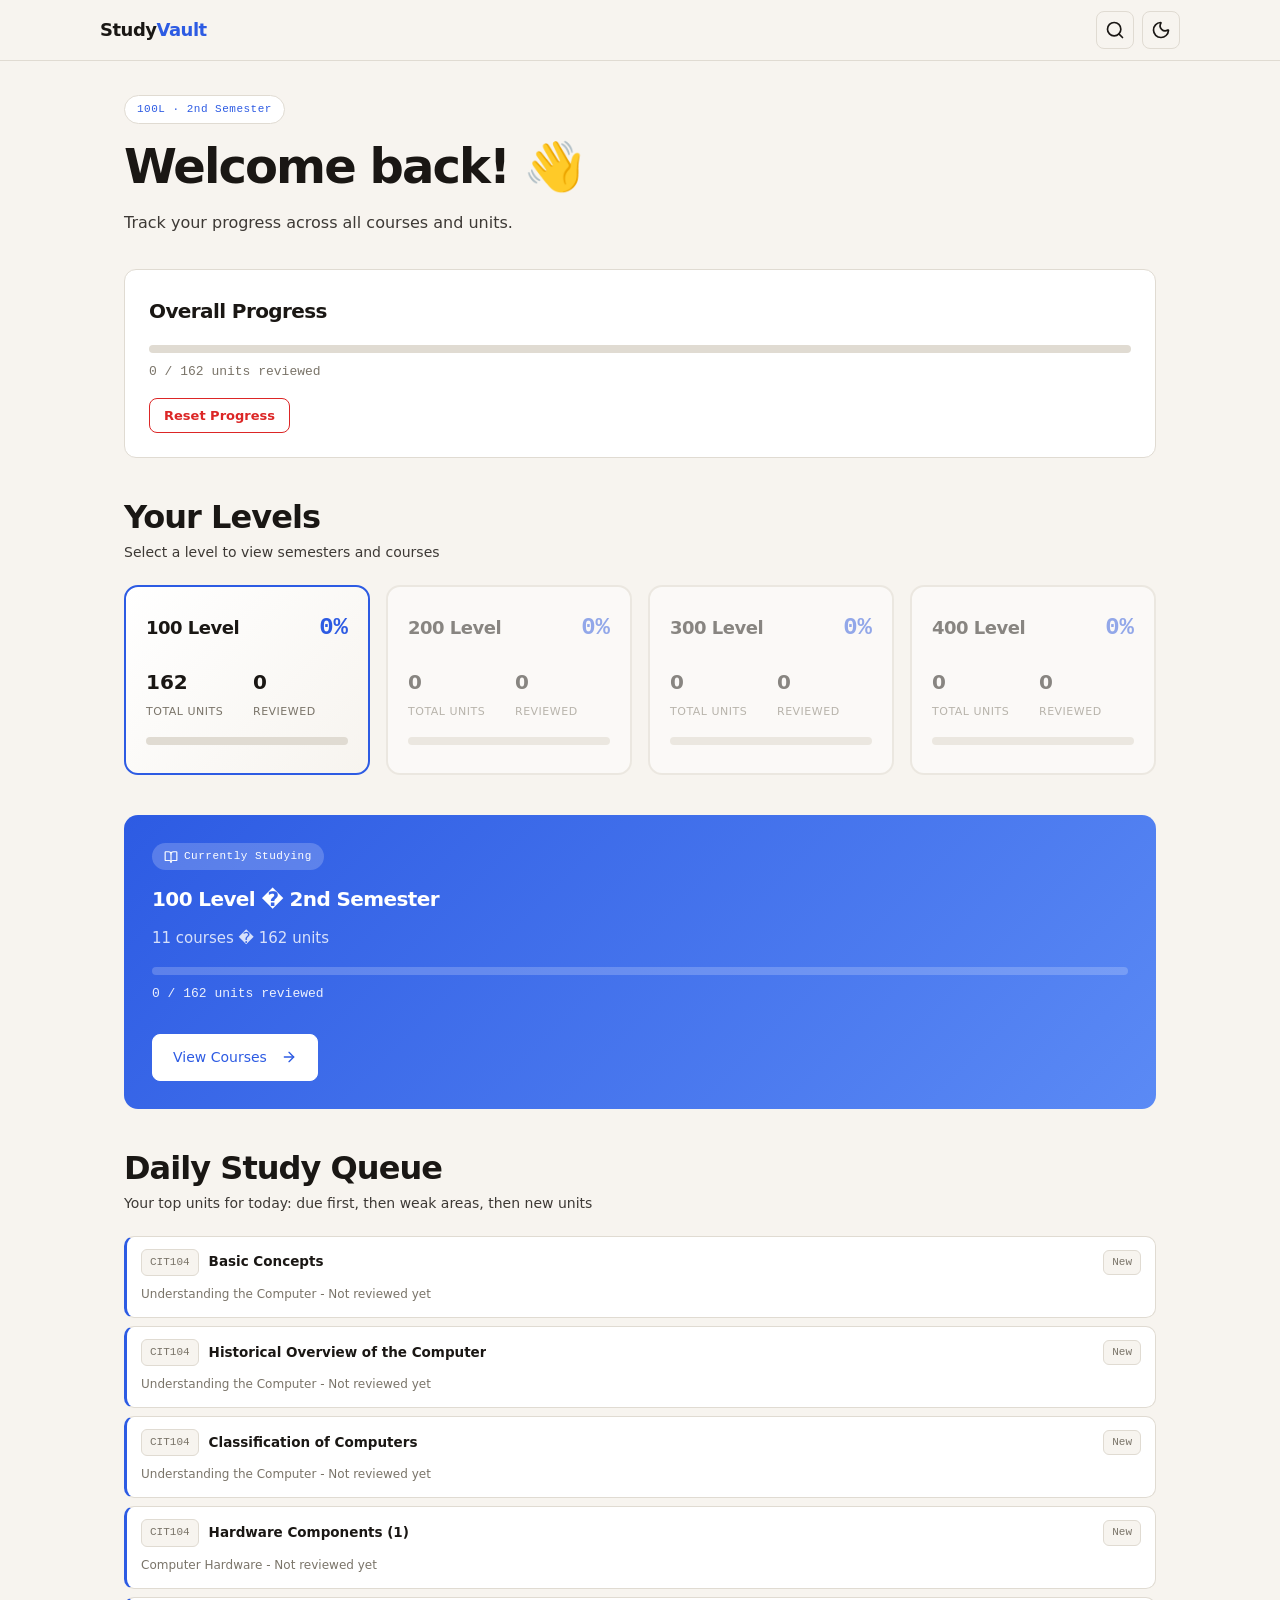
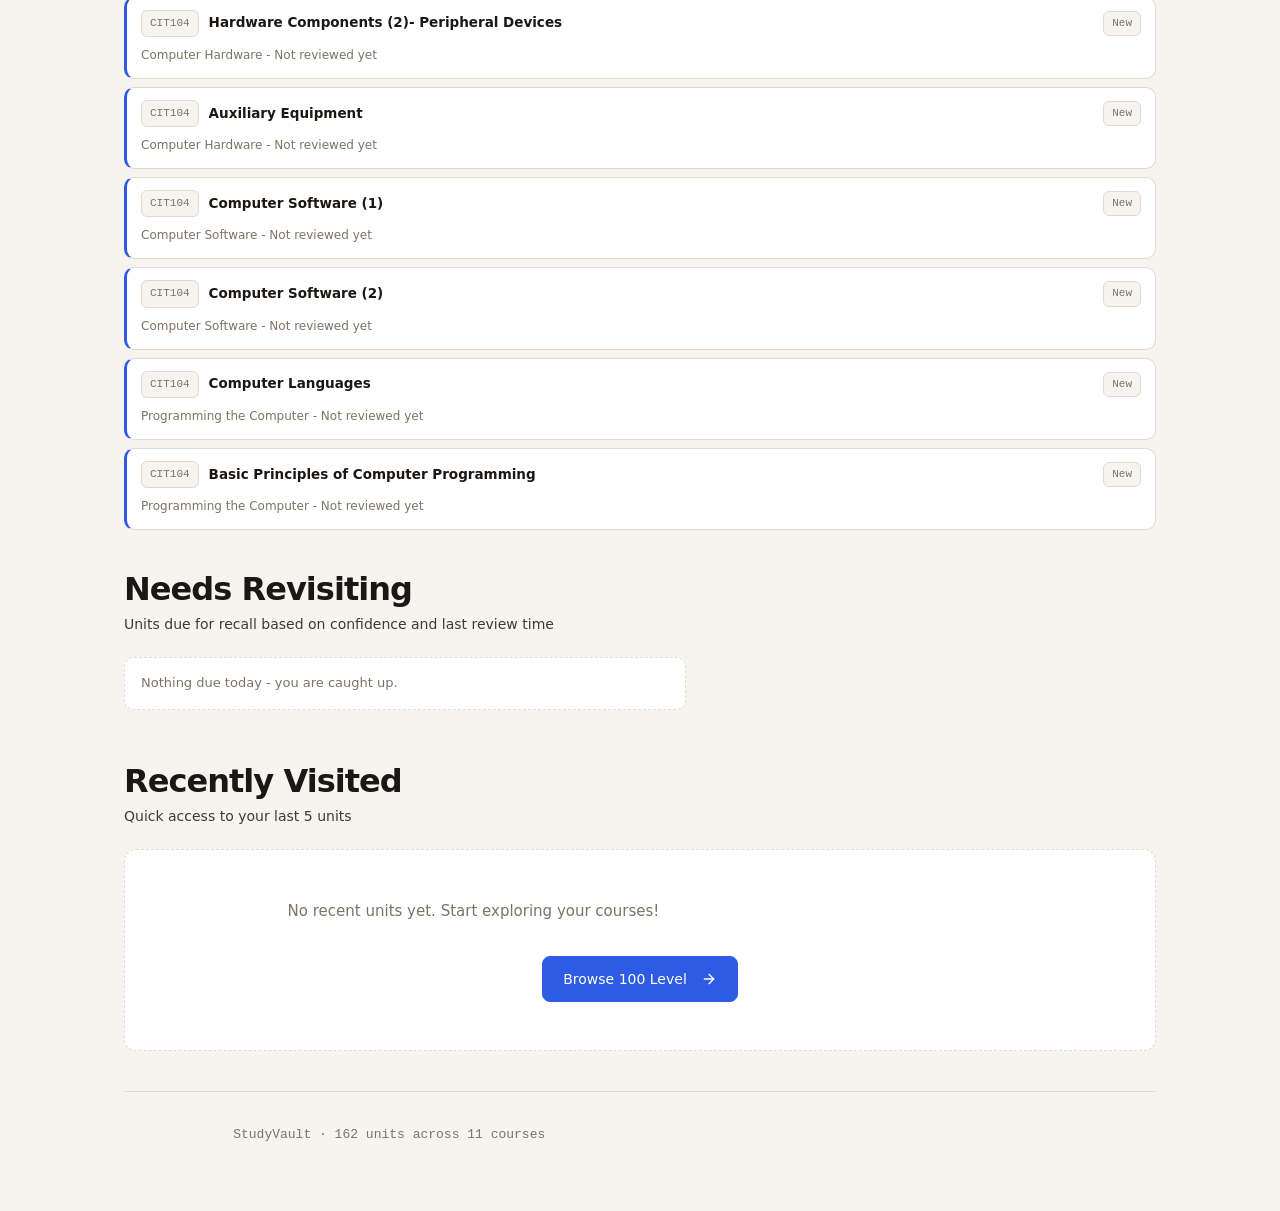
<file: index.html>
<!DOCTYPE html>
<html lang="en">
<head>
  <meta charset="UTF-8">
  <meta name="viewport" content="width=device-width, initial-scale=1.0">
  <title>StudyVault — Dashboard</title>

  <link rel="manifest" href="site.webmanifest">
  <meta name="theme-color" content="#2d5be3">
  <link rel="icon" href="assets/icons/studyvault-icon.svg" type="image/svg+xml">
  <link rel="stylesheet" href="assets/css/styles.css">
  <!-- Lucide Icons (local first, CDN fallback) -->
  <script src="assets/js/lucide.minn.js" onerror="var s=document.createElement('script');s.src='https://unpkg.com/lucide@latest';document.head.appendChild(s)"></script>
</head>
<body>

  <div id="navbar"></div>
  
  <!-- Search Overlay -->
  <div id="search-overlay" class="search-overlay">
    <div class="search-container">
      <div class="search-header">
        <i data-lucide="search" class="icon-md icon-muted"></i>
        <input type="text" id="search-input" class="search-input" placeholder="Search units, courses, modules... (Press / or Ctrl+K)" oninput="handleSearch(this.value)">
        <button class="search-close" onclick="closeSearch()"><i data-lucide="x" class="icon-lg"></i></button>
      </div>
      <div id="search-results" class="search-results"></div>
    </div>
  </div>

  <main class="container">
    <!-- Welcome Section -->
    <div class="welcome-section">
      <div class="welcome-eyebrow">100L · 2nd Semester</div>
      <h1>Welcome back! 👋</h1>
      <p class="welcome-text">Track your progress across all courses and units.</p>
    </div>

    <!-- Global Progress -->
    <div class="global-progress-card">
      <h3>Overall Progress</h3>
      <div id="global-progress"></div>
      <div class="global-progress-actions">
        <button id="resetProgressBtn" class="reset-progress-btn" type="button">Reset Progress</button>
      </div>
    </div>

    <!-- Level Cards Grid -->
    <div class="section-header">
      <h2>Your Levels</h2>
      <p class="text-muted">Select a level to view semesters and courses</p>
    </div>
    <div id="level-cards-grid" class="level-cards-grid"></div>

    <!-- Currently Studying -->
    <div id="currently-studying" class="currently-studying"></div>

    <!-- Daily Study Queue -->
    <div class="section-header mt-4">
      <h2>Daily Study Queue</h2>
      <p class="text-muted">Your top units for today: due first, then weak areas, then new units</p>
    </div>
    <div id="dailyQueue" class="daily-queue-list"></div>

    <!-- Needs Revisiting -->
    <div class="section-header mt-4">
      <h2>Needs Revisiting</h2>
      <p class="text-muted">Units due for recall based on confidence and last review time</p>
    </div>
    <div id="dueSection" class="due-list"></div>

    <!-- Recent Units -->
    <div class="section-header mt-4">
      <h2>Recently Visited</h2>
      <p class="text-muted">Quick access to your last 5 units</p>
    </div>
    <div id="recent-units-list" class="recent-units-list"></div>

    <!-- Footer -->
    <footer class="dashboard-footer">
      <p>StudyVault · 162 units across 11 courses</p>
    </footer>
  </main>

  <script src="assets/js/data.js"></script>
  <script src="assets/js/icons.js"></script>
  <script src="assets/js/animations.js"></script>
  <script src="assets/js/app.js"></script>
  <script src="assets/js/dashboard.js"></script>
</body>
</html>
</file>
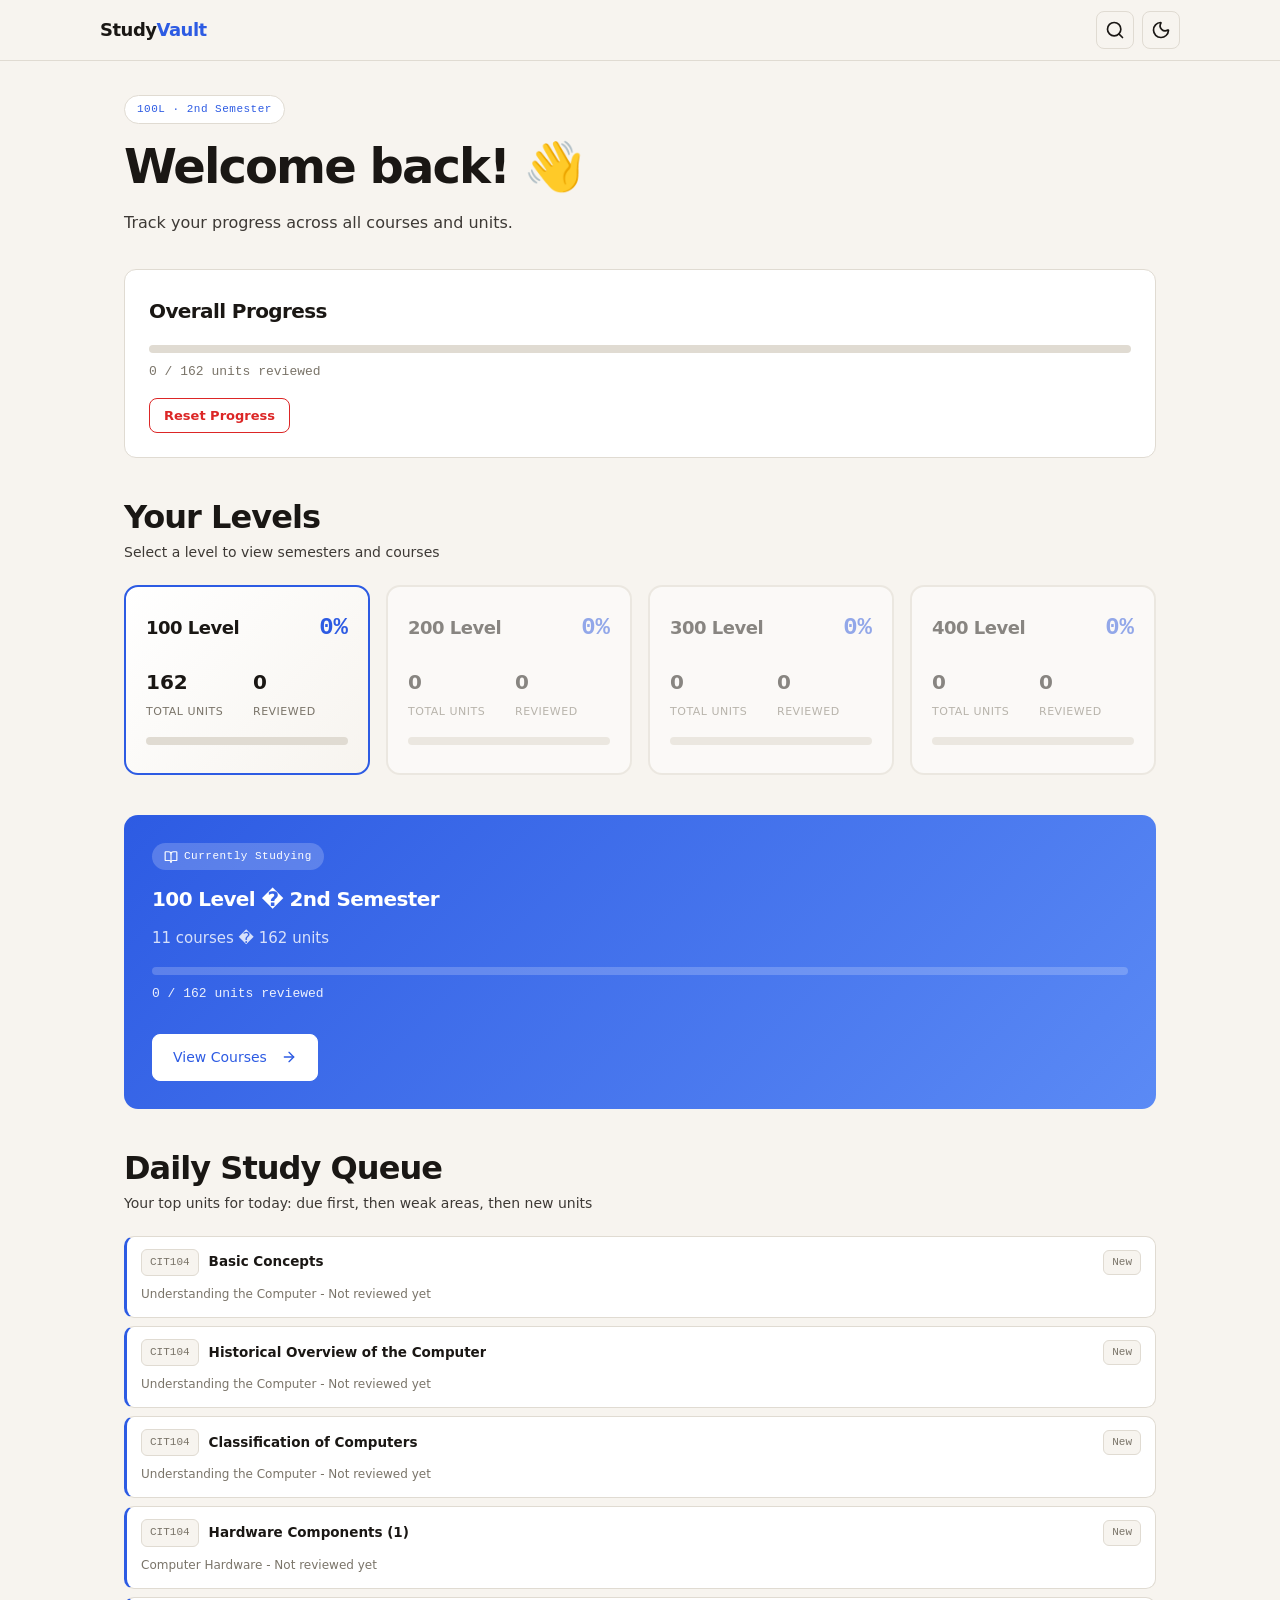
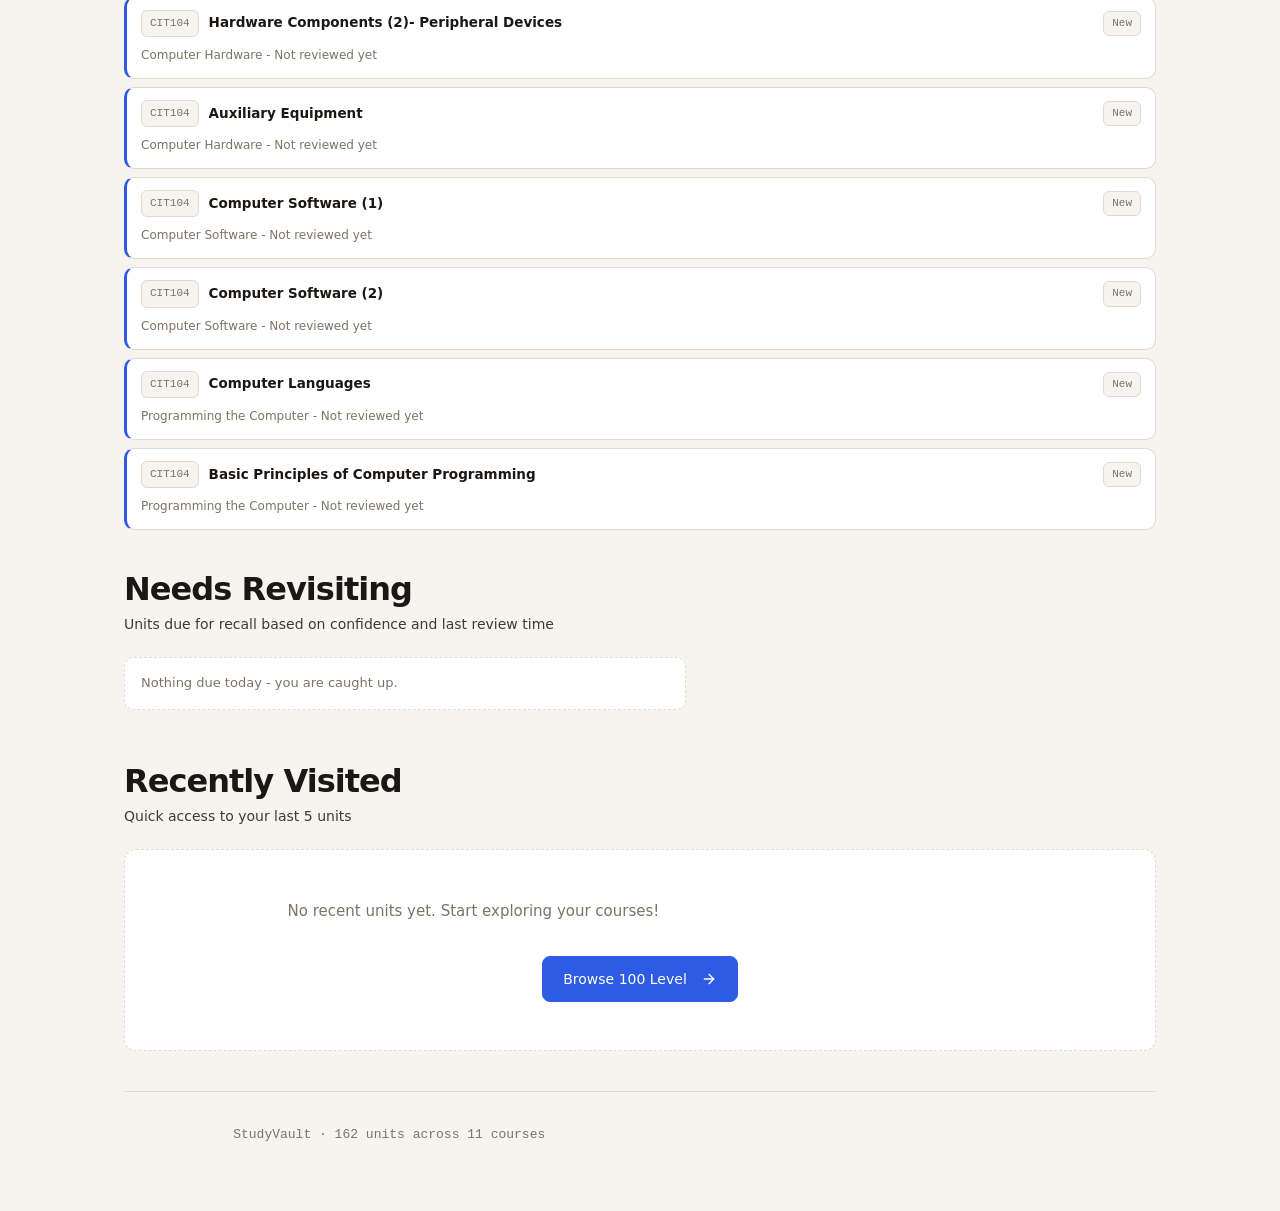
<file: course.html>
<!DOCTYPE html>
<html lang="en">

<head>
    <meta charset="UTF-8">
    <meta name="viewport" content="width=device-width, initial-scale=1.0">
    <title>StudyVault — Course</title>

    <link rel="manifest" href="site.webmanifest">
    <meta name="theme-color" content="#2d5be3">
    <link rel="icon" href="assets/icons/studyvault-icon.svg" type="image/svg+xml">
    <link rel="stylesheet" href="assets/css/styles.css">
    <!-- Lucide Icons (local first, CDN fallback) -->
    <script src="assets/js/lucide.minn.js" onerror="var s=document.createElement('script');s.src='https://unpkg.com/lucide@latest';document.head.appendChild(s)"></script>
</head>

<body>

    <div id="navbar"></div>
    
    <!-- Search Overlay -->
    <div id="search-overlay" class="search-overlay">
        <div class="search-container">
            <div class="search-header">
                <i data-lucide="search" class="icon-md icon-muted"></i>
                <input type="text" id="search-input" class="search-input" placeholder="Search units, courses, modules... (Press / or Ctrl+K)" oninput="handleSearch(this.value)">
                <button class="search-close" onclick="closeSearch()"><i data-lucide="x" class="icon-lg"></i></button>
            </div>
            <div id="search-results" class="search-results"></div>
        </div>
    </div>

    <main class="container">
        <!-- Breadcrumb -->
        <div id="breadcrumb"></div>

        <!-- Course Header -->
        <div id="course-header" class="course-header"></div>

        <!-- Module List -->
        <div id="module-list" class="module-list"></div>
    </main>

    <script src="assets/js/data.js"></script>
    <script src="assets/js/icons.js"></script>
    <script src="assets/js/animations.js"></script>
    <script src="assets/js/app.js"></script>
    <script src="assets/js/course.js"></script>
</body>

</html>
</file>
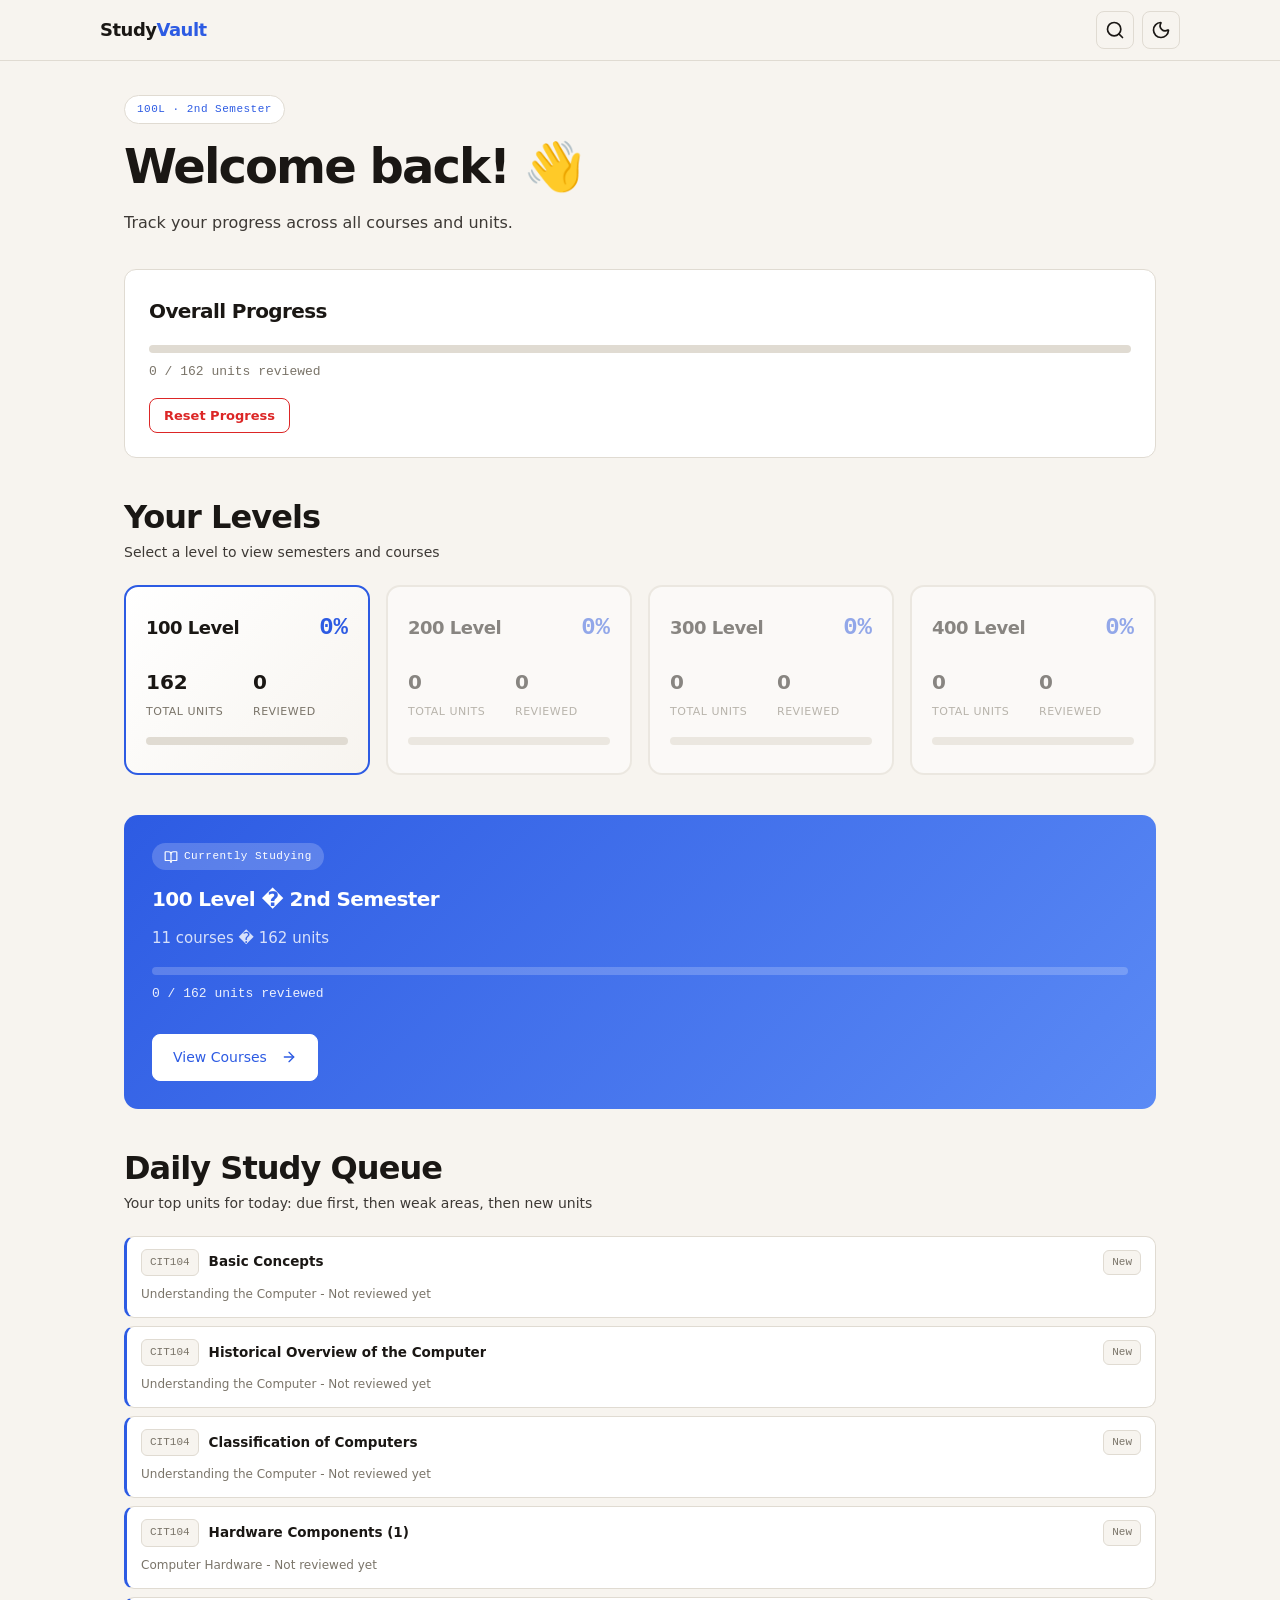
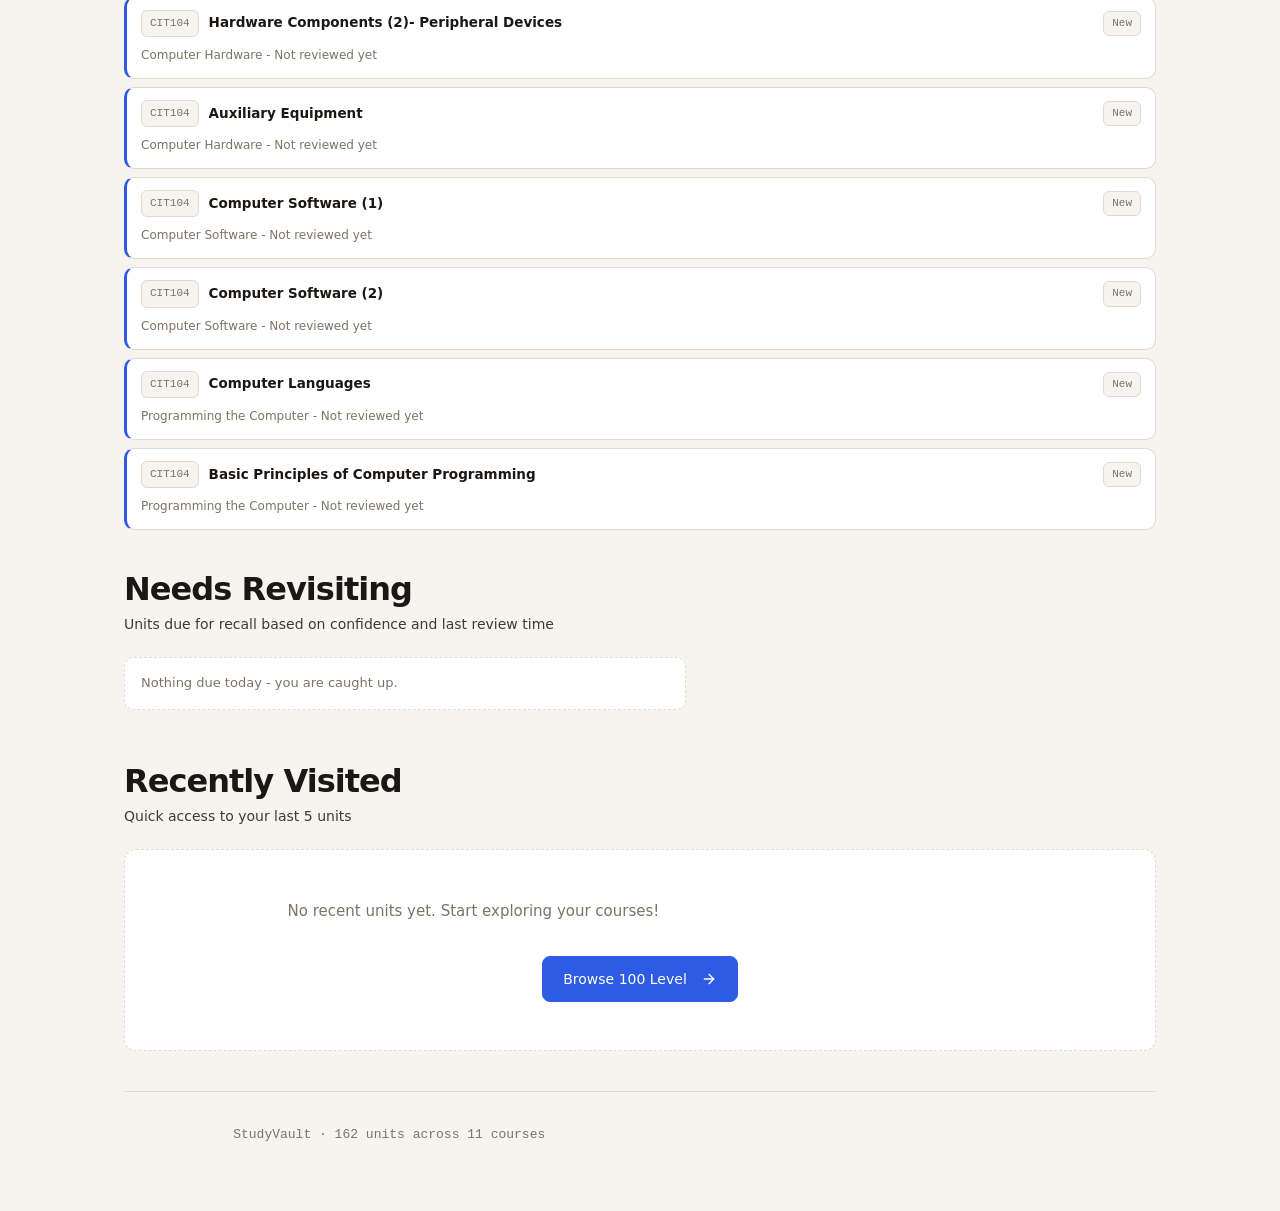
<file: explanation.html>
<!DOCTYPE html>
<html lang="en">

<head>
    <meta charset="UTF-8">
    <meta name="viewport" content="width=device-width, initial-scale=1.0">
    <title>StudyVault - Unit Explanation</title>

    <link rel="manifest" href="site.webmanifest">
    <meta name="theme-color" content="#2d5be3">
    <link rel="icon" href="assets/icons/studyvault-icon.svg" type="image/svg+xml">
    <link rel="stylesheet" href="assets/css/styles.css">
    <script src="assets/js/lucide.minn.js" onerror="var s=document.createElement('script');s.src='https://unpkg.com/lucide@latest';document.head.appendChild(s)"></script>
</head>

<body>
    <div id="reading-progress"></div>

    <div id="navbar"></div>

    <div id="search-overlay" class="search-overlay">
        <div class="search-container">
            <div class="search-header">
                <i data-lucide="search" class="icon-md icon-muted"></i>
                <input type="text" id="search-input" class="search-input" placeholder="Search units, courses, modules... (Press / or Ctrl+K)" oninput="handleSearch(this.value)">
                <button class="search-close" onclick="closeSearch()"><i data-lucide="x" class="icon-lg"></i></button>
            </div>
            <div id="search-results" class="search-results"></div>
        </div>
    </div>

    <main class="container explanation-container">
        <div id="breadcrumb"></div>
        <section id="explanation-hero" class="explanation-hero"></section>
        <nav id="explanation-flow" class="explanation-flow" aria-label="Explanation progress"></nav>
        <section id="explanation-content" class="explanation-content"></section>
        <section id="explanation-recap" class="explanation-recap"></section>
        <div id="explanation-navigation" class="explanation-navigation"></div>
    </main>

    <a id="back-btn" href="#" class="back-float">
        <i data-lucide="arrow-left" class="icon-sm"></i>
        Back to Summary
    </a>

    <script src="assets/js/data.js"></script>
    <script src="assets/js/icons.js"></script>
    <script src="assets/js/animations.js"></script>
    <script src="assets/js/app.js"></script>
    <script src="assets/js/explanations.js"></script>
    <script src="assets/js/explanation-audio.js"></script>
    <script src="assets/js/explanation.js"></script>
</body>

</html>
</file>
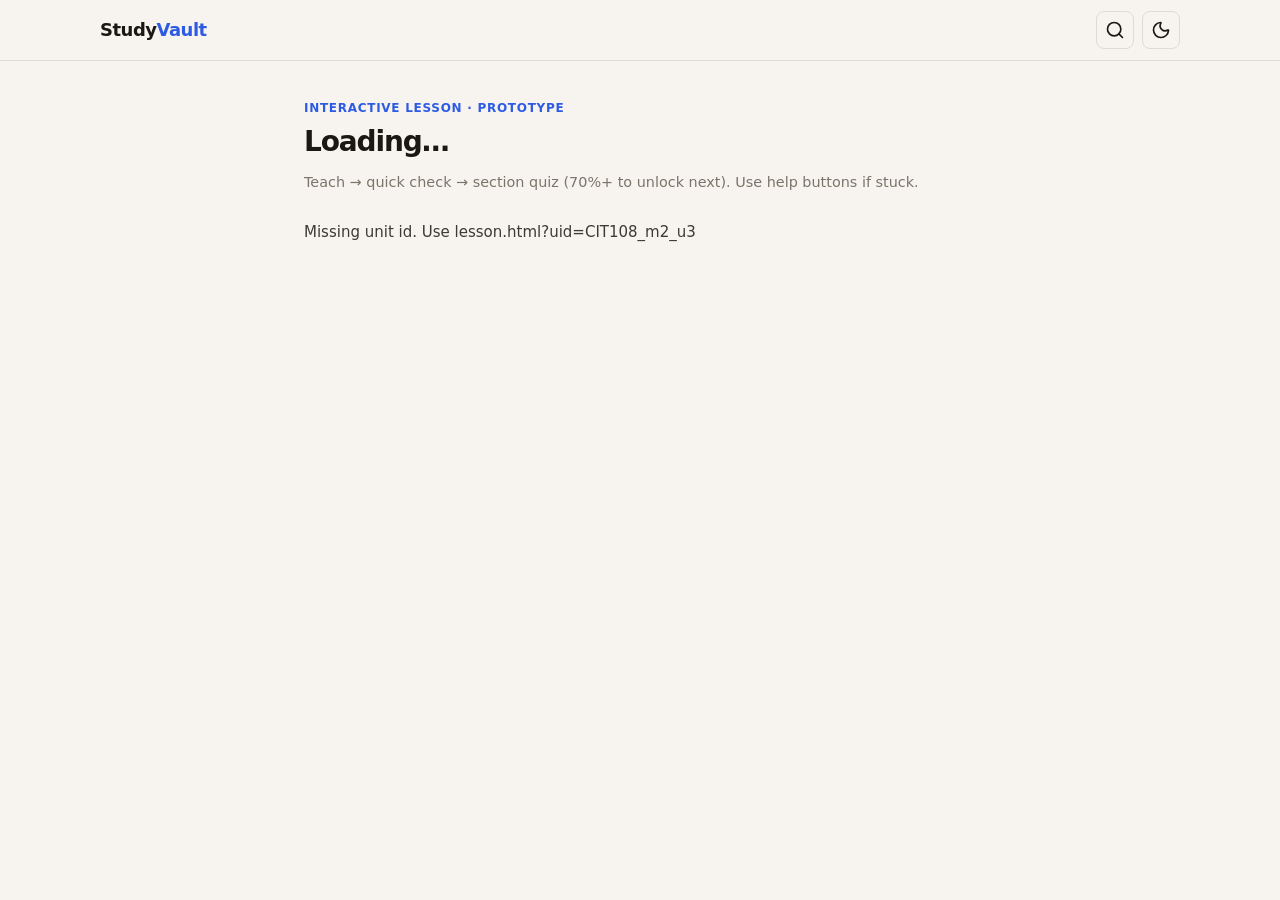
<file: lesson.html>
<!DOCTYPE html>
<html lang="en">

<head>
    <meta charset="UTF-8">
    <meta name="viewport" content="width=device-width, initial-scale=1.0">
    <title>StudyVault — Interactive Lesson</title>

    <link rel="manifest" href="site.webmanifest">
    <meta name="theme-color" content="#2d5be3">
    <link rel="icon" href="assets/icons/studyvault-icon.svg" type="image/svg+xml">
    <link rel="stylesheet" href="assets/css/styles.css">
    <link rel="stylesheet" href="assets/css/lesson.css">
    <link rel="stylesheet" href="assets/css/lesson-diagrams.css">
    <!-- Lucide Icons (local first, CDN fallback) -->
    <script src="assets/js/lucide.minn.js" onerror="var s=document.createElement('script');s.src='https://unpkg.com/lucide@latest';document.head.appendChild(s)"></script>
</head>

<body class="lesson-page">

    <div id="navbar"></div>

    <main class="container">
        <header class="lesson-header">
            <span class="lesson-badge">Interactive lesson · Prototype</span>
            <h1 id="lesson-title">Loading…</h1>
            <p class="lesson-meta" id="lesson-meta"></p>
            <p class="text-muted" style="margin-top:0.5rem;font-size:0.9rem;">
                Teach → quick check → section quiz (70%+ to unlock next). Use help buttons if stuck.
            </p>
        </header>

        <div id="lesson-root"></div>
    </main>

    <script src="assets/js/data.js"></script>
    <script src="assets/js/app.js"></script>
    <script src="assets/js/lesson-diagrams.js"></script>
    <script src="assets/js/lessons/CIT108_m2_u3.js"></script>
    <script src="assets/js/lesson-engine.js"></script>
    <script>
        document.addEventListener('DOMContentLoaded', function () {
            if (window.lucide) lucide.createIcons();
        });
    </script>
</body>

</html>
</file>
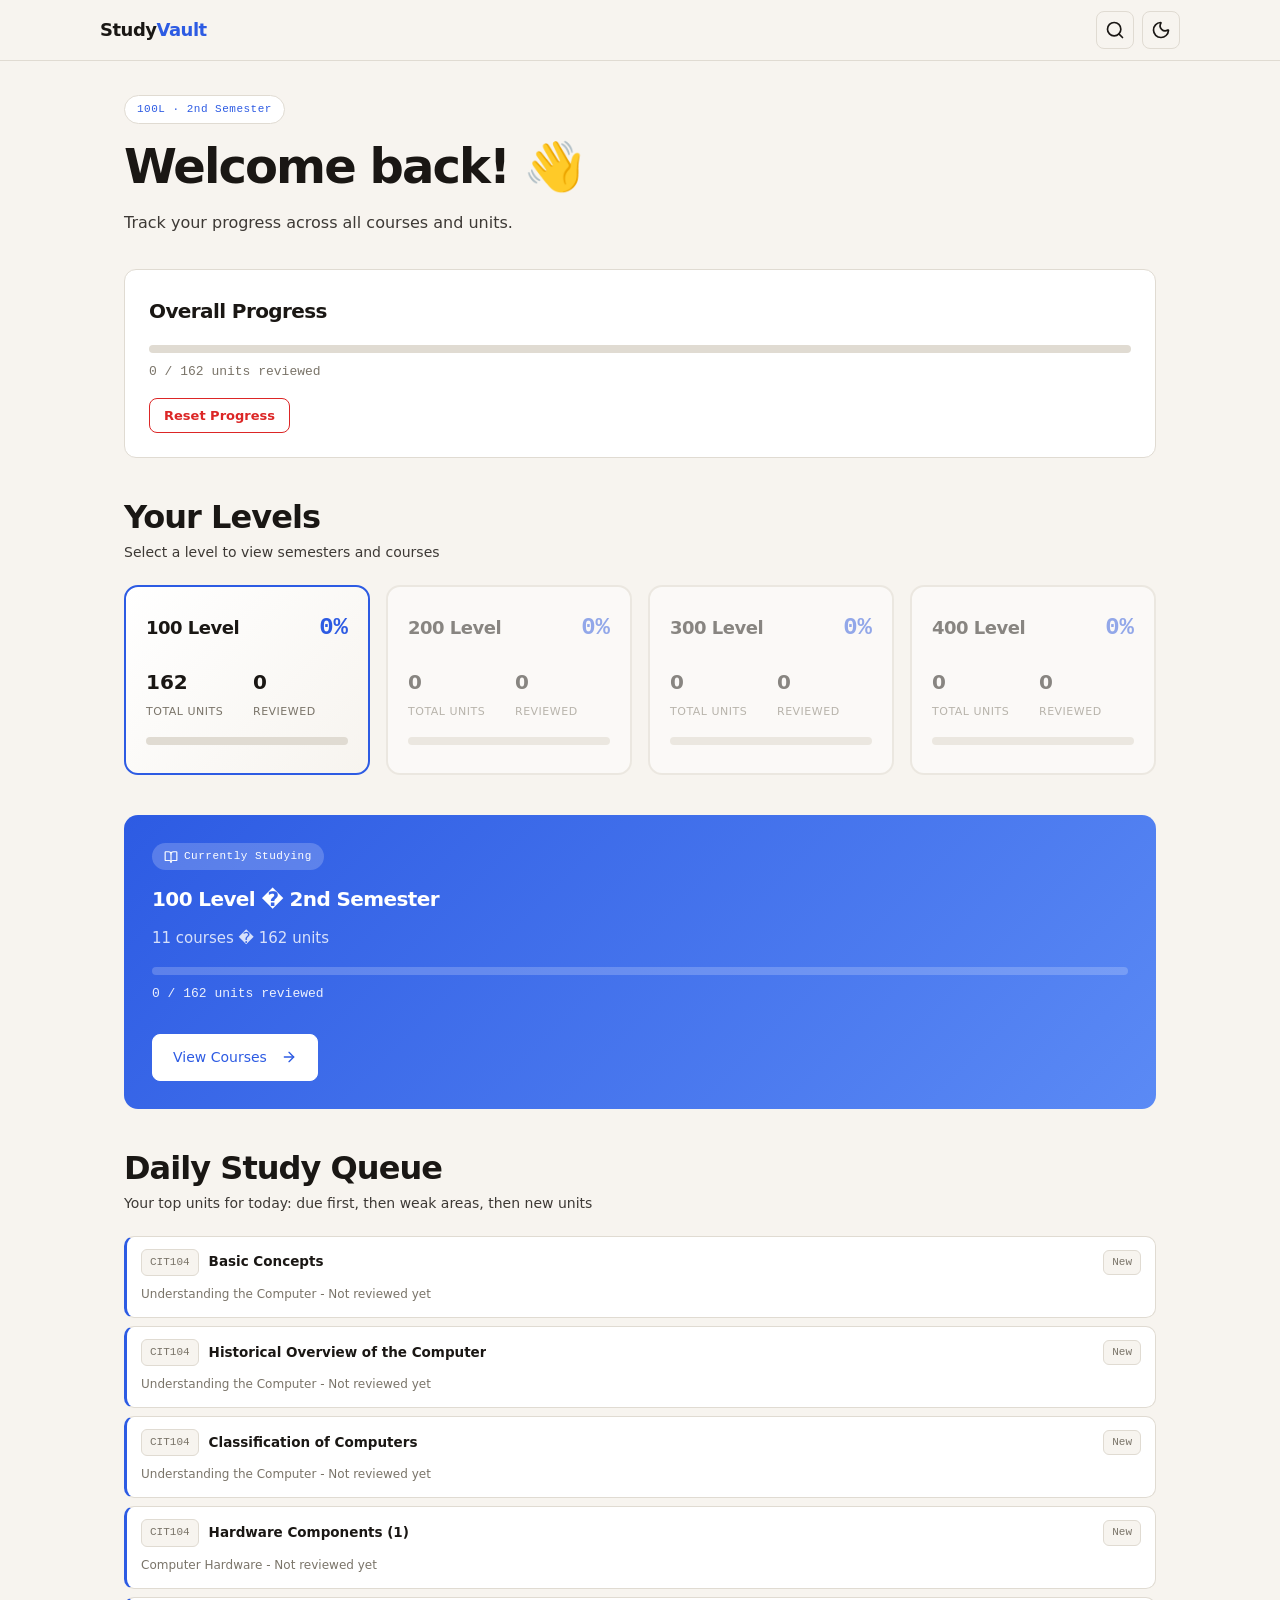
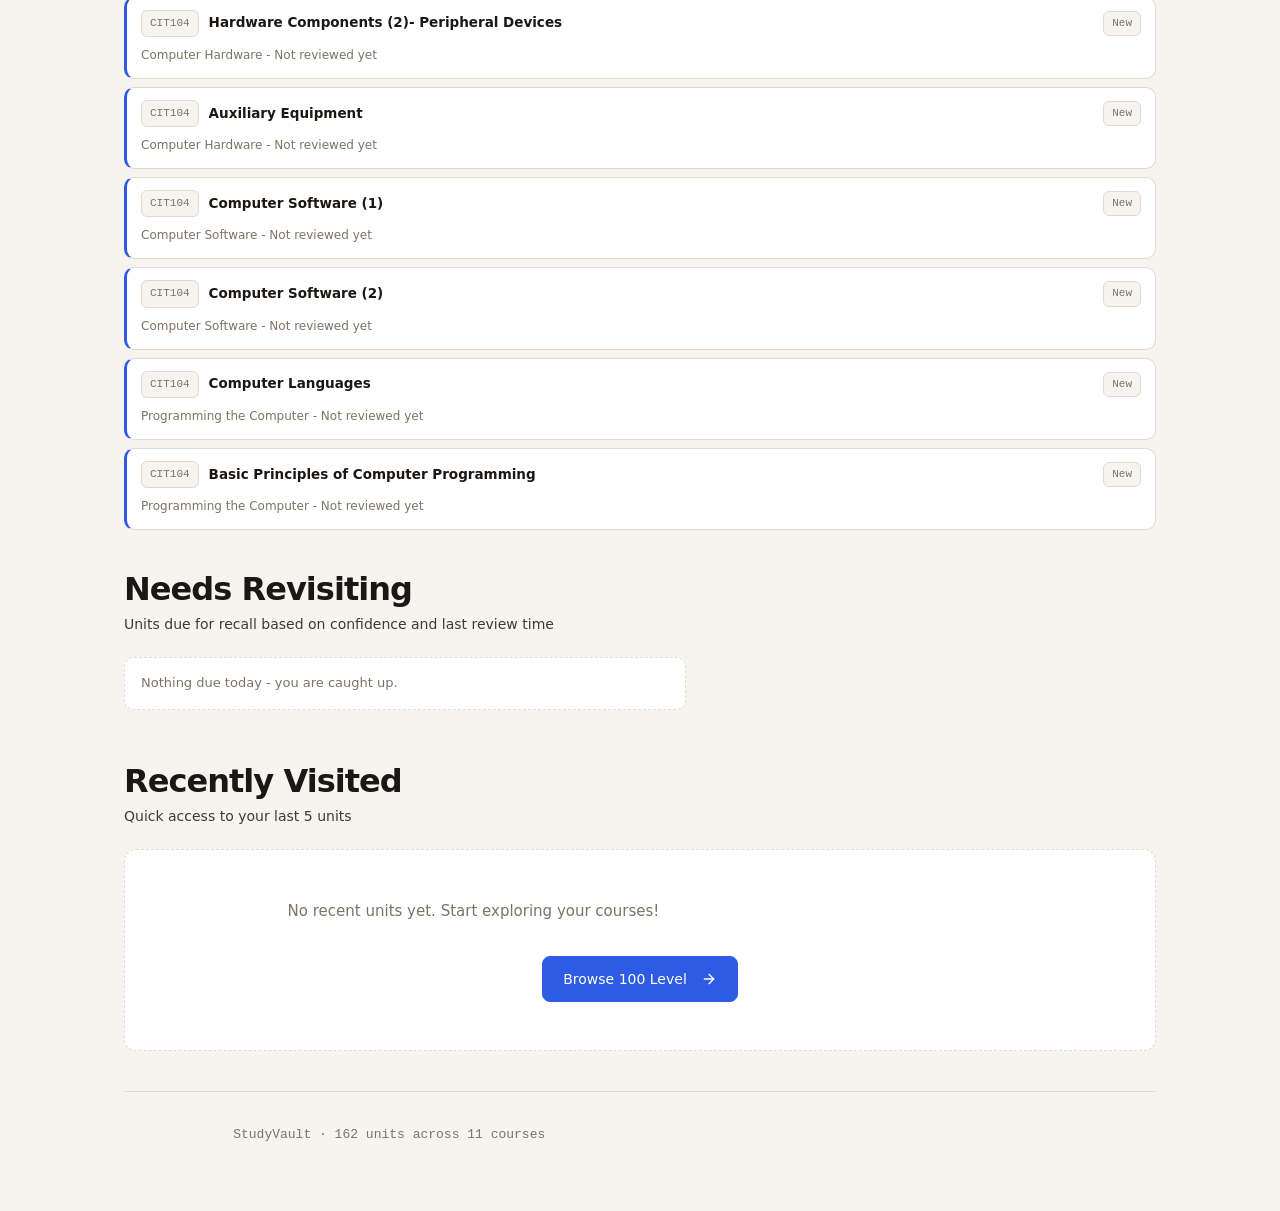
<file: level.html>
<!DOCTYPE html>
<html lang="en">

<head>
    <meta charset="UTF-8">
    <meta name="viewport" content="width=device-width, initial-scale=1.0">
    <title>StudyVault — Level</title>

    <link rel="manifest" href="site.webmanifest">
    <meta name="theme-color" content="#2d5be3">
    <link rel="icon" href="assets/icons/studyvault-icon.svg" type="image/svg+xml">
    <link rel="stylesheet" href="assets/css/styles.css">
    <!-- Lucide Icons (local first, CDN fallback) -->
    <script src="assets/js/lucide.minn.js" onerror="var s=document.createElement('script');s.src='https://unpkg.com/lucide@latest';document.head.appendChild(s)"></script>
</head>

<body>

    <div id="navbar"></div>
    
    <!-- Search Overlay -->
    <div id="search-overlay" class="search-overlay">
        <div class="search-container">
            <div class="search-header">
                <i data-lucide="search" class="icon-md icon-muted"></i>
                <input type="text" id="search-input" class="search-input" placeholder="Search units, courses, modules... (Press / or Ctrl+K)" oninput="handleSearch(this.value)">
                <button class="search-close" onclick="closeSearch()"><i data-lucide="x" class="icon-lg"></i></button>
            </div>
            <div id="search-results" class="search-results"></div>
        </div>
    </div>

    <main class="container">
        <!-- Breadcrumb -->
        <div id="breadcrumb"></div>

        <!-- Level Header -->
        <div id="level-header" class="level-header"></div>

        <!-- Semester Cards -->
        <div id="semester-cards" class="semester-cards-grid"></div>
    </main>

    <script src="assets/js/data.js"></script>
    <script src="assets/js/icons.js"></script>
    <script src="assets/js/animations.js"></script>
    <script src="assets/js/app.js"></script>
    <script src="assets/js/level.js"></script>
</body>

</html>
</file>
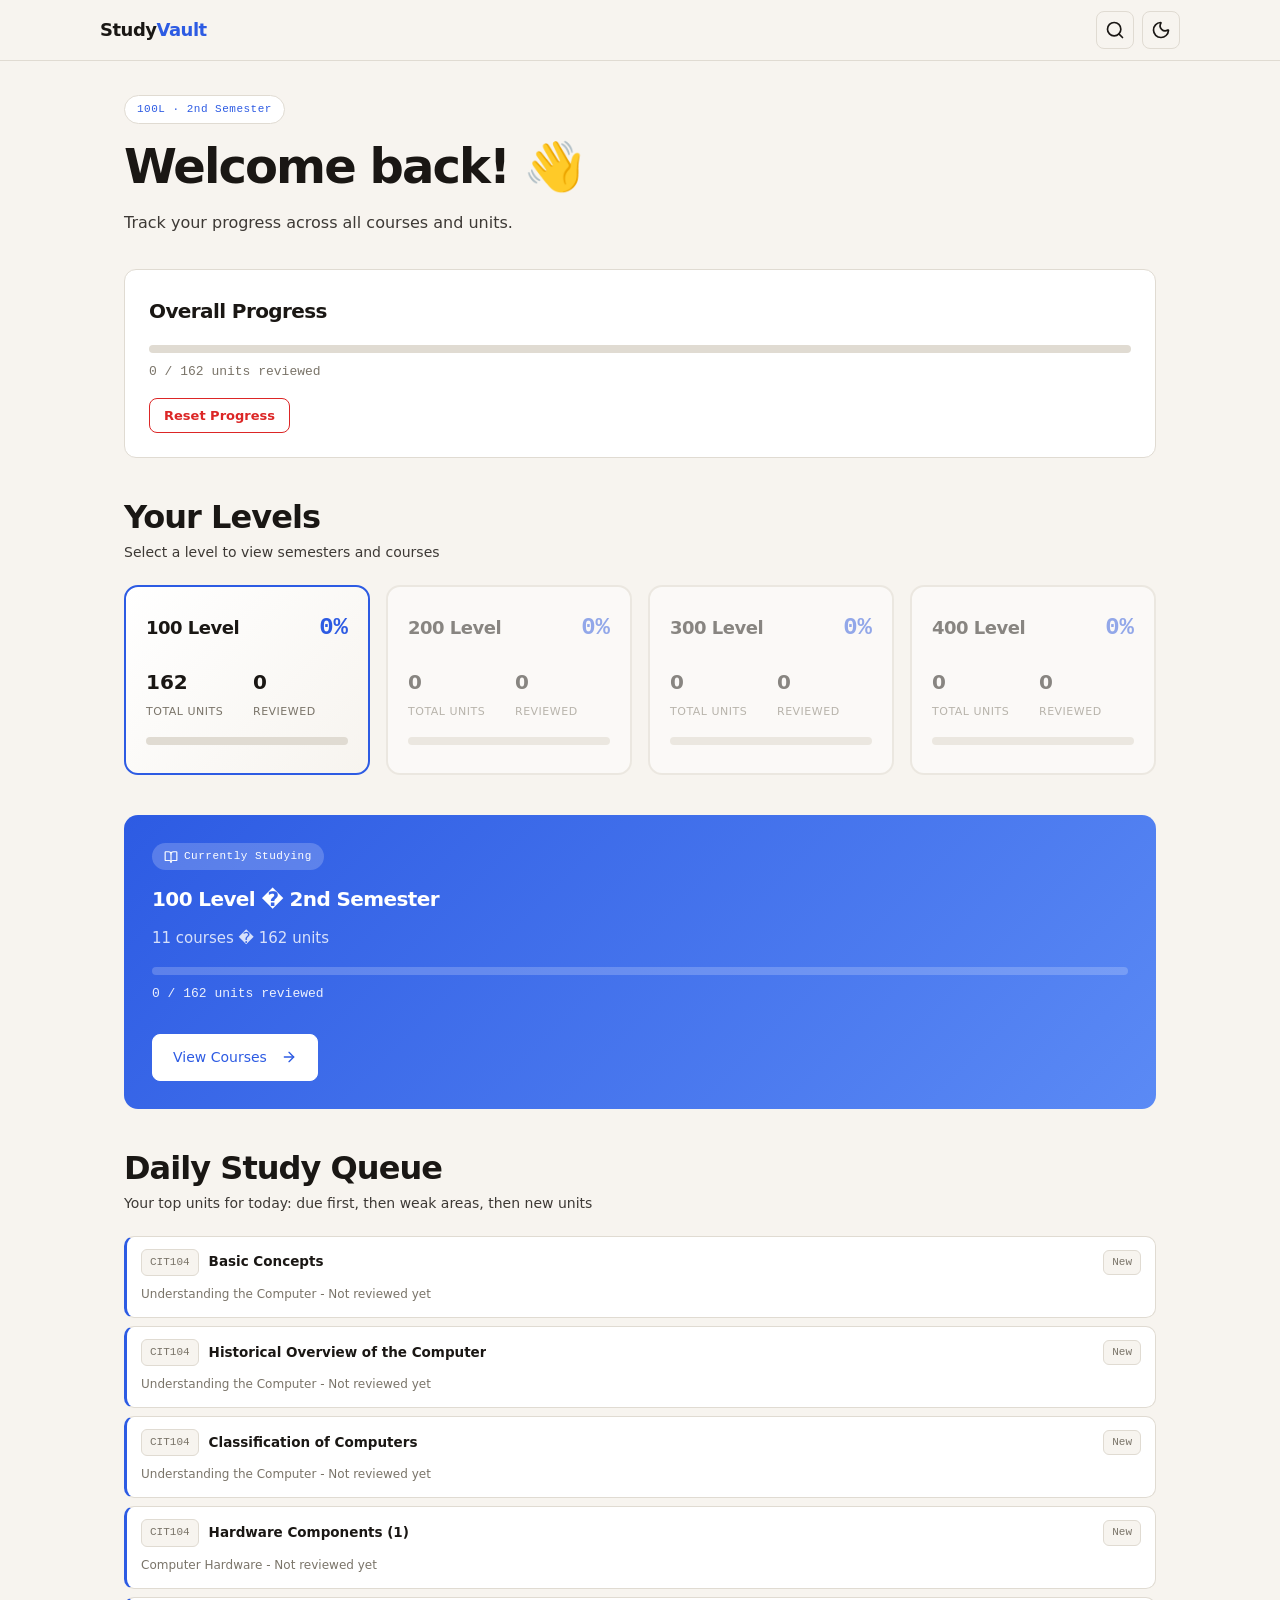
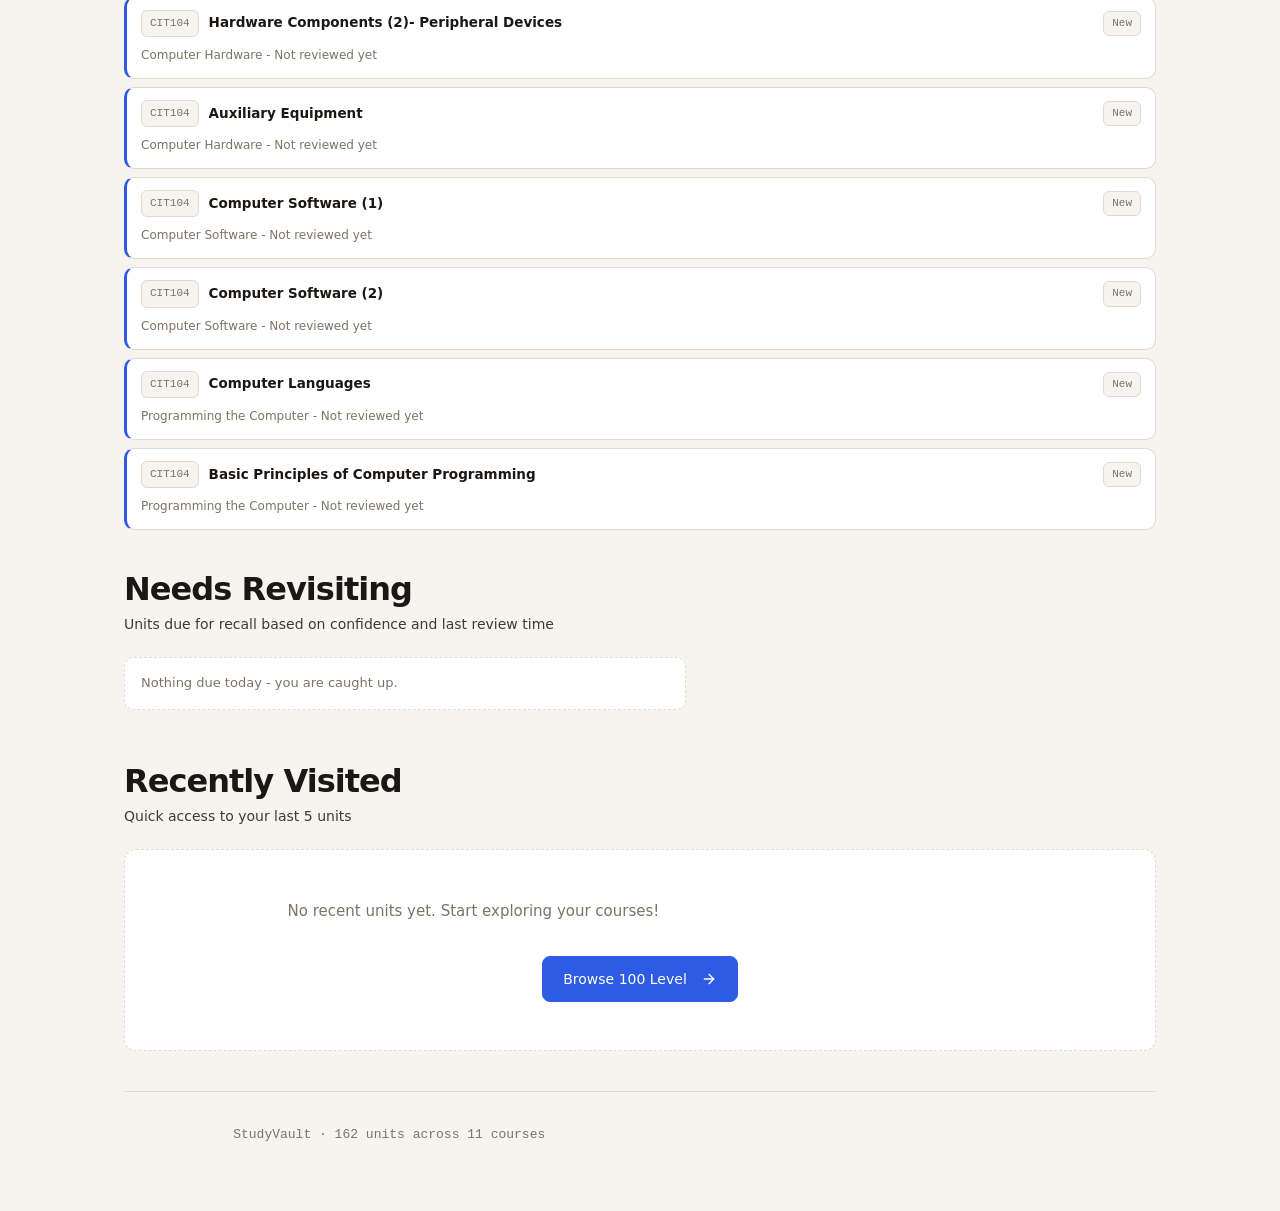
<file: module.html>
<!DOCTYPE html>
<html lang="en">

<head>
    <meta charset="UTF-8">
    <meta name="viewport" content="width=device-width, initial-scale=1.0">
    <title>StudyVault — Module</title>

    <link rel="manifest" href="site.webmanifest">
    <meta name="theme-color" content="#2d5be3">
    <link rel="icon" href="assets/icons/studyvault-icon.svg" type="image/svg+xml">
    <link rel="stylesheet" href="assets/css/styles.css">
    <!-- Lucide Icons (local first, CDN fallback) -->
    <script src="assets/js/lucide.minn.js" onerror="var s=document.createElement('script');s.src='https://unpkg.com/lucide@latest';document.head.appendChild(s)"></script>
</head>

<body>

    <div id="navbar"></div>
    
    <!-- Search Overlay -->
    <div id="search-overlay" class="search-overlay">
        <div class="search-container">
            <div class="search-header">
                <i data-lucide="search" class="icon-md icon-muted"></i>
                <input type="text" id="search-input" class="search-input" placeholder="Search units, courses, modules... (Press / or Ctrl+K)" oninput="handleSearch(this.value)">
                <button class="search-close" onclick="closeSearch()"><i data-lucide="x" class="icon-lg"></i></button>
            </div>
            <div id="search-results" class="search-results"></div>
        </div>
    </div>

    <main class="container">
        <!-- Breadcrumb -->
        <div id="breadcrumb"></div>

        <!-- Module Header -->
        <div id="module-header" class="module-header"></div>

        <!-- Unit List -->
        <div id="unit-list" class="unit-list"></div>
    </main>

    <script src="assets/js/data.js"></script>
    <script src="assets/js/icons.js"></script>
    <script src="assets/js/animations.js"></script>
    <script src="assets/js/app.js"></script>
    <script src="assets/js/module.js"></script>
</body>

</html>
</file>
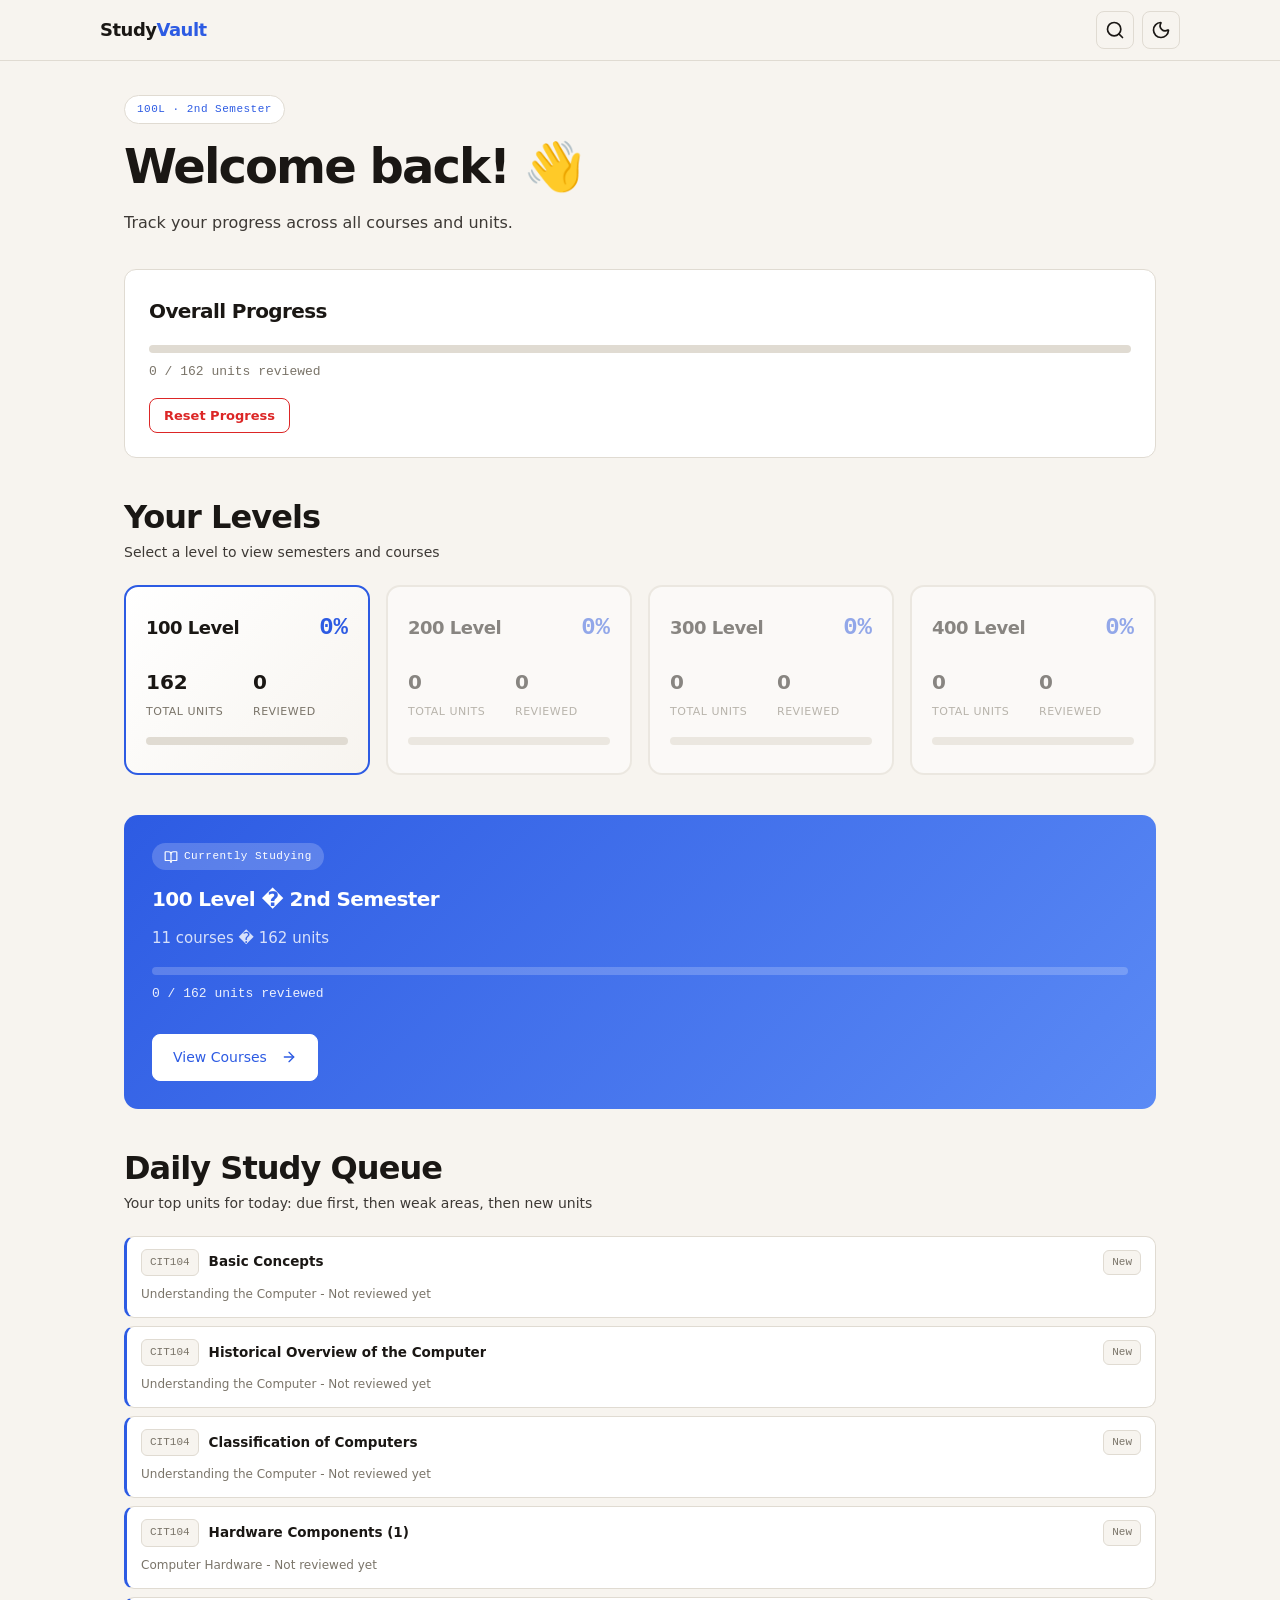
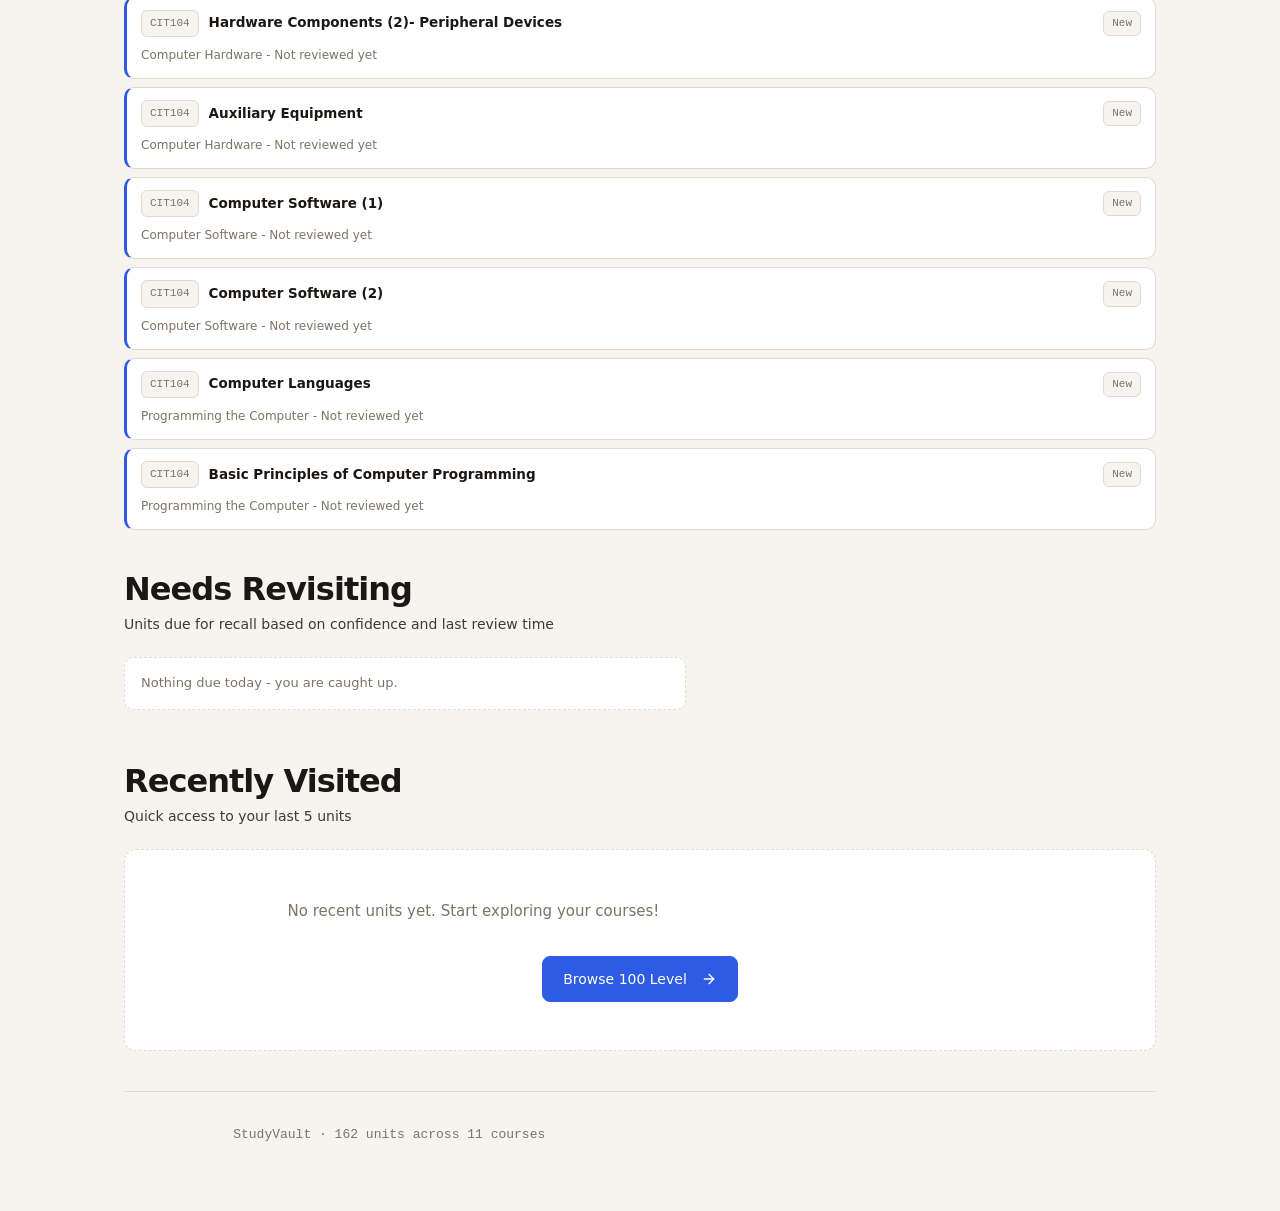
<file: recall.html>
<!DOCTYPE html>
<html lang="en">

<head>
    <meta charset="UTF-8">
    <meta name="viewport" content="width=device-width, initial-scale=1.0">
    <title>Recall Session - StudyVault</title>

    <link rel="manifest" href="site.webmanifest">
    <meta name="theme-color" content="#2d5be3">
    <link rel="icon" href="assets/icons/studyvault-icon.svg" type="image/svg+xml">
    <link rel="stylesheet" href="assets/css/styles.css">
</head>

<body class="recall-page">
    <div class="recall-topbar">
        <a id="exitBtn" href="#" class="recall-exit">Exit Session</a>
        <div id="sessionProgress" class="session-progress-label"></div>
        <div id="sessionCourseId" class="session-course-label"></div>
    </div>

    <div class="session-bar-wrap">
        <div id="sessionBar" class="session-bar"></div>
    </div>

    <main class="recall-main">
        <h1 id="unitTitle" class="recall-unit-title"></h1>

        <div id="recallPanel" class="recall-session-panel">
            <p class="recall-prompt">
                Write everything you remember about this unit. Do not look at notes.
            </p>
            <textarea id="recallInput" class="recall-textarea" placeholder="Start writing..."></textarea>
            <button id="showSummaryBtn" class="reveal-btn">Reveal Summary</button>
        </div>

        <div id="summaryPanel" class="recall-session-summary hidden"></div>

        <div id="confPanel" class="confidence-prompt hidden">
            <p>How did you do?</p>
            <div class="confidence-btns">
                <button class="conf-btn conf-hard" data-conf="hard">Struggled</button>
                <button class="conf-btn conf-medium" data-conf="medium">Missed some</button>
                <button class="conf-btn conf-easy" data-conf="easy">Got it all</button>
            </div>
        </div>

        <div id="navPanel" class="session-nav hidden">
            <button id="prevBtn" class="sess-nav-btn">Prev</button>
            <button id="nextBtn" class="sess-nav-btn sess-nav-next">Next</button>
        </div>
    </main>

    <script src="assets/js/data.js"></script>
    <script src="assets/js/app.js"></script>
    <script src="assets/js/recall.js"></script>
</body>

</html>
</file>
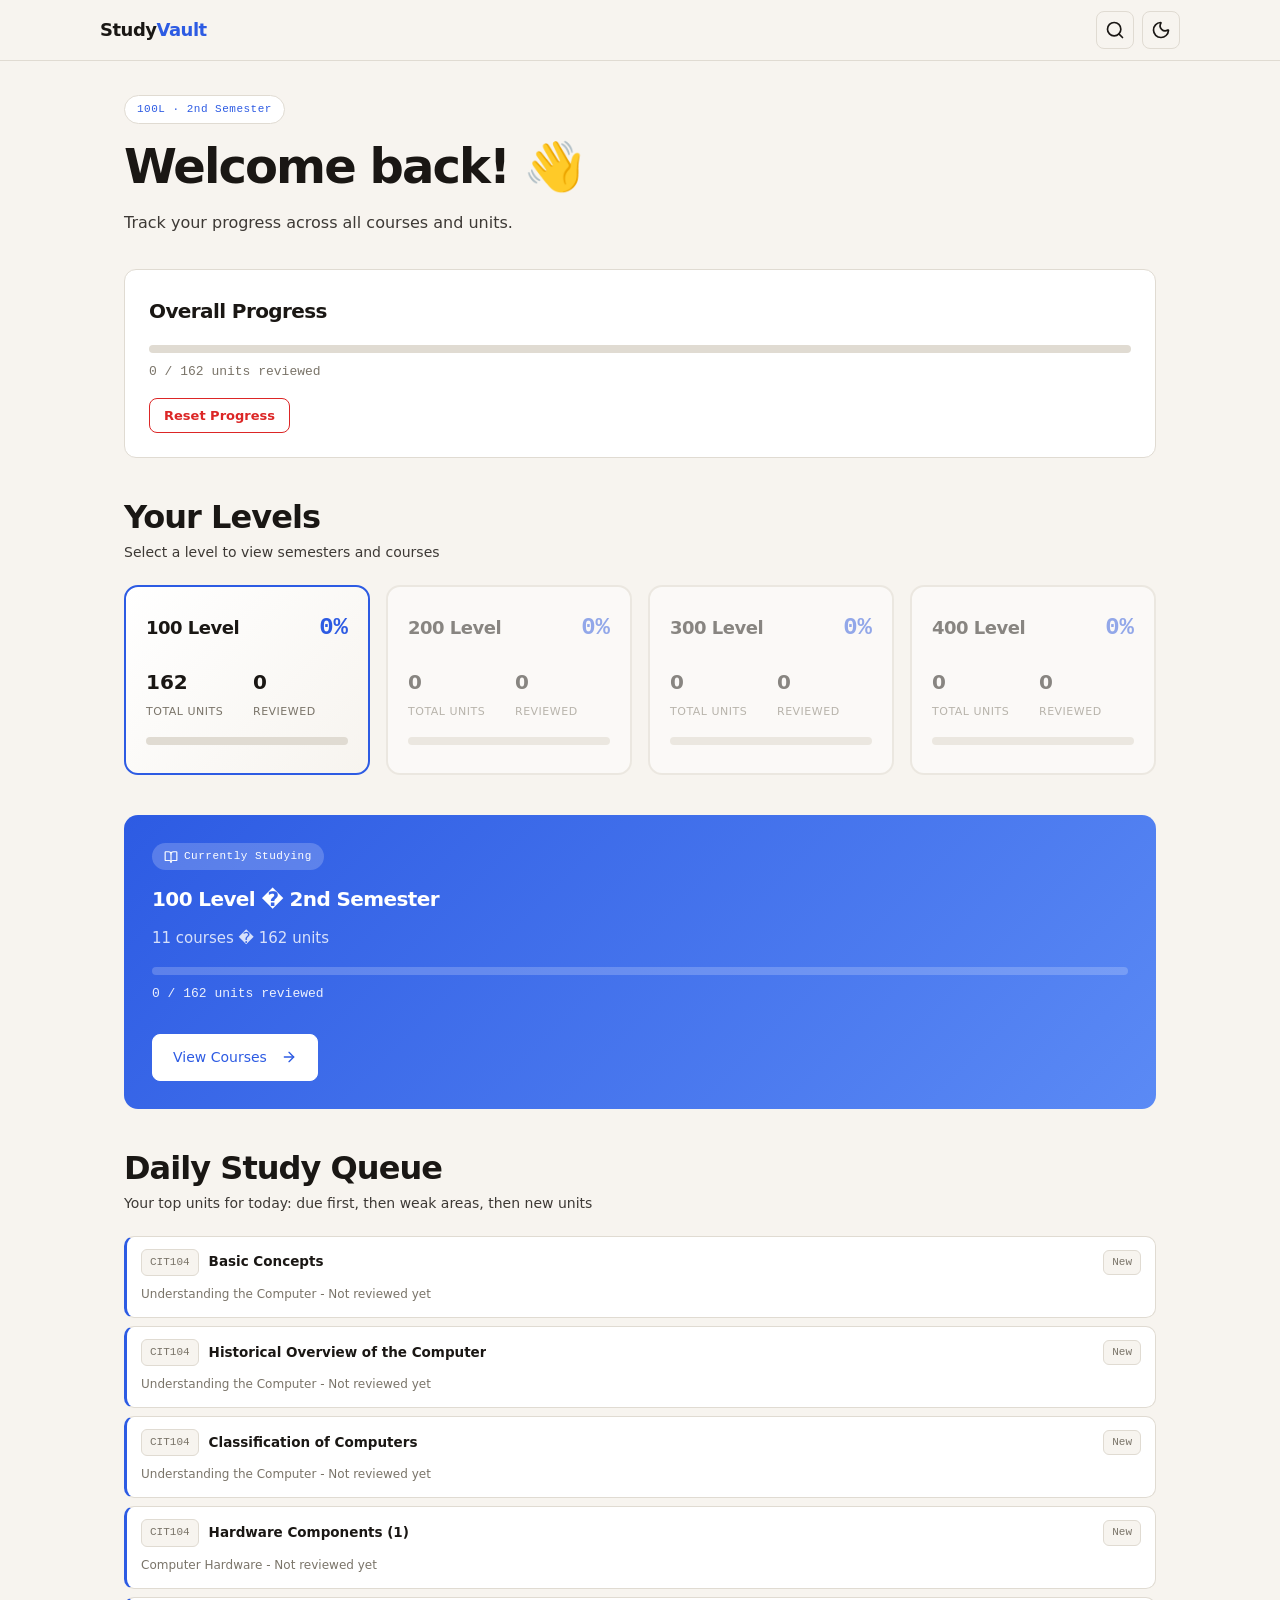
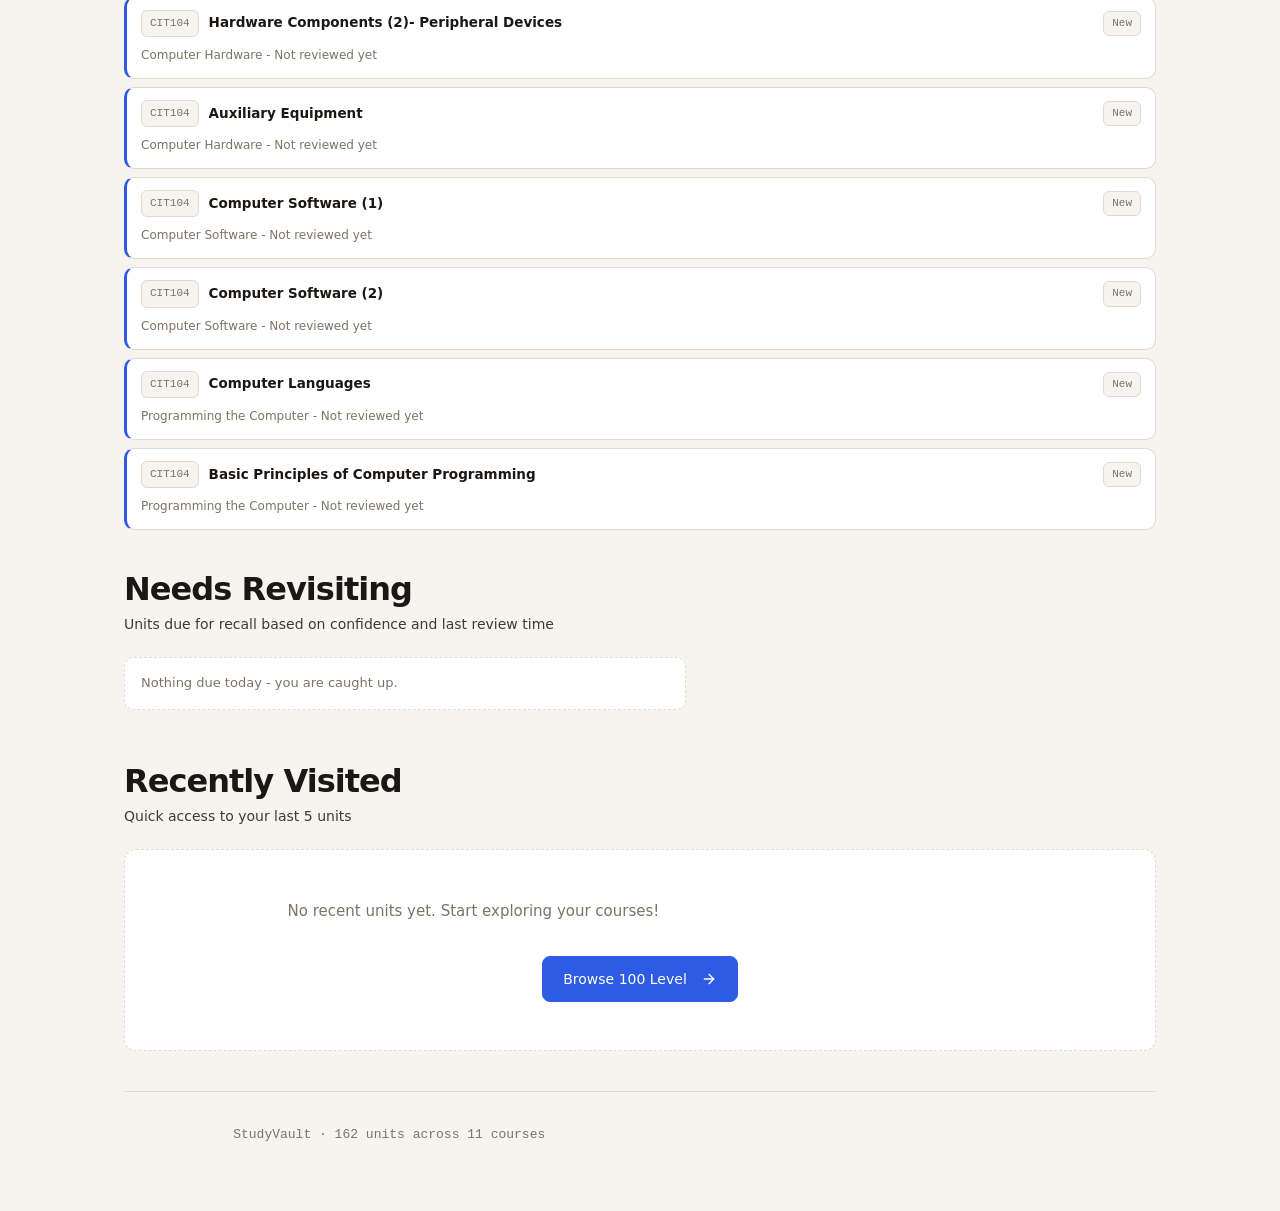
<file: semester.html>
<!DOCTYPE html>
<html lang="en">

<head>
    <meta charset="UTF-8">
    <meta name="viewport" content="width=device-width, initial-scale=1.0">
    <title>StudyVault — Semester</title>

    <link rel="manifest" href="site.webmanifest">
    <meta name="theme-color" content="#2d5be3">
    <link rel="icon" href="assets/icons/studyvault-icon.svg" type="image/svg+xml">
    <link rel="stylesheet" href="assets/css/styles.css">
    <!-- Lucide Icons (local first, CDN fallback) -->
    <script src="assets/js/lucide.minn.js" onerror="var s=document.createElement('script');s.src='https://unpkg.com/lucide@latest';document.head.appendChild(s)"></script>
</head>

<body>

    <div id="navbar"></div>
    
    <!-- Search Overlay -->
    <div id="search-overlay" class="search-overlay">
        <div class="search-container">
            <div class="search-header">
                <i data-lucide="search" class="icon-md icon-muted"></i>
                <input type="text" id="search-input" class="search-input" placeholder="Search units, courses, modules... (Press / or Ctrl+K)" oninput="handleSearch(this.value)">
                <button class="search-close" onclick="closeSearch()"><i data-lucide="x" class="icon-lg"></i></button>
            </div>
            <div id="search-results" class="search-results"></div>
        </div>
    </div>

    <main class="container">
        <!-- Breadcrumb -->
        <div id="breadcrumb"></div>

        <!-- Semester Header -->
        <div id="semester-header" class="semester-header"></div>

        <!-- Course Cards Grid -->
        <div id="course-cards" class="course-cards-grid"></div>
    </main>

    <script src="assets/js/data.js"></script>
    <script src="assets/js/icons.js"></script>
    <script src="assets/js/animations.js"></script>
    <script src="assets/js/app.js"></script>
    <script src="assets/js/semester.js"></script>
</body>

</html>
</file>
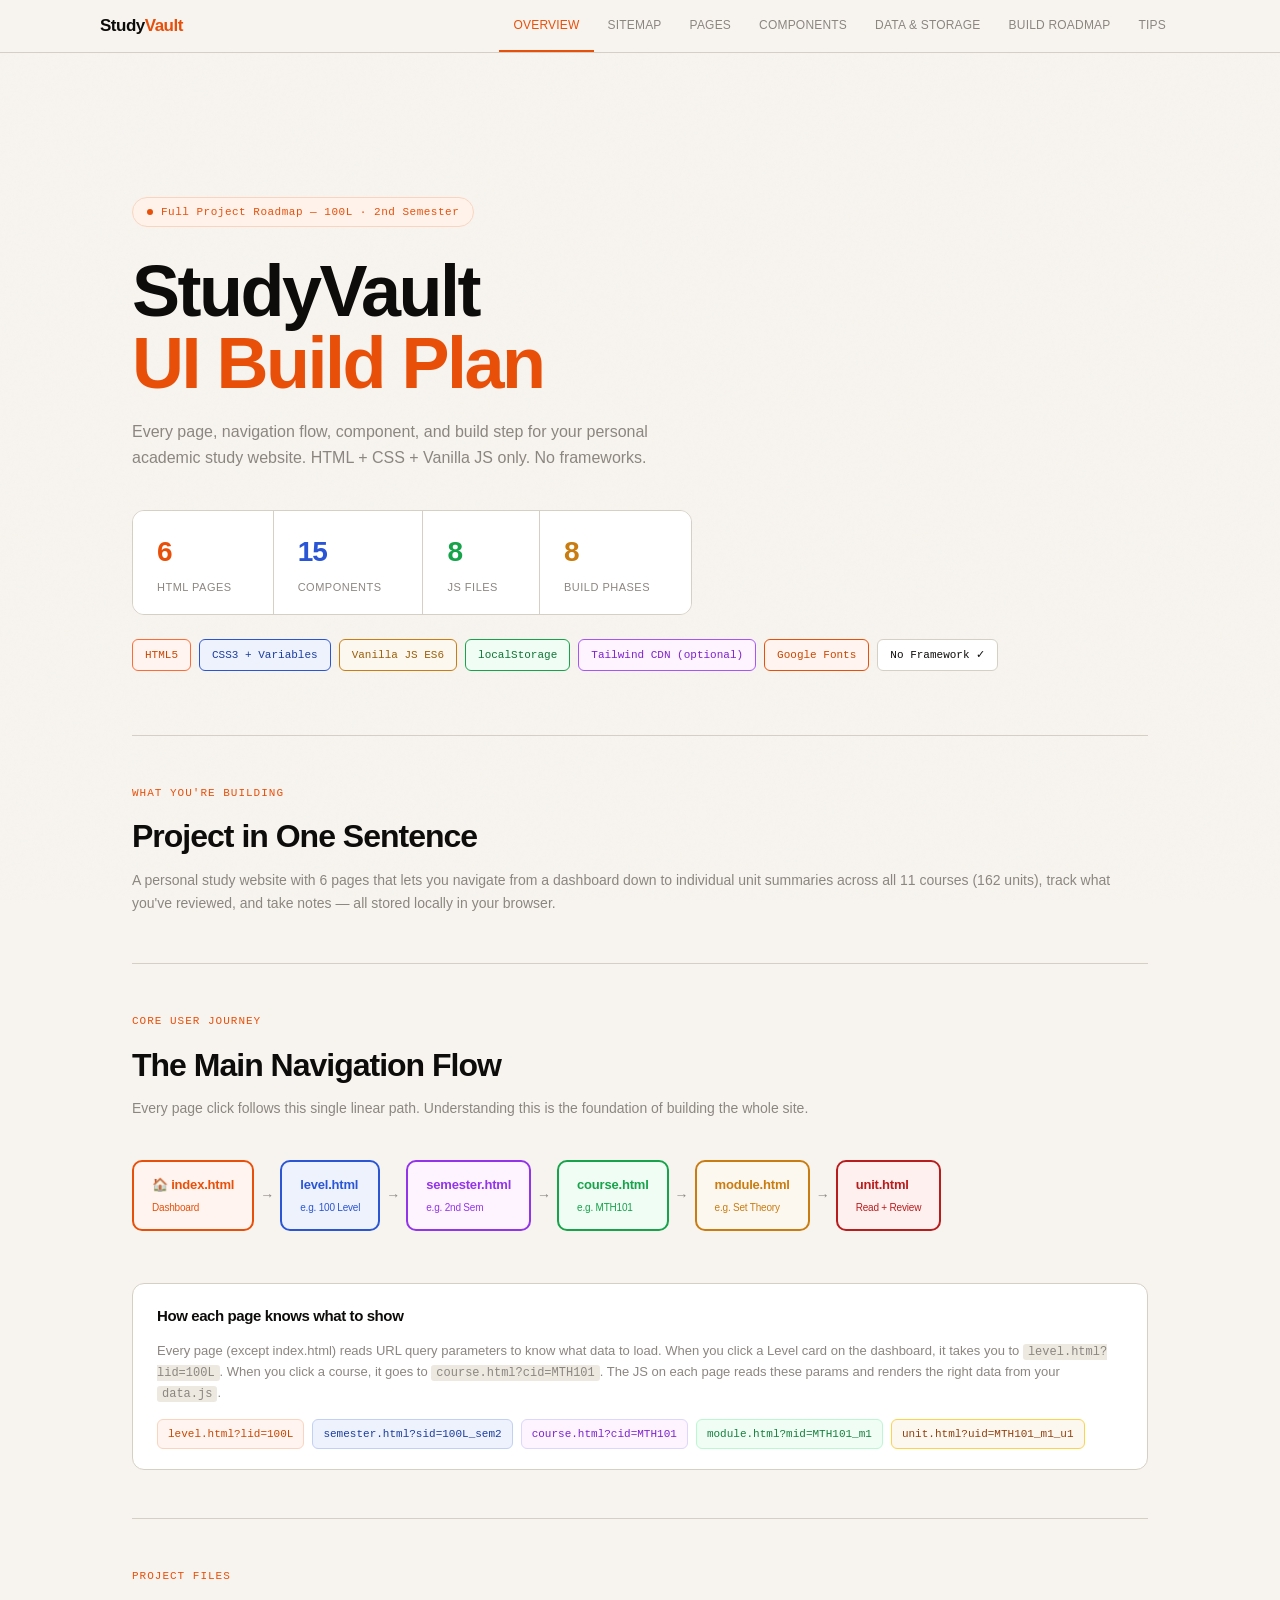
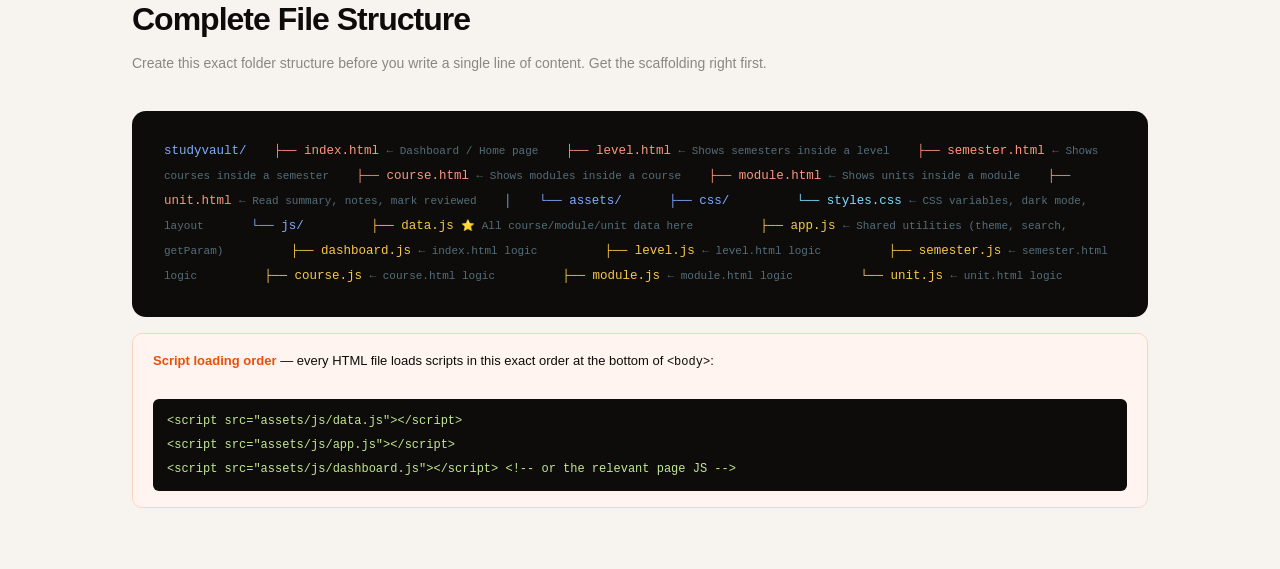
<file: StudyVault_UI_Roadmap.html>
<!DOCTYPE html>
<html lang="en">
<head>
<meta charset="UTF-8"/>
<meta name="viewport" content="width=device-width, initial-scale=1.0"/>
<title>StudyVault — Full UI Roadmap & Build Plan</title>
<link href="https://fonts.googleapis.com/css2?family=Bricolage+Grotesque:opsz,wght@12..96,300;12..96,400;12..96,500;12..96,600;12..96,700;12..96,800&family=DM+Mono:ital,wght@0,300;0,400;0,500;1,400&family=DM+Sans:ital,opsz,wght@0,9..40,300;0,9..40,400;0,9..40,500;1,9..40,400&display=swap"/>
<style>
*,*::before,*::after{box-sizing:border-box;margin:0;padding:0}
:root{
  --ink:#0d0c0a;
  --paper:#f7f4ef;
  --cream:#ede9e1;
  --line:#d5cfc4;
  --muted:#8c8680;
  --accent:#e8500a;
  --accent2:#2a56d6;
  --accent3:#16a34a;
  --yellow:#f5c842;
  --surface:#ffffff;
  --mono:'DM Mono',monospace;
  --sans:'DM Sans',sans-serif;
  --display:'Bricolage Grotesque',sans-serif;
}
html{scroll-behavior:smooth;font-size:15px}
body{font-family:var(--sans);background:var(--paper);color:var(--ink);line-height:1.65;overflow-x:hidden}

/* ─── NOISE TEXTURE ─── */
body::before{content:'';position:fixed;inset:0;background-image:url("data:image/svg+xml,%3Csvg viewBox='0 0 256 256' xmlns='http://www.w3.org/2000/svg'%3E%3Cfilter id='noise'%3E%3CfeTurbulence type='fractalNoise' baseFrequency='0.9' numOctaves='4' stitchTiles='stitch'/%3E%3C/filter%3E%3Crect width='100%25' height='100%25' filter='url(%23noise)' opacity='0.025'/%3E%3C/svg%3E");pointer-events:none;z-index:0;opacity:.4}

/* ─── LAYOUT ─── */
.page{position:relative;z-index:1;max-width:1080px;margin:0 auto;padding:0 32px}

/* ─── STICKY NAV ─── */
nav{position:sticky;top:0;z-index:100;background:rgba(247,244,239,.92);backdrop-filter:blur(12px);border-bottom:1.5px solid var(--line);padding:0 32px}
.nav-inner{max-width:1080px;margin:0 auto;display:flex;align-items:center;gap:0;height:52px}
.nav-logo{font-family:var(--display);font-weight:800;font-size:17px;letter-spacing:-.5px;margin-right:auto}
.nav-logo span{color:var(--accent)}
.nav-tabs{display:flex;gap:0}
.nav-tab{background:none;border:none;font-family:var(--sans);font-size:12px;font-weight:500;color:var(--muted);padding:0 14px;height:52px;cursor:pointer;border-bottom:2px solid transparent;transition:all .2s;letter-spacing:.2px;text-transform:uppercase}
.nav-tab:hover{color:var(--ink)}
.nav-tab.active{color:var(--accent);border-bottom-color:var(--accent)}

/* ─── SECTIONS ─── */
.section{display:none;padding:64px 0}
.section.active{display:block}

/* ─── HERO ─── */
.hero{padding:80px 0 64px;border-bottom:1.5px solid var(--line)}
.hero-eyebrow{display:inline-flex;align-items:center;gap:8px;font-family:var(--mono);font-size:11px;color:var(--accent);background:#fef2eb;border:1px solid #fad4be;padding:5px 14px;border-radius:100px;margin-bottom:28px;letter-spacing:.5px}
.hero-eyebrow::before{content:'';width:6px;height:6px;border-radius:50%;background:var(--accent);display:inline-block}
h1{font-family:var(--display);font-size:clamp(42px,6vw,72px);font-weight:800;line-height:1.0;letter-spacing:-2.5px;margin-bottom:20px}
h1 em{font-style:normal;color:var(--accent);display:block}
.hero-sub{font-size:16px;color:var(--muted);max-width:520px;line-height:1.6;margin-bottom:40px}
.hero-stats{display:grid;grid-template-columns:repeat(4,auto);gap:0;border:1.5px solid var(--line);border-radius:12px;overflow:hidden;max-width:560px}
.hero-stat{padding:18px 24px;border-right:1.5px solid var(--line);background:var(--surface)}
.hero-stat:last-child{border-right:none}
.hero-stat-num{font-family:var(--display);font-size:28px;font-weight:800;letter-spacing:-1px}
.hero-stat-num.orange{color:var(--accent)}
.hero-stat-num.blue{color:var(--accent2)}
.hero-stat-num.green{color:var(--accent3)}
.hero-stat-num.gold{color:#c97c10}
.hero-stat-label{font-size:11px;color:var(--muted);text-transform:uppercase;letter-spacing:.5px;margin-top:2px}
.hero-stack{display:flex;flex-wrap:wrap;gap:8px;margin-top:32px}
.pill{display:inline-flex;align-items:center;gap:6px;font-family:var(--mono);font-size:11px;padding:6px 12px;border-radius:6px;border:1px solid var(--line);background:var(--surface);font-weight:500;color:var(--ink)}
.pill-html{border-color:#ff6b35;color:#c94700;background:#fff4ef}
.pill-css{border-color:#2a56d6;color:#1a3da0;background:#eef2fd}
.pill-js{border-color:#c97c10;color:#9a5e08;background:#fdf8ef}
.pill-ls{border-color:#16a34a;color:#0f7535;background:#f0fdf4}
.pill-tw{border-color:#a855f7;color:#7e22ce;background:#fdf4ff}

/* ─── SECTION HEADERS ─── */
.sec-label{font-family:var(--mono);font-size:11px;color:var(--accent);letter-spacing:1px;text-transform:uppercase;margin-bottom:8px;display:block}
h2{font-family:var(--display);font-size:32px;font-weight:800;letter-spacing:-1px;margin-bottom:6px}
h3{font-family:var(--display);font-size:18px;font-weight:700;letter-spacing:-.4px;margin-bottom:4px}
.sec-desc{color:var(--muted);font-size:14px;margin-bottom:36px}

/* ─── PHASE STRIP ─── */
.phase-strip{display:flex;gap:0;overflow-x:auto;border:1.5px solid var(--line);border-radius:12px;overflow:hidden;margin-bottom:48px;scrollbar-width:none}
.phase-strip::-webkit-scrollbar{display:none}
.phase-item{flex:1;min-width:100px;padding:16px 14px;background:var(--surface);border-right:1.5px solid var(--line);text-align:center;cursor:pointer;transition:all .2s;position:relative}
.phase-item:last-child{border-right:none}
.phase-item:hover{background:var(--cream)}
.phase-item.done{background:#f0fdf4}
.phase-item.done .phase-num{background:var(--accent3);color:#fff}
.phase-num{display:inline-flex;align-items:center;justify-content:center;width:26px;height:26px;border-radius:50%;background:var(--cream);font-family:var(--mono);font-size:11px;font-weight:700;margin-bottom:6px}
.phase-name{font-size:11px;font-weight:600;letter-spacing:.2px;display:block;line-height:1.3}
.phase-time{font-family:var(--mono);font-size:9px;color:var(--muted);margin-top:3px;display:block}

/* ─── BUILD PHASE CARDS ─── */
.phase-card{background:var(--surface);border:1.5px solid var(--line);border-radius:14px;margin-bottom:16px;overflow:hidden}
.phase-card-header{display:flex;align-items:center;gap:16px;padding:20px 24px;cursor:pointer;transition:background .15s}
.phase-card-header:hover{background:var(--cream)}
.phase-badge{width:36px;height:36px;border-radius:10px;display:flex;align-items:center;justify-content:center;font-family:var(--display);font-weight:800;font-size:14px;flex-shrink:0}
.ph0{background:#e8f4ff;color:#1a5bb5}
.ph1{background:#fff8e6;color:#b37a00}
.ph2{background:#fef2eb;color:#c94700}
.ph3{background:#f0fdf4;color:#15803d}
.ph4{background:#fdf4ff;color:#7e22ce}
.ph5{background:#fff0f0;color:#b91c1c}
.ph6{background:#e6fff9;color:#0e7a60}
.ph7{background:#f0f7ff;color:#1a5bb5}
.phase-card-title{font-family:var(--display);font-weight:700;font-size:16px;letter-spacing:-.3px;flex:1}
.phase-card-meta{font-family:var(--mono);font-size:11px;color:var(--muted)}
.phase-chev{font-size:11px;color:var(--muted);transition:transform .2s}
.phase-card.open .phase-chev{transform:rotate(90deg)}
.phase-card-body{display:none;padding:0 24px 24px;border-top:1px solid var(--line)}
.phase-card.open .phase-card-body{display:block}
.phase-card-body{padding-top:20px}

/* ─── STEP LIST ─── */
.step-list{list-style:none;display:flex;flex-direction:column;gap:8px}
.step-item{display:flex;align-items:flex-start;gap:12px;padding:12px 16px;background:var(--paper);border-radius:8px;font-size:13.5px;border:1px solid transparent}
.step-item:hover{border-color:var(--line);background:var(--surface)}
.step-num{font-family:var(--mono);font-size:10px;font-weight:700;color:var(--muted);min-width:22px;padding-top:2px}
.step-text{flex:1;line-height:1.5}
.step-text code{font-family:var(--mono);font-size:12px;background:var(--cream);padding:1px 5px;border-radius:3px;color:var(--accent2)}
.step-file{font-family:var(--mono);font-size:10px;padding:2px 8px;border-radius:4px;background:var(--cream);color:var(--muted);margin-left:auto;white-space:nowrap;flex-shrink:0;align-self:center}

/* ─── FILE TREE ─── */
.file-tree{background:var(--ink);color:#e8e3da;font-family:var(--mono);font-size:12.5px;line-height:2;padding:28px 32px;border-radius:14px;margin:16px 0;overflow-x:auto}
.ft-dir{color:#82aaff;font-weight:500}
.ft-html{color:#ff9580}
.ft-css{color:#82d9ff}
.ft-js{color:#f7c948}
.ft-json{color:#c3e88d}
.ft-note{color:#546e7a;font-size:11px}
.ft-indent1{padding-left:20px}
.ft-indent2{padding-left:40px}
.ft-indent3{padding-left:60px}

/* ─── SITEMAP ─── */
.sitemap{margin:20px 0;overflow-x:auto;padding-bottom:8px}
.sitemap-row{display:flex;align-items:flex-start;gap:0;position:relative;margin-bottom:0}
.sitemap-row+.sitemap-row{margin-top:24px}
.sitemap-levels{display:flex;flex-direction:column;gap:24px}
.sitemap-node{border:2px solid var(--line);border-radius:10px;background:var(--surface);padding:12px 18px;min-width:160px;position:relative;transition:all .2s}
.sitemap-node:hover{border-color:var(--accent);box-shadow:0 0 0 3px #e8500a20}
.sitemap-node-label{font-family:var(--display);font-weight:700;font-size:13px;letter-spacing:-.2px}
.sitemap-node-sub{font-family:var(--mono);font-size:10px;color:var(--muted);margin-top:2px}
.sitemap-node.root{border-color:var(--accent);background:#fff4ef}
.sitemap-node.root .sitemap-node-label{color:var(--accent)}
.sitemap-node.lv2{border-color:var(--accent2);background:#eef2fd}
.sitemap-node.lv2 .sitemap-node-label{color:var(--accent2)}
.sitemap-node.lv3{border-color:#9333ea;background:#fdf4ff}
.sitemap-node.lv3 .sitemap-node-label{color:#9333ea}
.sitemap-node.lv4{border-color:var(--accent3);background:#f0fdf4}
.sitemap-node.lv4 .sitemap-node-label{color:var(--accent3)}
.sitemap-node.lv5{border-color:#c97c10;background:#fdf8ef}
.sitemap-node.lv5 .sitemap-node-label{color:#c97c10}

/* ─── FLOW DIAGRAM ─── */
.flow{display:flex;align-items:center;gap:0;flex-wrap:wrap;margin:24px 0;gap:0}
.flow-node{padding:12px 18px;border-radius:10px;font-size:13px;font-weight:600;font-family:var(--display);letter-spacing:-.2px;white-space:nowrap;border:2px solid transparent}
.flow-arrow{font-size:14px;color:var(--muted);padding:0 6px;flex-shrink:0}
.fn-orange{background:#fff4ef;border-color:var(--accent);color:var(--accent)}
.fn-blue{background:#eef2fd;border-color:var(--accent2);color:var(--accent2)}
.fn-purple{background:#fdf4ff;border-color:#9333ea;color:#9333ea}
.fn-green{background:#f0fdf4;border-color:var(--accent3);color:var(--accent3)}
.fn-gold{background:#fdf8ef;border-color:#c97c10;color:#c97c10}
.fn-red{background:#fff0f0;border-color:#b91c1c;color:#b91c1c}

/* ─── PAGE CARDS ─── */
.page-grid{display:grid;grid-template-columns:repeat(auto-fill,minmax(300px,1fr));gap:16px;margin-top:8px}
.page-card{background:var(--surface);border:1.5px solid var(--line);border-radius:14px;overflow:hidden;transition:all .2s}
.page-card:hover{box-shadow:0 8px 28px rgba(0,0,0,.08);transform:translateY(-2px)}
.page-card-top{padding:20px 22px 0;display:flex;align-items:flex-start;gap:12px}
.page-icon{width:40px;height:40px;border-radius:10px;display:flex;align-items:center;justify-content:center;font-size:18px;flex-shrink:0}
.page-card-name{font-family:var(--mono);font-size:12px;font-weight:500;color:var(--muted)}
.page-card-title{font-family:var(--display);font-weight:700;font-size:17px;letter-spacing:-.4px;margin-top:2px}
.page-card-url{font-family:var(--mono);font-size:10px;background:var(--cream);padding:4px 10px;border-radius:20px;display:inline-block;margin:10px 22px 0;color:var(--muted)}

/* ─── WIREFRAME ─── */
.wireframe{background:var(--paper);border:1.5px dashed var(--line);border-radius:10px;padding:16px;margin:16px 22px 20px;font-size:12px}
.wf-bar{background:var(--ink);height:28px;border-radius:6px;display:flex;align-items:center;padding:0 10px;gap:6px;margin-bottom:8px}
.wf-dot{width:8px;height:8px;border-radius:50%}
.wf-row{display:flex;gap:6px;margin-bottom:6px}
.wf-block{border-radius:5px;height:22px;flex:1;opacity:.15;background:var(--ink)}
.wf-block.tall{height:60px}
.wf-block.h40{height:40px}
.wf-block.h50{height:50px}
.wf-block.h80{height:80px}
.wf-block.h100{height:100px}
.wf-block.w30{flex:.3}
.wf-block.w40{flex:.4}
.wf-block.w50{flex:.5}
.wf-block.w60{flex:.6}
.wf-block.w70{flex:.7}
.wf-block.w20{flex:.2}
.wf-block.accent{background:var(--accent);opacity:.3}
.wf-block.blue{background:var(--accent2);opacity:.3}
.wf-block.green{background:var(--accent3);opacity:.3}
.wf-block.solid{opacity:.06}
.wf-label{font-family:var(--mono);font-size:9px;color:var(--muted);margin:6px 0 3px;text-transform:uppercase;letter-spacing:.5px}
.wf-grid2{display:grid;grid-template-columns:1fr 1fr;gap:6px;margin-bottom:6px}
.wf-grid3{display:grid;grid-template-columns:1fr 1fr 1fr;gap:6px;margin-bottom:6px}
.wf-grid4{display:grid;grid-template-columns:1fr 1fr 1fr 1fr;gap:6px;margin-bottom:6px}

/* ─── SECTION LIST ─── */
.section-list{list-style:none;margin:12px 0}
.section-list li{display:flex;align-items:flex-start;gap:10px;padding:8px 12px;border-radius:6px;font-size:13px}
.section-list li:hover{background:var(--cream)}
.section-list .snum{font-family:var(--mono);font-size:10px;color:var(--muted);min-width:26px;padding-top:2px}
.section-list .stag{font-family:var(--mono);font-size:10px;padding:1px 7px;border-radius:3px;margin-left:auto;white-space:nowrap;flex-shrink:0}
.tag-comp{background:#e8f4ff;color:#1a5bb5}
.tag-local{background:#f0fdf4;color:#15803d}
.tag-dyn{background:#fef2eb;color:#c94700}
.tag-nav{background:#fdf4ff;color:#7e22ce}

/* ─── COMPONENT GRID ─── */
.comp-grid{display:grid;grid-template-columns:repeat(auto-fill,minmax(220px,1fr));gap:10px;margin-top:8px}
.comp-card{background:var(--surface);border:1.5px solid var(--line);border-radius:10px;padding:14px 16px;transition:all .15s}
.comp-card:hover{border-color:var(--accent2);transform:translateY(-1px)}
.comp-card-name{font-family:var(--display);font-weight:700;font-size:14px;letter-spacing:-.3px;margin-bottom:4px}
.comp-card-file{font-family:var(--mono);font-size:10px;color:var(--accent2);margin-bottom:6px}
.comp-card-desc{font-size:12px;color:var(--muted);line-height:1.45}
.comp-card-tags{display:flex;flex-wrap:wrap;gap:4px;margin-top:8px}
.comp-tag{font-family:var(--mono);font-size:9px;padding:2px 6px;border-radius:3px;background:var(--cream);color:var(--muted)}

/* ─── DATA FLOW ─── */
.data-flow-grid{display:grid;grid-template-columns:1fr 1fr;gap:16px;margin-top:8px}
.df-card{background:var(--surface);border:1.5px solid var(--line);border-radius:12px;padding:20px}
.df-card-title{font-family:var(--display);font-weight:700;font-size:15px;letter-spacing:-.3px;margin-bottom:12px;display:flex;align-items:center;gap:8px}
.df-icon{width:28px;height:28px;border-radius:7px;display:flex;align-items:center;justify-content:center;font-size:14px}
.df-list{list-style:none;display:flex;flex-direction:column;gap:6px}
.df-list li{font-family:var(--mono);font-size:11.5px;padding:7px 10px;background:var(--paper);border-radius:6px;color:var(--ink)}
.df-list li span{color:var(--muted);display:block;font-size:10px;margin-top:1px}

/* ─── TIPS ─── */
.tips-grid{display:grid;grid-template-columns:repeat(auto-fill,minmax(260px,1fr));gap:12px;margin-top:8px}
.tip-card{padding:16px 18px;border-radius:10px;border:1.5px solid;font-size:13px;line-height:1.5}
.tip-card-title{font-family:var(--display);font-weight:700;font-size:14px;margin-bottom:6px;display:flex;align-items:center;gap:8px}
.tip-orange{background:#fff4ef;border-color:#fad4be;color:#5a2000}
.tip-blue{background:#eef2fd;border-color:#c3d0f5;color:#1a2e6b}
.tip-green{background:#f0fdf4;border-color:#bbf7d0;color:#052e16}
.tip-red{background:#fff0f0;border-color:#fecaca;color:#450a0a}

/* ─── DIVIDER ─── */
.divider{height:1.5px;background:var(--line);margin:48px 0}

/* ─── RESPONSIVE ─── */
@media(max-width:700px){
  .nav-tabs{display:none}
  h1{font-size:38px}
  .hero-stats{grid-template-columns:1fr 1fr}
  .hero-stat:nth-child(2){border-right:none}
  .hero-stat:nth-child(3){border-top:1.5px solid var(--line)}
  .hero-stat:nth-child(4){border-top:1.5px solid var(--line);border-right:none}
  .data-flow-grid{grid-template-columns:1fr}
  .page{padding:0 16px}
}
</style>
</head>
<body>

<!-- STICKY NAV -->
<nav>
  <div class="nav-inner">
    <div class="nav-logo">Study<span>Vault</span></div>
    <div class="nav-tabs">
      <button class="nav-tab active" onclick="showTab('overview')">Overview</button>
      <button class="nav-tab" onclick="showTab('sitemap')">Sitemap</button>
      <button class="nav-tab" onclick="showTab('pages')">Pages</button>
      <button class="nav-tab" onclick="showTab('components')">Components</button>
      <button class="nav-tab" onclick="showTab('data')">Data & Storage</button>
      <button class="nav-tab" onclick="showTab('build')">Build Roadmap</button>
      <button class="nav-tab" onclick="showTab('tips')">Tips</button>
    </div>
  </div>
</nav>

<!-- ════════════════════════════════════
     TAB 1: OVERVIEW
═════════════════════════════════════ -->
<div id="tab-overview" class="section active">
  <div class="page">

    <!-- HERO -->
    <div class="hero">
      <div class="hero-eyebrow">Full Project Roadmap — 100L · 2nd Semester</div>
      <h1>StudyVault<em>UI Build Plan</em></h1>
      <p class="hero-sub">Every page, navigation flow, component, and build step for your personal academic study website. HTML + CSS + Vanilla JS only. No frameworks.</p>

      <div class="hero-stats">
        <div class="hero-stat">
          <div class="hero-stat-num orange">6</div>
          <div class="hero-stat-label">HTML Pages</div>
        </div>
        <div class="hero-stat">
          <div class="hero-stat-num blue">15</div>
          <div class="hero-stat-label">Components</div>
        </div>
        <div class="hero-stat">
          <div class="hero-stat-num green">8</div>
          <div class="hero-stat-label">JS Files</div>
        </div>
        <div class="hero-stat">
          <div class="hero-stat-num gold">8</div>
          <div class="hero-stat-label">Build Phases</div>
        </div>
      </div>

      <div class="hero-stack" style="margin-top:24px">
        <span class="pill pill-html">HTML5</span>
        <span class="pill pill-css">CSS3 + Variables</span>
        <span class="pill pill-js">Vanilla JS ES6</span>
        <span class="pill pill-ls">localStorage</span>
        <span class="pill pill-tw">Tailwind CDN (optional)</span>
        <span class="pill" style="border-color:#e8500a;color:#c94700;background:#fff4ef">Google Fonts</span>
        <span class="pill">No Framework ✓</span>
      </div>
    </div>

    <div class="section" style="display:block;padding:48px 0 0">

      <!-- WHAT THIS IS -->
      <span class="sec-label">What you're building</span>
      <h2>Project in One Sentence</h2>
      <p class="sec-desc">A personal study website with 6 pages that lets you navigate from a dashboard down to individual unit summaries across all 11 courses (162 units), track what you've reviewed, and take notes — all stored locally in your browser.</p>

      <div class="divider"></div>

      <!-- MAIN NAVIGATION FLOW -->
      <span class="sec-label">Core user journey</span>
      <h2>The Main Navigation Flow</h2>
      <p class="sec-desc">Every page click follows this single linear path. Understanding this is the foundation of building the whole site.</p>

      <div style="overflow-x:auto;padding-bottom:8px">
        <div class="flow" style="gap:0;flex-wrap:nowrap;min-width:700px;margin-top:4px">
          <div class="flow-node fn-orange">
            🏠 index.html<br>
            <small style="font-size:10px;font-weight:400">Dashboard</small>
          </div>
          <div class="flow-arrow">→</div>
          <div class="flow-node fn-blue">
            level.html<br>
            <small style="font-size:10px;font-weight:400">e.g. 100 Level</small>
          </div>
          <div class="flow-arrow">→</div>
          <div class="flow-node fn-purple">
            semester.html<br>
            <small style="font-size:10px;font-weight:400">e.g. 2nd Sem</small>
          </div>
          <div class="flow-arrow">→</div>
          <div class="flow-node fn-green">
            course.html<br>
            <small style="font-size:10px;font-weight:400">e.g. MTH101</small>
          </div>
          <div class="flow-arrow">→</div>
          <div class="flow-node fn-gold">
            module.html<br>
            <small style="font-size:10px;font-weight:400">e.g. Set Theory</small>
          </div>
          <div class="flow-arrow">→</div>
          <div class="flow-node fn-red">
            unit.html<br>
            <small style="font-size:10px;font-weight:400">Read + Review</small>
          </div>
        </div>
      </div>

      <div style="margin-top:20px;background:var(--surface);border:1.5px solid var(--line);border-radius:12px;padding:20px 24px">
        <h3 style="margin-bottom:12px;font-size:15px">How each page knows what to show</h3>
        <p style="font-size:13px;color:var(--muted);line-height:1.6">Every page (except index.html) reads URL query parameters to know what data to load. When you click a Level card on the dashboard, it takes you to <code style="font-family:var(--mono);font-size:12px;background:var(--cream);padding:1px 5px;border-radius:3px">level.html?lid=100L</code>. When you click a course, it goes to <code style="font-family:var(--mono);font-size:12px;background:var(--cream);padding:1px 5px;border-radius:3px">course.html?cid=MTH101</code>. The JS on each page reads these params and renders the right data from your <code style="font-family:var(--mono);font-size:12px;background:var(--cream);padding:1px 5px;border-radius:3px">data.js</code>.</p>

        <div style="display:flex;flex-wrap:wrap;gap:8px;margin-top:14px">
          <code style="font-family:var(--mono);font-size:11px;background:#fff4ef;color:#c94700;padding:5px 10px;border-radius:6px;border:1px solid #fad4be">level.html?lid=100L</code>
          <code style="font-family:var(--mono);font-size:11px;background:#eef2fd;color:#1a3da0;padding:5px 10px;border-radius:6px;border:1px solid #c3d0f5">semester.html?sid=100L_sem2</code>
          <code style="font-family:var(--mono);font-size:11px;background:#fdf4ff;color:#7e22ce;padding:5px 10px;border-radius:6px;border:1px solid #ddd6fe">course.html?cid=MTH101</code>
          <code style="font-family:var(--mono);font-size:11px;background:#f0fdf4;color:#15803d;padding:5px 10px;border-radius:6px;border:1px solid #bbf7d0">module.html?mid=MTH101_m1</code>
          <code style="font-family:var(--mono);font-size:11px;background:#fdf8ef;color:#92400e;padding:5px 10px;border-radius:6px;border:1px solid #fcd34d">unit.html?uid=MTH101_m1_u1</code>
        </div>
      </div>

      <div class="divider"></div>

      <!-- FILE STRUCTURE -->
      <span class="sec-label">Project files</span>
      <h2>Complete File Structure</h2>
      <p class="sec-desc">Create this exact folder structure before you write a single line of content. Get the scaffolding right first.</p>

      <div class="file-tree">
<span class="ft-dir">studyvault/</span>
<span class="ft-indent1 ft-html">├── index.html         <span class="ft-note">← Dashboard / Home page</span></span>
<span class="ft-indent1 ft-html">├── level.html         <span class="ft-note">← Shows semesters inside a level</span></span>
<span class="ft-indent1 ft-html">├── semester.html      <span class="ft-note">← Shows courses inside a semester</span></span>
<span class="ft-indent1 ft-html">├── course.html        <span class="ft-note">← Shows modules inside a course</span></span>
<span class="ft-indent1 ft-html">├── module.html        <span class="ft-note">← Shows units inside a module</span></span>
<span class="ft-indent1 ft-html">├── unit.html          <span class="ft-note">← Read summary, notes, mark reviewed</span></span>
<span class="ft-indent1 ft-dir">│</span>
<span class="ft-indent1 ft-dir">└── assets/</span>
<span class="ft-indent2 ft-dir">├── css/</span>
<span class="ft-indent3 ft-css">└── styles.css         <span class="ft-note">← CSS variables, dark mode, layout</span></span>
<span class="ft-indent2 ft-dir">└── js/</span>
<span class="ft-indent3 ft-js">├── data.js            <span class="ft-note">⭐ All course/module/unit data here</span></span>
<span class="ft-indent3 ft-js">├── app.js             <span class="ft-note">← Shared utilities (theme, search, getParam)</span></span>
<span class="ft-indent3 ft-js">├── dashboard.js       <span class="ft-note">← index.html logic</span></span>
<span class="ft-indent3 ft-js">├── level.js           <span class="ft-note">← level.html logic</span></span>
<span class="ft-indent3 ft-js">├── semester.js        <span class="ft-note">← semester.html logic</span></span>
<span class="ft-indent3 ft-js">├── course.js          <span class="ft-note">← course.html logic</span></span>
<span class="ft-indent3 ft-js">├── module.js          <span class="ft-note">← module.html logic</span></span>
<span class="ft-indent3 ft-js">└── unit.js            <span class="ft-note">← unit.html logic</span></span>
      </div>

      <div style="background:#fff4ef;border:1.5px solid #fad4be;border-radius:10px;padding:16px 20px;margin-top:4px;font-size:13px">
        <strong style="color:var(--accent)">Script loading order</strong> — every HTML file loads scripts in this exact order at the bottom of <code style="font-family:var(--mono);font-size:12px">&lt;body&gt;</code>:<br><br>
        <code style="font-family:var(--mono);font-size:12px;background:var(--ink);color:#c3e88d;padding:10px 14px;border-radius:6px;display:block;line-height:2;margin-top:4px">&lt;script src="assets/js/data.js"&gt;&lt;/script&gt;<br>&lt;script src="assets/js/app.js"&gt;&lt;/script&gt;<br>&lt;script src="assets/js/dashboard.js"&gt;&lt;/script&gt;  &lt;!-- or the relevant page JS --&gt;</code>
      </div>

    </div>
  </div>
</div>

<!-- ════════════════════════════════════
     TAB 2: SITEMAP
═════════════════════════════════════ -->
<div id="tab-sitemap" class="section">
  <div class="page">
    <div style="padding-top:64px">
      <span class="sec-label">Full site architecture</span>
      <h2>Sitemap & Navigation Tree</h2>
      <p class="sec-desc">Every page, what URL it lives at, and how it connects to other pages.</p>

      <!-- VISUAL TREE -->
      <div style="background:var(--surface);border:1.5px solid var(--line);border-radius:14px;padding:32px;overflow-x:auto;margin-bottom:32px">

        <!-- Row 1: Home -->
        <div style="display:flex;justify-content:center;margin-bottom:20px">
          <div class="sitemap-node root" style="text-align:center">
            <div class="sitemap-node-label">🏠 index.html</div>
            <div class="sitemap-node-sub">Dashboard · URL: /</div>
          </div>
        </div>

        <!-- Connector line down -->
        <div style="width:2px;height:24px;background:var(--line);margin:0 auto;margin-bottom:0"></div>

        <!-- Row 2: Level (single node) -->
        <div style="display:flex;justify-content:center;margin-bottom:0">
          <div class="sitemap-node lv2" style="text-align:center">
            <div class="sitemap-node-label">level.html</div>
            <div class="sitemap-node-sub">?lid=100L · Shows 2 semester cards</div>
          </div>
        </div>

        <div style="width:2px;height:24px;background:var(--line);margin:0 auto"></div>

        <!-- Row 3: Semester (single node) -->
        <div style="display:flex;justify-content:center">
          <div class="sitemap-node lv3" style="text-align:center">
            <div class="sitemap-node-label">semester.html</div>
            <div class="sitemap-node-sub">?sid=100L_sem2 · Grid of course cards</div>
          </div>
        </div>

        <div style="width:2px;height:24px;background:var(--line);margin:0 auto"></div>

        <!-- Row 4: Courses (spread) -->
        <div style="display:grid;grid-template-columns:repeat(4,1fr);gap:10px;max-width:700px;margin:0 auto;position:relative">
          <div style="position:absolute;top:0;left:12.5%;right:12.5%;height:0;border-top:2px solid var(--line);transform:translateY(-14px)"></div>
          <div style="position:absolute;left:12.5%;width:1px;height:14px;background:var(--line);top:-14px"></div>
          <div style="position:absolute;left:37.5%;width:1px;height:14px;background:var(--line);top:-14px"></div>
          <div style="position:absolute;left:62.5%;width:1px;height:14px;background:var(--line);top:-14px"></div>
          <div style="position:absolute;left:87.5%;width:1px;height:14px;background:var(--line);top:-14px"></div>
          <div class="sitemap-node lv4" style="text-align:center">
            <div class="sitemap-node-label">course.html</div>
            <div class="sitemap-node-sub">?cid=CIT104</div>
          </div>
          <div class="sitemap-node lv4" style="text-align:center">
            <div class="sitemap-node-label">course.html</div>
            <div class="sitemap-node-sub">?cid=MTH101</div>
          </div>
          <div class="sitemap-node lv4" style="text-align:center">
            <div class="sitemap-node-label">course.html</div>
            <div class="sitemap-node-sub">?cid=PHY102</div>
          </div>
          <div class="sitemap-node lv4" style="text-align:center">
            <div class="sitemap-node-label">course.html</div>
            <div class="sitemap-node-sub">?cid=... ×11</div>
          </div>
        </div>

        <div style="width:2px;height:24px;background:var(--line);margin:0 auto"></div>

        <!-- Row 5: Module -->
        <div style="display:flex;justify-content:center">
          <div class="sitemap-node lv5" style="text-align:center">
            <div class="sitemap-node-label">module.html</div>
            <div class="sitemap-node-sub">?mid=MTH101_m1 · List of unit rows</div>
          </div>
        </div>

        <div style="width:2px;height:24px;background:var(--line);margin:0 auto"></div>

        <!-- Row 6: Unit -->
        <div style="display:flex;justify-content:center">
          <div class="sitemap-node" style="text-align:center;border-color:#b91c1c;background:#fff0f0">
            <div class="sitemap-node-label" style="color:#b91c1c">unit.html</div>
            <div class="sitemap-node-sub">?uid=MTH101_m1_u1 · Core reading page</div>
          </div>
        </div>

        <!-- Second path: Search -->
        <div style="margin-top:36px;padding-top:28px;border-top:1.5px dashed var(--line);display:flex;align-items:center;gap:16px;flex-wrap:wrap">
          <div style="font-family:var(--mono);font-size:11px;color:var(--muted);background:var(--cream);padding:6px 12px;border-radius:6px">Shortcut via Search 🔍</div>
          <div class="flow-arrow" style="font-size:20px">→</div>
          <div class="sitemap-node" style="display:inline-block;background:#e6fff9;border-color:#0e7a60">
            <div class="sitemap-node-label" style="color:#0e7a60">Search Overlay</div>
            <div class="sitemap-node-sub">Modal over any page · Any key matches</div>
          </div>
          <div class="flow-arrow" style="font-size:20px">→</div>
          <div style="font-family:var(--mono);font-size:11px;color:#b91c1c;background:#fff0f0;padding:6px 12px;border-radius:6px;border:1px solid #fecaca">→ unit.html directly</div>
        </div>
      </div>

      <!-- PAGE URL SUMMARY TABLE -->
      <span class="sec-label">All 6 pages at a glance</span>
      <h2>Page URL Reference</h2>
      <p class="sec-desc">Every page, what query param it reads, and what it renders.</p>

      <div style="border:1.5px solid var(--line);border-radius:12px;overflow:hidden;font-size:13px">
        <div style="display:grid;grid-template-columns:160px 1fr 1fr 1fr;gap:0;background:var(--cream);padding:10px 20px;font-family:var(--mono);font-size:11px;color:var(--muted);text-transform:uppercase;letter-spacing:.5px;font-weight:600;border-bottom:1.5px solid var(--line)">
          <span>File</span><span>URL Example</span><span>Reads Param</span><span>Renders</span>
        </div>
        <div style="display:grid;grid-template-columns:160px 1fr 1fr 1fr;gap:0;padding:14px 20px;border-bottom:1px solid var(--line);align-items:center;background:var(--surface)">
          <code style="font-family:var(--mono);font-size:11px;color:var(--accent)">index.html</code>
          <span style="color:var(--muted);font-family:var(--mono);font-size:11px">/index.html</span>
          <span style="color:var(--muted);font-size:12px">none</span>
          <span style="font-size:12px">4 Level cards + progress + recent units</span>
        </div>
        <div style="display:grid;grid-template-columns:160px 1fr 1fr 1fr;gap:0;padding:14px 20px;border-bottom:1px solid var(--line);align-items:center">
          <code style="font-family:var(--mono);font-size:11px;color:var(--accent2)">level.html</code>
          <span style="color:var(--muted);font-family:var(--mono);font-size:11px">?lid=100L</span>
          <code style="font-family:var(--mono);font-size:11px;color:var(--accent)">lid</code>
          <span style="font-size:12px">Semester cards for that level</span>
        </div>
        <div style="display:grid;grid-template-columns:160px 1fr 1fr 1fr;gap:0;padding:14px 20px;border-bottom:1px solid var(--line);align-items:center;background:var(--surface)">
          <code style="font-family:var(--mono);font-size:11px;color:#9333ea">semester.html</code>
          <span style="color:var(--muted);font-family:var(--mono);font-size:11px">?sid=100L_sem2</span>
          <code style="font-family:var(--mono);font-size:11px;color:var(--accent)">sid</code>
          <span style="font-size:12px">Grid of 11 course cards</span>
        </div>
        <div style="display:grid;grid-template-columns:160px 1fr 1fr 1fr;gap:0;padding:14px 20px;border-bottom:1px solid var(--line);align-items:center">
          <code style="font-family:var(--mono);font-size:11px;color:var(--accent3)">course.html</code>
          <span style="color:var(--muted);font-family:var(--mono);font-size:11px">?cid=MTH101</span>
          <code style="font-family:var(--mono);font-size:11px;color:var(--accent)">cid</code>
          <span style="font-size:12px">Module list + per-module progress</span>
        </div>
        <div style="display:grid;grid-template-columns:160px 1fr 1fr 1fr;gap:0;padding:14px 20px;border-bottom:1px solid var(--line);align-items:center;background:var(--surface)">
          <code style="font-family:var(--mono);font-size:11px;color:#c97c10">module.html</code>
          <span style="color:var(--muted);font-family:var(--mono);font-size:11px">?mid=MTH101_m1</span>
          <code style="font-family:var(--mono);font-size:11px;color:var(--accent)">mid</code>
          <span style="font-size:12px">Unit rows with reviewed badges</span>
        </div>
        <div style="display:grid;grid-template-columns:160px 1fr 1fr 1fr;gap:0;padding:14px 20px;align-items:center">
          <code style="font-family:var(--mono);font-size:11px;color:#b91c1c">unit.html</code>
          <span style="color:var(--muted);font-family:var(--mono);font-size:11px">?uid=MTH101_m1_u1</span>
          <code style="font-family:var(--mono);font-size:11px;color:var(--accent)">uid</code>
          <span style="font-size:12px">Summary content + notes + reviewed toggle</span>
        </div>
      </div>

      <div class="divider"></div>

      <!-- SECONDARY FLOWS -->
      <span class="sec-label">All navigation flows</span>
      <h2>Every Way a User Can Navigate</h2>
      <p class="sec-desc">There are 7 distinct user flows in this app. Build them in this order.</p>

      <div style="display:flex;flex-direction:column;gap:12px">
        <div style="background:var(--surface);border:1.5px solid var(--line);border-radius:10px;padding:16px 20px">
          <div style="display:flex;align-items:center;gap:10px;margin-bottom:8px">
            <span style="font-family:var(--mono);font-size:10px;background:var(--accent);color:#fff;padding:3px 8px;border-radius:4px;font-weight:700">FLOW A</span>
            <strong style="font-size:14px">Main Drill-Down (most used)</strong>
          </div>
          <div class="flow" style="flex-wrap:wrap;gap:4px">
            <span class="flow-node fn-orange" style="padding:7px 12px;font-size:12px">Dashboard</span>
            <span class="flow-arrow">→</span>
            <span class="flow-node fn-blue" style="padding:7px 12px;font-size:12px">Level</span>
            <span class="flow-arrow">→</span>
            <span class="flow-node fn-purple" style="padding:7px 12px;font-size:12px">Semester</span>
            <span class="flow-arrow">→</span>
            <span class="flow-node fn-green" style="padding:7px 12px;font-size:12px">Course</span>
            <span class="flow-arrow">→</span>
            <span class="flow-node fn-gold" style="padding:7px 12px;font-size:12px">Module</span>
            <span class="flow-arrow">→</span>
            <span class="flow-node fn-red" style="padding:7px 12px;font-size:12px">Unit → Read + Review</span>
          </div>
        </div>
        <div style="background:var(--surface);border:1.5px solid var(--line);border-radius:10px;padding:16px 20px">
          <div style="display:flex;align-items:center;gap:10px;margin-bottom:8px">
            <span style="font-family:var(--mono);font-size:10px;background:var(--accent2);color:#fff;padding:3px 8px;border-radius:4px;font-weight:700">FLOW B</span>
            <strong style="font-size:14px">Search Shortcut (skip drill-down)</strong>
          </div>
          <div class="flow" style="flex-wrap:wrap;gap:4px">
            <span class="flow-node fn-orange" style="padding:7px 12px;font-size:12px">Any Page</span>
            <span class="flow-arrow">→</span>
            <span class="flow-node" style="padding:7px 12px;font-size:12px;background:#e6fff9;border:2px solid #0e7a60;color:#0e7a60">Click 🔍 or press /</span>
            <span class="flow-arrow">→</span>
            <span class="flow-node" style="padding:7px 12px;font-size:12px;background:#e6fff9;border:2px solid #0e7a60;color:#0e7a60">Search Overlay</span>
            <span class="flow-arrow">→</span>
            <span class="flow-node fn-red" style="padding:7px 12px;font-size:12px">unit.html directly</span>
          </div>
        </div>
        <div style="background:var(--surface);border:1.5px solid var(--line);border-radius:10px;padding:16px 20px">
          <div style="display:flex;align-items:center;gap:10px;margin-bottom:8px">
            <span style="font-family:var(--mono);font-size:10px;background:var(--accent3);color:#fff;padding:3px 8px;border-radius:4px;font-weight:700">FLOW C</span>
            <strong style="font-size:14px">Breadcrumb Back-Navigation</strong>
          </div>
          <div class="flow" style="flex-wrap:wrap;gap:4px">
            <span class="flow-node fn-red" style="padding:7px 12px;font-size:12px">unit.html</span>
            <span class="flow-arrow">→</span>
            <span style="font-size:12px;color:var(--muted);padding:0 4px">click breadcrumb</span>
            <span class="flow-arrow">→</span>
            <span class="flow-node fn-gold" style="padding:7px 12px;font-size:12px">module.html</span>
            <span class="flow-arrow">→</span>
            <span class="flow-node fn-green" style="padding:7px 12px;font-size:12px">course.html</span>
            <span class="flow-arrow">→</span>
            <span class="flow-node fn-orange" style="padding:7px 12px;font-size:12px">...</span>
          </div>
        </div>
        <div style="background:var(--surface);border:1.5px solid var(--line);border-radius:10px;padding:16px 20px">
          <div style="display:flex;align-items:center;gap:10px;margin-bottom:8px">
            <span style="font-family:var(--mono);font-size:10px;background:#c97c10;color:#fff;padding:3px 8px;border-radius:4px;font-weight:700">FLOW D</span>
            <strong style="font-size:14px">Prev / Next Unit (same module)</strong>
          </div>
          <div class="flow" style="flex-wrap:wrap;gap:4px">
            <span class="flow-node fn-red" style="padding:7px 12px;font-size:12px">unit.html (Unit 1)</span>
            <span class="flow-arrow">→</span>
            <span style="font-size:12px;color:var(--muted);padding:0 4px">click Next →</span>
            <span class="flow-arrow">→</span>
            <span class="flow-node fn-red" style="padding:7px 12px;font-size:12px">unit.html (Unit 2)</span>
            <span class="flow-arrow">→</span>
            <span class="flow-node fn-red" style="padding:7px 12px;font-size:12px">unit.html (Unit 3)</span>
          </div>
        </div>
        <div style="background:var(--surface);border:1.5px solid var(--line);border-radius:10px;padding:16px 20px">
          <div style="display:flex;align-items:center;gap:10px;margin-bottom:8px">
            <span style="font-family:var(--mono);font-size:10px;background:#7c3aed;color:#fff;padding:3px 8px;border-radius:4px;font-weight:700">FLOW E</span>
            <strong style="font-size:14px">Add Summary via VS Code</strong>
          </div>
          <div class="flow" style="flex-wrap:wrap;gap:4px">
            <span class="flow-node fn-blue" style="padding:7px 12px;font-size:12px">data.js in VS Code</span>
            <span class="flow-arrow">→</span>
            <span style="font-size:12px;color:var(--muted);padding:0 4px">paste summary into unit</span>
            <span class="flow-arrow">→</span>
            <span class="flow-node fn-green" style="padding:7px 12px;font-size:12px">Save file</span>
            <span class="flow-arrow">→</span>
            <span class="flow-node fn-red" style="padding:7px 12px;font-size:12px">unit.html auto-shows it</span>
          </div>
        </div>
      </div>

    </div>
  </div>
</div>

<!-- ════════════════════════════════════
     TAB 3: PAGES
═════════════════════════════════════ -->
<div id="tab-pages" class="section">
  <div class="page">
    <div style="padding-top:64px">
      <span class="sec-label">All 6 pages</span>
      <h2>Page-by-Page UI Plan</h2>
      <p class="sec-desc">What every page contains, how it looks, and what each section does. Build them in order: index → level → semester → course → module → unit.</p>

      <div class="page-grid">

        <!-- index.html -->
        <div class="page-card">
          <div class="page-card-top">
            <div class="page-icon" style="background:#fff4ef">🏠</div>
            <div>
              <div class="page-card-name">index.html</div>
              <div class="page-card-title">Dashboard</div>
            </div>
          </div>
          <div class="page-card-url">URL: /index.html (no params)</div>
          <div class="wireframe">
            <div class="wf-bar"><div class="wf-dot" style="background:#ff5f57"></div><div class="wf-dot" style="background:#ffbd2e"></div><div class="wf-dot" style="background:#28c840"></div></div>
            <div class="wf-label">Navbar</div>
            <div class="wf-row"><div class="wf-block w20 accent"></div><div class="wf-block w60"></div><div class="wf-block w20 blue"></div></div>
            <div class="wf-label">Welcome + Global Progress Bar</div>
            <div class="wf-row"><div class="wf-block h50 accent"></div></div>
            <div class="wf-label">Level Cards (4 cards)</div>
            <div class="wf-grid4"><div class="wf-block h80"></div><div class="wf-block h80" style="opacity:.1"></div><div class="wf-block h80" style="opacity:.07"></div><div class="wf-block h80" style="opacity:.05"></div></div>
            <div class="wf-label">Currently Studying Highlight</div>
            <div class="wf-row"><div class="wf-block h40 green"></div></div>
            <div class="wf-label">Recent Units (last 5)</div>
            <div class="wf-row"><div class="wf-block h100 solid"></div></div>
          </div>
          <div style="padding:0 22px 20px">
            <ul class="section-list">
              <li><span class="snum">1</span>Sticky Navbar with logo, search icon, theme toggle<span class="stag tag-comp">component</span></li>
              <li><span class="snum">2</span>Welcome message + overall progress bar (reviewed / 162 units)<span class="stag tag-dyn">dynamic</span></li>
              <li><span class="snum">3</span>4 Level cards grid (100L, 200L, 300L, 400L) — show overall % each<span class="stag tag-dyn">dynamic</span></li>
              <li><span class="snum">4</span>"Currently Studying" highlight — shows active semester<span class="stag tag-dyn">dynamic</span></li>
              <li><span class="snum">5</span>Recent Units (last 5 visited, stored in localStorage)<span class="stag tag-local">localStorage</span></li>
              <li><span class="snum">6</span>Footer with site name and unit count<span class="stag tag-comp">component</span></li>
            </ul>
          </div>
        </div>

        <!-- level.html -->
        <div class="page-card">
          <div class="page-card-top">
            <div class="page-icon" style="background:#eef2fd">📚</div>
            <div>
              <div class="page-card-name">level.html</div>
              <div class="page-card-title">Level Overview</div>
            </div>
          </div>
          <div class="page-card-url">URL: level.html?lid=100L</div>
          <div class="wireframe">
            <div class="wf-bar"><div class="wf-dot" style="background:#ff5f57"></div><div class="wf-dot" style="background:#ffbd2e"></div><div class="wf-dot" style="background:#28c840"></div></div>
            <div class="wf-label">Breadcrumb</div>
            <div class="wf-row"><div class="wf-block w60 solid"></div></div>
            <div class="wf-label">Level Header</div>
            <div class="wf-row"><div class="wf-block h50 blue"></div></div>
            <div class="wf-label">2 Semester Cards</div>
            <div class="wf-grid2"><div class="wf-block h100"></div><div class="wf-block h100" style="opacity:.08"></div></div>
          </div>
          <div style="padding:0 22px 20px">
            <ul class="section-list">
              <li><span class="snum">1</span>Breadcrumb: Home › 100 Level<span class="stag tag-nav">nav</span></li>
              <li><span class="snum">2</span>Level header: big title "100 Level" + total progress<span class="stag tag-dyn">dynamic</span></li>
              <li><span class="snum">3</span>2 Semester cards side by side (1st Sem, 2nd Sem)<span class="stag tag-dyn">dynamic</span></li>
              <li><span class="snum">4</span>Each card shows: semester name, course count, progress bar<span class="stag tag-dyn">dynamic</span></li>
              <li><span class="snum">5</span>Click card → semester.html?sid=100L_sem2<span class="stag tag-nav">nav</span></li>
            </ul>
          </div>
        </div>

        <!-- semester.html -->
        <div class="page-card">
          <div class="page-card-top">
            <div class="page-icon" style="background:#fdf4ff">🗂️</div>
            <div>
              <div class="page-card-name">semester.html</div>
              <div class="page-card-title">Semester Overview</div>
            </div>
          </div>
          <div class="page-card-url">URL: semester.html?sid=100L_sem2</div>
          <div class="wireframe">
            <div class="wf-bar"><div class="wf-dot" style="background:#ff5f57"></div><div class="wf-dot" style="background:#ffbd2e"></div><div class="wf-dot" style="background:#28c840"></div></div>
            <div class="wf-label">Breadcrumb</div>
            <div class="wf-row"><div class="wf-block w70 solid"></div></div>
            <div class="wf-label">Semester Header + Overall Progress</div>
            <div class="wf-row"><div class="wf-block h40 accent"></div></div>
            <div class="wf-label">11 Course Cards Grid</div>
            <div class="wf-grid3"><div class="wf-block h60"></div><div class="wf-block h60" style="opacity:.12"></div><div class="wf-block h60" style="opacity:.09"></div></div>
            <div class="wf-grid3"><div class="wf-block h60" style="opacity:.07"></div><div class="wf-block h60" style="opacity:.06"></div><div class="wf-block h60" style="opacity:.05"></div></div>
          </div>
          <div style="padding:0 22px 20px">
            <ul class="section-list">
              <li><span class="snum">1</span>Breadcrumb: Home › 100L › 2nd Semester<span class="stag tag-nav">nav</span></li>
              <li><span class="snum">2</span>Semester header + summary progress bar<span class="stag tag-dyn">dynamic</span></li>
              <li><span class="snum">3</span>Responsive grid of course cards (3 cols on desktop)<span class="stag tag-dyn">dynamic</span></li>
              <li><span class="snum">4</span>Each card: course code badge, title, module count, mini progress bar<span class="stag tag-dyn">dynamic</span></li>
              <li><span class="snum">5</span>Click card → course.html?cid=MTH101<span class="stag tag-nav">nav</span></li>
            </ul>
          </div>
        </div>

        <!-- course.html -->
        <div class="page-card">
          <div class="page-card-top">
            <div class="page-icon" style="background:#f0fdf4">📖</div>
            <div>
              <div class="page-card-name">course.html</div>
              <div class="page-card-title">Course Detail</div>
            </div>
          </div>
          <div class="page-card-url">URL: course.html?cid=MTH101</div>
          <div class="wireframe">
            <div class="wf-bar"><div class="wf-dot" style="background:#ff5f57"></div><div class="wf-dot" style="background:#ffbd2e"></div><div class="wf-dot" style="background:#28c840"></div></div>
            <div class="wf-label">Breadcrumb</div>
            <div class="wf-row"><div class="wf-block w80 solid"></div></div>
            <div class="wf-label">Course Header + Progress Bar</div>
            <div class="wf-row"><div class="wf-block h50 green"></div></div>
            <div class="wf-label">Module List (rows)</div>
            <div style="display:flex;flex-direction:column;gap:5px">
              <div class="wf-block h40"></div>
              <div class="wf-block h40" style="opacity:.1"></div>
              <div class="wf-block h40" style="opacity:.07"></div>
            </div>
          </div>
          <div style="padding:0 22px 20px">
            <ul class="section-list">
              <li><span class="snum">1</span>Breadcrumb: Home › 100L › 2nd Sem › MTH101<span class="stag tag-nav">nav</span></li>
              <li><span class="snum">2</span>Course code badge + full title + unit count stat<span class="stag tag-dyn">dynamic</span></li>
              <li><span class="snum">3</span>Full-width progress bar (X / Y units reviewed)<span class="stag tag-dyn">dynamic</span></li>
              <li><span class="snum">4</span>Module rows list with module title + unit count + mini progress<span class="stag tag-dyn">dynamic</span></li>
              <li><span class="snum">5</span>Click module row → module.html?mid=MTH101_m1<span class="stag tag-nav">nav</span></li>
            </ul>
          </div>
        </div>

        <!-- module.html -->
        <div class="page-card">
          <div class="page-card-top">
            <div class="page-icon" style="background:#fdf8ef">📑</div>
            <div>
              <div class="page-card-name">module.html</div>
              <div class="page-card-title">Module Detail</div>
            </div>
          </div>
          <div class="page-card-url">URL: module.html?mid=MTH101_m1</div>
          <div class="wireframe">
            <div class="wf-bar"><div class="wf-dot" style="background:#ff5f57"></div><div class="wf-dot" style="background:#ffbd2e"></div><div class="wf-dot" style="background:#28c840"></div></div>
            <div class="wf-label">Breadcrumb</div>
            <div class="wf-row"><div class="wf-block solid"></div></div>
            <div class="wf-label">Module Header</div>
            <div class="wf-row"><div class="wf-block h40 accent" style="opacity:.2"></div></div>
            <div class="wf-label">Unit List (clickable rows with badges)</div>
            <div style="display:flex;flex-direction:column;gap:5px">
              <div class="wf-row"><div class="wf-block h40"></div><div class="wf-block w20 green h40"></div></div>
              <div class="wf-row"><div class="wf-block h40" style="opacity:.1"></div><div class="wf-block w20 h40" style="opacity:.04"></div></div>
              <div class="wf-row"><div class="wf-block h40" style="opacity:.07"></div><div class="wf-block w20 h40" style="opacity:.04"></div></div>
            </div>
          </div>
          <div style="padding:0 22px 20px">
            <ul class="section-list">
              <li><span class="snum">1</span>Full breadcrumb: Home › 100L › Sem2 › MTH101 › Module 1<span class="stag tag-nav">nav</span></li>
              <li><span class="snum">2</span>Module header: module title + module progress<span class="stag tag-dyn">dynamic</span></li>
              <li><span class="snum">3</span>Unit list rows — each shows unit number + title<span class="stag tag-dyn">dynamic</span></li>
              <li><span class="snum">4</span>Green ✓ "Reviewed" badge on reviewed units<span class="stag tag-local">localStorage</span></li>
              <li><span class="snum">5</span>Grey ○ "Not reviewed" indicator on unreviewed ones<span class="stag tag-local">localStorage</span></li>
              <li><span class="snum">6</span>Click unit row → unit.html?uid=MTH101_m1_u1<span class="stag tag-nav">nav</span></li>
            </ul>
          </div>
        </div>

        <!-- unit.html -->
        <div class="page-card" style="border-color:var(--accent)">
          <div class="page-card-top">
            <div class="page-icon" style="background:#fff4ef">⭐</div>
            <div>
              <div class="page-card-name" style="color:var(--accent)">unit.html — CORE PAGE</div>
              <div class="page-card-title">Unit Reading</div>
            </div>
          </div>
          <div class="page-card-url">URL: unit.html?uid=MTH101_m1_u1</div>
          <div class="wireframe">
            <div class="wf-bar"><div class="wf-dot" style="background:#ff5f57"></div><div class="wf-dot" style="background:#ffbd2e"></div><div class="wf-dot" style="background:#28c840"></div></div>
            <div class="wf-label">Breadcrumb + Reviewed Toggle</div>
            <div class="wf-row"><div class="wf-block w70 solid"></div><div class="wf-block w30 green"></div></div>
            <div class="wf-label">Unit Title + Meta</div>
            <div class="wf-row"><div class="wf-block h50 accent"></div></div>
            <div class="wf-label">Summary Content Area</div>
            <div class="wf-row"><div class="wf-block h100 solid"></div></div>
            <div class="wf-label">Notes Panel</div>
            <div class="wf-row"><div class="wf-block h60 blue"></div></div>
            <div class="wf-label">Prev / Next Navigation</div>
            <div class="wf-row"><div class="wf-block w30"></div><div class="wf-block w40 solid"></div><div class="wf-block w30 accent"></div></div>
          </div>
          <div style="padding:0 22px 20px">
            <ul class="section-list">
              <li><span class="snum">1</span>Breadcrumb with full path back to home<span class="stag tag-nav">nav</span></li>
              <li><span class="snum">2</span>Unit title, module name, course code<span class="stag tag-dyn">dynamic</span></li>
              <li><span class="snum">3</span>"Mark as Reviewed" toggle button (green when on)<span class="stag tag-local">localStorage</span></li>
              <li><span class="snum">4</span>Summary content area (renders unit.summary from data.js)<span class="stag tag-dyn">dynamic</span></li>
              <li><span class="snum">5</span>"No summary yet" placeholder if summary is empty<span class="stag tag-dyn">dynamic</span></li>
              <li><span class="snum">6</span>Notes panel — textarea, Save button, persists per unit<span class="stag tag-local">localStorage</span></li>
              <li><span class="snum">7</span>Prev / Next buttons within same module<span class="stag tag-nav">nav</span></li>
              <li><span class="snum">8</span>← Back to Module link<span class="stag tag-nav">nav</span></li>
            </ul>
          </div>
        </div>

      </div>
    </div>
  </div>
</div>

<!-- ════════════════════════════════════
     TAB 4: COMPONENTS
═════════════════════════════════════ -->
<div id="tab-components" class="section">
  <div class="page">
    <div style="padding-top:64px">
      <span class="sec-label">Reusable building blocks</span>
      <h2>15 UI Components</h2>
      <p class="sec-desc">Build each component once as a JavaScript function that returns HTML. Then call it from each page's JS file. This is how you avoid repeating code.</p>

      <div class="comp-grid">

        <div class="comp-card">
          <div class="comp-card-name">Navbar</div>
          <div class="comp-card-file">app.js → renderNavbar()</div>
          <div class="comp-card-desc">Sticky top bar with logo on left, search icon + theme toggle on right. Injected at top of every &lt;body&gt;.</div>
          <div class="comp-card-tags"><span class="comp-tag">every page</span><span class="comp-tag">sticky</span><span class="comp-tag">position:sticky</span></div>
        </div>

        <div class="comp-card">
          <div class="comp-card-name">Breadcrumb</div>
          <div class="comp-card-file">app.js → renderBreadcrumb(items[])</div>
          <div class="comp-card-desc">Takes an array like [{label:'Home', url:'/'}, {label:'MTH101', url:'...'}] and renders a clickable trail. Each item is an &lt;a&gt; tag except the last.</div>
          <div class="comp-card-tags"><span class="comp-tag">all pages except home</span><span class="comp-tag">array-driven</span></div>
        </div>

        <div class="comp-card">
          <div class="comp-card-name">ProgressBar</div>
          <div class="comp-card-file">app.js → renderProgress(reviewed, total)</div>
          <div class="comp-card-desc">Full-width bar. Green when ≥80%, amber when ≥40%, grey otherwise. Shows "12 / 19 units reviewed" text below. Reused everywhere.</div>
          <div class="comp-card-tags"><span class="comp-tag">all pages</span><span class="comp-tag">color states</span></div>
        </div>

        <div class="comp-card">
          <div class="comp-card-name">LevelCard</div>
          <div class="comp-card-file">dashboard.js → renderLevelCard(level)</div>
          <div class="comp-card-desc">Large card on home page. Shows level label (100L), total units, progress bar, and semester count. Click → level.html?lid=100L.</div>
          <div class="comp-card-tags"><span class="comp-tag">index.html only</span><span class="comp-tag">4 instances</span></div>
        </div>

        <div class="comp-card">
          <div class="comp-card-name">SemesterCard</div>
          <div class="comp-card-file">level.js → renderSemesterCard(sem)</div>
          <div class="comp-card-desc">Medium card. Shows semester name, course count, total units and progress. Click → semester.html?sid=...</div>
          <div class="comp-card-tags"><span class="comp-tag">level.html</span><span class="comp-tag">2 instances</span></div>
        </div>

        <div class="comp-card">
          <div class="comp-card-name">CourseCard</div>
          <div class="comp-card-file">semester.js → renderCourseCard(course)</div>
          <div class="comp-card-desc">Grid card. Shows course code badge, full title, module + unit counts, mini progress bar. Click → course.html?cid=...</div>
          <div class="comp-card-tags"><span class="comp-tag">semester.html</span><span class="comp-tag">11 instances</span></div>
        </div>

        <div class="comp-card">
          <div class="comp-card-name">ModuleRow</div>
          <div class="comp-card-file">course.js → renderModuleRow(module)</div>
          <div class="comp-card-desc">A list row showing module number, module title, unit count, and mini progress. Click → module.html?mid=...</div>
          <div class="comp-card-tags"><span class="comp-tag">course.html</span><span class="comp-tag">list item</span></div>
        </div>

        <div class="comp-card">
          <div class="comp-card-name">UnitRow</div>
          <div class="comp-card-file">module.js → renderUnitRow(unit)</div>
          <div class="comp-card-desc">A list row with unit number, title, and a green "Reviewed ✓" badge if isReviewed(uid) is true. Click → unit.html?uid=...</div>
          <div class="comp-card-tags"><span class="comp-tag">module.html</span><span class="comp-tag">localStorage read</span></div>
        </div>

        <div class="comp-card">
          <div class="comp-card-name">ReviewedToggle</div>
          <div class="comp-card-file">unit.js → renderReviewedToggle(uid)</div>
          <div class="comp-card-desc">Button on unit.html. When clicked it calls markReviewed(uid, true/false) and toggles its own color/label. Progress bars everywhere update next visit.</div>
          <div class="comp-card-tags"><span class="comp-tag">unit.html</span><span class="comp-tag">localStorage write</span></div>
        </div>

        <div class="comp-card">
          <div class="comp-card-name">NotesPanel</div>
          <div class="comp-card-file">unit.js → renderNotesPanel(uid)</div>
          <div class="comp-card-desc">Textarea showing getNote(uid). Has a Save button that calls saveNote(uid, text). Also shows a "Saved!" confirmation for 2 seconds.</div>
          <div class="comp-card-tags"><span class="comp-tag">unit.html</span><span class="comp-tag">localStorage rw</span></div>
        </div>

        <div class="comp-card">
          <div class="comp-card-name">SearchOverlay</div>
          <div class="comp-card-file">app.js → openSearch() / closeSearch()</div>
          <div class="comp-card-desc">Full-screen modal. Input field calls searchAll(query) on every keystroke. Shows matching unit rows. Escape or ✕ closes it. Click result → unit.html.</div>
          <div class="comp-card-tags"><span class="comp-tag">all pages</span><span class="comp-tag">keyboard /</span><span class="comp-tag">modal</span></div>
        </div>

        <div class="comp-card">
          <div class="comp-card-name">DarkModeToggle</div>
          <div class="comp-card-file">app.js → toggleTheme()</div>
          <div class="comp-card-desc">☀/🌙 button in navbar. Adds data-theme="dark" to &lt;html&gt;. All colors change via CSS variables. Theme saved to localStorage["theme"].</div>
          <div class="comp-card-tags"><span class="comp-tag">navbar</span><span class="comp-tag">CSS vars</span><span class="comp-tag">localStorage</span></div>
        </div>

        <div class="comp-card">
          <div class="comp-card-name">SummaryContent</div>
          <div class="comp-card-file">unit.js → renderSummary(unit)</div>
          <div class="comp-card-desc">Styled article container. Renders unit.summary as innerHTML if it exists. If empty string, shows a styled placeholder card "No summary yet — paste one into data.js".</div>
          <div class="comp-card-tags"><span class="comp-tag">unit.html</span><span class="comp-tag">innerHTML</span></div>
        </div>

        <div class="comp-card">
          <div class="comp-card-name">PrevNextNav</div>
          <div class="comp-card-file">unit.js → renderPrevNext(uid)</div>
          <div class="comp-card-desc">Two buttons at bottom of unit page. Finds current unit's position in module.units array and links to adjacent units. Disables if first/last unit.</div>
          <div class="comp-card-tags"><span class="comp-tag">unit.html</span><span class="comp-tag">array indexing</span></div>
        </div>

        <div class="comp-card">
          <div class="comp-card-name">StatBadge</div>
          <div class="comp-card-file">app.js → renderStatBadge(label, value)</div>
          <div class="comp-card-desc">Small pill that shows "19 units" or "7 modules". Used as decorative metadata on cards and headers. A simple span with styles.</div>
          <div class="comp-card-tags"><span class="comp-tag">multiple pages</span><span class="comp-tag">inline display</span></div>
        </div>

      </div>

      <div class="divider"></div>

      <!-- HOW TO BUILD A COMPONENT -->
      <span class="sec-label">Pattern to follow</span>
      <h2>How to Build Every Component</h2>
      <p class="sec-desc">All components follow this same pattern — a function that takes data, returns an HTML string, and is injected into a container div.</p>

      <div style="background:var(--ink);color:#e8e3da;font-family:var(--mono);font-size:12.5px;line-height:1.9;padding:28px 32px;border-radius:14px;overflow-x:auto">
<span style="color:#546e7a">// 1. In app.js or the page-specific JS file:</span>
<span style="color:#c792ea">function</span> <span style="color:#82aaff">renderProgressBar</span>(reviewed, total) {
  <span style="color:#c792ea">const</span> pct = total ? Math.round((reviewed / total) * <span style="color:#f78c6c">100</span>) : <span style="color:#f78c6c">0</span>;
  <span style="color:#c792ea">const</span> color = pct >= <span style="color:#f78c6c">80</span> ? <span style="color:#c3e88d">'green'</span> : pct >= <span style="color:#f78c6c">40</span> ? <span style="color:#c3e88d">'amber'</span> : <span style="color:#c3e88d">'grey'</span>;
  <span style="color:#c792ea">return</span> <span style="color:#c3e88d">`
    &lt;div class="progress-wrap"&gt;
      &lt;div class="progress-bar ${color}" style="width:${pct}%"&gt;&lt;/div&gt;
    &lt;/div&gt;
    &lt;p class="progress-label"&gt;${reviewed} / ${total} units reviewed&lt;/p&gt;
  `</span>;
}

<span style="color:#546e7a">// 2. In HTML, create a container with an id:</span>
<span style="color:#ff9580">&lt;div id="course-progress"&gt;&lt;/div&gt;</span>

<span style="color:#546e7a">// 3. In the page's JS file, inject it:</span>
<span style="color:#c792ea">const</span> prog = <span style="color:#82aaff">getCourseProgress</span>(course);
document.<span style="color:#82aaff">getElementById</span>(<span style="color:#c3e88d">'course-progress'</span>).innerHTML =
  <span style="color:#82aaff">renderProgressBar</span>(prog.reviewed, prog.total);
      </div>

    </div>
  </div>
</div>

<!-- ════════════════════════════════════
     TAB 5: DATA & STORAGE
═════════════════════════════════════ -->
<div id="tab-data" class="section">
  <div class="page">
    <div style="padding-top:64px">
      <span class="sec-label">Where everything lives</span>
      <h2>Data & Storage Strategy</h2>
      <p class="sec-desc">Your app has two types of data. Understanding the difference is critical before you write any code.</p>

      <div class="data-flow-grid">
        <div class="df-card" style="border-color:#c97c10">
          <div class="df-card-title">
            <div class="df-icon" style="background:#fdf8ef;font-size:16px">📄</div>
            data.js — Static Content
          </div>
          <p style="font-size:13px;color:var(--muted);margin-bottom:14px">Permanent academic content. You edit this file in VS Code when you want to add or update summaries. Never changes at runtime.</p>
          <ul class="df-list">
            <li>Level IDs, labels, semester structure<span>Fixed forever — 100L, 200L, 300L, 400L</span></li>
            <li>All 11 course IDs, codes, titles<span>CIT104, MTH101, PHY102 etc.</span></li>
            <li>All 46 module IDs and titles<span>MTH101_m1 "Set Theory" etc.</span></li>
            <li>All 162 unit IDs and titles<span>MTH101_m1_u1 "Elementary Sets Theory"</span></li>
            <li>Unit summaries (summary: "...")<span>You paste ChatGPT summaries here over time</span></li>
          </ul>
        </div>
        <div class="df-card" style="border-color:var(--accent3)">
          <div class="df-card-title">
            <div class="df-icon" style="background:#f0fdf4;font-size:16px">💾</div>
            localStorage — User Data
          </div>
          <p style="font-size:13px;color:var(--muted);margin-bottom:14px">Your personal interactions with the site. Stored automatically by the browser. Persists across sessions. Never touches data.js.</p>
          <ul class="df-list">
            <li>reviewed_MTH101_m1_u1 = "true"<span>One key per unit — did you review it?</span></li>
            <li>note_MTH101_m1_u1 = "My note here"<span>One key per unit — your personal notes</span></li>
            <li>theme = "dark" or "light"<span>Your preferred color theme</span></li>
            <li>recent_units = JSON array<span>Last 5 unit IDs you visited (for dashboard)</span></li>
          </ul>
        </div>
      </div>

      <div class="divider"></div>

      <span class="sec-label">localStorage key naming</span>
      <h2>localStorage Key Convention</h2>
      <p class="sec-desc">Use this exact pattern for every key so your JS functions work correctly.</p>

      <div style="background:var(--ink);color:#e8e3da;font-family:var(--mono);font-size:13px;line-height:2.2;padding:28px 32px;border-radius:14px;overflow-x:auto;margin-bottom:24px">
<span style="color:#546e7a">// KEY FORMAT            EXAMPLE VALUE       PURPOSE</span>
<span style="color:#c3e88d">"theme"</span>                <span style="color:#f78c6c">"dark"</span>              <span style="color:#546e7a">// light or dark mode</span>
<span style="color:#c3e88d">"reviewed_{unitId}"</span>   <span style="color:#f78c6c">"true"</span>              <span style="color:#546e7a">// e.g. reviewed_MTH101_m1_u1</span>
<span style="color:#c3e88d">"note_{unitId}"</span>       <span style="color:#f78c6c">"Notes text here"</span>   <span style="color:#546e7a">// e.g. note_GST102_m4_u3</span>
<span style="color:#c3e88d">"recent_units"</span>        <span style="color:#f78c6c">'["uid1","uid2"]'</span>   <span style="color:#546e7a">// JSON array of last 5 visited</span>
      </div>

      <div class="divider"></div>

      <span class="sec-label">CSS custom properties</span>
      <h2>CSS Variables for Dark Mode</h2>
      <p class="sec-desc">Put all colors as CSS variables in styles.css. Dark mode is then just one attribute toggle — no extra classes needed anywhere.</p>

      <div style="background:var(--ink);color:#e8e3da;font-family:var(--mono);font-size:12.5px;line-height:2;padding:28px 32px;border-radius:14px;overflow-x:auto">
<span style="color:#546e7a">/* assets/css/styles.css */</span>

<span style="color:#82aaff">:root</span> {
  <span style="color:#80cbc4">--bg</span>:           <span style="color:#f78c6c">#f7f4ef</span>;     <span style="color:#546e7a">/* page background */</span>
  <span style="color:#80cbc4">--surface</span>:      <span style="color:#f78c6c">#ffffff</span>;     <span style="color:#546e7a">/* card/component background */</span>
  <span style="color:#80cbc4">--border</span>:       <span style="color:#f78c6c">#e0dbd2</span>;     <span style="color:#546e7a">/* borders and dividers */</span>
  <span style="color:#80cbc4">--text</span>:         <span style="color:#f78c6c">#1a1714</span>;     <span style="color:#546e7a">/* main text */</span>
  <span style="color:#80cbc4">--text-muted</span>:   <span style="color:#f78c6c">#7a7469</span>;     <span style="color:#546e7a">/* secondary/muted text */</span>
  <span style="color:#80cbc4">--accent</span>:       <span style="color:#f78c6c">#2d5be3</span>;     <span style="color:#546e7a">/* primary blue accent */</span>
  <span style="color:#80cbc4">--green</span>:        <span style="color:#f78c6c">#16a34a</span>;     <span style="color:#546e7a">/* reviewed / success */</span>
  <span style="color:#80cbc4">--amber</span>:        <span style="color:#f78c6c">#d97706</span>;     <span style="color:#546e7a">/* in-progress warning */</span>
}

<span style="color:#c792ea">[data-theme="dark"]</span> {
  <span style="color:#80cbc4">--bg</span>:           <span style="color:#f78c6c">#0f0e0c</span>;
  <span style="color:#80cbc4">--surface</span>:      <span style="color:#f78c6c">#1c1a17</span>;
  <span style="color:#80cbc4">--border</span>:       <span style="color:#f78c6c">#2e2b26</span>;
  <span style="color:#80cbc4">--text</span>:         <span style="color:#f78c6c">#f0ece4</span>;
  <span style="color:#80cbc4">--text-muted</span>:   <span style="color:#f78c6c">#7a7469</span>;
  <span style="color:#80cbc4">--accent</span>:       <span style="color:#f78c6c">#5b8af5</span>;
  <span style="color:#80cbc4">--green</span>:        <span style="color:#f78c6c">#22c55e</span>;
  <span style="color:#80cbc4">--amber</span>:        <span style="color:#f78c6c">#fbbf24</span>;
}

<span style="color:#546e7a">/* Now use only var(--bg), var(--text) etc. everywhere —
   dark mode is automatic when JS sets data-theme="dark" on &lt;html&gt; */</span>
      </div>

    </div>
  </div>
</div>

<!-- ════════════════════════════════════
     TAB 6: BUILD ROADMAP
═════════════════════════════════════ -->
<div id="tab-build" class="section">
  <div class="page">
    <div style="padding-top:64px">
      <span class="sec-label">Step-by-step construction</span>
      <h2>Complete Build Roadmap</h2>
      <p class="sec-desc">8 phases. Build in this exact order. Never skip phases — each one depends on the previous. Estimated times assume you already understand HTML/CSS/JS.</p>

      <!-- PHASE STRIP -->
      <div class="phase-strip">
        <div class="phase-item"><div class="phase-num">0</div><span class="phase-name">Project Setup</span><span class="phase-time">1–2 hrs</span></div>
        <div class="phase-item"><div class="phase-num">1</div><span class="phase-name">Data Layer</span><span class="phase-time">1 hr</span></div>
        <div class="phase-item"><div class="phase-num">2</div><span class="phase-name">Shared Styles</span><span class="phase-time">2–3 hrs</span></div>
        <div class="phase-item"><div class="phase-num">3</div><span class="phase-name">Dashboard</span><span class="phase-time">3–4 hrs</span></div>
        <div class="phase-item"><div class="phase-num">4</div><span class="phase-name">Nav Chain</span><span class="phase-time">4–5 hrs</span></div>
        <div class="phase-item"><div class="phase-num">5</div><span class="phase-name">Unit Page</span><span class="phase-time">3–4 hrs</span></div>
        <div class="phase-item"><div class="phase-num">6</div><span class="phase-name">Search</span><span class="phase-time">2–3 hrs</span></div>
        <div class="phase-item"><div class="phase-num">7</div><span class="phase-name">Polish</span><span class="phase-time">ongoing</span></div>
      </div>

      <div style="display:flex;flex-direction:column;gap:10px">

        <!-- PHASE 0 -->
        <div class="phase-card">
          <div class="phase-card-header" onclick="togglePhase(this)">
            <div class="phase-badge ph0">0</div>
            <div>
              <div class="phase-card-title">Phase 0 — Project Setup</div>
              <div class="phase-card-meta">Create all files · Verify Tailwind loads · Goal: zero errors</div>
            </div>
            <span style="margin-left:auto;font-family:var(--mono);font-size:11px;background:#e8f4ff;color:#1a5bb5;padding:3px 10px;border-radius:4px">1–2 hrs</span>
            <span class="phase-chev" style="margin-left:12px">▶</span>
          </div>
          <div class="phase-card-body">
            <ul class="step-list">
              <li class="step-item"><span class="step-num">01</span><span class="step-text">Create root folder <code>studyvault/</code> and open it in VS Code</span><span class="step-file">—</span></li>
              <li class="step-item"><span class="step-num">02</span><span class="step-text">Create all 6 HTML files: <code>index.html</code>, <code>level.html</code>, <code>semester.html</code>, <code>course.html</code>, <code>module.html</code>, <code>unit.html</code></span><span class="step-file">root/</span></li>
              <li class="step-item"><span class="step-num">03</span><span class="step-text">Create folder <code>assets/css/</code> and file <code>styles.css</code> inside it</span><span class="step-file">assets/css/</span></li>
              <li class="step-item"><span class="step-num">04</span><span class="step-text">Create folder <code>assets/js/</code> and all 8 JS files: <code>data.js</code>, <code>app.js</code>, <code>dashboard.js</code>, <code>level.js</code>, <code>semester.js</code>, <code>course.js</code>, <code>module.js</code>, <code>unit.js</code></span><span class="step-file">assets/js/</span></li>
              <li class="step-item"><span class="step-num">05</span><span class="step-text">Add HTML boilerplate to all 6 HTML files. Include Tailwind CDN link in <code>&lt;head&gt;</code> and script tags at bottom of <code>&lt;body&gt;</code></span><span class="step-file">all HTML</span></li>
              <li class="step-item"><span class="step-num">06</span><span class="step-text">Install the <strong>Live Server</strong> extension in VS Code. Right-click <code>index.html</code> → Open with Live Server. Confirm it opens in browser.</span><span class="step-file">VS Code</span></li>
              <li class="step-item"><span class="step-num">07</span><span class="step-text">In each HTML file, add <code>&lt;h1&gt;[PageName]&lt;/h1&gt;</code> placeholder so you can confirm the right page loads when you navigate.</span><span class="step-file">all HTML</span></li>
              <li class="step-item"><span class="step-num">08</span><span class="step-text">Open browser DevTools → Console tab. Confirm no errors appear on any page.</span><span class="step-file">browser</span></li>
            </ul>
          </div>
        </div>

        <!-- PHASE 1 -->
        <div class="phase-card">
          <div class="phase-card-header" onclick="togglePhase(this)">
            <div class="phase-badge ph1">1</div>
            <div>
              <div class="phase-card-title">Phase 1 — Data Layer</div>
              <div class="phase-card-meta">Paste data.js · Verify in console · Goal: academicData is readable</div>
            </div>
            <span style="margin-left:auto;font-family:var(--mono);font-size:11px;background:#fff8e6;color:#b37a00;padding:3px 10px;border-radius:4px">1 hr</span>
            <span class="phase-chev" style="margin-left:12px">▶</span>
          </div>
          <div class="phase-card-body">
            <ul class="step-list">
              <li class="step-item"><span class="step-num">01</span><span class="step-text">Copy the complete <code>academicData</code> object from the data plan into <code>data.js</code></span><span class="step-file">data.js</span></li>
              <li class="step-item"><span class="step-num">02</span><span class="step-text">Copy all helper functions into <code>app.js</code>: <code>getParam()</code>, <code>getUnitById()</code>, <code>getCourseById()</code>, <code>getCourseProgress()</code>, <code>isReviewed()</code>, <code>markReviewed()</code>, <code>getNote()</code>, <code>saveNote()</code>, <code>loadTheme()</code>, <code>searchAll()</code></span><span class="step-file">app.js</span></li>
              <li class="step-item"><span class="step-num">03</span><span class="step-text">In browser console on any page, type <code>academicData.levels[0].semesters[1].courses.length</code>. Should return <code>11</code>.</span><span class="step-file">console check</span></li>
              <li class="step-item"><span class="step-num">04</span><span class="step-text">Test: <code>getParam</code>, type in console: <code>searchAll("titration")</code> — should return CHM191 units.</span><span class="step-file">console check</span></li>
              <li class="step-item"><span class="step-num">05</span><span class="step-text">Add <code>loadTheme()</code> call at the very bottom of <code>app.js</code> so it runs on every page load.</span><span class="step-file">app.js</span></li>
            </ul>
          </div>
        </div>

        <!-- PHASE 2 -->
        <div class="phase-card">
          <div class="phase-card-header" onclick="togglePhase(this)">
            <div class="phase-badge ph2">2</div>
            <div>
              <div class="phase-card-title">Phase 2 — Shared Styles & Components</div>
              <div class="phase-card-meta">CSS variables · Navbar · Dark mode · Breadcrumb · ProgressBar</div>
            </div>
            <span style="margin-left:auto;font-family:var(--mono);font-size:11px;background:#fef2eb;color:#c94700;padding:3px 10px;border-radius:4px">2–3 hrs</span>
            <span class="phase-chev" style="margin-left:12px">▶</span>
          </div>
          <div class="phase-card-body">
            <ul class="step-list">
              <li class="step-item"><span class="step-num">01</span><span class="step-text">In <code>styles.css</code>, define all CSS variables in <code>:root</code> block: --bg, --surface, --border, --text, --text-muted, --accent, --green, --amber</span><span class="step-file">styles.css</span></li>
              <li class="step-item"><span class="step-num">02</span><span class="step-text">Add <code>[data-theme="dark"]</code> block with dark versions of all the same variables</span><span class="step-file">styles.css</span></li>
              <li class="step-item"><span class="step-num">03</span><span class="step-text">Write <code>renderNavbar()</code> function in <code>app.js</code> — returns HTML string with logo, search icon button, theme toggle button</span><span class="step-file">app.js</span></li>
              <li class="step-item"><span class="step-num">04</span><span class="step-text">In <code>index.html</code>, add <code>&lt;div id="navbar"&gt;&lt;/div&gt;</code> at top of body. In <code>dashboard.js</code>, inject navbar: <code>document.getElementById('navbar').innerHTML = renderNavbar()</code></span><span class="step-file">index.html + dashboard.js</span></li>
              <li class="step-item"><span class="step-num">05</span><span class="step-text">Wire up the theme toggle button: add onclick to call <code>toggleTheme()</code>. Verify dark mode works.</span><span class="step-file">app.js</span></li>
              <li class="step-item"><span class="step-num">06</span><span class="step-text">Write <code>renderBreadcrumb(items)</code> function. Takes array of {label, url} objects. Last item has no link.</span><span class="step-file">app.js</span></li>
              <li class="step-item"><span class="step-num">07</span><span class="step-text">Write <code>renderProgressBar(reviewed, total)</code> function with 3 color states (green/amber/grey).</span><span class="step-file">app.js</span></li>
              <li class="step-item"><span class="step-num">08</span><span class="step-text">Style all shared components in <code>styles.css</code>: navbar, breadcrumb, progress bar, cards base styles.</span><span class="step-file">styles.css</span></li>
            </ul>
          </div>
        </div>

        <!-- PHASE 3 -->
        <div class="phase-card">
          <div class="phase-card-header" onclick="togglePhase(this)">
            <div class="phase-badge ph3">3</div>
            <div>
              <div class="phase-card-title">Phase 3 — Dashboard (index.html)</div>
              <div class="phase-card-meta">Level cards · Overall progress · Recently visited units</div>
            </div>
            <span style="margin-left:auto;font-family:var(--mono);font-size:11px;background:#f0fdf4;color:#15803d;padding:3px 10px;border-radius:4px">3–4 hrs</span>
            <span class="phase-chev" style="margin-left:12px">▶</span>
          </div>
          <div class="phase-card-body">
            <ul class="step-list">
              <li class="step-item"><span class="step-num">01</span><span class="step-text">Build the full HTML structure in <code>index.html</code>: navbar container, welcome section, progress area, level cards grid, recent units section, footer.</span><span class="step-file">index.html</span></li>
              <li class="step-item"><span class="step-num">02</span><span class="step-text">In <code>dashboard.js</code>, write <code>renderLevelCard(level)</code> — loops level data, calculates overall progress, returns card HTML.</span><span class="step-file">dashboard.js</span></li>
              <li class="step-item"><span class="step-num">03</span><span class="step-text">Inject all 4 level cards into the grid container. Only 100L should look "active" — others can be dimmed.</span><span class="step-file">dashboard.js</span></li>
              <li class="step-item"><span class="step-num">04</span><span class="step-text">Call <code>getGlobalProgress()</code> and render the overall progress bar at the top.</span><span class="step-file">dashboard.js</span></li>
              <li class="step-item"><span class="step-num">05</span><span class="step-text">Make each level card a link: clicking "100 Level" card goes to <code>level.html?lid=100L</code>.</span><span class="step-file">dashboard.js</span></li>
              <li class="step-item"><span class="step-num">06</span><span class="step-text">Add "Recently Visited" section: read <code>localStorage["recent_units"]</code> (JSON array), render each unit as a row with link to unit.html. Show "No recent units yet" if empty.</span><span class="step-file">dashboard.js</span></li>
              <li class="step-item"><span class="step-num">07</span><span class="step-text">Style the dashboard page in <code>styles.css</code>: grid layout, card hover effects, progress bar.</span><span class="step-file">styles.css</span></li>
            </ul>
          </div>
        </div>

        <!-- PHASE 4 -->
        <div class="phase-card">
          <div class="phase-card-header" onclick="togglePhase(this)">
            <div class="phase-badge ph4">4</div>
            <div>
              <div class="phase-card-title">Phase 4 — Navigation Chain (level → semester → course → module)</div>
              <div class="phase-card-meta">4 pages wired together with query params · Breadcrumbs working</div>
            </div>
            <span style="margin-left:auto;font-family:var(--mono);font-size:11px;background:#fdf4ff;color:#7e22ce;padding:3px 10px;border-radius:4px">4–5 hrs</span>
            <span class="phase-chev" style="margin-left:12px">▶</span>
          </div>
          <div class="phase-card-body">
            <ul class="step-list">
              <li class="step-item"><span class="step-num">01</span><span class="step-text"><strong>level.html</strong>: In <code>level.js</code>, call <code>getParam('lid')</code>, find the level in <code>academicData</code>, render its 2 semester cards, inject breadcrumb "Home › 100 Level".</span><span class="step-file">level.html + level.js</span></li>
              <li class="step-item"><span class="step-num">02</span><span class="step-text">Semester card links: each card href = <code>semester.html?sid=100L_sem2</code></span><span class="step-file">level.js</span></li>
              <li class="step-item"><span class="step-num">03</span><span class="step-text"><strong>semester.html</strong>: In <code>semester.js</code>, call <code>getParam('sid')</code>, find matching semester, render all 11 course cards in a grid.</span><span class="step-file">semester.html + semester.js</span></li>
              <li class="step-item"><span class="step-num">04</span><span class="step-text">Add breadcrumb: "Home › 100 Level › 2nd Semester" — each part is a link except the last.</span><span class="step-file">semester.js</span></li>
              <li class="step-item"><span class="step-num">05</span><span class="step-text"><strong>course.html</strong>: In <code>course.js</code>, call <code>getParam('cid')</code>, find course, render header + progress bar + module rows list.</span><span class="step-file">course.html + course.js</span></li>
              <li class="step-item"><span class="step-num">06</span><span class="step-text">Each module row href = <code>module.html?mid=MTH101_m1</code></span><span class="step-file">course.js</span></li>
              <li class="step-item"><span class="step-num">07</span><span class="step-text"><strong>module.html</strong>: In <code>module.js</code>, call <code>getParam('mid')</code>, find module, render unit rows with reviewed badges.</span><span class="step-file">module.html + module.js</span></li>
              <li class="step-item"><span class="step-num">08</span><span class="step-text">Each unit row: check <code>isReviewed(uid)</code> — show green ✓ badge if true.</span><span class="step-file">module.js</span></li>
              <li class="step-item"><span class="step-num">09</span><span class="step-text">Each unit row href = <code>unit.html?uid=MTH101_m1_u1</code></span><span class="step-file">module.js</span></li>
              <li class="step-item"><span class="step-num">10</span><span class="step-text">Test the full chain: Dashboard → 100L → 2nd Sem → MTH101 → Module 1 → confirm unit rows appear.</span><span class="step-file">browser test</span></li>
            </ul>
          </div>
        </div>

        <!-- PHASE 5 -->
        <div class="phase-card">
          <div class="phase-card-header" onclick="togglePhase(this)">
            <div class="phase-badge ph5">5</div>
            <div>
              <div class="phase-card-title">Phase 5 — Unit Page (Core Reading Experience)</div>
              <div class="phase-card-meta">Summary content · Reviewed toggle · Notes · Prev/Next</div>
            </div>
            <span style="margin-left:auto;font-family:var(--mono);font-size:11px;background:#fff0f0;color:#b91c1c;padding:3px 10px;border-radius:4px">3–4 hrs</span>
            <span class="phase-chev" style="margin-left:12px">▶</span>
          </div>
          <div class="phase-card-body">
            <ul class="step-list">
              <li class="step-item"><span class="step-num">01</span><span class="step-text">In <code>unit.js</code>, call <code>getParam('uid')</code>, then <code>getUnitById(uid)</code> to get unit + all its parent context.</span><span class="step-file">unit.js</span></li>
              <li class="step-item"><span class="step-num">02</span><span class="step-text">Render the full breadcrumb: Home › 100L › 2nd Sem › MTH101 › Set Theory › [Unit Name]</span><span class="step-file">unit.js</span></li>
              <li class="step-item"><span class="step-num">03</span><span class="step-text">Render unit title, course code badge, module name as the page header.</span><span class="step-file">unit.js</span></li>
              <li class="step-item"><span class="step-num">04</span><span class="step-text">Write <code>renderReviewedToggle(uid)</code>. Check <code>isReviewed(uid)</code> for initial state. On click, call <code>markReviewed()</code> and update button appearance.</span><span class="step-file">unit.js</span></li>
              <li class="step-item"><span class="step-num">05</span><span class="step-text">Write <code>renderSummary(unit)</code>. If <code>unit.summary</code> is non-empty, render it as innerHTML in a styled article. If empty, show a placeholder with instructions.</span><span class="step-file">unit.js</span></li>
              <li class="step-item"><span class="step-num">06</span><span class="step-text">Write <code>renderNotesPanel(uid)</code>. Textarea pre-filled with <code>getNote(uid)</code>. Save button calls <code>saveNote(uid, textarea.value)</code>. Show "Saved ✓" for 2s.</span><span class="step-file">unit.js</span></li>
              <li class="step-item"><span class="step-num">07</span><span class="step-text">Write <code>renderPrevNext(uid)</code>. Find unit's index in <code>module.units</code>. Build prev/next links. Disable (grey out) if at start/end of module.</span><span class="step-file">unit.js</span></li>
              <li class="step-item"><span class="step-num">08</span><span class="step-text">When unit.html loads, push uid to <code>localStorage["recent_units"]</code> array (keep only last 5).</span><span class="step-file">unit.js</span></li>
              <li class="step-item"><span class="step-num">09</span><span class="step-text">Style the unit page: comfortable reading width (~680px), good font size (16–18px), generous line height for summary content.</span><span class="step-file">styles.css</span></li>
            </ul>
          </div>
        </div>

        <!-- PHASE 6 -->
        <div class="phase-card">
          <div class="phase-card-header" onclick="togglePhase(this)">
            <div class="phase-badge ph6">6</div>
            <div>
              <div class="phase-card-title">Phase 6 — Global Search</div>
              <div class="phase-card-meta">Search overlay · Real-time results · Keyboard navigation</div>
            </div>
            <span style="margin-left:auto;font-family:var(--mono);font-size:11px;background:#e6fff9;color:#0e7a60;padding:3px 10px;border-radius:4px">2–3 hrs</span>
            <span class="phase-chev" style="margin-left:12px">▶</span>
          </div>
          <div class="phase-card-body">
            <ul class="step-list">
              <li class="step-item"><span class="step-num">01</span><span class="step-text">In <code>index.html</code> (and all HTML files), add a hidden <code>&lt;div id="search-overlay"&gt;</code> at the top of the body with full-screen fixed positioning.</span><span class="step-file">all HTML files</span></li>
              <li class="step-item"><span class="step-num">02</span><span class="step-text">Inside overlay: input field, results container div, and close (✕) button.</span><span class="step-file">all HTML files</span></li>
              <li class="step-item"><span class="step-num">03</span><span class="step-text">In <code>app.js</code>, write <code>openSearch()</code> — shows overlay, focuses input. Write <code>closeSearch()</code> — hides overlay, clears input.</span><span class="step-file">app.js</span></li>
              <li class="step-item"><span class="step-num">04</span><span class="step-text">Wire the navbar 🔍 icon to call <code>openSearch()</code>.</span><span class="step-file">app.js</span></li>
              <li class="step-item"><span class="step-num">05</span><span class="step-text">Add keyboard shortcut: <code>document.addEventListener('keydown', e =&gt; { if(e.key === '/') openSearch(); if(e.key === 'Escape') closeSearch(); })</code></span><span class="step-file">app.js</span></li>
              <li class="step-item"><span class="step-num">06</span><span class="step-text">On input <code>oninput</code> event: call <code>searchAll(input.value)</code>, render results as a list. Each result shows unit title + course code + module name.</span><span class="step-file">app.js</span></li>
              <li class="step-item"><span class="step-num">07</span><span class="step-text">Each result item is an <code>&lt;a href="unit.html?uid=..."&gt;</code> that also calls <code>closeSearch()</code>.</span><span class="step-file">app.js</span></li>
              <li class="step-item"><span class="step-num">08</span><span class="step-text">Show "No results found" message when searchAll returns empty array.</span><span class="step-file">app.js</span></li>
            </ul>
          </div>
        </div>

        <!-- PHASE 7 -->
        <div class="phase-card">
          <div class="phase-card-header" onclick="togglePhase(this)">
            <div class="phase-badge ph7">7</div>
            <div>
              <div class="phase-card-title">Phase 7 — Polish, Transitions & Content</div>
              <div class="phase-card-meta">Hover effects · Smooth transitions · Paste real summaries</div>
            </div>
            <span style="margin-left:auto;font-family:var(--mono);font-size:11px;background:#f0f7ff;color:#1a5bb5;padding:3px 10px;border-radius:4px">Ongoing</span>
            <span class="phase-chev" style="margin-left:12px">▶</span>
          </div>
          <div class="phase-card-body">
            <ul class="step-list">
              <li class="step-item"><span class="step-num">01</span><span class="step-text">Add <code>transition: all 0.2s ease</code> to all cards, buttons, and interactive elements.</span><span class="step-file">styles.css</span></li>
              <li class="step-item"><span class="step-num">02</span><span class="step-text">Add hover states: cards lift slightly (<code>transform: translateY(-2px)</code> + shadow). Links change color. Buttons scale slightly.</span><span class="step-file">styles.css</span></li>
              <li class="step-item"><span class="step-num">03</span><span class="step-text">Add responsive breakpoints: on mobile, 2-col grids become 1-col. Navbar collapses. Progress bar font shrinks.</span><span class="step-file">styles.css</span></li>
              <li class="step-item"><span class="step-num">04</span><span class="step-text">Add page-load fade-in animation to main content areas. Simple <code>@keyframes fadeIn</code> + <code>animation: fadeIn 0.3s ease</code>.</span><span class="step-file">styles.css</span></li>
              <li class="step-item"><span class="step-num">05</span><span class="step-text">Test all 7 navigation flows end-to-end. Check breadcrumbs are correct on every page.</span><span class="step-file">browser test</span></li>
              <li class="step-item"><span class="step-num">06</span><span class="step-text">Start pasting ChatGPT-generated unit summaries into <code>data.js</code> one at a time. Verify each one renders correctly on unit.html.</span><span class="step-file">data.js</span></li>
              <li class="step-item"><span class="step-num">07</span><span class="step-text">Verify dark mode looks good on all 6 pages. Fix any colors that look wrong in dark mode.</span><span class="step-file">styles.css</span></li>
              <li class="step-item"><span class="step-num">08</span><span class="step-text">Test localStorage: mark a unit as reviewed, refresh page — badge should still show. Add a note, refresh — note should persist.</span><span class="step-file">browser test</span></li>
            </ul>
          </div>
        </div>

      </div>

    </div>
  </div>
</div>

<!-- ════════════════════════════════════
     TAB 7: TIPS
═════════════════════════════════════ -->
<div id="tab-tips" class="section">
  <div class="page">
    <div style="padding-top:64px">
      <span class="sec-label">Before you start coding</span>
      <h2>Key Rules & Tips</h2>
      <p class="sec-desc">Things that will save you hours of frustration. Read these once before you write any code.</p>

      <div class="tips-grid">

        <div class="tip-card tip-orange">
          <div class="tip-card-title">⚠️ Script Order Matters</div>
          Always load scripts in this order in every HTML file: <strong>data.js first</strong>, then app.js, then the page-specific JS. If you put dashboard.js before data.js, nothing will work because academicData won't exist yet.
        </div>

        <div class="tip-card tip-blue">
          <div class="tip-card-title">💡 Build One Page at a Time</div>
          Do NOT try to build all 6 pages at once. Fully complete index.html first. Then level.html. Then continue down the chain. If one page breaks, you'll know exactly which file caused it.
        </div>

        <div class="tip-card tip-green">
          <div class="tip-card-title">✅ Console-First Debugging</div>
          Keep browser DevTools open at all times. After every function you write, test it in the console before moving on. <code>getUnitById("MTH101_m1_u1")</code> should return an object, not undefined.
        </div>

        <div class="tip-card tip-red">
          <div class="tip-card-title">🚫 Never Use innerHTML for User Input</div>
          The Notes panel textarea content should be set with <code>textarea.value = text</code> not <code>innerHTML</code>. Only use innerHTML for content that comes from your own data.js file.
        </div>

        <div class="tip-card tip-orange">
          <div class="tip-card-title">⚠️ Always Check for null</div>
          Every page reads a URL param. If someone navigates to <code>course.html</code> with no <code>?cid=</code> param, <code>getParam('cid')</code> returns null. Always handle this: show a "Course not found" message instead of crashing.
        </div>

        <div class="tip-card tip-blue">
          <div class="tip-card-title">💡 Summaries Can Be HTML</div>
          The <code>summary: ""</code> field in data.js renders as innerHTML. So your ChatGPT summary can include <code>&lt;h3&gt;</code>, <code>&lt;ul&gt;</code>, <code>&lt;strong&gt;</code>, <code>&lt;p&gt;</code> tags for richer formatting inside unit.html.
        </div>

        <div class="tip-card tip-green">
          <div class="tip-card-title">✅ Use Document Title for Navigation</div>
          Set <code>document.title</code> dynamically in each page's JS. On unit.html it could be "Elementary Sets Theory — MTH101". This makes browser history and tabs readable.
        </div>

        <div class="tip-card tip-red">
          <div class="tip-card-title">🚫 Don't Skip the Placeholder</div>
          On unit.html, if <code>unit.summary === ""</code>, show a helpful placeholder: "No summary yet. Open data.js in VS Code and paste a summary into this unit's summary field." This prevents confusion.
        </div>

        <div class="tip-card tip-orange">
          <div class="tip-card-title">⚠️ Mobile First for unit.html</div>
          unit.html is the most-visited page. Make sure it reads well on your phone. Use a max-width of ~680px centered, 16–18px font for summary text, and large tap targets for buttons.
        </div>

        <div class="tip-card tip-blue">
          <div class="tip-card-title">💡 Add Loading States</div>
          Each page JS runs after DOM loads. Consider adding a brief CSS animation or fade-in so content doesn't "pop" into view. A simple <code>opacity: 0 → 1</code> transition on the main container looks professional.
        </div>

        <div class="tip-card tip-green">
          <div class="tip-card-title">✅ Verified Build Order</div>
          Phase 0 → 1 → 2 → 3 → 4 → 5 → 6 → 7. Do not skip. After each phase, verify in browser before moving to the next. This prevents mysterious bugs from accumulating.
        </div>

        <div class="tip-card tip-red">
          <div class="tip-card-title">🚫 Don't Over-Engineer Early</div>
          Build it simple first. Get it working first. Style it second. Search in Phase 6, not Phase 2. Dark mode in Phase 2, not Phase 7. Follow the order in the roadmap — it's sequenced deliberately.
        </div>

      </div>

      <div class="divider"></div>

      <!-- QUICK REFERENCE -->
      <span class="sec-label">Cheat sheet</span>
      <h2>Quick Reference — URL Params & IDs</h2>
      <p class="sec-desc">The most important ID patterns to remember while building.</p>

      <div style="background:var(--ink);color:#e8e3da;font-family:var(--mono);font-size:13px;line-height:2.5;padding:28px 32px;border-radius:14px;overflow-x:auto">
<span style="color:#546e7a">// ─── LEVEL IDs ──────────────────────────</span>
<span style="color:#c3e88d">"100L"</span>  <span style="color:#c3e88d">"200L"</span>  <span style="color:#c3e88d">"300L"</span>  <span style="color:#c3e88d">"400L"</span>

<span style="color:#546e7a">// ─── SEMESTER IDs ───────────────────────</span>
<span style="color:#c3e88d">"100L_sem1"</span>  <span style="color:#c3e88d">"100L_sem2"</span>

<span style="color:#546e7a">// ─── COURSE IDs (all 11, 2nd semester) ──</span>
<span style="color:#c3e88d">"CIT104"</span>  <span style="color:#c3e88d">"CIT108"</span>  <span style="color:#c3e88d">"CIT191"</span>  <span style="color:#c3e88d">"MTH101"</span>  <span style="color:#c3e88d">"MTH102"</span>
<span style="color:#c3e88d">"PHY102"</span>  <span style="color:#c3e88d">"PHY191"</span>  <span style="color:#c3e88d">"CHM191"</span>  <span style="color:#c3e88d">"BIO191"</span>
<span style="color:#c3e88d">"GST102"</span>  <span style="color:#c3e88d">"GST104"</span>

<span style="color:#546e7a">// ─── MODULE ID PATTERN ──────────────────</span>
<span style="color:#c3e88d">"{courseId}_m{moduleNumber}"</span>
<span style="color:#546e7a">// e.g.:</span> <span style="color:#c3e88d">"MTH101_m1"</span>  <span style="color:#c3e88d">"CHM191_m2"</span>  <span style="color:#c3e88d">"GST104_m6"</span>

<span style="color:#546e7a">// ─── UNIT ID PATTERN ────────────────────</span>
<span style="color:#c3e88d">"{courseId}_m{moduleNum}_u{unitNum}"</span>
<span style="color:#546e7a">// e.g.:</span> <span style="color:#c3e88d">"MTH101_m1_u1"</span>  <span style="color:#c3e88d">"GST102_m4_u3"</span>

<span style="color:#546e7a">// ─── URL PATTERNS ───────────────────────</span>
level.html<span style="color:#82aaff">?lid=</span><span style="color:#c3e88d">100L</span>
semester.html<span style="color:#82aaff">?sid=</span><span style="color:#c3e88d">100L_sem2</span>
course.html<span style="color:#82aaff">?cid=</span><span style="color:#c3e88d">MTH101</span>
module.html<span style="color:#82aaff">?mid=</span><span style="color:#c3e88d">MTH101_m1</span>
unit.html<span style="color:#82aaff">?uid=</span><span style="color:#c3e88d">MTH101_m1_u1</span>

<span style="color:#546e7a">// ─── localStorage KEY PATTERNS ──────────</span>
localStorage.<span style="color:#82aaff">getItem</span>(<span style="color:#c3e88d">`reviewed_${unitId}`</span>)
localStorage.<span style="color:#82aaff">getItem</span>(<span style="color:#c3e88d">`note_${unitId}`</span>)
localStorage.<span style="color:#82aaff">getItem</span>(<span style="color:#c3e88d">"theme"</span>)
      </div>

      <div style="height:64px"></div>
    </div>
  </div>
</div>

<script>
function showTab(name) {
  document.querySelectorAll('.section').forEach(s => s.classList.remove('active'));
  document.querySelectorAll('.nav-tab').forEach(t => t.classList.remove('active'));
  document.getElementById('tab-' + name).classList.add('active');
  event.target.classList.add('active');
  window.scrollTo({top: 0, behavior: 'instant'});
}

function togglePhase(header) {
  header.closest('.phase-card').classList.toggle('open');
}

// Open all phases by default for first load
document.addEventListener('DOMContentLoaded', () => {
  // Keep closed by default - user opens them
});
</script>
</body>
</html>
</file>
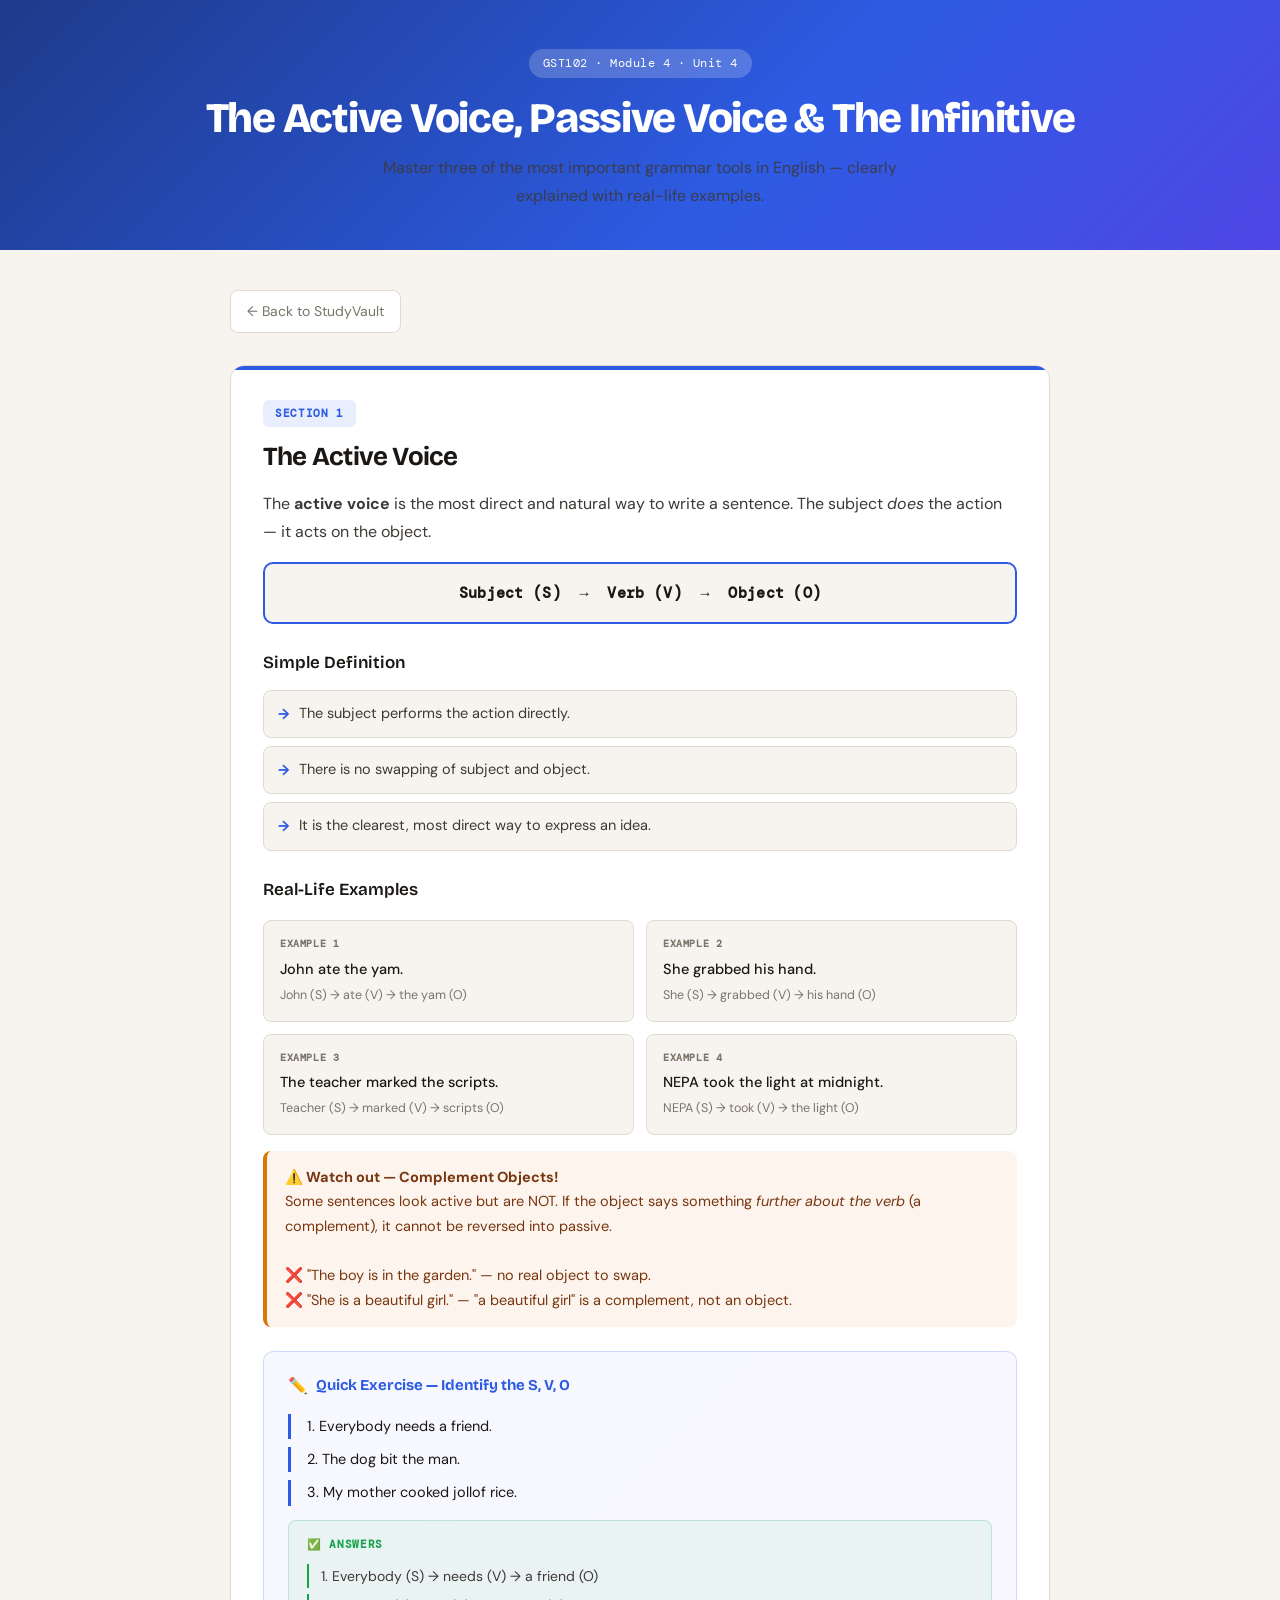
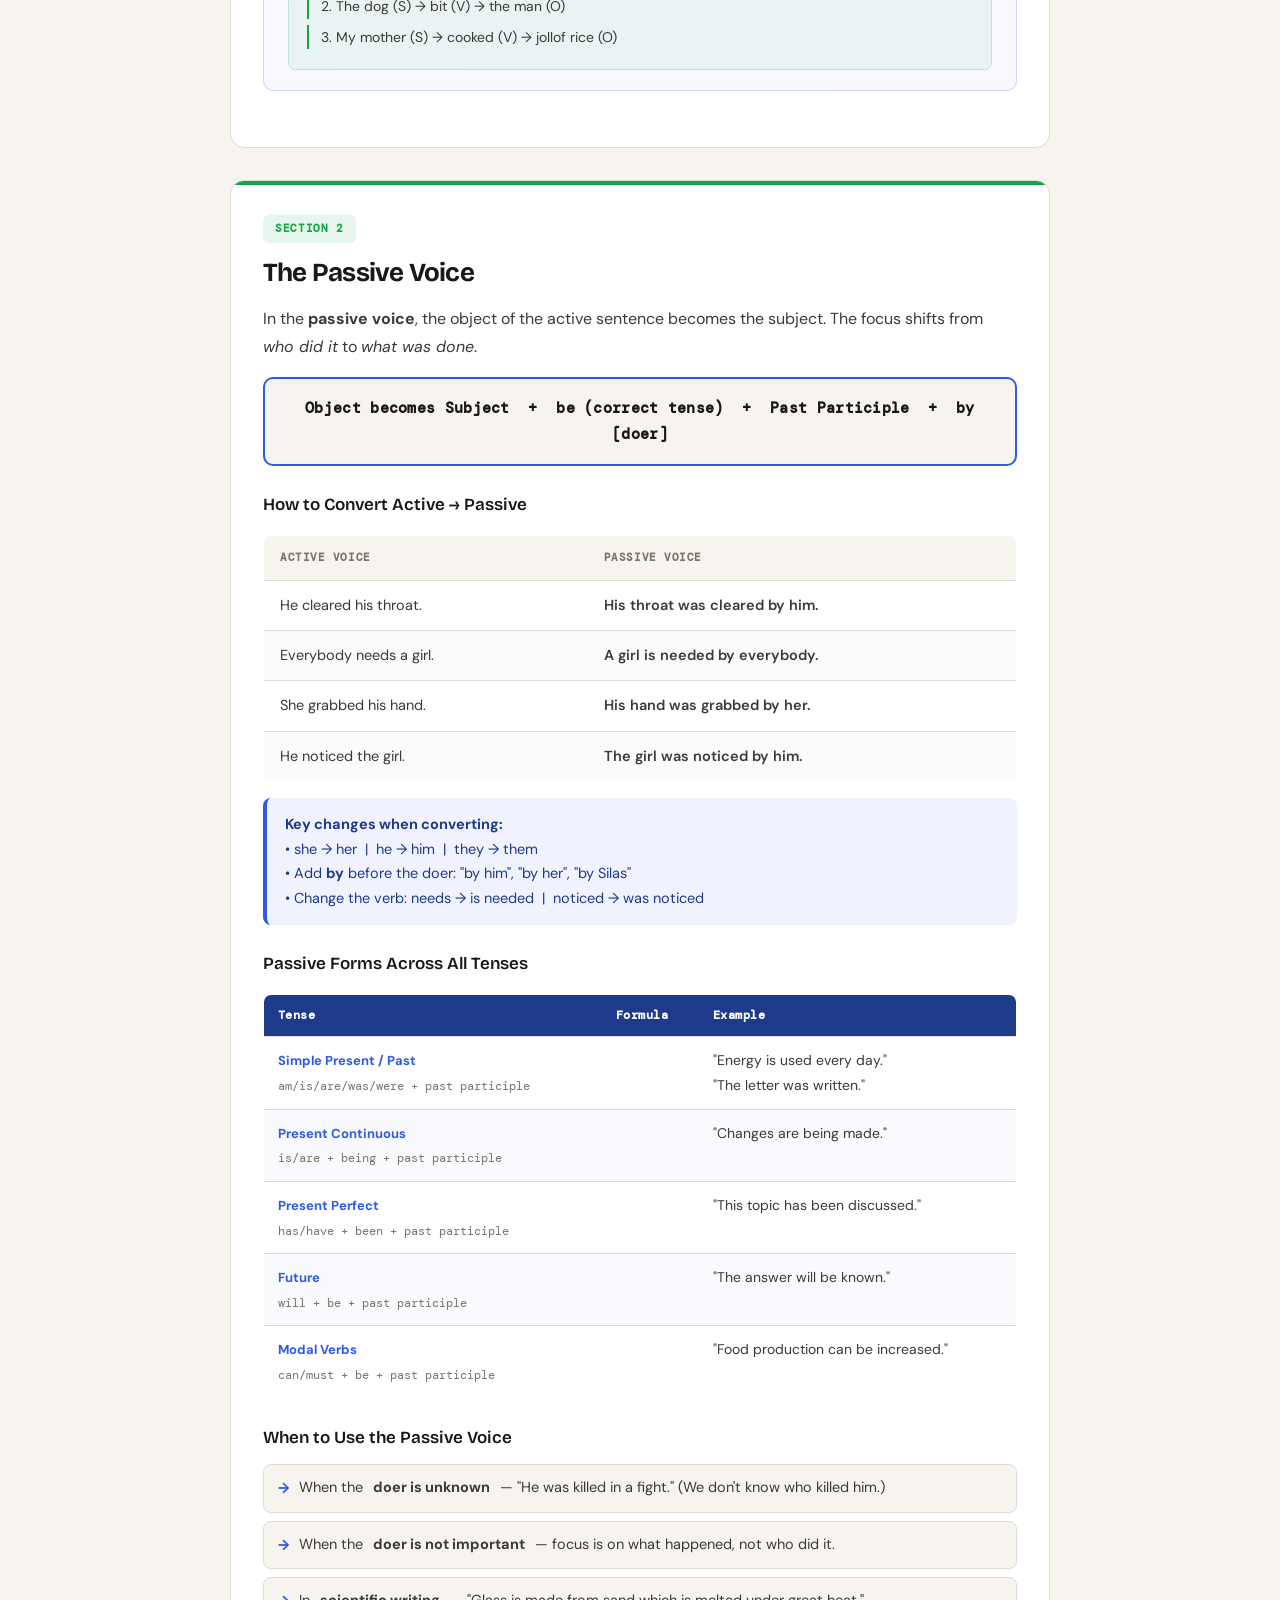
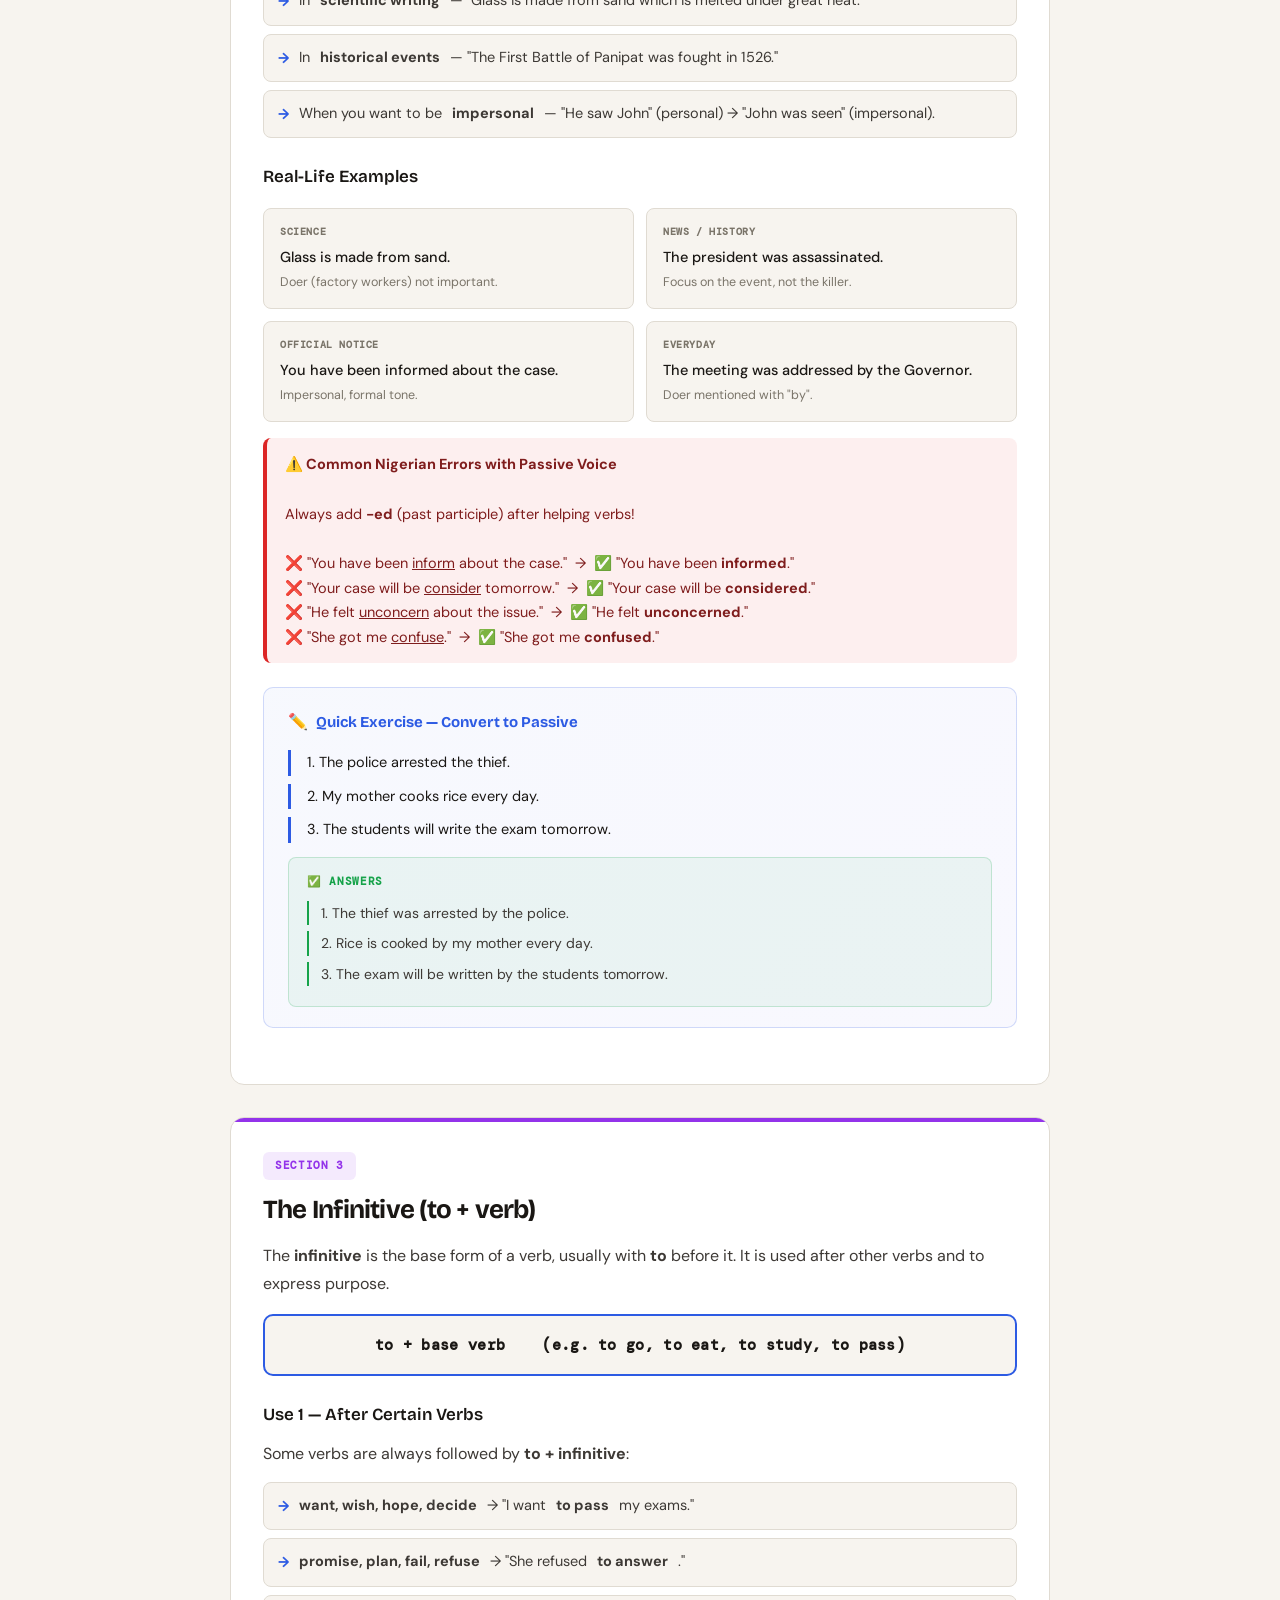
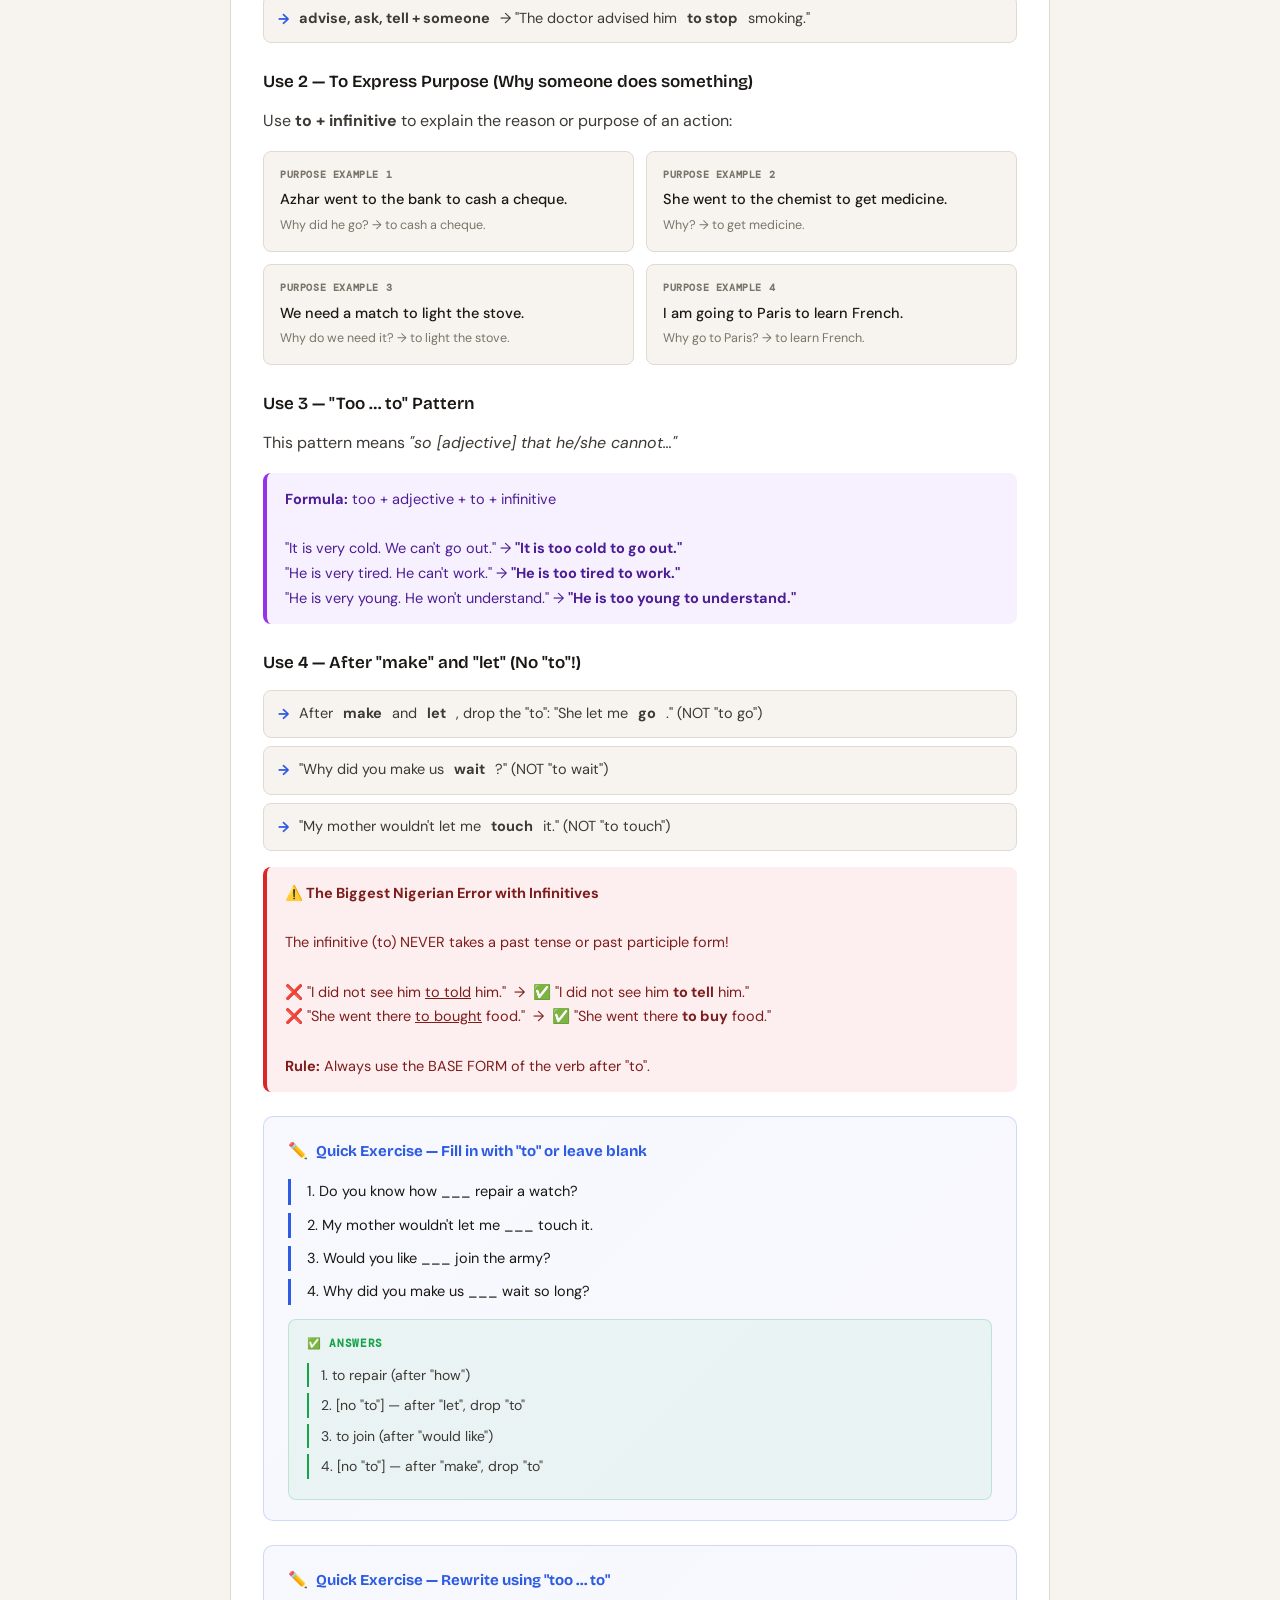
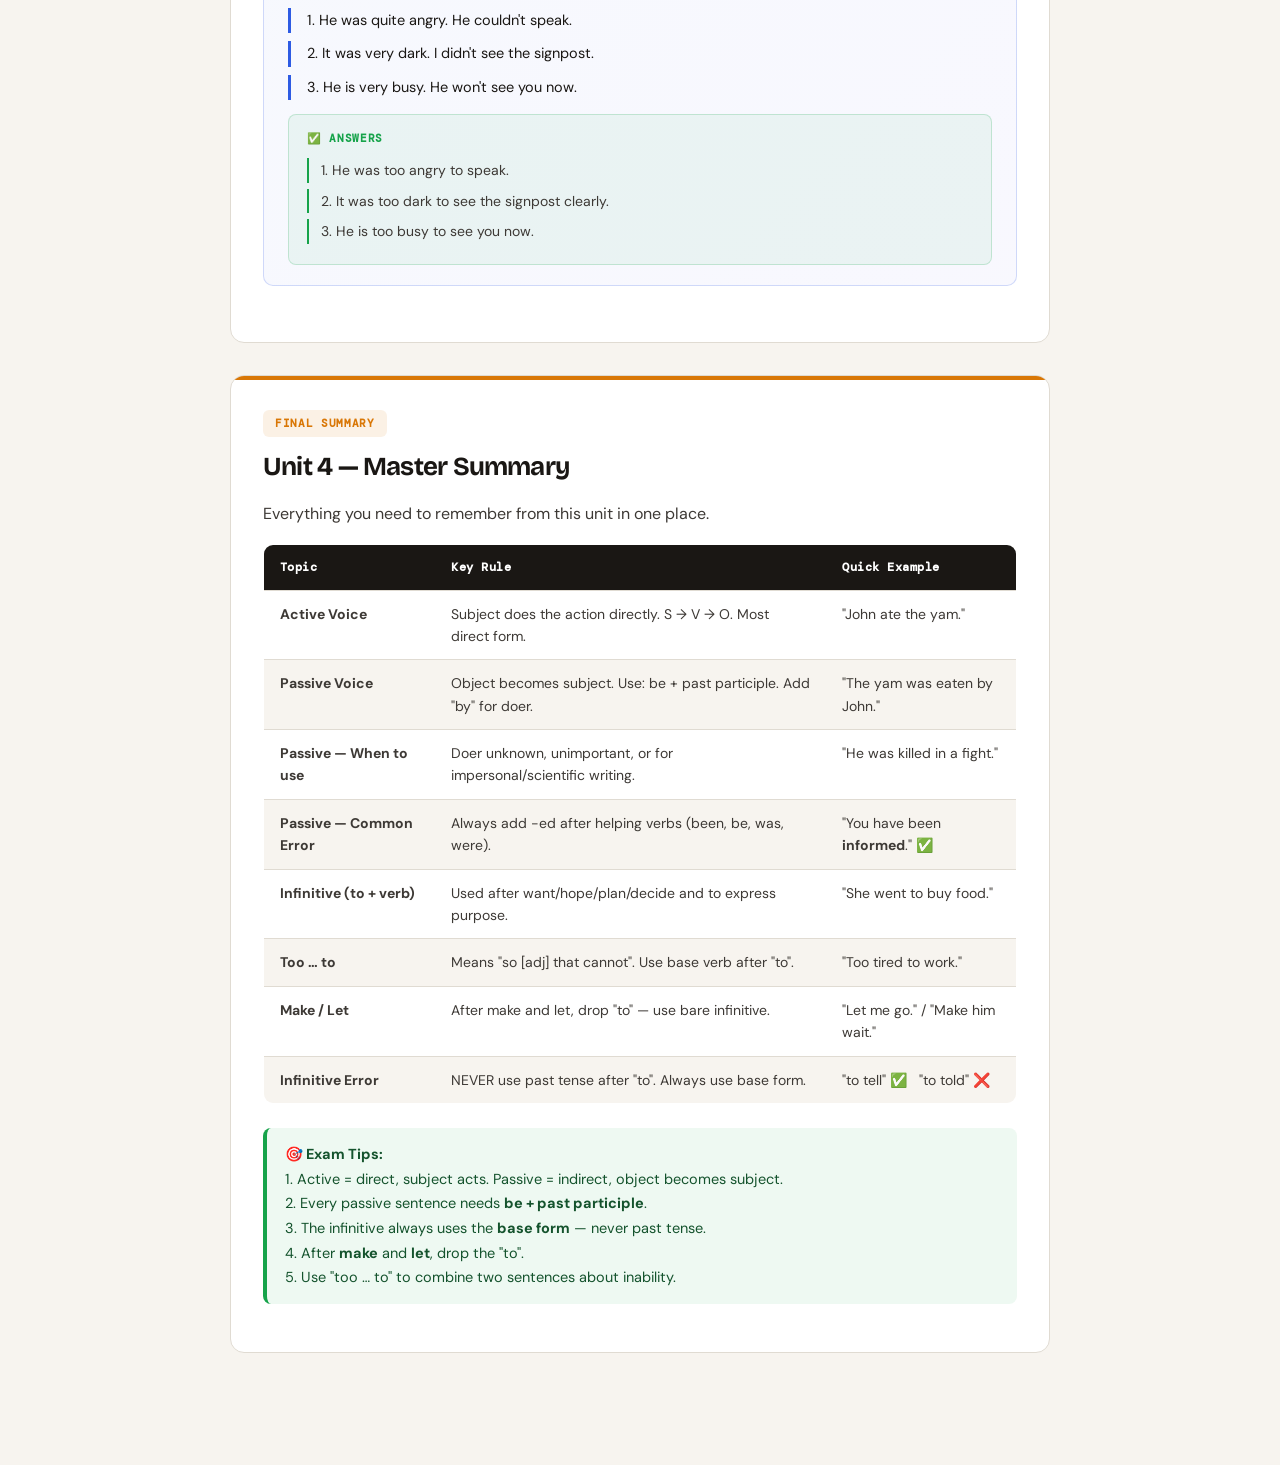
<file: test.html>
<!DOCTYPE html>
<html lang="en">
<head>
    <meta charset="UTF-8">
    <meta name="viewport" content="width=device-width, initial-scale=1.0">
    <title>GST102 — Unit 4: Active, Passive & Infinitive</title>
    <link href="https://fonts.googleapis.com/css2?family=Bricolage+Grotesque:opsz,wght@12..96,400;12..96,600;12..96,700;12..96,800&family=DM+Sans:ital,opsz,wght@0,9..40,400;0,9..40,500;1,9..40,400&family=DM+Mono:wght@400;500&display=swap" rel="stylesheet">
    <style>
        *, *::before, *::after { box-sizing: border-box; margin: 0; padding: 0; }

        :root {
            --bg: #f7f4ef;
            --surface: #ffffff;
            --border: #e0dbd2;
            --text: #1a1714;
            --text-secondary: #3d3935;
            --text-muted: #7a7469;
            --accent: #2d5be3;
            --green: #16a34a;
            --amber: #d97706;
            --red: #dc2626;
            --purple: #9333ea;
            --font-sans: 'DM Sans', sans-serif;
            --font-display: 'Bricolage Grotesque', sans-serif;
            --font-mono: 'DM Mono', monospace;
        }

        body {
            font-family: var(--font-sans);
            background: var(--bg);
            color: var(--text-secondary);
            line-height: 1.75;
            font-size: 16px;
        }

        /* ── HEADER ── */
        .page-hero {
            background: linear-gradient(135deg, #1e3a8a 0%, #2d5be3 60%, #4f46e5 100%);
            color: white;
            padding: 48px 24px 40px;
            text-align: center;
        }
        .page-hero .course-tag {
            display: inline-block;
            font-family: var(--font-mono);
            font-size: 12px;
            background: rgba(255,255,255,0.2);
            padding: 4px 14px;
            border-radius: 100px;
            margin-bottom: 16px;
            letter-spacing: 0.5px;
        }
        .page-hero h1 {
            font-family: var(--font-display);
            font-size: clamp(26px, 5vw, 42px);
            font-weight: 800;
            letter-spacing: -0.03em;
            line-height: 1.15;
            margin-bottom: 12px;
        }
        .page-hero p {
            font-size: 16px;
            opacity: 0.85;
            max-width: 560px;
            margin: 0 auto;
        }

        /* ── LAYOUT ── */
        .container { max-width: 860px; margin: 0 auto; padding: 40px 20px 80px; }

        /* ── SECTION CARDS ── */
        .section-card {
            background: var(--surface);
            border: 1.5px solid var(--border);
            border-radius: 14px;
            padding: 32px;
            margin-bottom: 32px;
            position: relative;
            overflow: hidden;
        }
        .section-card::before {
            content: '';
            position: absolute;
            top: 0; left: 0; right: 0;
            height: 4px;
        }
        .card-blue::before   { background: var(--accent); }
        .card-green::before  { background: var(--green); }
        .card-amber::before  { background: var(--amber); }
        .card-purple::before { background: var(--purple); }
        .card-red::before    { background: var(--red); }

        /* ── HEADINGS ── */
        .section-tag {
            display: inline-flex;
            align-items: center;
            gap: 6px;
            font-family: var(--font-mono);
            font-size: 11px;
            font-weight: 600;
            letter-spacing: 0.06em;
            text-transform: uppercase;
            padding: 4px 12px;
            border-radius: 6px;
            margin-bottom: 14px;
        }
        .tag-blue   { background: rgba(45,91,227,0.1);  color: var(--accent); }
        .tag-green  { background: rgba(22,163,74,0.1);  color: var(--green); }
        .tag-amber  { background: rgba(217,119,6,0.1);  color: var(--amber); }
        .tag-purple { background: rgba(147,51,234,0.1); color: var(--purple); }
        .tag-red    { background: rgba(220,38,38,0.1);  color: var(--red); }

        h2 {
            font-family: var(--font-display);
            font-size: clamp(20px, 3vw, 26px);
            font-weight: 700;
            letter-spacing: -0.03em;
            color: var(--text);
            margin-bottom: 16px;
            line-height: 1.25;
        }
        h3 {
            font-family: var(--font-display);
            font-size: 17px;
            font-weight: 600;
            color: var(--text);
            margin: 24px 0 10px;
        }

        p { margin-bottom: 14px; color: var(--text-secondary); }

        /* ── FORMULA BOX ── */
        .formula-box {
            background: var(--bg);
            border: 2px solid var(--accent);
            border-radius: 10px;
            padding: 16px 20px;
            margin: 16px 0;
            font-family: var(--font-mono);
            font-size: 15px;
            color: var(--text);
            text-align: center;
            font-weight: 600;
            letter-spacing: 0.02em;
        }

        /* ── CALLOUTS ── */
        .callout {
            padding: 14px 18px;
            border-radius: 8px;
            border-left: 4px solid;
            margin: 16px 0;
            font-size: 14.5px;
            line-height: 1.7;
        }
        .callout-blue   { background: rgba(45,91,227,0.07);  border-color: var(--accent);  color: #1e3a8a; }
        .callout-green  { background: rgba(22,163,74,0.07);  border-color: var(--green);   color: #14532d; }
        .callout-amber  { background: rgba(217,119,6,0.07);  border-color: var(--amber);   color: #78350f; }
        .callout-red    { background: rgba(220,38,38,0.07);  border-color: var(--red);     color: #7f1d1d; }
        .callout-purple { background: rgba(147,51,234,0.07); border-color: var(--purple);  color: #4c1d95; }
        .callout strong { font-weight: 700; }

        /* ── EXAMPLES ── */
        .examples-grid {
            display: grid;
            grid-template-columns: repeat(auto-fill, minmax(260px, 1fr));
            gap: 12px;
            margin: 16px 0;
        }
        .example-item {
            background: var(--bg);
            border: 1.5px solid var(--border);
            border-radius: 8px;
            padding: 14px 16px;
        }
        .example-label {
            font-family: var(--font-mono);
            font-size: 10px;
            font-weight: 700;
            text-transform: uppercase;
            letter-spacing: 0.06em;
            color: var(--text-muted);
            margin-bottom: 6px;
        }
        .example-sentence {
            font-size: 14.5px;
            color: var(--text);
            font-weight: 500;
            line-height: 1.5;
        }
        .example-note {
            font-size: 12.5px;
            color: var(--text-muted);
            margin-top: 4px;
        }

        /* ── COMPARISON TABLE ── */
        .compare-table {
            width: 100%;
            border-collapse: collapse;
            margin: 16px 0;
            font-size: 14.5px;
            border-radius: 8px;
            overflow: hidden;
            border: 1.5px solid var(--border);
        }
        .compare-table th {
            background: var(--bg);
            padding: 12px 16px;
            text-align: left;
            font-family: var(--font-mono);
            font-size: 11px;
            text-transform: uppercase;
            letter-spacing: 0.05em;
            color: var(--text-muted);
            font-weight: 600;
        }
        .compare-table td {
            padding: 12px 16px;
            border-top: 1px solid var(--border);
            color: var(--text-secondary);
            vertical-align: top;
        }
        .compare-table tr:nth-child(even) td { background: rgba(0,0,0,0.015); }
        .correct { color: var(--green); font-weight: 600; }
        .wrong   { color: var(--red);   font-weight: 600; text-decoration: line-through; }

        /* ── PASSIVE TENSE TABLE ── */
        .tense-table {
            width: 100%;
            border-collapse: collapse;
            margin: 16px 0;
            font-size: 14px;
            border: 1.5px solid var(--border);
            border-radius: 8px;
            overflow: hidden;
        }
        .tense-table th {
            background: #1e3a8a;
            color: white;
            padding: 10px 14px;
            text-align: left;
            font-size: 12px;
            font-family: var(--font-mono);
            letter-spacing: 0.04em;
        }
        .tense-table td {
            padding: 11px 14px;
            border-top: 1px solid var(--border);
            vertical-align: top;
        }
        .tense-table tr:nth-child(even) td { background: rgba(45,91,227,0.03); }
        .tense-name { font-weight: 700; color: var(--accent); font-size: 13px; }
        .tense-formula { font-family: var(--font-mono); font-size: 12px; color: var(--text-muted); }

        /* ── EXERCISE BLOCKS ── */
        .exercise-block {
            background: linear-gradient(135deg, rgba(45,91,227,0.04) 0%, rgba(79,70,229,0.04) 100%);
            border: 1.5px solid rgba(45,91,227,0.2);
            border-radius: 10px;
            padding: 20px 24px;
            margin: 24px 0;
        }
        .exercise-title {
            font-family: var(--font-display);
            font-size: 15px;
            font-weight: 700;
            color: var(--accent);
            margin-bottom: 14px;
            display: flex;
            align-items: center;
            gap: 8px;
        }
        .exercise-title::before {
            content: '✏️';
            font-size: 16px;
        }
        .exercise-q {
            font-size: 14.5px;
            color: var(--text);
            margin-bottom: 8px;
            padding-left: 16px;
            border-left: 3px solid var(--accent);
        }
        .answer-block {
            background: rgba(22,163,74,0.06);
            border: 1.5px solid rgba(22,163,74,0.2);
            border-radius: 8px;
            padding: 14px 18px;
            margin-top: 14px;
        }
        .answer-title {
            font-family: var(--font-mono);
            font-size: 11px;
            font-weight: 700;
            text-transform: uppercase;
            letter-spacing: 0.06em;
            color: var(--green);
            margin-bottom: 10px;
        }
        .answer-item {
            font-size: 14px;
            color: var(--text-secondary);
            margin-bottom: 6px;
            padding-left: 12px;
            border-left: 2px solid var(--green);
        }

        /* ── RULE PILLS ── */
        .rule-list { list-style: none; margin: 12px 0; }
        .rule-list li {
            display: flex;
            align-items: flex-start;
            gap: 10px;
            padding: 10px 14px;
            background: var(--bg);
            border-radius: 8px;
            margin-bottom: 8px;
            font-size: 14.5px;
            color: var(--text-secondary);
            border: 1px solid var(--border);
        }
        .rule-list li::before {
            content: '→';
            color: var(--accent);
            font-weight: 700;
            flex-shrink: 0;
            margin-top: 1px;
        }

        /* ── SUMMARY TABLE ── */
        .summary-table {
            width: 100%;
            border-collapse: collapse;
            font-size: 14px;
            border: 1.5px solid var(--border);
            border-radius: 10px;
            overflow: hidden;
            margin-top: 16px;
        }
        .summary-table th {
            background: var(--text);
            color: white;
            padding: 12px 16px;
            text-align: left;
            font-size: 12px;
            font-family: var(--font-mono);
            letter-spacing: 0.04em;
        }
        .summary-table td {
            padding: 12px 16px;
            border-top: 1px solid var(--border);
            vertical-align: top;
            line-height: 1.6;
        }
        .summary-table tr:nth-child(even) td { background: var(--bg); }

        /* ── BACK LINK ── */
        .back-link {
            display: inline-flex;
            align-items: center;
            gap: 8px;
            font-size: 14px;
            color: var(--text-muted);
            text-decoration: none;
            margin-bottom: 32px;
            padding: 8px 16px;
            border: 1.5px solid var(--border);
            border-radius: 8px;
            background: var(--surface);
            transition: all 0.2s ease;
        }
        .back-link:hover { border-color: var(--accent); color: var(--accent); }

        /* ── MOBILE ── */
        @media (max-width: 640px) {
            .section-card { padding: 20px 16px; }
            .examples-grid { grid-template-columns: 1fr; }
            .compare-table, .tense-table, .summary-table { font-size: 13px; }
            .compare-table th, .compare-table td,
            .tense-table th, .tense-table td,
            .summary-table th, .summary-table td { padding: 9px 10px; }
            .page-hero { padding: 36px 16px 32px; }
        }
    </style>
</head>
<body>

<!-- ══ HERO ══ -->
<div class="page-hero">
    <div class="course-tag">GST102 · Module 4 · Unit 4</div>
    <h1>The Active Voice, Passive Voice &amp; The Infinitive</h1>
    <p>Master three of the most important grammar tools in English — clearly explained with real-life examples.</p>
</div>

<div class="container">
    <a href="index.html" class="back-link">← Back to StudyVault</a>

    <!-- ══════════════════════════════════
         SECTION 1 — ACTIVE VOICE
    ══════════════════════════════════ -->
    <div class="section-card card-blue">
        <div class="section-tag tag-blue">Section 1</div>
        <h2>The Active Voice</h2>

        <p>The <strong>active voice</strong> is the most direct and natural way to write a sentence. The subject <em>does</em> the action — it acts on the object.</p>

        <div class="formula-box">Subject (S) &nbsp;→&nbsp; Verb (V) &nbsp;→&nbsp; Object (O)</div>

        <h3>Simple Definition</h3>
        <ul class="rule-list">
            <li>The subject performs the action directly.</li>
            <li>There is no swapping of subject and object.</li>
            <li>It is the clearest, most direct way to express an idea.</li>
        </ul>

        <h3>Real-Life Examples</h3>
        <div class="examples-grid">
            <div class="example-item">
                <div class="example-label">Example 1</div>
                <div class="example-sentence">John ate the yam.</div>
                <div class="example-note">John (S) → ate (V) → the yam (O)</div>
            </div>
            <div class="example-item">
                <div class="example-label">Example 2</div>
                <div class="example-sentence">She grabbed his hand.</div>
                <div class="example-note">She (S) → grabbed (V) → his hand (O)</div>
            </div>
            <div class="example-item">
                <div class="example-label">Example 3</div>
                <div class="example-sentence">The teacher marked the scripts.</div>
                <div class="example-note">Teacher (S) → marked (V) → scripts (O)</div>
            </div>
            <div class="example-item">
                <div class="example-label">Example 4</div>
                <div class="example-sentence">NEPA took the light at midnight.</div>
                <div class="example-note">NEPA (S) → took (V) → the light (O)</div>
            </div>
        </div>

        <div class="callout callout-amber">
            <strong>⚠️ Watch out — Complement Objects!</strong><br>
            Some sentences look active but are NOT. If the object says something <em>further about the verb</em> (a complement), it cannot be reversed into passive.<br><br>
            ❌ "The boy is in the garden." — no real object to swap.<br>
            ❌ "She is a beautiful girl." — "a beautiful girl" is a complement, not an object.
        </div>

        <div class="exercise-block">
            <div class="exercise-title">Quick Exercise — Identify the S, V, O</div>
            <div class="exercise-q">1. Everybody needs a friend.</div>
            <div class="exercise-q">2. The dog bit the man.</div>
            <div class="exercise-q">3. My mother cooked jollof rice.</div>
            <div class="answer-block">
                <div class="answer-title">✅ Answers</div>
                <div class="answer-item">1. Everybody (S) → needs (V) → a friend (O)</div>
                <div class="answer-item">2. The dog (S) → bit (V) → the man (O)</div>
                <div class="answer-item">3. My mother (S) → cooked (V) → jollof rice (O)</div>
            </div>
        </div>
    </div>

    <!-- ══════════════════════════════════
         SECTION 2 — PASSIVE VOICE
    ══════════════════════════════════ -->
    <div class="section-card card-green">
        <div class="section-tag tag-green">Section 2</div>
        <h2>The Passive Voice</h2>

        <p>In the <strong>passive voice</strong>, the object of the active sentence becomes the subject. The focus shifts from <em>who did it</em> to <em>what was done</em>.</p>

        <div class="formula-box">Object becomes Subject &nbsp;+&nbsp; be (correct tense) &nbsp;+&nbsp; Past Participle &nbsp;+&nbsp; by [doer]</div>

        <h3>How to Convert Active → Passive</h3>
        <table class="compare-table">
            <thead>
                <tr><th>Active Voice</th><th>Passive Voice</th></tr>
            </thead>
            <tbody>
                <tr>
                    <td>He cleared his throat.</td>
                    <td class="correct">His throat was cleared by him.</td>
                </tr>
                <tr>
                    <td>Everybody needs a girl.</td>
                    <td class="correct">A girl is needed by everybody.</td>
                </tr>
                <tr>
                    <td>She grabbed his hand.</td>
                    <td class="correct">His hand was grabbed by her.</td>
                </tr>
                <tr>
                    <td>He noticed the girl.</td>
                    <td class="correct">The girl was noticed by him.</td>
                </tr>
            </tbody>
        </table>

        <div class="callout callout-blue">
            <strong>Key changes when converting:</strong><br>
            • she → her &nbsp;|&nbsp; he → him &nbsp;|&nbsp; they → them<br>
            • Add <strong>by</strong> before the doer: "by him", "by her", "by Silas"<br>
            • Change the verb: needs → is needed &nbsp;|&nbsp; noticed → was noticed
        </div>

        <h3>Passive Forms Across All Tenses</h3>
        <table class="tense-table">
            <thead>
                <tr><th>Tense</th><th>Formula</th><th>Example</th></tr>
            </thead>
            <tbody>
                <tr>
                    <td><span class="tense-name">Simple Present / Past</span><br><span class="tense-formula">am/is/are/was/were + past participle</span></td>
                    <td></td>
                    <td>"Energy is used every day."<br>"The letter was written."</td>
                </tr>
                <tr>
                    <td><span class="tense-name">Present Continuous</span><br><span class="tense-formula">is/are + being + past participle</span></td>
                    <td></td>
                    <td>"Changes are being made."</td>
                </tr>
                <tr>
                    <td><span class="tense-name">Present Perfect</span><br><span class="tense-formula">has/have + been + past participle</span></td>
                    <td></td>
                    <td>"This topic has been discussed."</td>
                </tr>
                <tr>
                    <td><span class="tense-name">Future</span><br><span class="tense-formula">will + be + past participle</span></td>
                    <td></td>
                    <td>"The answer will be known."</td>
                </tr>
                <tr>
                    <td><span class="tense-name">Modal Verbs</span><br><span class="tense-formula">can/must + be + past participle</span></td>
                    <td></td>
                    <td>"Food production can be increased."</td>
                </tr>
            </tbody>
        </table>

        <h3>When to Use the Passive Voice</h3>
        <ul class="rule-list">
            <li>When the <strong>doer is unknown</strong> — "He was killed in a fight." (We don't know who killed him.)</li>
            <li>When the <strong>doer is not important</strong> — focus is on what happened, not who did it.</li>
            <li>In <strong>scientific writing</strong> — "Glass is made from sand which is melted under great heat."</li>
            <li>In <strong>historical events</strong> — "The First Battle of Panipat was fought in 1526."</li>
            <li>When you want to be <strong>impersonal</strong> — "He saw John" (personal) → "John was seen" (impersonal).</li>
        </ul>

        <h3>Real-Life Examples</h3>
        <div class="examples-grid">
            <div class="example-item">
                <div class="example-label">Science</div>
                <div class="example-sentence">Glass is made from sand.</div>
                <div class="example-note">Doer (factory workers) not important.</div>
            </div>
            <div class="example-item">
                <div class="example-label">News / History</div>
                <div class="example-sentence">The president was assassinated.</div>
                <div class="example-note">Focus on the event, not the killer.</div>
            </div>
            <div class="example-item">
                <div class="example-label">Official Notice</div>
                <div class="example-sentence">You have been informed about the case.</div>
                <div class="example-note">Impersonal, formal tone.</div>
            </div>
            <div class="example-item">
                <div class="example-label">Everyday</div>
                <div class="example-sentence">The meeting was addressed by the Governor.</div>
                <div class="example-note">Doer mentioned with "by".</div>
            </div>
        </div>

        <div class="callout callout-red">
            <strong>⚠️ Common Nigerian Errors with Passive Voice</strong><br><br>
            Always add <strong>-ed</strong> (past participle) after helping verbs!<br><br>
            ❌ "You have been <u>inform</u> about the case." &nbsp;→&nbsp; ✅ "You have been <strong>informed</strong>."<br>
            ❌ "Your case will be <u>consider</u> tomorrow." &nbsp;→&nbsp; ✅ "Your case will be <strong>considered</strong>."<br>
            ❌ "He felt <u>unconcern</u> about the issue." &nbsp;→&nbsp; ✅ "He felt <strong>unconcerned</strong>."<br>
            ❌ "She got me <u>confuse</u>." &nbsp;→&nbsp; ✅ "She got me <strong>confused</strong>."
        </div>

        <div class="exercise-block">
            <div class="exercise-title">Quick Exercise — Convert to Passive</div>
            <div class="exercise-q">1. The police arrested the thief.</div>
            <div class="exercise-q">2. My mother cooks rice every day.</div>
            <div class="exercise-q">3. The students will write the exam tomorrow.</div>
            <div class="answer-block">
                <div class="answer-title">✅ Answers</div>
                <div class="answer-item">1. The thief was arrested by the police.</div>
                <div class="answer-item">2. Rice is cooked by my mother every day.</div>
                <div class="answer-item">3. The exam will be written by the students tomorrow.</div>
            </div>
        </div>
    </div>

    <!-- ══════════════════════════════════
         SECTION 3 — THE INFINITIVE
    ══════════════════════════════════ -->
    <div class="section-card card-purple">
        <div class="section-tag tag-purple">Section 3</div>
        <h2>The Infinitive (to + verb)</h2>

        <p>The <strong>infinitive</strong> is the base form of a verb, usually with <strong>to</strong> before it. It is used after other verbs and to express purpose.</p>

        <div class="formula-box">to + base verb &nbsp;&nbsp; (e.g. to go, to eat, to study, to pass)</div>

        <h3>Use 1 — After Certain Verbs</h3>
        <p>Some verbs are always followed by <strong>to + infinitive</strong>:</p>
        <ul class="rule-list">
            <li><strong>want, wish, hope, decide</strong> → "I want <strong>to pass</strong> my exams."</li>
            <li><strong>promise, plan, fail, refuse</strong> → "She refused <strong>to answer</strong>."</li>
            <li><strong>advise, ask, tell + someone</strong> → "The doctor advised him <strong>to stop</strong> smoking."</li>
        </ul>

        <h3>Use 2 — To Express Purpose (Why someone does something)</h3>
        <p>Use <strong>to + infinitive</strong> to explain the reason or purpose of an action:</p>
        <div class="examples-grid">
            <div class="example-item">
                <div class="example-label">Purpose Example 1</div>
                <div class="example-sentence">Azhar went to the bank to cash a cheque.</div>
                <div class="example-note">Why did he go? → to cash a cheque.</div>
            </div>
            <div class="example-item">
                <div class="example-label">Purpose Example 2</div>
                <div class="example-sentence">She went to the chemist to get medicine.</div>
                <div class="example-note">Why? → to get medicine.</div>
            </div>
            <div class="example-item">
                <div class="example-label">Purpose Example 3</div>
                <div class="example-sentence">We need a match to light the stove.</div>
                <div class="example-note">Why do we need it? → to light the stove.</div>
            </div>
            <div class="example-item">
                <div class="example-label">Purpose Example 4</div>
                <div class="example-sentence">I am going to Paris to learn French.</div>
                <div class="example-note">Why go to Paris? → to learn French.</div>
            </div>
        </div>

        <h3>Use 3 — "Too … to" Pattern</h3>
        <p>This pattern means <em>"so [adjective] that he/she cannot…"</em></p>
        <div class="callout callout-purple">
            <strong>Formula:</strong> too + adjective + to + infinitive<br><br>
            "It is very cold. We can't go out." → <strong>"It is too cold to go out."</strong><br>
            "He is very tired. He can't work." → <strong>"He is too tired to work."</strong><br>
            "He is very young. He won't understand." → <strong>"He is too young to understand."</strong>
        </div>

        <h3>Use 4 — After "make" and "let" (No "to"!)</h3>
        <ul class="rule-list">
            <li>After <strong>make</strong> and <strong>let</strong>, drop the "to": "She let me <strong>go</strong>." (NOT "to go")</li>
            <li>"Why did you make us <strong>wait</strong>?" (NOT "to wait")</li>
            <li>"My mother wouldn't let me <strong>touch</strong> it." (NOT "to touch")</li>
        </ul>

        <div class="callout callout-red">
            <strong>⚠️ The Biggest Nigerian Error with Infinitives</strong><br><br>
            The infinitive (to) NEVER takes a past tense or past participle form!<br><br>
            ❌ "I did not see him <u>to told</u> him." &nbsp;→&nbsp; ✅ "I did not see him <strong>to tell</strong> him."<br>
            ❌ "She went there <u>to bought</u> food." &nbsp;→&nbsp; ✅ "She went there <strong>to buy</strong> food."<br><br>
            <strong>Rule:</strong> Always use the BASE FORM of the verb after "to".
        </div>

        <div class="exercise-block">
            <div class="exercise-title">Quick Exercise — Fill in with "to" or leave blank</div>
            <div class="exercise-q">1. Do you know how ___ repair a watch?</div>
            <div class="exercise-q">2. My mother wouldn't let me ___ touch it.</div>
            <div class="exercise-q">3. Would you like ___ join the army?</div>
            <div class="exercise-q">4. Why did you make us ___ wait so long?</div>
            <div class="answer-block">
                <div class="answer-title">✅ Answers</div>
                <div class="answer-item">1. to repair (after "how")</div>
                <div class="answer-item">2. [no "to"] — after "let", drop "to"</div>
                <div class="answer-item">3. to join (after "would like")</div>
                <div class="answer-item">4. [no "to"] — after "make", drop "to"</div>
            </div>
        </div>

        <div class="exercise-block">
            <div class="exercise-title">Quick Exercise — Rewrite using "too … to"</div>
            <div class="exercise-q">1. He was quite angry. He couldn't speak.</div>
            <div class="exercise-q">2. It was very dark. I didn't see the signpost.</div>
            <div class="exercise-q">3. He is very busy. He won't see you now.</div>
            <div class="answer-block">
                <div class="answer-title">✅ Answers</div>
                <div class="answer-item">1. He was too angry to speak.</div>
                <div class="answer-item">2. It was too dark to see the signpost clearly.</div>
                <div class="answer-item">3. He is too busy to see you now.</div>
            </div>
        </div>
    </div>

    <!-- ══════════════════════════════════
         SUMMARY
    ══════════════════════════════════ -->
    <div class="section-card card-amber">
        <div class="section-tag tag-amber">Final Summary</div>
        <h2>Unit 4 — Master Summary</h2>
        <p>Everything you need to remember from this unit in one place.</p>

        <table class="summary-table">
            <thead>
                <tr><th>Topic</th><th>Key Rule</th><th>Quick Example</th></tr>
            </thead>
            <tbody>
                <tr>
                    <td><strong>Active Voice</strong></td>
                    <td>Subject does the action directly. S → V → O. Most direct form.</td>
                    <td>"John ate the yam."</td>
                </tr>
                <tr>
                    <td><strong>Passive Voice</strong></td>
                    <td>Object becomes subject. Use: be + past participle. Add "by" for doer.</td>
                    <td>"The yam was eaten by John."</td>
                </tr>
                <tr>
                    <td><strong>Passive — When to use</strong></td>
                    <td>Doer unknown, unimportant, or for impersonal/scientific writing.</td>
                    <td>"He was killed in a fight."</td>
                </tr>
                <tr>
                    <td><strong>Passive — Common Error</strong></td>
                    <td>Always add -ed after helping verbs (been, be, was, were).</td>
                    <td>"You have been <strong>informed</strong>." ✅</td>
                </tr>
                <tr>
                    <td><strong>Infinitive (to + verb)</strong></td>
                    <td>Used after want/hope/plan/decide and to express purpose.</td>
                    <td>"She went to buy food."</td>
                </tr>
                <tr>
                    <td><strong>Too … to</strong></td>
                    <td>Means "so [adj] that cannot". Use base verb after "to".</td>
                    <td>"Too tired to work."</td>
                </tr>
                <tr>
                    <td><strong>Make / Let</strong></td>
                    <td>After make and let, drop "to" — use bare infinitive.</td>
                    <td>"Let me go." / "Make him wait."</td>
                </tr>
                <tr>
                    <td><strong>Infinitive Error</strong></td>
                    <td>NEVER use past tense after "to". Always use base form.</td>
                    <td>"to tell" ✅ &nbsp; "to told" ❌</td>
                </tr>
            </tbody>
        </table>

        <div class="callout callout-green" style="margin-top: 24px;">
            <strong>🎯 Exam Tips:</strong><br>
            1. Active = direct, subject acts. Passive = indirect, object becomes subject.<br>
            2. Every passive sentence needs <strong>be + past participle</strong>.<br>
            3. The infinitive always uses the <strong>base form</strong> — never past tense.<br>
            4. After <strong>make</strong> and <strong>let</strong>, drop the "to".<br>
            5. Use "too … to" to combine two sentences about inability.
        </div>
    </div>

</div><!-- /container -->
</body>
</html>
</file>
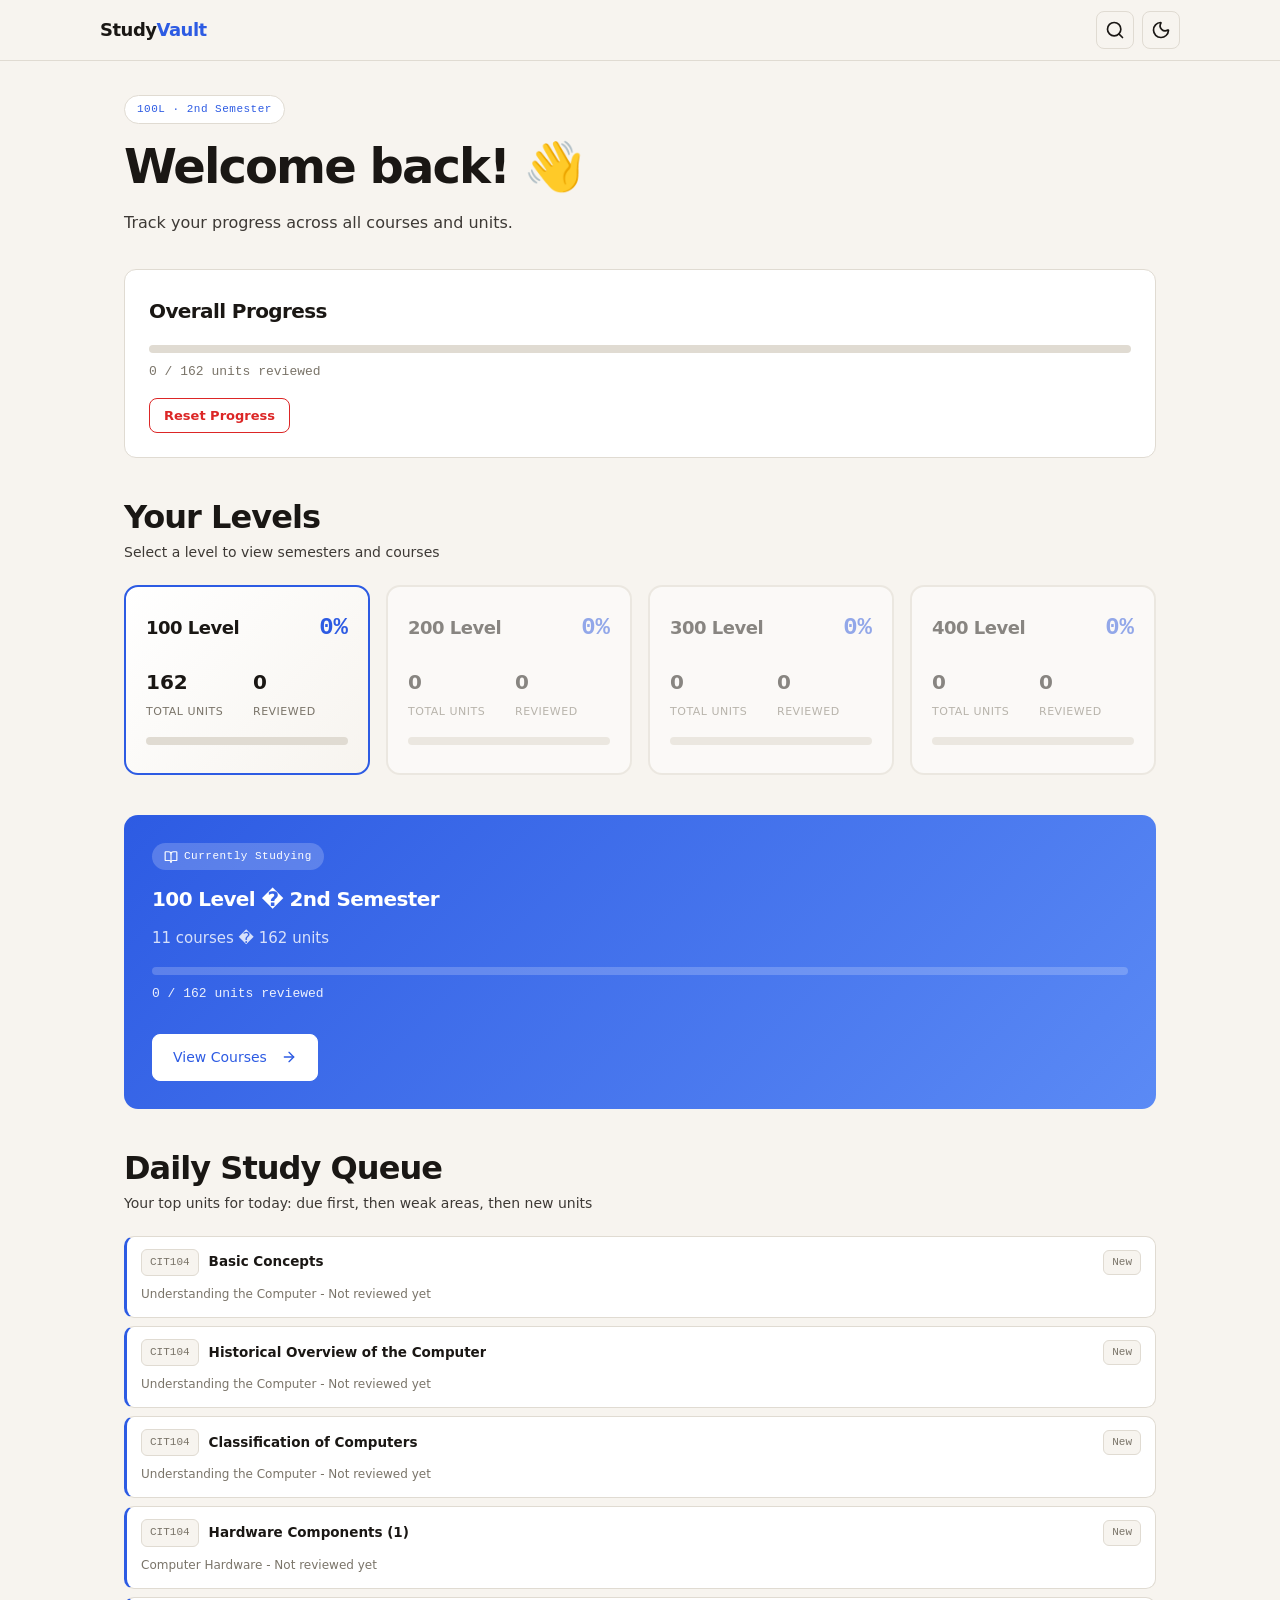
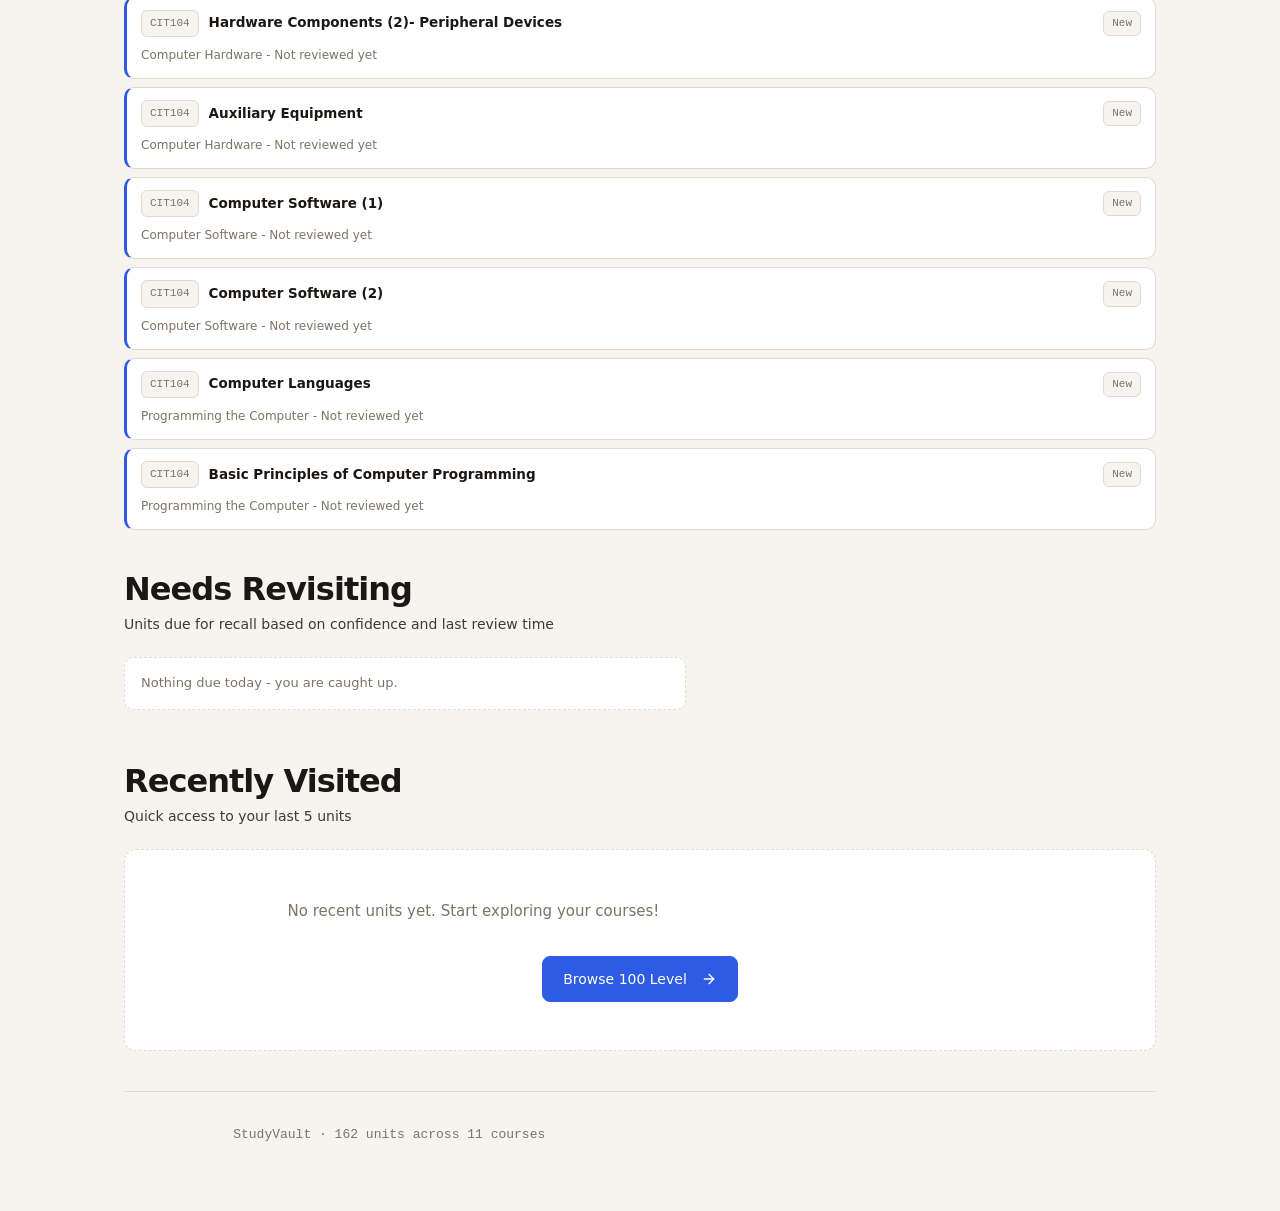
<file: unit.html>
<!DOCTYPE html>
<html lang="en">

<head>
    <meta charset="UTF-8">
    <meta name="viewport" content="width=device-width, initial-scale=1.0">
    <title>StudyVault — Unit</title>

    <link rel="manifest" href="site.webmanifest">
    <meta name="theme-color" content="#2d5be3">
    <link rel="icon" href="assets/icons/studyvault-icon.svg" type="image/svg+xml">
    <link rel="stylesheet" href="assets/css/styles.css">
    <!-- Lucide Icons (local first, CDN fallback) -->
    <script src="assets/js/lucide.minn.js" onerror="var s=document.createElement('script');s.src='https://unpkg.com/lucide@latest';document.head.appendChild(s)"></script>
</head>

<body>

    <!-- Reading Progress Bar -->
    <div id="reading-progress"></div>

    <div id="navbar"></div>
    
    <!-- Search Overlay -->
    <div id="search-overlay" class="search-overlay">
        <div class="search-container">
            <div class="search-header">
                <i data-lucide="search" class="icon-md icon-muted"></i>
                <input type="text" id="search-input" class="search-input" placeholder="Search units, courses, modules... (Press / or Ctrl+K)" oninput="handleSearch(this.value)">
                <button class="search-close" onclick="closeSearch()"><i data-lucide="x" class="icon-lg"></i></button>
            </div>
            <div id="search-results" class="search-results"></div>
        </div>
    </div>

    <main class="container">
        <!-- Breadcrumb -->
        <div id="breadcrumb"></div>

        <!-- Unit Header -->
        <div id="unit-header" class="unit-header"></div>

        <!-- Recall Trigger -->
        <div class="recall-trigger">
            <button id="recallBtn" class="recall-btn">
                <i data-lucide="brain" class="icon-sm"></i>
                Test Yourself - Hide summary and recall
            </button>
        </div>

        <!-- Summary Content -->
        <div id="unit-summary" class="unit-summary"></div>

        <!-- Exam Questions Section -->
        <div id="exam-questions" class="exam-questions-section"></div>

        <!-- Recall Panel (hidden by default) -->
        <div id="recall-panel" class="recall-panel hidden">
            <p class="recall-prompt">
                The summary is hidden. Write down everything you can remember about this unit.
                Do not peek. Just recall from memory.
            </p>
            <textarea
                id="recallInput"
                class="recall-textarea"
                placeholder="Start writing... it can be rough notes."
            ></textarea>
            <div class="voice-tools">
                <button id="voiceBtn" class="voice-btn" type="button" aria-pressed="false">
                    <i data-lucide="mic" class="icon-sm"></i>
                    <span id="voiceBtnLabel">Speak</span>
                </button>
            </div>
            <p id="voiceSupportMsg" class="voice-support-msg hidden"></p>
            <p id="voiceInterim" class="voice-interim hidden"></p>
            <p id="voiceError" class="voice-error hidden"></p>
            <button id="revealBtn" class="reveal-btn">Reveal Summary</button>

            <div id="recallCompare" class="recall-compare hidden">
                <strong class="compare-title">Your recall:</strong>
                <p id="recallOutput" class="recall-wrote"></p>
                <p class="recall-hint">
                    Compare what you wrote with the summary above.
                    Rate your confidence below to schedule smart revision.
                </p>
            </div>

            <div id="confidencePrompt" class="confidence-prompt hidden">
                <p>How did you do?</p>
                <div class="confidence-btns">
                    <button class="conf-btn conf-hard" data-conf="hard">Struggled</button>
                    <button class="conf-btn conf-medium" data-conf="medium">Missed some</button>
                    <button class="conf-btn conf-easy" data-conf="easy">Got it all</button>
                </div>
                <p id="confSavedMsg" class="conf-saved-msg hidden"></p>
            </div>
        </div>

        <!-- Notes Panel -->
        <div id="unit-notes" class="unit-notes"></div>

        <!-- Navigation -->
        <div id="unit-navigation" class="unit-navigation"></div>
    </main>

    <!-- Floating Back Button -->
    <a id="back-btn" href="#" class="back-float">
        <i data-lucide="arrow-left" class="icon-sm"></i>
        Back to Module
    </a>

    <script src="assets/js/data.js"></script>
    <script src="assets/js/examQuestions.js"></script>
    <script src="assets/js/icons.js"></script>
    <script src="assets/js/animations.js"></script>
    <script src="assets/js/app.js"></script>
    <script src="assets/js/explanations.js"></script>
    <script src="assets/js/unit.js"></script>
</body>

</html>
</file>
<file: assets/css/styles.css>
/* ══════════════════════════════════════
   StudyVault — Global Styles
   ══════════════════════════════════════ */

/* ─── RESET ─── */
*, *::before, *::after {
  box-sizing: border-box;
  margin: 0;
  padding: 0;
}

/* ─── CSS VARIABLES (LIGHT MODE) ─── */
:root {
  --bg:           #f7f4ef;
  --surface:      #ffffff;
  --border:       #e0dbd2;
  --text:         #1a1714;        /* Primary: headings, important content */
  --text-secondary: #3d3935;      /* Secondary: body text, descriptions */
  --text-muted:   #7a7469;        /* Muted: labels, timestamps */
  --accent:       #2d5be3;
  --green:        #16a34a;
  --amber:        #d97706;
  --font-sans:    'DM Sans', system-ui, -apple-system, sans-serif;
  --font-display: 'Bricolage Grotesque', 'Segoe UI', system-ui, sans-serif;
  --font-mono:    'DM Mono', 'Courier New', monospace;
}

/* ─── CSS VARIABLES (DARK MODE) — UPGRADED CURSOR/CLAUDE STYLE ─── */
[data-theme="dark"] {
  /* Base surfaces — each step is slightly lighter */
  --bg:           #0a0a0b;        /* body background */
  --surface:      #111113;        /* cards, panels */
  --elevated:     #1a1a1e;        /* hovered cards, dropdowns */
  --overlay:      #222228;        /* modals, search overlay */
  
  /* Borders — very subtle, almost invisible */
  --border-subtle: rgba(255, 255, 255, 0.06);
  --border:        rgba(255, 255, 255, 0.10);
  --border-strong: rgba(255, 255, 255, 0.18);
  
  /* Text — three levels of hierarchy */
  --text:         #f0eff0;        /* headings, important content */
  --text-secondary: #9b99a6;      /* labels, descriptions */
  --text-muted:   #5c5a68;        /* timestamps, placeholders */
  
  /* Accent — slightly muted for dark mode */
  --accent:       #e8500a;
  --accent-glow:  rgba(232, 80, 10, 0.15);
  --accent-subtle: rgba(232, 80, 10, 0.08);
  
  /* Keep green and amber */
  --green:        #22c55e;
  --amber:        #fbbf24;
}

/* ─── BASE ─── */
html {
  scroll-behavior: smooth;
}

body {
  font-family: var(--font-sans);
  background: var(--bg);
  color: var(--text-secondary);
  line-height: 1.75;
  min-height: 100vh;
  transition: background 0.3s ease, color 0.3s ease;
}

/* ─── LAYOUT ─── */
.container {
  max-width: 1080px;
  margin: 0 auto;
  padding: 32px 24px;
}

/* ─── NAVBAR ─── */
.navbar {
  position: sticky;
  top: 0;
  z-index: 100;
  background: var(--bg);
  border-bottom: 1.5px solid var(--border);
  padding: 0 24px;
  transition: background 0.3s ease, border-color 0.3s ease;
}

.navbar-inner {
  max-width: 1080px;
  margin: 0 auto;
  display: flex;
  align-items: center;
  height: 60px;
  gap: 16px;
}

.navbar-logo {
  font-family: var(--font-display);
  font-weight: 800;
  font-size: 18px;
  letter-spacing: -0.5px;
  color: var(--text);
  text-decoration: none;
  margin-right: auto;
}

.navbar-logo span {
  color: var(--accent);
}

.navbar-actions {
  display: flex;
  align-items: center;
  gap: 8px;
}

.navbar-btn {
  background: none;
  border: 1.5px solid var(--border);
  color: var(--text);
  width: 38px;
  height: 38px;
  border-radius: 8px;
  display: flex;
  align-items: center;
  justify-content: center;
  cursor: pointer;
  font-size: 18px;
  transition: all 0.2s ease;
}

.navbar-btn:hover {
  background: var(--surface);
  border-color: var(--accent);
  transform: translateY(-1px);
}

/* ─── BREADCRUMB ─── */
.breadcrumb {
  display: flex;
  align-items: center;
  flex-wrap: wrap;
  gap: 8px;
  font-size: 14px;
  margin-bottom: 24px;
  padding: 12px 0;
}

.breadcrumb-link {
  color: var(--accent);
  text-decoration: none;
  transition: opacity 0.2s ease;
}

.breadcrumb-link:hover {
  opacity: 0.7;
}

.breadcrumb-sep {
  color: var(--text-muted);
  user-select: none;
}

.breadcrumb-current {
  color: var(--text);
  font-weight: 500;
}

/* ─── PROGRESS BAR ─── */
.progress-wrap {
  width: 100%;
  height: 8px;
  background: var(--border);
  border-radius: 100px;
  overflow: hidden;
  margin-bottom: 8px;
}

.progress-bar {
  height: 100%;
  border-radius: 100px;
  width: 0%;
  transition: width 1.2s cubic-bezier(0.65, 0, 0.35, 1), background 0.3s ease;
}

.progress-bar.green {
  background: var(--green);
}

.progress-bar.amber {
  background: var(--amber);
}

.progress-bar.grey {
  background: var(--text-muted);
  opacity: 0.4;
}

.progress-label {
  font-size: 13px;
  color: var(--text-muted);
  font-family: var(--font-mono);
}

/* ─── STAT BADGE ─── */
.stat-badge {
  display: inline-flex;
  align-items: center;
  gap: 4px;
  font-family: var(--font-mono);
  font-size: 11px;
  padding: 4px 10px;
  border-radius: 6px;
  background: var(--surface);
  border: 1px solid var(--border);
  color: var(--text-muted);
  font-weight: 500;
}

.stat-badge.summary-complete {
  background: rgba(22, 163, 74, 0.1);
  color: var(--green);
  border-color: rgba(22, 163, 74, 0.2);
  font-weight: 600;
}

.stat-badge.summary-missing {
  background: rgba(220, 38, 38, 0.1);
  color: #dc2626;
  border-color: rgba(220, 38, 38, 0.2);
}

.stat-badge.summary-partial {
  background: rgba(217, 119, 6, 0.1);
  color: #d97706;
  border-color: rgba(217, 119, 6, 0.2);
  font-weight: 600;
}

[data-theme="dark"] .stat-badge.summary-complete {
  background: rgba(34, 197, 94, 0.15);
  color: #22c55e;
  border-color: rgba(34, 197, 94, 0.25);
}

[data-theme="dark"] .stat-badge.summary-missing {
  background: rgba(248, 113, 113, 0.15);
  color: #f87171;
  border-color: rgba(248, 113, 113, 0.25);
}

[data-theme="dark"] .stat-badge.summary-partial {
  background: rgba(251, 191, 36, 0.15);
  color: #fbbf24;
  border-color: rgba(251, 191, 36, 0.25);
}

/* ─── CARDS ─── */
.card {
  background: var(--surface);
  border: 1px solid var(--border-subtle, var(--border));
  border-radius: 12px;
  padding: 20px 24px;
  transition: all 0.3s cubic-bezier(0.4, 0, 0.2, 1);
}

.card:hover {
  background: var(--elevated, var(--surface));
  border-color: var(--border, var(--border));
  transform: translateY(-2px);
  /* Subtle glow instead of heavy shadow */
  box-shadow: 0 0 0 1px var(--border-subtle, rgba(0, 0, 0, 0.05)),
              0 8px 24px rgba(0, 0, 0, 0.06),
              0 0 20px rgba(45, 91, 227, 0.08);
}

[data-theme="dark"] .card:hover {
  box-shadow: 0 0 0 1px var(--border-subtle),
              0 8px 24px rgba(0, 0, 0, 0.4),
              0 0 20px rgba(232, 80, 10, 0.12);
}

.card-clickable {
  cursor: pointer;
  text-decoration: none;
  color: inherit;
  display: block;
}

/* ─── BUTTONS ─── */
.btn {
  display: inline-flex;
  align-items: center;
  justify-content: center;
  gap: 8px;
  padding: 10px 20px;
  border-radius: 8px;
  font-family: var(--font-sans);
  font-size: 14px;
  font-weight: 500;
  cursor: pointer;
  transition: all 0.2s ease;
  border: 1.5px solid;
  text-decoration: none;
}

.btn-primary {
  background: var(--accent);
  border-color: var(--accent);
  color: white;
}

.btn-primary:hover {
  opacity: 0.9;
  transform: translateY(-1px);
}

.btn-secondary {
  background: var(--surface);
  border-color: var(--border);
  color: var(--text);
}

.btn-secondary:hover {
  border-color: var(--accent);
  color: var(--accent);
}

/* ─── TYPOGRAPHY ─── */
h1 {
  font-family: var(--font-display);
  font-size: clamp(32px, 5vw, 48px);
  font-weight: 800;
  letter-spacing: -0.04em;  /* Tight for modern editorial feel */
  line-height: 1.1;
  margin-bottom: 16px;
  color: var(--text);       /* Primary color for headings */
}

h2 {
  font-family: var(--font-display);
  font-size: clamp(24px, 4vw, 32px);
  font-weight: 700;
  letter-spacing: -0.03em;  /* Tighter for authority */
  line-height: 1.2;
  margin-bottom: 12px;
  color: var(--text);       /* Primary color for headings */
}

h3 {
  font-family: var(--font-display);
  font-size: 20px;
  font-weight: 600;
  letter-spacing: -0.03em;  /* Tighter for consistency */
  margin-bottom: 8px;
  color: var(--text);       /* Primary color for headings */
}

h4, h5, h6 {
  font-family: var(--font-display);
  font-weight: 600;
  letter-spacing: -0.02em;
  color: var(--text);
}

p {
  margin-bottom: 12px;
  line-height: 1.75;        /* Generous for readability */
  font-size: 15px;
  color: var(--text-secondary);  /* Secondary for body text */
  max-width: 68ch;          /* Optimal reading width */
}

/* Mono text needs slightly more tracking */
code,
.pill,
.sec-label {
  letter-spacing: 0.02em;
}

/* ─── UTILITIES ─── */
.text-muted {
  color: var(--text-muted);
}

.text-accent {
  color: var(--accent);
}

.mb-0 { margin-bottom: 0; }
.mb-1 { margin-bottom: 8px; }
.mb-2 { margin-bottom: 16px; }
.mb-3 { margin-bottom: 24px; }
.mb-4 { margin-bottom: 32px; }

.mt-0 { margin-top: 0; }
.mt-1 { margin-top: 8px; }
.mt-2 { margin-top: 16px; }
.mt-3 { margin-top: 24px; }
.mt-4 { margin-top: 32px; }

/* ─── RESPONSIVE ─── */
@media (max-width: 768px) {
  .container {
    padding: 24px 16px;
  }
  
  .navbar {
    padding: 0 16px;
  }
  
  .navbar-inner {
    height: 56px;
  }
  
  .navbar-logo {
    font-size: 16px;
  }
}


/* ─── SEARCH OVERLAY ─── */
.search-overlay {
  display: none;
  position: fixed;
  inset: 0;
  background: rgba(0, 0, 0, 0.6);
  backdrop-filter: blur(4px);
  z-index: 1000;
  align-items: flex-start;
  justify-content: center;
  padding-top: 80px;
  animation: fadeIn 0.2s ease;
}

@keyframes fadeIn {
  from {
    opacity: 0;
  }
  to {
    opacity: 1;
  }
}

.search-container {
  width: 100%;
  max-width: 640px;
  background: var(--overlay, var(--surface));
  border-radius: 16px;
  border: 1px solid var(--border);
  box-shadow: 0 20px 60px rgba(0, 0, 0, 0.3);
  overflow: hidden;
  animation: slideDown 0.3s ease;
}

@keyframes slideDown {
  from {
    transform: translateY(-20px);
    opacity: 0;
  }
  to {
    transform: translateY(0);
    opacity: 1;
  }
}

.search-header {
  display: flex;
  align-items: center;
  gap: 12px;
  padding: 20px 24px;
  border-bottom: 1.5px solid var(--border);
}

.search-header [data-lucide="search"] {
  flex-shrink: 0;
}

.search-input {
  flex: 1;
  background: none;
  border: none;
  outline: none;
  font-family: var(--font-sans);
  font-size: 16px;
  color: var(--text);
}

.search-input::placeholder {
  color: var(--text-muted);
}

.search-close {
  background: none;
  border: none;
  color: var(--text-muted);
  font-size: 24px;
  cursor: pointer;
  width: 32px;
  height: 32px;
  display: flex;
  align-items: center;
  justify-content: center;
  border-radius: 6px;
  transition: all 0.2s ease;
  flex-shrink: 0;
}

.search-close:hover {
  background: var(--border);
  color: var(--text);
}

.search-results {
  max-height: 400px;
  overflow-y: auto;
  padding: 8px;
}

.search-results-count {
  padding: 12px 16px;
  font-size: 12px;
  font-family: var(--font-mono);
  color: var(--text-muted);
  border-bottom: 1px solid var(--border);
  margin-bottom: 8px;
  font-weight: 600;
  letter-spacing: 0.5px;
  text-transform: uppercase;
}

.search-result-item {
  display: flex;
  align-items: center;
  justify-content: space-between;
  gap: 12px;
  padding: 12px 16px;
  border-radius: 8px;
  text-decoration: none;
  color: var(--text);
  transition: all 0.15s ease;
  margin-bottom: 4px;
}

.search-result-item:hover {
  background: var(--bg);
}

.search-result-content {
  flex: 1;
  min-width: 0;
}

.search-result-title {
  font-weight: 600;
  font-size: 14px;
  margin-bottom: 4px;
  display: flex;
  align-items: center;
  gap: 8px;
}

.search-result-badge {
  display: inline-flex;
  align-items: center;
  justify-content: center;
  width: 18px;
  height: 18px;
  border-radius: 4px;
  background: var(--green);
  color: white;
  font-size: 11px;
  flex-shrink: 0;
}

.search-result-meta {
  font-size: 12px;
  color: var(--text-muted);
  font-family: var(--font-mono);
}

.search-result-arrow {
  color: var(--text-muted);
  font-size: 16px;
  flex-shrink: 0;
  transition: transform 0.2s ease;
}

.search-result-item:hover .search-result-arrow {
  transform: translateX(4px);
  color: var(--accent);
}

.search-no-results {
  padding: 40px 24px;
  text-align: center;
  color: var(--text-muted);
  font-size: 14px;
}

/* ─── ANIMATIONS ─── */
.fade-in {
  animation: fadeIn 0.3s ease;
}

@keyframes fadeIn {
  from {
    opacity: 0;
  }
  to {
    opacity: 1;
  }
}


/* ══════════════════════════════════════
   DASHBOARD STYLES
   ══════════════════════════════════════ */

/* ─── WELCOME SECTION ─── */
.welcome-section {
  margin-bottom: 32px;
}

.welcome-eyebrow {
  display: inline-flex;
  align-items: center;
  gap: 6px;
  font-family: var(--font-mono);
  font-size: 11px;
  color: var(--accent);
  background: var(--surface);
  border: 1px solid var(--border);
  padding: 4px 12px;
  border-radius: 100px;
  margin-bottom: 16px;
  letter-spacing: 0.5px;
  font-weight: 500;
}

.welcome-text {
  font-size: 16px;
  line-height: 1.75;
  color: var(--text-secondary);
  margin-bottom: 0;
  max-width: 68ch;
}

/* ─── GLOBAL PROGRESS CARD ─── */
.global-progress-card {
  background: var(--surface);
  border: 1.5px solid var(--border);
  border-radius: 12px;
  padding: 24px;
  margin-bottom: 40px;
}

.global-progress-card h3 {
  margin-bottom: 16px;
}

.global-progress-actions {
  margin-top: 14px;
}

.reset-progress-btn {
  display: inline-flex;
  align-items: center;
  justify-content: center;
  font-family: var(--font-sans);
  font-size: 13px;
  font-weight: 600;
  padding: 9px 14px;
  border-radius: 8px;
  border: 1.5px solid #dc2626;
  background: transparent;
  color: #dc2626;
  cursor: pointer;
  transition: all 0.2s ease;
}

.reset-progress-btn:hover {
  background: rgba(220, 38, 38, 0.08);
  transform: translateY(-1px);
}

[data-theme="dark"] .reset-progress-btn:hover {
  background: rgba(248, 113, 113, 0.12);
}

/* ─── SECTION HEADER ─── */
.section-header {
  margin-bottom: 20px;
}

.section-header h2 {
  margin-bottom: 4px;
}

.section-header p {
  font-size: 14px;
  line-height: 1.75;
  color: var(--text-secondary);
  margin-bottom: 0;
  max-width: 68ch;
}

/* ─── LEVEL CARDS GRID ─── */
.level-cards-grid {
  display: grid;
  grid-template-columns: repeat(auto-fill, minmax(240px, 1fr));
  gap: 16px;
  margin-bottom: 40px;
}

.level-card {
  background: var(--surface);
  border: 2px solid var(--border);
  border-radius: 14px;
  padding: 20px;
  text-decoration: none;
  color: var(--text);
  transition: all 0.3s cubic-bezier(0.4, 0, 0.2, 1);
  display: block;
  position: relative;
}

.level-card::before {
  content: '';
  position: absolute;
  left: 0;
  top: 0;
  bottom: 0;
  width: 4px;
  background: var(--accent);
  border-radius: 14px 0 0 14px;
  opacity: 0;
  transition: opacity 0.3s ease;
}

.level-card:hover {
  transform: translateY(-4px);
  box-shadow: 0 12px 32px rgba(0, 0, 0, 0.08),
              0 0 24px rgba(45, 91, 227, 0.12);
  border-color: var(--accent);
}

.level-card:hover::before {
  opacity: 1;
}

[data-theme="dark"] .level-card:hover {
  box-shadow: 0 12px 32px rgba(0, 0, 0, 0.4),
              0 0 24px rgba(232, 80, 10, 0.15);
}

.level-card.active {
  border-color: var(--accent);
  background: linear-gradient(135deg, var(--surface) 0%, var(--bg) 100%);
}

.level-card.inactive {
  opacity: 0.5;
  cursor: not-allowed;
}

.level-card.inactive:hover {
  transform: none;
  box-shadow: none;
  border-color: var(--border);
}

.level-card-header {
  display: flex;
  align-items: center;
  justify-content: space-between;
  margin-bottom: 16px;
}

.level-card-badge {
  font-family: var(--font-display);
  font-weight: 800;
  font-size: 18px;
  letter-spacing: -0.5px;
  color: var(--text);
}

.level-card-pct {
  font-family: var(--font-mono);
  font-size: 24px;
  font-weight: 700;
  color: var(--accent);
}

.level-card-body {
  display: flex;
  flex-direction: column;
  gap: 12px;
}

.level-card-stats {
  display: grid;
  grid-template-columns: 1fr 1fr;
  gap: 12px;
}

.level-card-stat {
  display: flex;
  flex-direction: column;
  gap: 2px;
}

.stat-value {
  font-family: var(--font-display);
  font-size: 20px;
  font-weight: 700;
  color: var(--text);
}

.stat-label {
  font-size: 11px;
  color: var(--text-muted);
  text-transform: uppercase;
  letter-spacing: 0.5px;
  font-weight: 500;
}

.level-card-progress {
  margin-top: 4px;
}

/* ─── CURRENTLY STUDYING ─── */
.currently-studying {
  margin-bottom: 40px;
}

.currently-studying-card {
  background: linear-gradient(135deg, var(--accent) 0%, #5b8af5 100%);
  border-radius: 14px;
  padding: 28px;
  color: white;
}

.currently-studying-badge {
  display: inline-flex;
  align-items: center;
  gap: 6px;
  font-family: var(--font-mono);
  font-size: 11px;
  background: rgba(255, 255, 255, 0.2);
  padding: 4px 12px;
  border-radius: 100px;
  margin-bottom: 12px;
  letter-spacing: 0.5px;
  font-weight: 500;
}

.currently-studying-card h3 {
  color: white;
  margin-bottom: 8px;
}

.currently-studying-card .text-muted {
  color: rgba(255, 255, 255, 0.8);
}

.currently-studying-card .progress-wrap {
  background: rgba(255, 255, 255, 0.2);
}

.currently-studying-card .progress-bar {
  background: white;
}

.currently-studying-card .progress-label {
  color: rgba(255, 255, 255, 0.9);
}

.currently-studying-card .btn-primary {
  background: white;
  color: var(--accent);
  border-color: white;
}

.currently-studying-card .btn-primary:hover {
  background: rgba(255, 255, 255, 0.9);
}

/* ─── RECENT UNITS ─── */
/* --- DAILY STUDY QUEUE --- */
.daily-queue-list {
  display: flex;
  flex-direction: column;
  gap: 8px;
  margin-bottom: 40px;
}

.queue-item {
  display: grid;
  grid-template-columns: 1fr auto;
  gap: 8px 12px;
  align-items: center;
  background: var(--surface);
  border: 1.5px solid var(--border);
  border-left: 3px solid transparent;
  border-radius: 10px;
  padding: 12px 14px;
  text-decoration: none;
  color: var(--text);
  transition: all 0.2s ease;
}

.queue-item:hover {
  border-color: var(--accent);
  transform: translateX(3px);
}

.queue-main {
  display: flex;
  align-items: center;
  gap: 10px;
  min-width: 0;
}

.queue-course {
  font-family: var(--font-mono);
  font-size: 11px;
  color: var(--text-muted);
  background: var(--bg);
  border: 1px solid var(--border);
  border-radius: 6px;
  padding: 3px 8px;
  flex-shrink: 0;
}

.queue-title {
  font-size: 13.5px;
  font-weight: 600;
  color: var(--text);
  white-space: nowrap;
  overflow: hidden;
  text-overflow: ellipsis;
}

.queue-tag {
  justify-self: end;
  font-family: var(--font-mono);
  font-size: 11px;
  color: var(--text-muted);
  background: var(--bg);
  border: 1px solid var(--border);
  border-radius: 6px;
  padding: 2px 8px;
}

.queue-meta {
  grid-column: 1 / -1;
  font-size: 12px;
  color: var(--text-muted);
}

.queue-due {
  border-left-color: #f87171;
}

.queue-weak {
  border-left-color: #f59e0b;
}

.queue-new {
  border-left-color: var(--accent);
}

.queue-empty {
  background: var(--surface);
  border: 1.5px dashed var(--border);
  border-radius: 10px;
  padding: 14px 16px;
  font-size: 13px;
  color: var(--text-muted);
}

/* --- NEEDS REVISITING --- */
.due-list {
  display: flex;
  flex-direction: column;
  gap: 8px;
  margin-bottom: 40px;
}

.due-item {
  display: grid;
  grid-template-columns: 90px 1fr auto;
  gap: 12px;
  align-items: center;
  background: var(--surface);
  border: 1.5px solid var(--border);
  border-left: 3px solid transparent;
  border-radius: 10px;
  padding: 12px 14px;
  text-decoration: none;
  color: var(--text);
  transition: all 0.2s ease;
}

.due-item:hover {
  transform: translateX(3px);
  border-color: var(--accent);
}

.due-course {
  font-family: var(--font-mono);
  font-size: 11px;
  color: var(--text-muted);
  background: var(--bg);
  border: 1px solid var(--border);
  border-radius: 6px;
  padding: 3px 8px;
  justify-self: start;
}

.due-title {
  font-size: 13.5px;
  font-weight: 600;
  color: var(--text);
  white-space: nowrap;
  overflow: hidden;
  text-overflow: ellipsis;
}

.due-meta {
  font-family: var(--font-mono);
  font-size: 11px;
  color: var(--text-muted);
}

.due-hard {
  border-left-color: #f87171;
}

.due-medium {
  border-left-color: #f59e0b;
}

.due-easy,
.due-none {
  border-left-color: var(--green);
}

.due-empty {
  background: var(--surface);
  border: 1.5px dashed var(--border);
  border-radius: 10px;
  padding: 14px 16px;
  font-size: 13px;
  color: var(--text-muted);
}

.recent-units-list {
  display: flex;
  flex-direction: column;
  gap: 8px;
  margin-bottom: 40px;
}

.recent-unit-item {
  display: flex;
  align-items: center;
  gap: 16px;
  background: var(--surface);
  border: 1.5px solid var(--border);
  border-radius: 10px;
  padding: 16px 20px;
  text-decoration: none;
  color: var(--text);
  transition: all 0.3s cubic-bezier(0.4, 0, 0.2, 1);
  position: relative;
  border-left: 3px solid transparent;
}

.recent-unit-item:hover {
  border-color: var(--accent);
  border-left-color: var(--accent);
  transform: translateX(4px);
  box-shadow: 0 4px 16px rgba(0, 0, 0, 0.04),
              0 0 16px rgba(45, 91, 227, 0.08);
}

[data-theme="dark"] .recent-unit-item:hover {
  box-shadow: 0 4px 16px rgba(0, 0, 0, 0.3),
              0 0 16px rgba(232, 80, 10, 0.1);
}

.recent-unit-icon {
  width: 32px;
  height: 32px;
  border-radius: 8px;
  background: var(--bg);
  display: flex;
  align-items: center;
  justify-content: center;
  font-size: 16px;
  flex-shrink: 0;
  color: var(--green);
}

.recent-unit-content {
  flex: 1;
  min-width: 0;
}

.recent-unit-title {
  font-weight: 600;
  font-size: 14px;
  margin-bottom: 4px;
  white-space: nowrap;
  overflow: hidden;
  text-overflow: ellipsis;
}

.recent-unit-meta {
  font-size: 12px;
  color: var(--text-muted);
  font-family: var(--font-mono);
}

.recent-unit-arrow {
  color: var(--text-muted);
  font-size: 18px;
  flex-shrink: 0;
  transition: transform 0.2s ease;
}

.recent-unit-item:hover .recent-unit-arrow {
  transform: translateX(4px);
  color: var(--accent);
}

/* ─── EMPTY STATE ─── */
.empty-state {
  text-align: center;
  padding: 48px 24px;
  background: var(--surface);
  border: 1.5px dashed var(--border);
  border-radius: 12px;
}

.empty-state p {
  margin-bottom: 16px;
}

/* ─── DASHBOARD FOOTER ─── */
.dashboard-footer {
  text-align: center;
  padding: 32px 0;
  border-top: 1.5px solid var(--border);
  margin-top: 40px;
}

.dashboard-footer p {
  font-size: 13px;
  color: var(--text-muted);
  font-family: var(--font-mono);
  margin: 0;
}

/* ─── RESPONSIVE ─── */
@media (max-width: 768px) {
  .level-cards-grid {
    grid-template-columns: 1fr;
  }
  
  .currently-studying-card {
    padding: 20px;
  }

  .queue-item {
    grid-template-columns: 1fr;
  }

  .queue-main {
    flex-wrap: wrap;
  }

  .queue-title {
    white-space: normal;
  }

  .queue-tag {
    justify-self: start;
  }
  
  .recent-unit-title {
    white-space: normal;
  }
}


/* ══════════════════════════════════════
   NAVIGATION CHAIN STYLES
   (level, semester, course, module pages)
   ══════════════════════════════════════ */

/* ─── PAGE HEADER ─── */
.page-header {
  margin-bottom: 40px;
}

.page-header-top {
  display: flex;
  align-items: center;
  justify-content: space-between;
  gap: 16px;
  margin-bottom: 8px;
  flex-wrap: wrap;
}

.page-header h1 {
  margin-bottom: 0;
}

.page-header-badge {
  font-family: var(--font-mono);
  font-size: 28px;
  font-weight: 700;
  color: var(--accent);
  flex-shrink: 0;
}

.page-header-subtitle {
  font-size: 15px;
  line-height: 1.75;
  color: var(--text-secondary);
  margin-bottom: 0;
  max-width: 68ch;
}

.course-header-actions {
  margin-top: 16px;
}

.rapid-recall-btn {
  display: inline-flex;
  align-items: center;
  gap: 8px;
  font-family: var(--font-sans);
  font-size: 13.5px;
  font-weight: 600;
  padding: 10px 22px;
  border-radius: 8px;
  text-decoration: none;
  background: var(--accent);
  color: #fff;
  transition: opacity 0.2s ease, transform 0.2s ease;
  border: none;
  cursor: pointer;
}

.rapid-recall-btn:hover {
  opacity: 0.9;
  transform: translateY(-1px);
}

.recall-page {
  min-height: 100vh;
}

.recall-topbar {
  display: grid;
  grid-template-columns: 1fr auto auto;
  align-items: center;
  gap: 12px;
  padding: 12px 24px;
  border-bottom: 1.5px solid var(--border);
  background: var(--bg);
}

.recall-exit {
  justify-self: start;
  text-decoration: none;
  color: var(--text-muted);
  font-family: var(--font-mono);
  font-size: 12px;
  border: 1px solid var(--border);
  border-radius: 999px;
  padding: 6px 12px;
  transition: all 0.2s ease;
}

.recall-exit:hover {
  color: var(--accent);
  border-color: var(--accent);
}

.session-progress-label,
.session-course-label {
  font-family: var(--font-mono);
  font-size: 12px;
  color: var(--text-muted);
}

.session-bar-wrap {
  width: 100%;
  height: 3px;
  background: var(--border);
}

.session-bar {
  height: 100%;
  width: 0;
  background: linear-gradient(90deg, var(--accent) 0%, var(--green) 100%);
  transition: width 0.3s ease;
}

.recall-main {
  max-width: 900px;
  margin: 0 auto;
  padding: 28px 24px 40px;
}

.recall-unit-title {
  font-family: var(--font-display);
  font-size: clamp(26px, 4vw, 38px);
  font-weight: 800;
  letter-spacing: -0.03em;
  line-height: 1.15;
  color: var(--text);
  margin-bottom: 16px;
}

.recall-session-panel {
  background: var(--surface);
  border: 1.5px solid var(--border);
  border-radius: 12px;
  padding: 20px;
}

.recall-session-summary {
  margin-top: 16px;
  background: var(--surface);
  border: 1.5px solid var(--border);
  border-radius: 12px;
  padding: 20px;
}

.recall-session-summary h3 {
  margin-bottom: 10px;
}

.recall-summary-body {
  font-size: 15px;
  line-height: 1.75;
  color: var(--text-secondary);
}

.session-nav {
  margin-top: 14px;
  display: flex;
  gap: 10px;
}

.sess-nav-btn {
  border: 1.5px solid var(--border);
  background: var(--surface);
  color: var(--text);
  font-family: var(--font-sans);
  font-size: 13.5px;
  font-weight: 600;
  border-radius: 8px;
  padding: 10px 16px;
  cursor: pointer;
  transition: all 0.2s ease;
}

.sess-nav-btn:hover:not(:disabled) {
  border-color: var(--accent);
  color: var(--accent);
}

.sess-nav-btn:disabled {
  opacity: 0.45;
  cursor: not-allowed;
}

.sess-nav-next {
  background: var(--accent);
  border-color: var(--accent);
  color: #fff;
}

.sess-nav-next:hover:not(:disabled) {
  opacity: 0.9;
  color: #fff;
}

/* ─── SEMESTER CARDS GRID ─── */
.semester-cards-grid {
  display: grid;
  grid-template-columns: repeat(auto-fill, minmax(300px, 1fr));
  gap: 20px;
  margin-bottom: 40px;
}

.semester-card {
  background: var(--surface);
  border: 2px solid var(--border);
  border-radius: 14px;
  padding: 24px;
  text-decoration: none;
  color: var(--text);
  transition: all 0.3s cubic-bezier(0.4, 0, 0.2, 1);
  display: block;
  position: relative;
}

.semester-card::before {
  content: '';
  position: absolute;
  left: 0;
  top: 0;
  bottom: 0;
  width: 4px;
  background: var(--accent);
  border-radius: 14px 0 0 14px;
  opacity: 0;
  transition: opacity 0.3s ease;
}

.semester-card:hover {
  transform: translateY(-4px);
  box-shadow: 0 12px 32px rgba(0, 0, 0, 0.08),
              0 0 24px rgba(45, 91, 227, 0.12);
  border-color: var(--accent);
}

.semester-card:hover::before {
  opacity: 1;
}

[data-theme="dark"] .semester-card:hover {
  box-shadow: 0 12px 32px rgba(0, 0, 0, 0.4),
              0 0 24px rgba(232, 80, 10, 0.15);
}

.semester-card.empty {
  opacity: 0.5;
  cursor: not-allowed;
}

.semester-card.empty:hover {
  transform: none;
  box-shadow: none;
  border-color: var(--border);
}

.semester-card-header {
  display: flex;
  align-items: center;
  justify-content: space-between;
  margin-bottom: 16px;
}

.semester-card-icon {
  font-size: 32px;
}

.semester-card-badge {
  font-family: var(--font-mono);
  font-size: 20px;
  font-weight: 700;
  color: var(--accent);
}

.semester-card h3 {
  margin-bottom: 16px;
}

.semester-card-stats {
  display: grid;
  grid-template-columns: 1fr 1fr;
  gap: 12px;
  margin-bottom: 12px;
}

.semester-card-stat {
  display: flex;
  flex-direction: column;
  gap: 2px;
}

.semester-card-arrow {
  margin-top: 12px;
  font-size: 14px;
  color: var(--accent);
  font-weight: 600;
}

.semester-card-empty-label {
  margin-top: 12px;
  font-size: 13px;
  color: var(--text-muted);
  font-style: italic;
}

/* ─── COURSE CARDS GRID ─── */
.course-cards-grid {
  display: grid;
  grid-template-columns: repeat(auto-fill, minmax(280px, 1fr));
  gap: 16px;
  margin-bottom: 40px;
}

.course-card {
  background: var(--surface);
  border: 1.5px solid var(--border);
  border-radius: 12px;
  padding: 20px;
  text-decoration: none;
  color: var(--text);
  transition: all 0.3s cubic-bezier(0.4, 0, 0.2, 1);
  display: block;
  position: relative;
  border-left: 3px solid transparent;
}

.course-card:hover {
  transform: translateY(-3px);
  box-shadow: 0 8px 24px rgba(0, 0, 0, 0.06),
              0 0 20px rgba(45, 91, 227, 0.1);
  border-color: var(--accent);
  border-left-color: var(--accent);
}

[data-theme="dark"] .course-card:hover {
  box-shadow: 0 8px 24px rgba(0, 0, 0, 0.4),
              0 0 20px rgba(232, 80, 10, 0.12);
}

.course-card-header {
  display: flex;
  align-items: center;
  justify-content: space-between;
  margin-bottom: 12px;
}

.course-code-badge {
  font-family: var(--font-mono);
  font-size: 12px;
  font-weight: 700;
  color: white;
  background: var(--accent);
  padding: 4px 10px;
  border-radius: 6px;
  letter-spacing: 0.5px;
}

.course-code-badge.large {
  font-size: 16px;
  padding: 8px 16px;
  border-radius: 8px;
}

.course-card-pct {
  font-family: var(--font-mono);
  font-size: 18px;
  font-weight: 700;
  color: var(--accent);
}

.course-card-title {
  font-size: 16px;
  margin-bottom: 12px;
  line-height: 1.4;
}

.course-card-stats {
  display: flex;
  gap: 8px;
  flex-wrap: wrap;
  margin-bottom: 12px;
}

/* ─── MODULE LIST ─── */
.module-list-container {
  display: flex;
  flex-direction: column;
  gap: 10px;
  margin-bottom: 40px;
}

.module-row {
  display: flex;
  align-items: center;
  gap: 16px;
  background: var(--surface);
  border: 1.5px solid var(--border);
  border-radius: 10px;
  padding: 18px 20px;
  text-decoration: none;
  color: var(--text);
  transition: all 0.3s cubic-bezier(0.4, 0, 0.2, 1);
  position: relative;
  border-left: 3px solid transparent;
}

.module-row:hover {
  border-color: var(--accent);
  border-left-color: var(--accent);
  transform: translateX(4px);
  box-shadow: 0 4px 16px rgba(0, 0, 0, 0.04),
              0 0 16px rgba(45, 91, 227, 0.08);
}

[data-theme="dark"] .module-row:hover {
  box-shadow: 0 4px 16px rgba(0, 0, 0, 0.3),
              0 0 16px rgba(232, 80, 10, 0.1);
}

.module-row-number {
  width: 40px;
  height: 40px;
  border-radius: 10px;
  background: var(--bg);
  display: flex;
  align-items: center;
  justify-content: center;
  font-family: var(--font-display);
  font-size: 18px;
  font-weight: 700;
  color: var(--accent);
  flex-shrink: 0;
}

.module-row-content {
  flex: 1;
  min-width: 0;
}

.module-row-title {
  font-size: 16px;
  margin-bottom: 6px;
}

.module-row-meta {
  display: flex;
  align-items: center;
  gap: 12px;
  flex-wrap: wrap;
}

.module-row-progress-text {
  font-family: var(--font-mono);
  font-size: 12px;
  color: var(--text-muted);
}

.module-row-progress {
  width: 120px;
  flex-shrink: 0;
}

.progress-wrap.small {
  height: 6px;
}

.module-row-arrow {
  color: var(--text-muted);
  font-size: 20px;
  flex-shrink: 0;
  transition: transform 0.2s ease;
}

.module-row:hover .module-row-arrow {
  transform: translateX(4px);
  color: var(--accent);
}

/* ─── UNIT LIST ─── */
.unit-list-container {
  display: flex;
  flex-direction: column;
  gap: 8px;
  margin-bottom: 40px;
}

.unit-row {
  display: flex;
  align-items: center;
  gap: 16px;
  background: var(--surface);
  border: 1.5px solid var(--border);
  border-radius: 10px;
  padding: 16px 20px;
  text-decoration: none;
  color: var(--text);
  transition: all 0.3s cubic-bezier(0.4, 0, 0.2, 1);
  position: relative;
  border-left: 3px solid transparent;
}

.unit-row:hover {
  border-color: var(--accent);
  border-left-color: var(--accent);
  transform: translateX(4px);
  box-shadow: 0 4px 16px rgba(0, 0, 0, 0.04),
              0 0 16px rgba(45, 91, 227, 0.08);
}

[data-theme="dark"] .unit-row:hover {
  box-shadow: 0 4px 16px rgba(0, 0, 0, 0.3),
              0 0 16px rgba(232, 80, 10, 0.1);
}

.unit-row.reviewed {
  background: linear-gradient(135deg, var(--surface) 0%, rgba(22, 163, 74, 0.03) 100%);
  border-color: rgba(22, 163, 74, 0.2);
  border-left-color: var(--green);
}

.unit-row.reviewed:hover {
  border-left-color: var(--green);
}

.unit-row-number {
  width: 36px;
  height: 36px;
  border-radius: 8px;
  background: var(--bg);
  display: flex;
  align-items: center;
  justify-content: center;
  font-family: var(--font-mono);
  font-size: 14px;
  font-weight: 700;
  color: var(--text-muted);
  flex-shrink: 0;
}

.unit-row.reviewed .unit-row-number {
  background: var(--green);
  color: white;
}

.unit-row-content {
  flex: 1;
  min-width: 0;
}

.unit-row-title {
  font-size: 15px;
  margin-bottom: 6px;
  line-height: 1.4;
}

.unit-row-meta {
  display: flex;
  align-items: center;
  gap: 8px;
  flex-wrap: wrap;
}

.unit-badge {
  font-family: var(--font-mono);
  font-size: 11px;
  padding: 3px 8px;
  border-radius: 4px;
  font-weight: 500;
}

.unit-badge.reviewed {
  background: rgba(22, 163, 74, 0.1);
  color: var(--green);
  border: 1px solid rgba(22, 163, 74, 0.2);
}

.unit-badge.reviewed.just-reviewed {
  animation: pulseBadge 1.5s ease-out;
}

@keyframes pulseBadge {
  0%, 100% {
    transform: scale(1);
    box-shadow: 0 0 0 0 rgba(22, 163, 74, 0.4);
  }
  50% {
    transform: scale(1.05);
    box-shadow: 0 0 0 8px rgba(22, 163, 74, 0);
  }
}

.unit-badge.not-reviewed {
  background: var(--bg);
  color: var(--text-muted);
  border: 1px solid var(--border);
}

.unit-badge.has-note {
  background: rgba(45, 91, 227, 0.1);
  color: var(--accent);
  border: 1px solid rgba(45, 91, 227, 0.2);
}

.unit-badge.summary-complete {
  background: rgba(22, 163, 74, 0.1);
  color: var(--green);
  border: 1px solid rgba(22, 163, 74, 0.2);
  font-weight: 600;
}

.unit-badge.summary-missing {
  background: rgba(220, 38, 38, 0.1);
  color: #dc2626;
  border: 1px solid rgba(220, 38, 38, 0.2);
}

.unit-badge.summary-partial {
  background: rgba(217, 119, 6, 0.1);
  color: #d97706;
  border: 1px solid rgba(217, 119, 6, 0.2);
}

[data-theme="dark"] .unit-badge.summary-complete {
  background: rgba(34, 197, 94, 0.15);
  color: #22c55e;
  border-color: rgba(34, 197, 94, 0.25);
}

[data-theme="dark"] .unit-badge.summary-missing {
  background: rgba(248, 113, 113, 0.15);
  color: #f87171;
  border-color: rgba(248, 113, 113, 0.25);
}

[data-theme="dark"] .unit-badge.summary-partial {
  background: rgba(251, 191, 36, 0.15);
  color: #fbbf24;
  border-color: rgba(251, 191, 36, 0.25);
}

.unit-time-ago {
  display: inline-flex;
  align-items: center;
  gap: 4px;
  font-family: var(--font-mono);
  font-size: 11px;
  color: var(--green);
  background: rgba(22, 163, 74, 0.1);
  border: 1px solid rgba(22, 163, 74, 0.22);
  border-radius: 999px;
  padding: 2px 8px;
  white-space: nowrap;
}

[data-theme="dark"] .unit-time-ago {
  background: rgba(34, 197, 94, 0.16);
  border-color: rgba(34, 197, 94, 0.28);
}

.unit-row-arrow {
  color: var(--text-muted);
  font-size: 18px;
  flex-shrink: 0;
  transition: transform 0.2s ease;
}

.unit-row:hover .unit-row-arrow {
  transform: translateX(4px);
  color: var(--accent);
}

/* ─── RESPONSIVE ─── */
@media (max-width: 768px) {
  .semester-cards-grid {
    grid-template-columns: 1fr;
  }
  
  .course-cards-grid {
    grid-template-columns: 1fr;
  }
  
  .module-row-progress {
    width: 100px;
  }
  
  .page-header-badge {
    font-size: 24px;
  }

  .rapid-recall-btn {
    width: 100%;
    justify-content: center;
  }

  .recall-topbar {
    grid-template-columns: 1fr;
    gap: 8px;
    padding: 10px 16px;
  }

  .session-progress-label,
  .session-course-label {
    justify-self: start;
  }

  .recall-main {
    padding: 22px 16px 32px;
  }

  .session-nav {
    flex-direction: column;
  }

  .sess-nav-btn {
    width: 100%;
  }
}


/* ══════════════════════════════════════
   UNIT PAGE STYLES
   ══════════════════════════════════════ */

/* ─── UNIT HEADER ─── */
.unit-header {
  margin-bottom: 32px;
}

.unit-header-content {
  display: flex;
  flex-direction: column;
  gap: 16px;
}

.unit-meta {
  display: flex;
  align-items: center;
  gap: 8px;
  flex-wrap: wrap;
}

.unit-meta-badge {
  font-family: var(--font-mono);
  font-size: 12px;
  font-weight: 700;
  color: white;
  background: var(--accent);
  padding: 4px 10px;
  border-radius: 6px;
  letter-spacing: 0.5px;
}

.unit-meta-sep {
  color: var(--text-muted);
  font-size: 14px;
}

.unit-meta-text {
  font-size: 14px;
  color: var(--text-muted);
  font-weight: 500;
}

.unit-header h1 {
  margin-bottom: 0;
}

.unit-header-actions {
  display: flex;
  gap: 12px;
}

/* ─── REVIEWED TOGGLE BUTTON ─── */
.btn-reviewed {
  display: inline-flex;
  align-items: center;
  gap: 8px;
  padding: 10px 20px;
  border-radius: 8px;
  font-family: var(--font-sans);
  font-size: 14px;
  font-weight: 600;
  cursor: pointer;
  /* Spring easing for alive feel */
  transition: all 0.25s cubic-bezier(0.34, 1.56, 0.64, 1);
  border: 1.5px solid var(--border);
  background: transparent;
  color: var(--text-secondary);
}

.btn-reviewed:hover {
  border-color: var(--border-strong, var(--green));
  transform: translateY(-1px);
}

.btn-reviewed.active {
  border-color: var(--green);
  background: var(--accent-subtle, rgba(22, 163, 74, 0.08));
  color: var(--green);
  /* Glow effect for reviewed state */
  box-shadow: 0 0 16px rgba(22, 163, 74, 0.15);
}

[data-theme="dark"] .btn-reviewed.active {
  background: rgba(34, 197, 94, 0.08);
  box-shadow: 0 0 16px rgba(34, 197, 94, 0.15);
}

.btn-reviewed-icon {
  font-size: 18px;
}

.btn-reviewed-text {
  font-size: 14px;
}

/* Pulse animation for when button is clicked */
@keyframes pulseButton {
  0%, 100% {
    transform: scale(1);
    box-shadow: 0 0 16px rgba(22, 163, 74, 0.15);
  }
  50% {
    transform: scale(1.05);
    box-shadow: 0 0 24px rgba(22, 163, 74, 0.3);
  }
}

/* ─── SUMMARY CONTENT ─── */
.unit-summary {
  margin-bottom: 32px;
}

/* ─── RECALL MODE ─── */
.recall-trigger {
  margin-bottom: 16px;
}

.recall-btn {
  display: inline-flex;
  align-items: center;
  gap: 8px;
  font-family: var(--font-sans);
  font-size: 13.5px;
  font-weight: 600;
  padding: 10px 18px;
  border-radius: 8px;
  border: 1.5px solid var(--accent);
  background: transparent;
  color: var(--accent);
  cursor: pointer;
  transition: all 0.2s ease;
}

.recall-btn:hover {
  background: rgba(45, 91, 227, 0.08);
  transform: translateY(-1px);
}

[data-theme="dark"] .recall-btn:hover {
  background: rgba(232, 80, 10, 0.12);
}

.recall-panel {
  background: var(--surface);
  border: 1.5px solid var(--border);
  border-radius: 12px;
  padding: 20px;
  margin-bottom: 28px;
}

.recall-prompt {
  font-size: 14px;
  color: var(--text-muted);
  line-height: 1.7;
  margin-bottom: 14px;
  font-style: italic;
}

.recall-textarea {
  width: 100%;
  min-height: 180px;
  background: var(--bg);
  border: 1.5px solid var(--border);
  border-radius: 8px;
  padding: 14px;
  font-family: var(--font-sans);
  font-size: 14px;
  line-height: 1.7;
  color: var(--text);
  resize: vertical;
  transition: border-color 0.2s ease, box-shadow 0.2s ease;
  margin-bottom: 14px;
}

.recall-textarea:focus {
  outline: none;
  border-color: var(--accent);
  box-shadow: 0 0 0 3px rgba(45, 91, 227, 0.08);
}

[data-theme="dark"] .recall-textarea:focus {
  box-shadow: 0 0 0 3px rgba(232, 80, 10, 0.12);
}

.voice-tools {
  margin-bottom: 8px;
}

.voice-btn {
  display: inline-flex;
  align-items: center;
  gap: 8px;
  font-family: var(--font-sans);
  font-size: 13px;
  font-weight: 600;
  padding: 8px 12px;
  border-radius: 8px;
  border: 1.5px solid var(--border);
  background: var(--surface);
  color: var(--text);
  cursor: pointer;
  transition: all 0.2s ease;
}

.voice-btn:hover {
  border-color: var(--accent);
  color: var(--accent);
}

.voice-btn.listening {
  border-color: #dc2626;
  color: #dc2626;
  background: rgba(220, 38, 38, 0.08);
}

.voice-support-msg,
.voice-interim,
.voice-error {
  margin-bottom: 8px;
  font-size: 12.5px;
}

.voice-support-msg {
  color: var(--text-muted);
}

.voice-interim {
  color: var(--text-muted);
  font-style: italic;
}

.voice-error {
  color: #dc2626;
}

.reveal-btn {
  font-family: var(--font-sans);
  font-size: 13.5px;
  font-weight: 600;
  padding: 10px 18px;
  border-radius: 8px;
  border: none;
  background: var(--accent);
  color: #fff;
  cursor: pointer;
  transition: opacity 0.2s ease, transform 0.2s ease;
}

.reveal-btn:hover {
  opacity: 0.9;
  transform: translateY(-1px);
}

.recall-compare {
  margin-top: 14px;
  padding-top: 14px;
  border-top: 1px dashed var(--border);
}

.compare-title {
  display: inline-block;
  font-family: var(--font-display);
  font-size: 14px;
  color: var(--text);
  margin-bottom: 6px;
}

.recall-wrote {
  background: var(--bg);
  border: 1px solid var(--border);
  border-radius: 8px;
  padding: 12px 14px;
  font-size: 13.5px;
  line-height: 1.65;
  color: var(--text-secondary);
  white-space: pre-wrap;
  max-height: 220px;
  overflow-y: auto;
}

.recall-hint {
  margin-top: 10px;
  font-size: 12.5px;
  color: var(--text-muted);
}

.confidence-prompt {
  margin-top: 14px;
}

.confidence-prompt > p {
  font-size: 13px;
  color: var(--text-muted);
  margin-bottom: 10px;
}

.confidence-btns {
  display: flex;
  flex-wrap: wrap;
  gap: 8px;
}

.conf-btn {
  font-family: var(--font-sans);
  font-size: 13px;
  font-weight: 600;
  padding: 8px 14px;
  border-radius: 8px;
  border: 1.5px solid;
  background: transparent;
  cursor: pointer;
  transition: all 0.2s ease;
}

.conf-btn:disabled {
  opacity: 0.6;
  cursor: default;
}

.conf-hard {
  border-color: #f87171;
  color: #f87171;
}

.conf-medium {
  border-color: #f59e0b;
  color: #f59e0b;
}

.conf-easy {
  border-color: var(--green);
  color: var(--green);
}

.conf-hard.conf-selected {
  background: rgba(248, 113, 113, 0.14);
}

.conf-medium.conf-selected {
  background: rgba(245, 158, 11, 0.14);
}

.conf-easy.conf-selected {
  background: rgba(22, 163, 74, 0.14);
}

.conf-saved-msg {
  margin-top: 10px;
  font-size: 12.5px;
  color: var(--text-muted);
  font-style: italic;
}

.summary-content {
  background: var(--surface);
  border: 1.5px solid var(--border);
  border-radius: 12px;
  padding: 32px;
  position: relative;
  overflow: hidden;
}

.summary-content::before {
  content: '';
  position: absolute;
  top: 0;
  left: 0;
  right: 0;
  height: 3px;
  background: linear-gradient(90deg, var(--accent) 0%, var(--green) 100%);
  opacity: 0;
  transition: opacity 0.3s ease;
}

.summary-content:hover::before {
  opacity: 1;
}

.summary-content h2 {
  margin-bottom: 20px;
  padding-bottom: 12px;
  border-bottom: 1.5px solid var(--border);
}

.summary-body {
  font-family: var(--font-sans);
  font-size: 16px;
  line-height: 1.85;
  color: var(--text-secondary);
  max-width: 72ch;
}

.summary-body p {
  margin-bottom: 16px;
  line-height: 1.75;
  color: var(--text-secondary);
  max-width: 68ch;
}

/* ─── CALLOUT BOXES (used inside summaries) ─── */
.summary-body .callout {
  max-width: 100%;
  padding: 12px 16px;
  border-radius: 8px;
  border-left: 4px solid;
  margin: 16px 0;
  line-height: 1.75;
  font-size: 14px;
}

.summary-body .callout-warning {
  background: #fef3c7;
  color: #92400e !important;
  border-color: #f59e0b;
}

.summary-body .callout-info {
  background: #dbeafe;
  color: #1e40af !important;
  border-color: #2563eb;
}

.summary-body .callout-success {
  background: #dcfce7;
  color: #166534 !important;
  border-color: #16a34a;
}

.summary-body .callout-danger {
  background: #fee2e2;
  color: #991b1b !important;
  border-color: #dc2626;
}

[data-theme="dark"] .summary-body .callout-warning {
  background: rgba(245, 158, 11, 0.15);
  color: #fbbf24 !important;
  border-color: #f59e0b;
}

[data-theme="dark"] .summary-body .callout-info {
  background: rgba(37, 99, 235, 0.15);
  color: #93c5fd !important;
  border-color: #3b82f6;
}

[data-theme="dark"] .summary-body .callout-success {
  background: rgba(22, 163, 74, 0.15);
  color: #86efac !important;
  border-color: #22c55e;
}

[data-theme="dark"] .summary-body .callout-danger {
  background: rgba(220, 38, 38, 0.15);
  color: #fca5a5 !important;
  border-color: #ef4444;
}

.summary-body h3 {
  margin-top: 24px;
  margin-bottom: 12px;
  letter-spacing: -0.03em;
  color: var(--text);
}

.summary-body h4 {
  margin-top: 20px;
  margin-bottom: 10px;
  font-size: 18px;
  color: var(--text);
}

.summary-body h5 {
  margin-top: 14px;
  margin-bottom: 8px;
  font-size: 15px;
  color: var(--text);
  font-family: var(--font-display);
}

.summary-body ul,
.summary-body ol {
  margin-bottom: 16px;
  padding-left: 24px;
  color: var(--text-secondary);
  line-height: 1.75;
}

.summary-body li {
  margin-bottom: 8px;
  line-height: 1.75;
}

.summary-body table {
  width: 100%;
  border-collapse: collapse;
  margin: 16px 0 20px;
  border: 1px solid var(--border);
  border-radius: 8px;
  overflow: hidden;
}

.summary-body th,
.summary-body td {
  padding: 10px 12px;
  border-bottom: 1px solid var(--border);
  text-align: left;
}

.summary-body th {
  font-family: var(--font-mono);
  font-size: 12px;
  letter-spacing: 0.04em;
  text-transform: uppercase;
  color: var(--text-muted);
  background: var(--bg);
}

.summary-body tr:last-child td {
  border-bottom: none;
}

.summary-body strong {
  color: var(--text);
  font-weight: 600;
}

.summary-body code {
  font-family: var(--font-mono);
  font-size: 14px;
  background: var(--elevated, var(--bg));
  padding: 2px 6px;
  border-radius: 4px;
  color: var(--accent);
  letter-spacing: 0.02em;
}

.summary-body pre {
  background: var(--elevated, var(--bg));
  border: 1px solid var(--border);
  border-radius: 8px;
  padding: 16px;
  overflow-x: auto;
  margin-bottom: 16px;
}

.summary-body pre code {
  background: none;
  padding: 0;
}

/* ─── MOBILE RESPONSIVE FIXES FOR SUMMARY ─── */
@media (max-width: 768px) {
  .summary-content {
    padding: 20px 16px;
    overflow-x: hidden;
  }
  
  .summary-body {
    max-width: 100%;
    overflow-x: hidden;
  }

  .summary-body p {
    max-width: 100%;
    word-wrap: break-word;
    overflow-wrap: break-word;
  }

  .summary-body h3,
  .summary-body h4,
  .summary-body h5 {
    word-wrap: break-word;
    overflow-wrap: break-word;
  }

  /* Make tables horizontally scrollable on mobile */
  .summary-body table {
    display: block;
    width: 100%;
    overflow-x: auto;
    -webkit-overflow-scrolling: touch;
    font-size: 13px;
  }

  .summary-body th,
  .summary-body td {
    padding: 8px 10px;
    font-size: 13px;
    white-space: nowrap;
    min-width: 80px;
  }

  .summary-body th {
    font-size: 11px;
  }

  /* Better list spacing on mobile */
  .summary-body ul,
  .summary-body ol {
    padding-left: 20px;
    margin-bottom: 14px;
  }

  .summary-body li {
    margin-bottom: 6px;
    word-wrap: break-word;
    overflow-wrap: break-word;
  }

  /* Code blocks should scroll horizontally if needed */
  .summary-body pre {
    overflow-x: auto;
    -webkit-overflow-scrolling: touch;
    font-size: 13px;
  }

  .summary-body code {
    font-size: 13px;
    word-break: break-all;
  }
}


/* ─── EMPTY SUMMARY STATE ─── */
.summary-empty {
  background: var(--surface);
  border: 1.5px dashed var(--border);
  border-radius: 12px;
  padding: 48px 32px;
  text-align: center;
  animation: fadeInScale 0.5s ease;
}

.summary-empty-icon {
  font-size: 56px;
  margin-bottom: 16px;
  opacity: 0.8;
  animation: float 3s ease-in-out infinite;
}

@keyframes float {
  0%, 100% {
    transform: translateY(0px);
  }
  50% {
    transform: translateY(-8px);
  }
}

.summary-empty h3 {
  margin-bottom: 12px;
  color: var(--text);
}

.summary-empty p {
  color: var(--text-secondary);
  line-height: 1.75;
  margin-bottom: 8px;
  max-width: 68ch;
  margin-left: auto;
  margin-right: auto;
}

.summary-empty code {
  font-family: var(--font-mono);
  font-size: 13px;
  background: var(--bg);
  padding: 2px 6px;
  border-radius: 4px;
  color: var(--accent);
}

/* ─── NOTES PANEL ─── */
.unit-notes {
  margin-bottom: 32px;
}

.notes-panel {
  background: var(--surface);
  border: 1.5px solid var(--border);
  border-radius: 12px;
  padding: 24px;
  position: relative;
  overflow: hidden;
}

.notes-panel::before {
  content: '';
  position: absolute;
  top: 0;
  left: 0;
  right: 0;
  height: 3px;
  background: linear-gradient(90deg, var(--amber) 0%, var(--accent) 100%);
  opacity: 0;
  transition: opacity 0.3s ease;
}

.notes-panel:focus-within::before {
  opacity: 1;
}

.notes-header {
  display: flex;
  align-items: center;
  justify-content: space-between;
  margin-bottom: 16px;
  flex-wrap: wrap;
  gap: 8px;
}

.notes-header h3 {
  margin-bottom: 0;
}

.notes-hint {
  font-size: 12px;
  color: var(--text-muted);
  font-family: var(--font-mono);
}

.notes-textarea {
  width: 100%;
  min-height: 160px;
  padding: 16px;
  border: 1.5px solid var(--border);
  border-radius: 8px;
  font-family: var(--font-mono);
  font-size: 14px;
  line-height: 1.9;
  letter-spacing: 0.01em;
  color: var(--text);
  background: var(--bg);
  resize: vertical;
  transition: border-color 0.2s ease, box-shadow 0.2s ease;
}

.notes-textarea:focus {
  outline: none;
  border-color: var(--accent);
  box-shadow: 0 0 0 3px rgba(45, 91, 227, 0.1);
}

[data-theme="dark"] .notes-textarea:focus {
  box-shadow: 0 0 0 3px rgba(232, 80, 10, 0.1);
}

.notes-textarea::placeholder {
  color: var(--text-muted);
}

.notes-actions {
  display: flex;
  align-items: center;
  gap: 12px;
  margin-top: 12px;
}

.save-status {
  font-size: 14px;
  color: var(--green);
  font-weight: 600;
  opacity: 0;
  transition: opacity 0.3s ease;
}

/* ─── UNIT NAVIGATION ─── */
.unit-navigation {
  margin-bottom: 40px;
  padding-top: 32px;
  border-top: 1.5px solid var(--border);
}

.unit-nav-container {
  display: flex;
  flex-direction: column;
  gap: 20px;
}

.unit-nav-buttons {
  display: grid;
  grid-template-columns: 1fr 1fr;
  gap: 16px;
}

.btn-nav {
  display: flex;
  flex-direction: column;
  gap: 6px;
  padding: 16px 20px;
  border-radius: 10px;
  border: 1.5px solid var(--border);
  background: var(--surface);
  text-decoration: none;
  color: var(--text);
  transition: all 0.2s ease;
}

.btn-nav:hover {
  border-color: var(--accent);
  transform: translateY(-2px);
  box-shadow: 0 4px 16px rgba(0, 0, 0, 0.06);
}

.btn-nav-prev {
  text-align: left;
}

.btn-nav-next {
  text-align: right;
}

.btn-nav-disabled {
  display: flex;
  flex-direction: column;
  gap: 6px;
  padding: 16px 20px;
  border-radius: 10px;
  border: 1.5px dashed var(--border);
  background: var(--bg);
  opacity: 0.5;
  cursor: not-allowed;
}

.btn-nav-label {
  font-size: 11px;
  font-family: var(--font-mono);
  color: var(--text-muted);
  text-transform: uppercase;
  letter-spacing: 0.5px;
  font-weight: 600;
}

.btn-nav-title {
  font-size: 14px;
  font-weight: 600;
  color: var(--text);
  line-height: 1.4;
}

.btn-nav:hover .btn-nav-title {
  color: var(--accent);
}

/* ─── RESPONSIVE ─── */
@media (max-width: 768px) {
  .summary-content {
    padding: 24px 20px;
  }
  
  .summary-body {
    font-size: 15px;
  }

  .voice-btn {
    width: 100%;
    justify-content: center;
  }
  
  .unit-nav-buttons {
    grid-template-columns: 1fr;
  }
  
  .btn-nav-next {
    text-align: left;
  }
  
  .unit-header-actions {
    width: 100%;
  }
  
  .btn-reviewed {
    width: 100%;
    justify-content: center;
  }
}


/* ══════════════════════════════════════
   PHASE 7: POLISH & ANIMATIONS
   ══════════════════════════════════════ */

/* ─── PAGE TRANSITIONS ─── */
.container {
  animation: fadeInUp 0.4s ease;
}

@keyframes fadeInUp {
  from {
    opacity: 0;
    transform: translateY(20px);
  }
  to {
    opacity: 1;
    transform: translateY(0);
  }
}

/* ─── SMOOTH SCROLLING ─── */
html {
  scroll-behavior: smooth;
}

/* ─── FOCUS STYLES ─── */
button:focus-visible,
a:focus-visible,
input:focus-visible,
textarea:focus-visible {
  outline: 2px solid var(--accent);
  outline-offset: 2px;
}

/* ─── LOADING STATE ─── */
.loading {
  display: inline-block;
  width: 20px;
  height: 20px;
  border: 3px solid var(--border);
  border-top-color: var(--accent);
  border-radius: 50%;
  animation: spin 0.8s linear infinite;
}

@keyframes spin {
  to {
    transform: rotate(360deg);
  }
}

/* ─── TOOLTIP ─── */
[data-tooltip] {
  position: relative;
  cursor: help;
}

[data-tooltip]::after {
  content: attr(data-tooltip);
  position: absolute;
  bottom: 100%;
  left: 50%;
  transform: translateX(-50%) translateY(-8px);
  padding: 6px 12px;
  background: var(--ink);
  color: white;
  font-size: 12px;
  border-radius: 6px;
  white-space: nowrap;
  opacity: 0;
  pointer-events: none;
  transition: opacity 0.2s ease;
  z-index: 1000;
}

[data-tooltip]:hover::after {
  opacity: 1;
}

/* ─── SELECTION STYLES ─── */
::selection {
  background: var(--accent);
  color: white;
}

::-moz-selection {
  background: var(--accent);
  color: white;
}

/* ─── SCROLLBAR STYLES ─── */
::-webkit-scrollbar {
  width: 10px;
  height: 10px;
}

::-webkit-scrollbar-track {
  background: var(--bg);
}

::-webkit-scrollbar-thumb {
  background: var(--border);
  border-radius: 5px;
}

::-webkit-scrollbar-thumb:hover {
  background: var(--text-muted);
}

/* ─── CARD STAGGER ANIMATION ─── */
.level-card,
.semester-card,
.course-card {
  animation: fadeInScale 0.4s ease backwards;
}

.level-card:nth-child(1) { animation-delay: 0.05s; }
.level-card:nth-child(2) { animation-delay: 0.1s; }
.level-card:nth-child(3) { animation-delay: 0.15s; }
.level-card:nth-child(4) { animation-delay: 0.2s; }

.semester-card:nth-child(1) { animation-delay: 0.05s; }
.semester-card:nth-child(2) { animation-delay: 0.1s; }

.course-card:nth-child(1) { animation-delay: 0.05s; }
.course-card:nth-child(2) { animation-delay: 0.08s; }
.course-card:nth-child(3) { animation-delay: 0.11s; }
.course-card:nth-child(4) { animation-delay: 0.14s; }
.course-card:nth-child(5) { animation-delay: 0.17s; }
.course-card:nth-child(6) { animation-delay: 0.2s; }
.course-card:nth-child(7) { animation-delay: 0.23s; }
.course-card:nth-child(8) { animation-delay: 0.26s; }
.course-card:nth-child(9) { animation-delay: 0.29s; }
.course-card:nth-child(10) { animation-delay: 0.32s; }
.course-card:nth-child(11) { animation-delay: 0.35s; }

@keyframes fadeInScale {
  from {
    opacity: 0;
    transform: scale(0.95);
  }
  to {
    opacity: 1;
    transform: scale(1);
  }
}

/* ─── ROW STAGGER ANIMATION ─── */
.module-row,
.unit-row,
.recent-unit-item {
  animation: fadeInSlide 0.3s ease backwards;
}

.module-row:nth-child(1),
.unit-row:nth-child(1),
.recent-unit-item:nth-child(1) { animation-delay: 0.05s; }

.module-row:nth-child(2),
.unit-row:nth-child(2),
.recent-unit-item:nth-child(2) { animation-delay: 0.08s; }

.module-row:nth-child(3),
.unit-row:nth-child(3),
.recent-unit-item:nth-child(3) { animation-delay: 0.11s; }

.module-row:nth-child(4),
.unit-row:nth-child(4),
.recent-unit-item:nth-child(4) { animation-delay: 0.14s; }

.module-row:nth-child(5),
.unit-row:nth-child(5),
.recent-unit-item:nth-child(5) { animation-delay: 0.17s; }

.module-row:nth-child(n+6),
.unit-row:nth-child(n+6) { animation-delay: 0.2s; }

@keyframes fadeInSlide {
  from {
    opacity: 0;
    transform: translateX(-10px);
  }
  to {
    opacity: 1;
    transform: translateX(0);
  }
}

/* ─── PULSE ANIMATION FOR NEW CONTENT ─── */
@keyframes pulse {
  0%, 100% {
    opacity: 1;
  }
  50% {
    opacity: 0.7;
  }
}

.pulse {
  animation: pulse 2s ease-in-out infinite;
}

/* ─── SHAKE ANIMATION FOR ERRORS ─── */
@keyframes shake {
  0%, 100% { transform: translateX(0); }
  10%, 30%, 50%, 70%, 90% { transform: translateX(-5px); }
  20%, 40%, 60%, 80% { transform: translateX(5px); }
}

.shake {
  animation: shake 0.5s ease;
}

/* ─── IMPROVED HOVER EFFECTS ─── */
.card,
.level-card,
.semester-card,
.course-card,
.module-row,
.unit-row,
.recent-unit-item,
.search-result-item {
  will-change: transform;
}

/* ─── PRINT STYLES ─── */
@media print {
  .navbar,
  .search-overlay,
  .unit-header-actions,
  .unit-notes,
  .unit-navigation {
    display: none !important;
  }
  
  .container {
    max-width: 100%;
    padding: 0;
  }
  
  .summary-content {
    border: none;
    padding: 0;
  }
  
  body {
    background: white;
    color: black;
  }
}

/* ─── REDUCED MOTION ─── */
@media (prefers-reduced-motion: reduce) {
  *,
  *::before,
  *::after {
    animation-duration: 0.01ms !important;
    animation-iteration-count: 1 !important;
    transition-duration: 0.01ms !important;
  }
  
  html {
    scroll-behavior: auto;
  }
}

/* ─── HIGH CONTRAST MODE ─── */
@media (prefers-contrast: high) {
  :root {
    --border: #000000;
    --text-muted: #333333;
  }
  
  [data-theme="dark"] {
    --border: #ffffff;
    --text-muted: #cccccc;
  }
}

/* ─── SKELETON LOADING (for future use) ─── */
.skeleton {
  background: linear-gradient(
    90deg,
    var(--border) 0%,
    var(--bg) 50%,
    var(--border) 100%
  );
  background-size: 200% 100%;
  animation: shimmer 1.5s ease-in-out infinite;
  border-radius: 4px;
}

@keyframes shimmer {
  0% {
    background-position: -200% 0;
  }
  100% {
    background-position: 200% 0;
  }
}

/* ─── UTILITY CLASSES ─── */
.fade-in {
  animation: fadeIn 0.3s ease;
}

.slide-up {
  animation: fadeInUp 0.4s ease;
}

.scale-in {
  animation: fadeInScale 0.3s ease;
}

.hidden {
  display: none !important;
}

.visible {
  display: block !important;
}

.text-center {
  text-align: center;
}

.text-right {
  text-align: right;
}

.flex {
  display: flex;
}

.flex-center {
  display: flex;
  align-items: center;
  justify-content: center;
}

.gap-1 { gap: 8px; }
.gap-2 { gap: 16px; }
.gap-3 { gap: 24px; }
.gap-4 { gap: 32px; }

/* ─── ACCESSIBILITY IMPROVEMENTS ─── */
.sr-only {
  position: absolute;
  width: 1px;
  height: 1px;
  padding: 0;
  margin: -1px;
  overflow: hidden;
  clip: rect(0, 0, 0, 0);
  white-space: nowrap;
  border-width: 0;
}

/* Skip to main content link */
.skip-link {
  position: absolute;
  top: -40px;
  left: 0;
  background: var(--accent);
  color: white;
  padding: 8px 16px;
  text-decoration: none;
  z-index: 10000;
}

.skip-link:focus {
  top: 0;
}

/* ─── FINAL POLISH ─── */
body {
  -webkit-font-smoothing: antialiased;
  -moz-osx-font-smoothing: grayscale;
  text-rendering: optimizeLegibility;
}

img {
  max-width: 100%;
  height: auto;
}

/* Prevent layout shift */
.container > * {
  min-height: 0;
}

/* Better tap targets on mobile */
@media (max-width: 768px) {
  button,
  a,
  input,
  textarea {
    min-height: 44px;
  }
}


/* ══════════════════════════════════════
   ICON SYSTEM (Heroicons + Lucide)
   ══════════════════════════════════════ */

/* Lucide icons */
[data-lucide] {
  display: inline-block;
  vertical-align: middle;
  stroke: currentColor;
  stroke-width: 2;
  stroke-linecap: round;
  stroke-linejoin: round;
  fill: none;
}

/* Heroicons wrapper */
.heroicon {
  display: inline-flex;
  align-items: center;
  justify-content: center;
  vertical-align: middle;
}

.heroicon svg {
  width: 1em;
  height: 1em;
  stroke: currentColor;
  fill: none;
}

/* Icon size variants */
.icon-xs { width: 14px; height: 14px; }
.icon-sm { width: 16px; height: 16px; }
.icon-md { width: 20px; height: 20px; }
.icon-lg { width: 24px; height: 24px; }
.icon-xl { width: 32px; height: 32px; }

/* Icon in buttons */
.btn [data-lucide],
.btn .heroicon {
  margin-right: 6px;
}

.btn [data-lucide]:last-child,
.btn .heroicon:last-child {
  margin-right: 0;
  margin-left: 6px;
}

/* Icon colors */
.icon-primary { color: var(--text); }
.icon-secondary { color: var(--text-secondary); }
.icon-muted { color: var(--text-muted); }
.icon-accent { color: var(--accent); }
.icon-success { color: var(--green); }
.icon-warning { color: var(--amber); }

/* Icon animations */
.icon-spin {
  animation: iconSpin 1s linear infinite;
}

@keyframes iconSpin {
  from { transform: rotate(0deg); }
  to { transform: rotate(360deg); }
}

.icon-pulse {
  animation: iconPulse 2s ease-in-out infinite;
}

@keyframes iconPulse {
  0%, 100% { opacity: 1; }
  50% { opacity: 0.5; }
}

/* Icon hover effects */
.icon-hover-lift {
  transition: transform 0.2s ease;
}

.icon-hover-lift:hover {
  transform: translateY(-2px);
}

.icon-hover-rotate {
  transition: transform 0.3s ease;
}

.icon-hover-rotate:hover {
  transform: rotate(90deg);
}


/* ══════════════════════════════════════
   READING PROGRESS BAR
   ══════════════════════════════════════ */

#reading-progress {
  position: fixed;
  top: 0;
  left: 0;
  height: 3px;
  width: 0%;
  background: linear-gradient(90deg, var(--accent) 0%, var(--green) 100%);
  z-index: 9999;
  transition: width 0.1s linear;
  box-shadow: 0 0 12px rgba(45, 91, 227, 0.5),
              0 2px 8px rgba(45, 91, 227, 0.3);
}

[data-theme="dark"] #reading-progress {
  background: linear-gradient(90deg, #e8500a 0%, #22c55e 100%);
  box-shadow: 0 0 12px rgba(232, 80, 10, 0.5),
              0 2px 8px rgba(232, 80, 10, 0.3);
}


/* ══════════════════════════════════════
   FLOATING BACK BUTTON
   ══════════════════════════════════════ */

.back-float {
  position: fixed;
  bottom: 28px;
  left: 28px;
  
  /* Visual style */
  background: var(--surface);
  border: 1.5px solid var(--border);
  color: var(--text);
  font-family: var(--font-sans);
  font-size: 13px;
  font-weight: 500;
  padding: 10px 18px;
  border-radius: 100px;
  text-decoration: none;
  
  /* Floating shadow */
  box-shadow: 0 4px 20px rgba(0, 0, 0, 0.12),
              0 0 0 1px rgba(0, 0, 0, 0.05);
  
  /* Hidden by default */
  opacity: 0;
  transform: translateY(12px);
  pointer-events: none;
  
  /* Smooth transition */
  transition: opacity 0.3s cubic-bezier(0.4, 0, 0.2, 1),
              transform 0.3s cubic-bezier(0.4, 0, 0.2, 1),
              border-color 0.2s ease,
              color 0.2s ease,
              box-shadow 0.2s ease;
  
  /* Ensure it's above other content */
  z-index: 100;
}

/* Visible state */
.back-float.visible {
  opacity: 1;
  transform: translateY(0);
  pointer-events: auto;
}

/* Hover effect */
.back-float:hover {
  border-color: var(--accent);
  color: var(--accent);
  transform: translateY(-2px);
  box-shadow: 0 6px 24px rgba(0, 0, 0, 0.15),
              0 0 20px rgba(45, 91, 227, 0.15);
}

/* Dark mode shadow adjustment */
[data-theme="dark"] .back-float {
  box-shadow: 0 4px 20px rgba(0, 0, 0, 0.4),
              0 0 0 1px rgba(255, 255, 255, 0.05);
}

[data-theme="dark"] .back-float:hover {
  box-shadow: 0 6px 24px rgba(0, 0, 0, 0.5),
              0 0 20px rgba(232, 80, 10, 0.2);
}

/* Mobile positioning */
@media (max-width: 768px) {
  .back-float {
    bottom: 20px;
    left: 20px;
    font-size: 12px;
    padding: 8px 14px;
  }
}


/* ══════════════════════════════════════
   STAGGERED ENTRANCE ANIMATIONS (UNIT PAGE)
   ══════════════════════════════════════ */

/* Define the animation once — reuse everywhere */
@keyframes enterUp {
  from {
    opacity: 0;
    transform: translateY(16px);
  }
  to {
    opacity: 1;
    transform: translateY(0);
  }
}

/* Apply to each section with increasing delays */
/* The 'both' fill-mode keeps element at opacity:0 before animation runs */

.unit-header {
  animation: enterUp 0.45s cubic-bezier(0.22, 1, 0.36, 1) both;
  animation-delay: 0s;
}

.unit-summary {
  animation: enterUp 0.45s cubic-bezier(0.22, 1, 0.36, 1) both;
  animation-delay: 0.1s;
}

.unit-notes {
  animation: enterUp 0.45s cubic-bezier(0.22, 1, 0.36, 1) both;
  animation-delay: 0.2s;
}

.unit-navigation {
  animation: enterUp 0.45s cubic-bezier(0.22, 1, 0.36, 1) both;
  animation-delay: 0.3s;
}

/* Breadcrumb also gets the animation */
#breadcrumb {
  animation: enterUp 0.45s cubic-bezier(0.22, 1, 0.36, 1) both;
  animation-delay: 0s;
}

/* Disable animations for users who prefer reduced motion */
@media (prefers-reduced-motion: reduce) {
  .unit-header,
  .unit-summary,
  .unit-notes,
  .unit-navigation,
  #breadcrumb {
    animation: none !important;
  }
}





/* ══════════════════════════════════════
   EXAM QUESTIONS SECTION
   ══════════════════════════════════════ */

.exam-questions-section {
  margin-bottom: 40px;
}

.exam-questions-container {
  background: var(--surface);
  border: 1.5px solid var(--border);
  border-radius: 12px;
  padding: 32px;
  margin-top: 32px;
}

.exam-questions-header {
  margin-bottom: 32px;
  padding-bottom: 20px;
  border-bottom: 2px solid var(--border);
}

.exam-questions-header h2 {
  display: flex;
  align-items: center;
  gap: 12px;
  margin-bottom: 8px;
  color: var(--text);
}

.exam-questions-subtitle {
  font-size: 14px;
  color: var(--text-muted);
  margin: 0;
}

.exam-section {
  margin-bottom: 40px;
}

.exam-section:last-child {
  margin-bottom: 0;
}

.exam-section-header {
  display: flex;
  align-items: center;
  justify-content: space-between;
  margin-bottom: 20px;
  padding: 16px 20px;
  background: var(--bg);
  border-radius: 8px;
  border-left: 4px solid var(--accent);
}

.exam-section-header h3 {
  margin: 0;
  font-size: 18px;
  color: var(--text);
  display: flex;
  align-items: center;
  gap: 8px;
}

.exam-section-count {
  font-family: var(--font-mono);
  font-size: 12px;
  color: var(--text-muted);
  background: var(--surface);
  padding: 4px 12px;
  border-radius: 6px;
  border: 1px solid var(--border);
}

.exam-questions-list {
  display: flex;
  flex-direction: column;
  gap: 16px;
}

.exam-question-item {
  display: flex;
  gap: 16px;
  background: var(--bg);
  border: 1.5px solid var(--border);
  border-radius: 10px;
  padding: 20px;
  transition: all 0.2s ease;
}

.exam-question-item:hover {
  border-color: var(--accent);
  box-shadow: 0 2px 8px rgba(0, 0, 0, 0.04);
}

.exam-question-number {
  flex-shrink: 0;
  width: 48px;
  height: 48px;
  display: flex;
  align-items: center;
  justify-content: center;
  background: var(--surface);
  border: 2px solid var(--border);
  border-radius: 8px;
  font-family: var(--font-mono);
  font-size: 13px;
  font-weight: 700;
  color: var(--accent);
}

.fbq-item .exam-question-number {
  background: rgba(22, 163, 74, 0.1);
  border-color: rgba(22, 163, 74, 0.2);
  color: var(--green);
}

.mcq-item .exam-question-number {
  background: rgba(45, 91, 227, 0.1);
  border-color: rgba(45, 91, 227, 0.2);
  color: var(--accent);
}

.theory-item .exam-question-number {
  background: rgba(217, 119, 6, 0.1);
  border-color: rgba(217, 119, 6, 0.2);
  color: #d97706;
}

.tricky-item .exam-question-number {
  background: rgba(220, 38, 38, 0.1);
  border-color: rgba(220, 38, 38, 0.2);
  color: #dc2626;
  font-size: 20px;
}

.exam-question-content {
  flex: 1;
  min-width: 0;
}

.exam-question-text {
  font-size: 15px;
  line-height: 1.75;
  color: var(--text);
  margin-bottom: 16px;
  font-weight: 500;
}

.exam-section-label {
  display: inline-block;
  font-family: var(--font-mono);
  font-size: 11px;
  font-weight: 700;
  letter-spacing: 0.04em;
  text-transform: uppercase;
  color: var(--accent);
  background: rgba(45, 91, 227, 0.08);
  border: 1px solid rgba(45, 91, 227, 0.2);
  padding: 3px 10px;
  border-radius: 6px;
  margin-bottom: 10px;
}

[data-theme="dark"] .exam-section-label {
  background: rgba(232, 80, 10, 0.1);
  border-color: rgba(232, 80, 10, 0.25);
  color: var(--accent);
}

.mcq-options {
  display: flex;
  flex-direction: column;
  gap: 10px;
  margin-bottom: 16px;
}

.mcq-option {
  display: flex;
  align-items: flex-start;
  gap: 12px;
  padding: 12px 16px;
  background: var(--surface);
  border: 1.5px solid var(--border);
  border-radius: 8px;
  transition: all 0.2s ease;
  cursor: pointer;
  user-select: none;
}

.mcq-option:hover:not(.mcq-correct):not(.mcq-wrong):not(.mcq-dimmed) {
  border-color: var(--accent);
  background: var(--elevated, var(--surface));
  transform: translateX(3px);
}

.mcq-option.mcq-correct {
  border-color: #16a34a;
  background: rgba(22, 163, 74, 0.08);
  cursor: default;
}

.mcq-option.mcq-wrong {
  border-color: #dc2626;
  background: rgba(220, 38, 38, 0.08);
  cursor: default;
}

.mcq-option.mcq-dimmed {
  opacity: 0.4;
  cursor: default;
}

.mcq-answered .mcq-option {
  cursor: default;
}

.mcq-option-letter {
  flex-shrink: 0;
  font-family: var(--font-mono);
  font-weight: 700;
  color: var(--accent);
  font-size: 14px;
  min-width: 20px;
}

.mcq-option.mcq-correct .mcq-option-letter {
  color: #16a34a;
}

.mcq-option.mcq-wrong .mcq-option-letter {
  color: #dc2626;
}

.mcq-option-text {
  flex: 1;
  font-size: 14px;
  line-height: 1.6;
  color: var(--text-secondary);
}

.mcq-option.mcq-correct .mcq-option-text {
  color: #16a34a;
  font-weight: 600;
}

.mcq-option.mcq-wrong .mcq-option-text {
  color: #dc2626;
}

.mcq-option-icon {
  flex-shrink: 0;
  font-size: 16px;
  font-weight: 700;
  min-width: 20px;
  text-align: right;
}

.mcq-option.mcq-correct .mcq-option-icon {
  color: #16a34a;
}

.mcq-option.mcq-wrong .mcq-option-icon {
  color: #dc2626;
}

/* Question number result indicator */
.exam-question-number.result-correct {
  background: rgba(22, 163, 74, 0.15);
  border-color: rgba(22, 163, 74, 0.3);
  color: #16a34a;
}

.exam-question-number.result-wrong {
  background: rgba(220, 38, 38, 0.15);
  border-color: rgba(220, 38, 38, 0.3);
  color: #dc2626;
}

/* Dark mode */
[data-theme="dark"] .mcq-option.mcq-correct {
  background: rgba(34, 197, 94, 0.12);
  border-color: #22c55e;
}

[data-theme="dark"] .mcq-option.mcq-correct .mcq-option-text,
[data-theme="dark"] .mcq-option.mcq-correct .mcq-option-letter,
[data-theme="dark"] .mcq-option.mcq-correct .mcq-option-icon {
  color: #22c55e;
}

[data-theme="dark"] .mcq-option.mcq-wrong {
  background: rgba(248, 113, 113, 0.12);
  border-color: #f87171;
}

[data-theme="dark"] .mcq-option.mcq-wrong .mcq-option-text,
[data-theme="dark"] .mcq-option.mcq-wrong .mcq-option-letter,
[data-theme="dark"] .mcq-option.mcq-wrong .mcq-option-icon {
  color: #f87171;
}

[data-theme="dark"] .exam-question-number.result-correct {
  background: rgba(34, 197, 94, 0.15);
  border-color: rgba(34, 197, 94, 0.3);
  color: #22c55e;
}

[data-theme="dark"] .exam-question-number.result-wrong {
  background: rgba(248, 113, 113, 0.15);
  border-color: rgba(248, 113, 113, 0.3);
  color: #f87171;
}

.exam-answer {
  background: var(--elevated, var(--bg));
  border-left: 3px solid var(--green);
  padding: 16px 20px;
  border-radius: 8px;
  margin-bottom: 12px;
  font-size: 14px;
  line-height: 1.75;
  color: var(--text-secondary);
}

.exam-answer strong {
  color: var(--green);
  font-weight: 600;
}

.exam-answer.hidden {
  display: none;
}

.exam-explanation {
  margin-top: 12px;
  padding-top: 12px;
  border-top: 1px solid var(--border);
  font-size: 13px;
  line-height: 1.7;
  color: var(--text-secondary);
}

.exam-explanation strong {
  color: var(--accent);
  font-weight: 600;
  display: block;
  margin-bottom: 6px;
}

.exam-toggle-btn {
  display: inline-flex;
  align-items: center;
  gap: 6px;
  padding: 8px 16px;
  background: var(--surface);
  border: 1.5px solid var(--border);
  border-radius: 6px;
  font-family: var(--font-sans);
  font-size: 13px;
  font-weight: 600;
  color: var(--text);
  cursor: pointer;
  transition: all 0.2s ease;
}

.exam-toggle-btn:hover {
  border-color: var(--accent);
  color: var(--accent);
  background: var(--elevated, var(--surface));
}

.exam-toggle-btn.active {
  background: var(--accent);
  border-color: var(--accent);
  color: white;
}

.tricky-section .exam-section-header {
  border-left-color: #dc2626;
  background: rgba(220, 38, 38, 0.05);
}

[data-theme="dark"] .tricky-section .exam-section-header {
  background: rgba(248, 113, 113, 0.08);
}

.word-problems-section .exam-section-header {
  border-left-color: #9333ea;
  background: rgba(147, 51, 234, 0.05);
}

[data-theme="dark"] .word-problems-section .exam-section-header {
  background: rgba(168, 85, 247, 0.08);
}

.word-problem-item .exam-question-number {
  background: rgba(147, 51, 234, 0.1);
  border-color: rgba(147, 51, 234, 0.2);
  color: #9333ea;
}

/* Mobile Responsive */
@media (max-width: 768px) {
  .exam-questions-container {
    padding: 24px 20px;
  }
  
  .exam-section-header {
    flex-direction: column;
    align-items: flex-start;
    gap: 12px;
  }
  
  .exam-section-count {
    align-self: flex-start;
  }
  
  .exam-question-item {
    flex-direction: column;
    padding: 16px;
  }
  
  .exam-question-number {
    width: 40px;
    height: 40px;
    font-size: 12px;
  }
  
  .mcq-option {
    padding: 10px 14px;
  }
  
  .exam-toggle-btn {
    width: 100%;
    justify-content: center;
  }
}


/* ══════════════════════════════════════
   TMA SCORE BADGE
   ══════════════════════════════════════ */

.tma-badge {
  display: inline-flex;
  align-items: center;
  gap: 5px;
  font-family: var(--font-mono);
  font-size: 11px;
  font-weight: 700;
  padding: 4px 10px;
  border-radius: 6px;
  border: 1.5px solid;
  letter-spacing: 0.02em;
}

.tma-badge-large {
  font-size: 13px;
  padding: 6px 14px;
  border-radius: 8px;
}

.tma-perfect {
  background: rgba(22, 163, 74, 0.1);
  color: #16a34a;
  border-color: rgba(22, 163, 74, 0.3);
}

.tma-good {
  background: rgba(217, 119, 6, 0.1);
  color: #d97706;
  border-color: rgba(217, 119, 6, 0.3);
}

.tma-low {
  background: rgba(220, 38, 38, 0.1);
  color: #dc2626;
  border-color: rgba(220, 38, 38, 0.3);
}

[data-theme="dark"] .tma-perfect {
  background: rgba(34, 197, 94, 0.12);
  color: #22c55e;
  border-color: rgba(34, 197, 94, 0.25);
}

[data-theme="dark"] .tma-good {
  background: rgba(251, 191, 36, 0.12);
  color: #fbbf24;
  border-color: rgba(251, 191, 36, 0.25);
}

[data-theme="dark"] .tma-low {
  background: rgba(248, 113, 113, 0.12);
  color: #f87171;
  border-color: rgba(248, 113, 113, 0.25);
}


/* ══════════════════════════════════════
   MCQ SCORE TRACKER & RESULT CARD
   ══════════════════════════════════════ */

/* Live tracker in section header */
.mcq-score-tracker {
  display: flex;
  align-items: center;
  font-family: var(--font-mono);
  font-size: 13px;
  font-weight: 700;
  color: var(--text-muted);
  background: var(--surface);
  border: 1.5px solid var(--border);
  padding: 4px 12px;
  border-radius: 8px;
  gap: 2px;
  flex-shrink: 0;
}

.score-answered {
  color: var(--accent);
  font-size: 15px;
}

.score-sep {
  color: var(--text-muted);
}

.score-correct-count {
  color: var(--text-muted);
  font-size: 12px;
}

.score-correct-count span {
  color: var(--green);
  font-weight: 700;
}

/* Final result card */
.mcq-score-result {
  margin: 24px 0 8px;
  border-radius: 12px;
  overflow: hidden;
  border: 2px solid var(--border);
  animation: scoreReveal 0.5s cubic-bezier(0.22, 1, 0.36, 1) both;
}

@keyframes scoreReveal {
  from { opacity: 0; transform: translateY(16px) scale(0.97); }
  to   { opacity: 1; transform: translateY(0) scale(1); }
}

.score-result-inner {
  display: flex;
  align-items: center;
  gap: 20px;
  padding: 24px 28px;
  background: var(--surface);
}

.score-result-icon {
  font-size: 40px;
  flex-shrink: 0;
  line-height: 1;
}

.score-result-text {
  flex: 1;
  min-width: 0;
}

.score-result-fraction {
  font-family: var(--font-display);
  font-size: 22px;
  font-weight: 800;
  letter-spacing: -0.03em;
  color: var(--text);
  margin-bottom: 4px;
}

.score-result-label {
  font-size: 14px;
  color: var(--text-secondary);
  line-height: 1.5;
}

.score-result-bar-wrap {
  width: 100%;
  height: 6px;
  background: var(--border);
  border-radius: 0;
}

.score-result-bar {
  height: 100%;
  border-radius: 0;
  transition: width 1s cubic-bezier(0.65, 0, 0.35, 1);
}

.bar-perfect  { background: #16a34a; }
.bar-excellent { background: #22c55e; }
.bar-good     { background: #d97706; }
.bar-fair     { background: #f59e0b; }
.bar-low      { background: #dc2626; }

/* Border color matches bar */
.mcq-score-result:has(.bar-perfect),
.mcq-score-result:has(.bar-excellent) { border-color: rgba(22, 163, 74, 0.35); }
.mcq-score-result:has(.bar-good),
.mcq-score-result:has(.bar-fair)      { border-color: rgba(217, 119, 6, 0.35); }
.mcq-score-result:has(.bar-low)       { border-color: rgba(220, 38, 38, 0.35); }

@media (max-width: 768px) {
  .score-result-inner {
    padding: 20px 16px;
    gap: 14px;
  }

  .score-result-icon { font-size: 32px; }
  .score-result-fraction { font-size: 18px; }

  .exam-section-header {
    flex-wrap: wrap;
    gap: 10px;
  }
}


/* ==========================================================================
   UNIT EXPLANATION PAGE
   ========================================================================== */

.explanation-container {
  max-width: 980px;
  width: 100%;
  min-width: 0;
}

.explanation-hero {
  background: var(--surface);
  border: 1.5px solid var(--border);
  border-radius: 8px;
  padding: 28px;
  margin-bottom: 18px;
}

.explanation-container,
.explanation-container * {
  min-width: 0;
  letter-spacing: 0;
}

.explanation-container h1,
.explanation-container h2,
.explanation-container h3,
.explanation-container p,
.explanation-container a,
.explanation-container span,
.explanation-container strong,
.explanation-container small,
.explanation-container li,
.explanation-container div {
  overflow-wrap: anywhere;
  word-break: normal;
}

.explanation-eyebrow,
.section-progress-label,
.concept-kicker {
  display: inline-flex;
  align-items: center;
  font-family: var(--font-mono);
  font-size: 11px;
  font-weight: 700;
  letter-spacing: 0.04em;
  text-transform: uppercase;
}

.explanation-eyebrow {
  color: var(--accent);
  background: rgba(45, 91, 227, 0.08);
  border: 1px solid rgba(45, 91, 227, 0.18);
  border-radius: 6px;
  padding: 5px 10px;
  margin-bottom: 14px;
}

[data-theme="dark"] .explanation-eyebrow {
  background: rgba(232, 80, 10, 0.1);
  border-color: rgba(232, 80, 10, 0.22);
}

.section-progress-label {
  color: var(--green);
  margin-left: 8px;
}

.explanation-hero h1 {
  font-size: 44px;
  margin: 12px 0;
  letter-spacing: 0;
}

.explanation-hero-text {
  font-size: 18px;
  line-height: 1.7;
  max-width: 70ch;
  color: var(--text-secondary);
}

.section-progress-track {
  width: 100%;
  height: 10px;
  background: var(--bg);
  border: 1px solid var(--border);
  border-radius: 999px;
  overflow: hidden;
  margin: 20px 0 18px;
}

.section-progress-track span {
  display: block;
  height: 100%;
  background: linear-gradient(90deg, var(--accent), var(--green));
  border-radius: inherit;
}

.explanation-hero-actions,
.explanation-navigation {
  display: flex;
  flex-wrap: wrap;
  gap: 10px;
}

.explanation-hero-actions .btn,
.explanation-navigation .btn {
  min-height: 44px;
  white-space: normal;
  text-align: center;
  flex: 0 1 auto;
}

.explanation-flow {
  display: grid;
  grid-template-columns: repeat(6, minmax(0, 1fr));
  gap: 8px;
  margin: 18px 0 28px;
}

.flow-step {
  min-height: 76px;
  min-width: 0;
  display: flex;
  flex-direction: column;
  justify-content: center;
  gap: 8px;
  padding: 12px;
  border: 1.5px solid var(--border);
  border-radius: 8px;
  background: var(--surface);
  color: var(--text-secondary);
  text-decoration: none;
  transition: transform 0.2s ease, border-color 0.2s ease, background 0.2s ease;
}

.flow-step:hover {
  transform: translateY(-2px);
  border-color: var(--accent);
}

.flow-step.active {
  border-color: var(--accent);
  background: rgba(45, 91, 227, 0.08);
}

.flow-step.complete {
  border-color: rgba(22, 163, 74, 0.3);
  background: rgba(22, 163, 74, 0.07);
}

[data-theme="dark"] .flow-step.active {
  background: rgba(232, 80, 10, 0.11);
}

[data-theme="dark"] .flow-step.complete {
  background: rgba(34, 197, 94, 0.1);
}

.flow-step-number {
  width: 28px;
  height: 28px;
  display: inline-flex;
  align-items: center;
  justify-content: center;
  border-radius: 999px;
  background: var(--bg);
  border: 1px solid var(--border);
  font-family: var(--font-mono);
  font-size: 12px;
  font-weight: 800;
  color: var(--accent);
}

.flow-step.complete .flow-step-number {
  color: var(--green);
}

.flow-step-title {
  font-size: 13px;
  font-weight: 700;
  color: var(--text);
  line-height: 1.3;
}

.explanation-content {
  display: flex;
  flex-direction: column;
  gap: 24px;
}

.concept-section,
.section-recap-card {
  background: var(--surface);
  border: 1.5px solid var(--border);
  border-radius: 8px;
  padding: 28px;
}

.concept-kicker {
  color: var(--text-muted);
  margin-bottom: 10px;
}

.concept-section h2,
.section-recap-card h2 {
  font-size: 30px;
  letter-spacing: 0;
  margin-bottom: 12px;
  overflow-wrap: anywhere;
}

.concept-definition {
  max-width: none;
  padding: 16px 18px;
  background: rgba(45, 91, 227, 0.08);
  border-left: 4px solid var(--accent);
  border-radius: 8px;
  color: var(--text);
  font-size: 18px;
  line-height: 1.65;
  margin-bottom: 20px;
}

[data-theme="dark"] .concept-definition {
  background: rgba(232, 80, 10, 0.1);
}

.teach-block {
  padding: 16px 0 16px 18px;
  border-left: 3px solid var(--border);
}

.teach-block + .teach-block {
  border-top: 1px solid var(--border);
}

.teach-label {
  display: flex;
  align-items: center;
  gap: 8px;
  flex-wrap: wrap;
  font-size: 13px;
  font-weight: 800;
  color: var(--accent);
  margin-bottom: 6px;
}

.teach-block p {
  max-width: 74ch;
  margin: 0;
  font-size: 17px;
  line-height: 1.75;
  color: var(--text-secondary);
}

.concept-points {
  display: grid;
  grid-template-columns: repeat(auto-fit, minmax(min(220px, 100%), 1fr));
  gap: 10px;
  margin-top: 18px;
}

.concept-point {
  padding: 14px;
  border-radius: 8px;
  background: var(--bg);
  border: 1px solid var(--border);
}

.concept-point strong {
  display: block;
  color: var(--text);
  margin-bottom: 4px;
}

.concept-point span {
  display: block;
  color: var(--text-secondary);
  font-size: 14px;
  line-height: 1.6;
}

.explain-diagram {
  margin: 24px 0 2px;
  padding: 20px;
  border: 1.5px solid var(--border);
  border-radius: 8px;
  background: var(--bg);
  max-width: 100%;
}

.explain-diagram figcaption {
  margin-top: 14px;
  color: var(--text-muted);
  font-size: 13px;
  line-height: 1.6;
  text-align: center;
}

.diagram-flow,
.diagram-split,
.hardware-map {
  display: grid;
  grid-template-columns: minmax(150px, 1fr) 36px minmax(150px, 1fr) 36px minmax(150px, 1fr);
  align-items: center;
  gap: 8px;
}

.diagram-box {
  min-height: 126px;
  min-width: 0;
  display: flex;
  flex-direction: column;
  justify-content: center;
  align-items: center;
  text-align: center;
  gap: 8px;
  border-radius: 8px;
  padding: 16px;
  border: 2px solid transparent;
}

.diagram-box span {
  width: 28px;
  height: 28px;
  display: inline-flex;
  align-items: center;
  justify-content: center;
  border-radius: 999px;
  background: rgba(255, 255, 255, 0.85);
  color: #111827;
  font-weight: 800;
  font-family: var(--font-mono);
  font-size: 12px;
}

.diagram-box strong,
.method-lane strong,
.character-grid strong,
.computer-method-grid strong {
  display: block;
  color: var(--text);
  font-size: 16px;
}

.diagram-box small,
.method-lane small,
.character-grid small,
.computer-method-grid small {
  display: block;
  color: var(--text-secondary);
  font-size: 13px;
  line-height: 1.5;
}

.box-blue {
  background: rgba(45, 91, 227, 0.1);
  border-color: rgba(45, 91, 227, 0.3);
}

.box-amber {
  background: rgba(217, 119, 6, 0.11);
  border-color: rgba(217, 119, 6, 0.3);
}

.box-green {
  background: rgba(22, 163, 74, 0.11);
  border-color: rgba(22, 163, 74, 0.3);
}

.box-purple {
  background: rgba(147, 51, 234, 0.1);
  border-color: rgba(147, 51, 234, 0.3);
}

.diagram-arrow {
  position: relative;
  height: 4px;
  background: var(--accent);
  border-radius: 999px;
}

.diagram-arrow::after {
  content: '';
  position: absolute;
  right: -1px;
  top: 50%;
  width: 12px;
  height: 12px;
  border-top: 4px solid var(--accent);
  border-right: 4px solid var(--accent);
  transform: translateY(-50%) rotate(45deg);
}

.method-lanes {
  display: grid;
  grid-template-columns: repeat(3, minmax(0, 1fr));
  gap: 12px;
}

.method-lane,
.character-grid div,
.computer-method-grid div,
.environment-map div,
.tree-branches div {
  min-height: 104px;
  display: flex;
  flex-direction: column;
  justify-content: center;
  gap: 6px;
  padding: 16px;
  border-radius: 8px;
  border: 1.5px solid var(--border);
  background: var(--surface);
  text-align: center;
}

.method-lane.manual {
  border-color: rgba(217, 119, 6, 0.35);
  background: rgba(217, 119, 6, 0.08);
}

.method-lane.mechanical {
  border-color: rgba(147, 51, 234, 0.35);
  background: rgba(147, 51, 234, 0.08);
}

.method-lane.computer {
  border-color: rgba(22, 163, 74, 0.35);
  background: rgba(22, 163, 74, 0.08);
}

.character-grid,
.computer-method-grid,
.environment-map {
  display: grid;
  grid-template-columns: repeat(auto-fit, minmax(min(160px, 100%), 1fr));
  gap: 12px;
}

.tree-diagram {
  display: flex;
  flex-direction: column;
  gap: 18px;
}

.tree-root {
  align-self: center;
  min-width: min(100%, 280px);
  text-align: center;
  padding: 16px 20px;
  border-radius: 8px;
  color: white;
  background: var(--accent);
  font-weight: 800;
}

.tree-branches {
  display: grid;
  gap: 12px;
}

.tree-branches.three {
  grid-template-columns: repeat(3, minmax(0, 1fr));
}

.tree-branches.two {
  grid-template-columns: repeat(2, minmax(0, 1fr));
}

.tree-branches small {
  color: var(--text-muted);
  line-height: 1.5;
}

.section-recap-card {
  border-color: rgba(22, 163, 74, 0.35);
  background: linear-gradient(180deg, rgba(22, 163, 74, 0.07), var(--surface));
}

.recap-list {
  display: grid;
  gap: 10px;
  list-style: none;
  margin: 16px 0 0;
  padding: 0;
}

.recap-list li {
  position: relative;
  padding: 12px 14px 12px 38px;
  border: 1px solid var(--border);
  border-radius: 8px;
  background: var(--surface);
  color: var(--text-secondary);
  line-height: 1.65;
}

.recap-list li::before {
  content: '';
  position: absolute;
  left: 14px;
  top: 18px;
  width: 10px;
  height: 10px;
  border-radius: 999px;
  background: var(--green);
}

.final-message {
  max-width: none;
  margin: 18px 0 0;
  padding: 16px 18px;
  border-left: 4px solid var(--accent);
  border-radius: 8px;
  background: rgba(45, 91, 227, 0.08);
  color: var(--text);
  font-size: 17px;
}

.section-nav-grid {
  display: grid;
  grid-template-columns: repeat(2, minmax(0, 1fr));
  gap: 14px;
  margin-top: 26px;
}

.section-nav-card {
  display: flex;
  flex-direction: column;
  gap: 8px;
  min-height: 116px;
  min-width: 0;
  padding: 18px;
  border: 1.5px solid var(--border);
  border-radius: 8px;
  background: var(--surface);
  color: var(--text);
  text-decoration: none;
  transition: transform 0.2s ease, border-color 0.2s ease;
}

.section-nav-card:hover {
  transform: translateY(-2px);
  border-color: var(--accent);
}

.section-nav-card span {
  display: flex;
  align-items: center;
  flex-wrap: wrap;
  gap: 8px;
  color: var(--text-muted);
  font-size: 13px;
  font-weight: 700;
}

.section-nav-card.next {
  text-align: right;
  align-items: flex-end;
}

.section-nav-card strong {
  font-family: var(--font-display);
  font-size: 20px;
  line-height: 1.25;
  letter-spacing: 0;
}

@media (max-width: 860px) {
  .explanation-hero h1 {
    font-size: 36px;
    line-height: 1.15;
  }

  .concept-section h2,
  .section-recap-card h2 {
    font-size: 26px;
    line-height: 1.2;
  }

  .explanation-flow {
    grid-template-columns: repeat(3, minmax(0, 1fr));
  }

  .diagram-flow,
  .diagram-split,
  .hardware-map {
    grid-template-columns: 1fr;
  }

  .diagram-arrow {
    width: 4px;
    height: 30px;
    justify-self: center;
  }

  .diagram-arrow::after {
    right: 50%;
    top: auto;
    bottom: -1px;
    transform: translateX(50%) rotate(135deg);
  }

  .method-lanes,
  .tree-branches.three,
  .tree-branches.two {
    grid-template-columns: 1fr;
  }
}

@media (max-width: 640px) {
  .explanation-hero,
  .concept-section,
  .section-recap-card {
    padding: 20px;
  }

  .explanation-hero h1 {
    font-size: 30px;
    line-height: 1.18;
  }

  .explanation-hero-text {
    font-size: 16px;
    line-height: 1.65;
  }

  .explanation-hero-actions .btn,
  .explanation-navigation .btn {
    flex: 1 1 100%;
    width: 100%;
  }

  .section-progress-label {
    display: flex;
    margin: 8px 0 0;
  }

  .explanation-flow {
    grid-template-columns: repeat(2, minmax(0, 1fr));
  }

  .flow-step {
    min-height: 68px;
    padding: 10px;
  }

  .flow-step-number {
    width: 26px;
    height: 26px;
  }

  .teach-block {
    padding-left: 12px;
  }

  .teach-block p,
  .concept-definition {
    font-size: 16px;
  }

  .concept-section h2,
  .section-recap-card h2 {
    font-size: 24px;
  }

  .explain-diagram {
    padding: 14px;
  }

  .diagram-box,
  .method-lane,
  .character-grid div,
  .computer-method-grid div,
  .environment-map div,
  .tree-branches div {
    min-height: auto;
    padding: 14px;
  }

  .section-nav-grid {
    grid-template-columns: 1fr;
  }

  .section-nav-card.next {
    text-align: left;
    align-items: flex-start;
  }
}

@media (max-width: 380px) {
  .explanation-container {
    padding-left: 12px;
    padding-right: 12px;
  }

  .explanation-hero,
  .concept-section,
  .section-recap-card {
    padding: 16px;
  }

  .explanation-hero h1 {
    font-size: 26px;
  }

  .concept-section h2,
  .section-recap-card h2 {
    font-size: 22px;
  }

  .explanation-flow {
    grid-template-columns: 1fr;
  }

  .flow-step {
    min-height: 56px;
    flex-direction: row;
    align-items: center;
    justify-content: flex-start;
  }

  .concept-definition,
  .teach-block p,
  .final-message {
    font-size: 15px;
  }

  .recap-list li {
    padding-right: 12px;
  }
}


/* ==========================================================================
   EXPLANATION AUDIO PLAYER
   ========================================================================== */

/* ─── ACTIVE CONCEPT HIGHLIGHT ─── */
.concept-section.audio-active,
.section-recap-card.audio-active {
  border-color: var(--accent);
  box-shadow: 0 0 0 3px rgba(45, 91, 227, 0.12),
              0 4px 20px rgba(45, 91, 227, 0.08);
  transition: border-color 0.4s ease, box-shadow 0.4s ease;
}

[data-theme="dark"] .concept-section.audio-active,
[data-theme="dark"] .section-recap-card.audio-active {
  border-color: var(--accent);
  box-shadow: 0 0 0 3px rgba(232, 80, 10, 0.15),
              0 4px 20px rgba(232, 80, 10, 0.1);
}

/* ─── HERO SEAMLESS LISTEN BUTTON ─── */
.audio-seamless-btn {
  display: inline-flex;
  align-items: center;
  justify-content: center;
  width: 44px;
  height: 44px;
  border-radius: 50%;
  border: none !important;
  background: transparent !important;
  color: var(--text-muted);
  cursor: pointer;
  transition: all 0.3s cubic-bezier(0.4, 0, 0.2, 1);
  padding: 0;
  position: relative;
  overflow: visible;
  flex-shrink: 0;
  box-shadow: none !important;
  outline: none;
}

.audio-seamless-btn:hover {
  color: var(--accent);
  transform: translateY(-2px) scale(1.1);
}

/* Playing state styles - pure animated icon */
.audio-seamless-btn.playing {
  color: var(--accent) !important;
  transform: scale(1.05);
}

/* Paused state styles */
.audio-seamless-btn.paused {
  color: var(--accent) !important;
}

/* Icon wrapper & state toggling */
.audio-icon-wrapper {
  position: relative;
  width: 20px;
  height: 20px;
  display: flex;
  align-items: center;
  justify-content: center;
}

.speaker-icon {
  width: 18px;
  height: 18px;
  transition: transform 0.3s ease, opacity 0.3s ease;
  opacity: 1;
  transform: scale(1);
}

.sound-wave {
  position: absolute;
  top: 50%;
  left: 50%;
  transform: translate(-50%, -50%) scale(0.6);
  display: flex;
  align-items: flex-end;
  justify-content: center;
  gap: 2.2px;
  width: 18px;
  height: 14px;
  opacity: 0;
  pointer-events: none;
  transition: transform 0.3s ease, opacity 0.3s ease;
}

.sound-wave .bar {
  display: block;
  width: 2.5px;
  height: 3px;
  background-color: currentColor;
  border-radius: 99px;
  transition: height 0.2s ease;
}

/* Transitions when .playing */
.audio-seamless-btn.playing .speaker-icon {
  opacity: 0;
  transform: scale(0.6);
  pointer-events: none;
}

.audio-seamless-btn.playing .sound-wave {
  opacity: 1;
  transform: translate(-50%, -50%) scale(1);
  pointer-events: auto;
}

/* Sound wave animations */
.audio-seamless-btn.playing .bar {
  animation: soundWavePulse 1s ease-in-out infinite alternate;
}

.audio-seamless-btn.playing .bar-1 {
  animation-delay: 0.1s;
}

.audio-seamless-btn.playing .bar-2 {
  animation-delay: 0.3s;
}

.audio-seamless-btn.playing .bar-3 {
  animation-delay: 0.2s;
}

.audio-seamless-btn.playing .bar-4 {
  animation-delay: 0.4s;
}

@keyframes soundWavePulse {
  0% {
    height: 3px;
  }
  100% {
    height: 14px;
  }
}

/* ─── STICKY MINI PLAYER ─── */
.audio-mini-player {
  position: fixed;
  bottom: 0;
  left: 0;
  right: 0;
  z-index: 200;
  transform: translateY(100%);
  opacity: 0;
  transition: transform 0.35s cubic-bezier(0.4, 0, 0.2, 1),
              opacity 0.35s ease;
  pointer-events: none;
}

.audio-mini-player.visible {
  transform: translateY(0);
  opacity: 1;
  pointer-events: auto;
}

.audio-mini-inner {
  max-width: 680px;
  margin: 0 auto 16px;
  display: flex;
  align-items: center;
  gap: 10px;
  padding: 10px 16px;
  background: var(--surface);
  border: 1.5px solid var(--border);
  border-radius: 14px;
  box-shadow: 0 -4px 24px rgba(0, 0, 0, 0.08),
              0 0 0 1px rgba(0, 0, 0, 0.03);
  backdrop-filter: blur(12px);
}

[data-theme="dark"] .audio-mini-inner {
  background: rgba(17, 17, 19, 0.92);
  box-shadow: 0 -4px 24px rgba(0, 0, 0, 0.4),
              0 0 0 1px rgba(255, 255, 255, 0.06);
}

/* ─── CONTROL BUTTONS ─── */
.audio-ctrl-btn {
  width: 38px;
  height: 38px;
  border-radius: 10px;
  border: 1.5px solid var(--border);
  background: var(--bg);
  color: var(--text);
  display: flex;
  align-items: center;
  justify-content: center;
  cursor: pointer;
  transition: all 0.2s ease;
  flex-shrink: 0;
}

.audio-ctrl-btn:hover {
  border-color: var(--accent);
  color: var(--accent);
  transform: translateY(-1px);
}

.audio-play.playing {
  background: linear-gradient(135deg, #6366f1, #8b5cf6);
  border-color: #6366f1;
  color: white;
  animation: audioPulse 2s ease-in-out infinite;
}

.audio-stop:hover {
  border-color: #dc2626;
  color: #dc2626;
}

/* ─── MINI PLAYER INFO ─── */
.audio-mini-info {
  flex: 1;
  min-width: 0;
  display: flex;
  flex-direction: column;
  gap: 6px;
}

.audio-status-text {
  font-family: var(--font-mono);
  font-size: 11px;
  font-weight: 600;
  color: var(--text-muted);
  text-transform: uppercase;
  letter-spacing: 0.04em;
}

.audio-progress-mini {
  width: 100%;
  height: 4px;
  background: var(--border);
  border-radius: 999px;
  overflow: hidden;
}

.audio-progress-fill {
  height: 100%;
  width: 0%;
  background: linear-gradient(90deg, #6366f1, #8b5cf6);
  border-radius: inherit;
  transition: width 0.3s ease;
}

[data-theme="dark"] .audio-progress-fill {
  background: linear-gradient(90deg, #7c3aed, #a78bfa);
}

/* ─── SPEED CONTROL ─── */
.audio-speed-control {
  display: flex;
  align-items: center;
  gap: 4px;
  flex-shrink: 0;
}

.audio-speed-btn {
  width: 26px;
  height: 26px;
  border-radius: 6px;
  border: 1px solid var(--border);
  background: var(--bg);
  color: var(--text-muted);
  display: flex;
  align-items: center;
  justify-content: center;
  cursor: pointer;
  transition: all 0.15s ease;
}

.audio-speed-btn:hover {
  border-color: var(--accent);
  color: var(--accent);
}

.audio-rate-label {
  font-family: var(--font-mono);
  font-size: 11px;
  font-weight: 700;
  color: var(--text);
  min-width: 38px;
  text-align: center;
}

/* ─── RESPONSIVE: AUDIO PLAYER ─── */
@media (max-width: 640px) {
  .audio-mini-inner {
    margin: 0 8px 8px;
    padding: 8px 12px;
    gap: 8px;
    border-radius: 12px;
  }

  .audio-ctrl-btn {
    width: 34px;
    height: 34px;
  }

  .audio-speed-control {
    display: none;
  }
}


/* ==========================================================================
   REAL-TIME ACTIVE READING HIGHLIGHTS
   ========================================================================== */

/* Seamlessly transition text properties */
.explanation-container .audio-sentence {
  transition: opacity 0.3s cubic-bezier(0.25, 0.8, 0.25, 1),
              color 0.2s ease,
              background 0.3s cubic-bezier(0.25, 0.8, 0.25, 1),
              box-shadow 0.3s ease;
  border-radius: 4px;
}

/* Dim other paragraphs slightly when audio is actively playing */
.explanation-container.audio-playing .audio-sentence {
  opacity: 0.42; /* Increased dimming to make active text pop */
}

/* Brighten, highlight, and gently elevate the active reading line */
.explanation-container.audio-playing .audio-sentence.audio-sentence-active {
  opacity: 1 !important;
  color: #1a1714 !important; /* Premium dark text for light mode contrast */
  background: rgba(245, 158, 11, 0.24) !important; /* Vibrant golden-amber highlighter */
  box-shadow: 0 0 0 3px rgba(245, 158, 11, 0.24); /* Cushioned highlight padding */
  font-weight: 600 !important; /* Slightly bolder for absolute legibility */
}

/* Active concept card and bullet term overrides */
.explanation-container.audio-playing .concept-point.audio-sentence.audio-sentence-active {
  opacity: 1 !important;
  background: rgba(245, 158, 11, 0.12) !important;
  border-color: #d97706 !important;
  box-shadow: 0 4px 16px rgba(245, 158, 11, 0.15);
}

/* Dark mode custom adaptations - gorgeous glowing gold-orange */
[data-theme="dark"] .explanation-container.audio-playing .audio-sentence.audio-sentence-active {
  color: #ffffff !important;
  background: rgba(232, 80, 10, 0.32) !important; /* Vivid neural glowing gold-orange */
  box-shadow: 0 0 0 3px rgba(232, 80, 10, 0.32);
  text-shadow: 0 0 8px rgba(255, 255, 255, 0.18); /* Soft backlight text glow */
  font-weight: 600 !important;
}

[data-theme="dark"] .explanation-container.audio-playing .concept-point.audio-sentence.audio-sentence-active {
  background: rgba(232, 80, 10, 0.16) !important;
  border-color: var(--accent) !important;
  box-shadow: 0 4px 16px rgba(232, 80, 10, 0.35);
}


/* ==========================================================================
   DIAGRAM DUAL-MODE SYSTEM
   Mode 1 — STATIC (default): Fully visible for silent readers, with hover FX
   Mode 2 — AUDIO:  Step-by-step narrated draw-in, synced to speech
   ========================================================================== */

/* ─── MODE 1: STATIC (DEFAULT) — everything visible ─── */
.diagram-anim {
  opacity: 1;
  transform: none;
  filter: none;
  transition: transform 0.3s ease, box-shadow 0.3s ease, filter 0.3s ease;
}

/* Arrows fully stretched in static mode */
.diagram-arrow.diagram-anim {
  transform-origin: left center;
}

/* ─── STATIC HOVER MICRO-INTERACTIONS ─── */
/* Boxes gently lift and glow when hovered (only when NOT in audio mode) */
.explain-diagram:not(.diagram-audio-mode) .diagram-box.diagram-anim {
  cursor: default;
  transition: transform 0.3s cubic-bezier(0.34, 1.56, 0.64, 1),
              box-shadow 0.35s ease,
              filter 0.3s ease;
}

.explain-diagram:not(.diagram-audio-mode) .diagram-box.diagram-anim:hover {
  transform: translateY(-4px) scale(1.03);
  box-shadow: 0 8px 24px rgba(45, 91, 227, 0.18);
  z-index: 2;
}

[data-theme="dark"] .explain-diagram:not(.diagram-audio-mode) .diagram-box.diagram-anim:hover {
  box-shadow: 0 8px 28px rgba(232, 80, 10, 0.22);
}

/* Arrows subtly brighten on hover */
.explain-diagram:not(.diagram-audio-mode) .diagram-arrow.diagram-anim:hover {
  filter: brightness(1.3);
}

/* ═══════════════════════════════════════════════════════════════════════════
   MODE 2: AUDIO — Step-by-step narrated draw-in
   Activated by adding .diagram-audio-mode to the <figure>
   ═══════════════════════════════════════════════════════════════════════════ */

/* Hide all elements when audio mode is active */
.explain-diagram.diagram-audio-mode .diagram-anim {
  opacity: 0;
  transform: translateY(18px) scale(0.88);
  filter: blur(6px);
  transition: opacity 0.8s cubic-bezier(0.34, 1.56, 0.64, 1),
              transform 0.8s cubic-bezier(0.34, 1.56, 0.64, 1),
              filter 0.6s ease,
              box-shadow 0.6s ease;
}

/* Arrows: stretch from zero in audio mode */
.explain-diagram.diagram-audio-mode .diagram-arrow.diagram-anim {
  transform: scaleX(0) translateY(0);
  transform-origin: left center;
  filter: blur(0);
}

/* ─── STEP REVEAL: Each step appears ONLY when .step-visible is added ─── */
.explain-diagram.diagram-audio-mode .diagram-anim.step-visible {
  opacity: 1;
  transform: translateY(0) scale(1);
  filter: blur(0);
}

/* Arrows stretch out when their step is revealed */
.explain-diagram.diagram-audio-mode .diagram-arrow.diagram-anim.step-visible {
  transform: scaleX(1) translateY(0);
}

/* ─── GLOW PULSE ON LANDING ─── */
.explain-diagram.diagram-audio-mode .diagram-box.diagram-anim.step-visible {
  animation: diagramBoxLand 1s ease forwards;
}

@keyframes diagramBoxLand {
  0%   { box-shadow: 0 0 0 0 transparent; }
  40%  { box-shadow: 0 0 24px 6px rgba(45, 91, 227, 0.25); }
  100% { box-shadow: none; }
}

[data-theme="dark"] .explain-diagram.diagram-audio-mode .diagram-box.diagram-anim.step-visible {
  animation-name: diagramBoxLandDark;
}

@keyframes diagramBoxLandDark {
  0%   { box-shadow: 0 0 0 0 transparent; }
  40%  { box-shadow: 0 0 28px 8px rgba(232, 80, 10, 0.3); }
  100% { box-shadow: none; }
}

/* ─── RESPONSIVE: MOBILE ─── */
@media (max-width: 640px) {
  .explain-diagram.diagram-audio-mode .diagram-arrow.diagram-anim {
    transform-origin: center top;
    transform: scaleY(0) translateY(0);
  }

  .explain-diagram.diagram-audio-mode .diagram-arrow.diagram-anim.step-visible {
    transform: scaleY(1) translateY(0);
  }
}
</file>
<file: assets/css/lesson.css>
/* StudyVault — Interactive Lesson (prototype) */

.lesson-page main.container {
  max-width: 720px;
  padding-bottom: 4rem;
}

.lesson-header {
  margin-bottom: 1.5rem;
}

.lesson-header .lesson-badge {
  display: inline-block;
  font-size: 0.75rem;
  font-weight: 600;
  text-transform: uppercase;
  letter-spacing: 0.06em;
  color: var(--accent, #2563eb);
  margin-bottom: 0.5rem;
}

.lesson-header h1 {
  font-size: 1.75rem;
  margin: 0 0 0.25rem;
}

.lesson-header .lesson-meta {
  color: var(--text-muted, #64748b);
  font-size: 0.9rem;
}

/* Section progress */
.lesson-progress-bar {
  display: flex;
  gap: 0.35rem;
  flex-wrap: wrap;
  margin: 1.25rem 0;
}

.lesson-progress-dot {
  width: 2rem;
  height: 4px;
  border-radius: 2px;
  background: var(--border, #e2e8f0);
  transition: background 0.2s;
}

.lesson-progress-dot.done {
  background: #22c55e;
}

.lesson-progress-dot.current {
  background: var(--accent, #2563eb);
}

.lesson-progress-dot.locked {
  opacity: 0.4;
}

/* Teach card */
.lesson-card {
  background: var(--card-bg, #fff);
  border: 1px solid var(--border, #e2e8f0);
  border-radius: 12px;
  padding: 1.25rem 1.5rem;
  margin-bottom: 1rem;
  box-shadow: 0 1px 3px rgba(0, 0, 0, 0.04);
}

[data-theme="dark"] .lesson-card {
  background: var(--card-bg, #1e293b);
  border-color: #334155;
}

.lesson-card h2 {
  font-size: 1.15rem;
  margin: 0 0 0.75rem;
}

.lesson-card h3 {
  font-size: 1rem;
  margin: 1rem 0 0.5rem;
}

.lesson-card p,
.lesson-card li {
  line-height: 1.65;
  margin: 0.5rem 0;
}

.lesson-card ul {
  padding-left: 1.25rem;
}

.lesson-teach-block {
  margin-bottom: 1rem;
}

.lesson-example-box {
  background: #f0f9ff;
  border-left: 4px solid #0ea5e9;
  padding: 0.75rem 1rem;
  border-radius: 0 8px 8px 0;
  margin: 0.75rem 0;
  font-size: 0.95rem;
}

[data-theme="dark"] .lesson-example-box {
  background: #0c4a6e33;
}

.lesson-mistake-box {
  background: #fef3c7;
  border-left: 4px solid #f59e0b;
  padding: 0.75rem 1rem;
  border-radius: 0 8px 8px 0;
  margin: 0.75rem 0;
  font-size: 0.95rem;
}

[data-theme="dark"] .lesson-mistake-box {
  background: #78350f33;
}

/* Help toolbar */
.lesson-help-bar {
  display: flex;
  flex-wrap: wrap;
  gap: 0.5rem;
  margin: 1rem 0;
}

.lesson-help-btn {
  font-size: 0.8rem;
  padding: 0.4rem 0.75rem;
  border: 1px solid var(--border, #e2e8f0);
  border-radius: 8px;
  background: var(--card-bg, #fff);
  cursor: pointer;
  transition: background 0.15s, border-color 0.15s;
}

.lesson-help-btn:hover {
  border-color: var(--accent, #2563eb);
  background: #eff6ff;
}

[data-theme="dark"] .lesson-help-btn {
  background: #1e293b;
}

[data-theme="dark"] .lesson-help-btn:hover {
  background: #1e3a5f;
}

.lesson-help-panel {
  display: none;
  margin-top: 0.75rem;
  padding: 1rem;
  border-radius: 8px;
  background: #f8fafc;
  border: 1px dashed var(--border, #cbd5e1);
  font-size: 0.95rem;
}

.lesson-help-panel.visible {
  display: block;
}

[data-theme="dark"] .lesson-help-panel {
  background: #0f172a;
}

.lesson-faq-input {
  width: 100%;
  padding: 0.5rem 0.75rem;
  border: 1px solid var(--border, #e2e8f0);
  border-radius: 8px;
  margin-top: 0.5rem;
  font-size: 0.9rem;
}

/* Micro check */
.lesson-micro-check {
  margin-top: 1rem;
  padding-top: 1rem;
  border-top: 1px solid var(--border, #e2e8f0);
}

.lesson-micro-check input[type="text"] {
  width: 100%;
  max-width: 280px;
  padding: 0.5rem;
  border: 1px solid var(--border, #e2e8f0);
  border-radius: 6px;
  margin: 0.5rem 0;
}

.lesson-feedback {
  margin-top: 0.5rem;
  font-size: 0.9rem;
  font-weight: 500;
}

.lesson-feedback.correct {
  color: #16a34a;
}

.lesson-feedback.wrong {
  color: #dc2626;
}

/* Navigation */
.lesson-nav {
  display: flex;
  justify-content: space-between;
  gap: 1rem;
  margin-top: 1.5rem;
}

.lesson-nav .btn {
  padding: 0.6rem 1.25rem;
  border-radius: 8px;
  font-weight: 600;
  cursor: pointer;
  border: none;
  text-decoration: none;
  display: inline-flex;
  align-items: center;
  gap: 0.35rem;
}

.lesson-nav .btn-primary {
  background: var(--accent, #2563eb);
  color: #fff;
}

.lesson-nav .btn-secondary {
  background: var(--border, #e2e8f0);
  color: inherit;
}

.lesson-nav .btn:disabled {
  opacity: 0.5;
  cursor: not-allowed;
}

/* Gate quiz */
.lesson-gate {
  margin-top: 1.5rem;
}

.lesson-gate h2 {
  font-size: 1.25rem;
  margin-bottom: 0.5rem;
}

.lesson-gate-score {
  font-size: 0.9rem;
  color: var(--text-muted, #64748b);
  margin-bottom: 1rem;
}

.lesson-question {
  padding: 1rem;
  border: 1px solid var(--border, #e2e8f0);
  border-radius: 10px;
  margin-bottom: 1rem;
}

.lesson-question.answered-correct {
  border-color: #86efac;
  background: #f0fdf4;
}

.lesson-question.answered-wrong {
  border-color: #fca5a5;
  background: #fef2f2;
}

[data-theme="dark"] .lesson-question.answered-correct {
  background: #14532d33;
}

[data-theme="dark"] .lesson-question.answered-wrong {
  background: #7f1d1d33;
}

.lesson-q-label {
  font-size: 0.75rem;
  font-weight: 600;
  text-transform: uppercase;
  color: var(--text-muted, #64748b);
  margin-bottom: 0.35rem;
}

.lesson-q-text {
  font-weight: 500;
  margin-bottom: 0.75rem;
}

.lesson-options {
  display: flex;
  flex-direction: column;
  gap: 0.4rem;
}

.lesson-option {
  display: flex;
  align-items: flex-start;
  gap: 0.5rem;
  padding: 0.5rem 0.75rem;
  border: 1px solid var(--border, #e2e8f0);
  border-radius: 8px;
  cursor: pointer;
  transition: border-color 0.15s;
}

.lesson-option:hover {
  border-color: var(--accent, #2563eb);
}

.lesson-option.selected {
  border-color: var(--accent, #2563eb);
  background: #eff6ff;
}

.lesson-fill-input {
  width: 100%;
  padding: 0.5rem;
  border: 1px solid var(--border, #e2e8f0);
  border-radius: 6px;
}

.lesson-theory-input {
  width: 100%;
  min-height: 80px;
  padding: 0.5rem;
  border: 1px solid var(--border, #e2e8f0);
  border-radius: 6px;
  font-family: inherit;
  resize: vertical;
}

.lesson-q-explanation {
  margin-top: 0.75rem;
  padding: 0.75rem;
  background: #f1f5f9;
  border-radius: 6px;
  font-size: 0.9rem;
  display: none;
}

.lesson-q-explanation.visible {
  display: block;
}

[data-theme="dark"] .lesson-q-explanation {
  background: #334155;
}

.lesson-gate-actions {
  margin-top: 1rem;
}

.lesson-complete-banner {
  text-align: center;
  padding: 2rem;
  border-radius: 12px;
  background: linear-gradient(135deg, #ecfdf5, #d1fae5);
  border: 1px solid #86efac;
}

[data-theme="dark"] .lesson-complete-banner {
  background: linear-gradient(135deg, #14532d44, #16653444);
}

.lesson-weak-list {
  margin-top: 1rem;
  text-align: left;
}

.lesson-weak-list li {
  margin: 0.35rem 0;
}

.lesson-section-list {
  list-style: none;
  padding: 0;
  margin: 1rem 0;
}

.lesson-section-list li {
  padding: 0.5rem 0;
  border-bottom: 1px solid var(--border, #e2e8f0);
  display: flex;
  justify-content: space-between;
  align-items: center;
  font-size: 0.9rem;
}

.lesson-section-list .status-pass {
  color: #16a34a;
  font-weight: 600;
}

.lesson-section-list .status-lock {
  color: var(--text-muted, #94a3b8);
}

.lesson-faq-area.hidden {
  display: none;
}

.lesson-faq-area {
  margin-top: 0.5rem;
}
</file>
<file: assets/css/lesson-diagrams.css>
/* Flowchart diagrams for interactive lessons */

/* Diagram area = always high-contrast "paper" (shapes stay light, text stays dark) */

.lesson-diagram-wrap {
  margin: 1.25rem 0;
  padding: 1rem 1.25rem;
  background: #f1f5f9;
  border: 1px solid #cbd5e1;
  border-radius: 12px;
  overflow-x: auto;
  color: #0f172a;
}

[data-theme="dark"] .lesson-diagram-wrap {
  background: #e2e8f0;
  border-color: #94a3b8;
  color: #0f172a;
}

.lesson-diagram-caption {
  font-size: 0.8rem;
  font-weight: 700;
  color: #334155;
  text-transform: uppercase;
  letter-spacing: 0.04em;
  margin-bottom: 0.75rem;
}

[data-theme="dark"] .lesson-diagram-caption {
  color: #1e293b;
}

.fc-flow {
  display: flex;
  flex-direction: column;
  align-items: center;
  gap: 0;
  min-width: 200px;
  margin: 0 auto;
}

.fc-flow-horizontal {
  flex-direction: row;
  flex-wrap: wrap;
  justify-content: center;
  align-items: center;
  gap: 0.35rem;
}

.fc-node {
  position: relative;
  display: flex;
  align-items: center;
  justify-content: center;
  text-align: center;
  font-size: 0.8125rem;
  font-weight: 700;
  line-height: 1.3;
  padding: 0.5rem 0.85rem;
  color: #0f172a;
  -webkit-font-smoothing: antialiased;
  box-shadow: 0 1px 3px rgba(15, 23, 42, 0.12);
}

/* Terminator — oval */
.fc-terminator {
  background: #bfdbfe;
  border: 2px solid #1d4ed8;
  border-radius: 999px;
  min-width: 88px;
  min-height: 38px;
  color: #1e3a8a;
}

/* Process — rectangle */
.fc-process {
  background: #c7d2fe;
  border: 2px solid #4338ca;
  border-radius: 4px;
  min-width: 120px;
  min-height: 42px;
  color: #312e81;
}

/* Decision — diamond */
.fc-decision-wrap {
  width: 108px;
  height: 108px;
  display: flex;
  align-items: center;
  justify-content: center;
  margin: 0.35rem 0;
}

.fc-decision {
  width: 76px;
  height: 76px;
  background: #fcd34d;
  border: 2px solid #b45309;
  transform: rotate(45deg);
  display: flex;
  align-items: center;
  justify-content: center;
  box-shadow: 0 1px 3px rgba(15, 23, 42, 0.12);
}

.fc-decision .fc-decision-text {
  transform: rotate(-45deg);
  font-size: 0.7rem;
  font-weight: 800;
  max-width: 62px;
  line-height: 1.2;
  color: #451a03;
  text-shadow: 0 0 1px rgba(255, 255, 255, 0.5);
}

/* Input/Output — parallelogram */
.fc-parallelogram {
  background: #6ee7b7;
  border: 2px solid #047857;
  transform: skewX(-14deg);
  min-width: 110px;
  min-height: 40px;
  padding: 0.5rem 1rem;
  color: #064e3b;
}

.fc-parallelogram .fc-para-text {
  transform: skewX(14deg);
  display: block;
  font-weight: 700;
}

/* Document */
.fc-document {
  background: #ffffff;
  border: 2px solid #334155;
  border-radius: 2px 2px 12px 12px;
  min-width: 90px;
  position: relative;
  color: #0f172a;
}

.fc-document::after {
  content: "";
  position: absolute;
  top: -6px;
  right: 8px;
  width: 24px;
  height: 8px;
  background: #f8fafc;
  border: 2px solid #334155;
  border-bottom: none;
  border-radius: 2px 2px 0 0;
}

/* Vertical connector arrow */
.fc-v-connector {
  display: flex;
  flex-direction: column;
  align-items: center;
  height: 28px;
  color: #334155;
}

.fc-v-connector .fc-line {
  width: 2px;
  flex: 1;
  background: #475569;
}

.fc-v-connector .fc-arrowhead {
  width: 0;
  height: 0;
  border-left: 6px solid transparent;
  border-right: 6px solid transparent;
  border-top: 8px solid #475569;
}

/* Branch row (decision yes/no) */
.fc-branch-row {
  display: flex;
  justify-content: center;
  gap: 2rem;
  width: 100%;
  max-width: 420px;
  margin: 0.35rem 0;
  position: relative;
}

.fc-branch-col {
  display: flex;
  flex-direction: column;
  align-items: center;
  flex: 1;
}

.fc-branch-label {
  font-size: 0.75rem;
  font-weight: 800;
  color: #15803d;
  margin-bottom: 0.35rem;
}

.fc-branch-label.no {
  color: #b91c1c;
}

.fc-h-connector {
  font-size: 1.1rem;
  color: #334155;
  font-weight: 800;
  padding: 0 0.35rem;
  align-self: center;
}

.fc-mini-arrow {
  color: #334155;
  font-weight: 800;
  font-size: 1rem;
}

/* Symbol legend grid */
.fc-legend {
  display: grid;
  grid-template-columns: repeat(auto-fit, minmax(140px, 1fr));
  gap: 1rem;
  width: 100%;
  max-width: 560px;
  margin: 0 auto;
}

.fc-legend-item {
  display: flex;
  flex-direction: column;
  align-items: center;
  gap: 0.5rem;
  text-align: center;
}

.fc-legend-item .fc-legend-name {
  font-size: 0.8rem;
  font-weight: 800;
  color: #0f172a;
}

.fc-legend-item .fc-legend-desc {
  font-size: 0.72rem;
  font-weight: 500;
  color: #334155;
  line-height: 1.35;
}

/* Swimlanes */
.fc-swimlane-chart {
  display: flex;
  flex-direction: column;
  width: 100%;
  max-width: 480px;
  margin: 0 auto;
  border: 2px solid #475569;
  border-radius: 8px;
  overflow: hidden;
  background: #fff;
}

.fc-lane {
  display: flex;
  min-height: 100px;
  border-bottom: 1px solid #94a3b8;
}

.fc-lane:last-child {
  border-bottom: none;
}

.fc-lane-header {
  width: 72px;
  flex-shrink: 0;
  background: #cbd5e1;
  font-size: 0.72rem;
  font-weight: 800;
  color: #0f172a;
  display: flex;
  align-items: center;
  justify-content: center;
  text-align: center;
  padding: 0.35rem;
  border-right: 1px solid #94a3b8;
}

.fc-lane-body {
  flex: 1;
  padding: 0.75rem;
  display: flex;
  align-items: center;
  justify-content: center;
  gap: 0.5rem;
  flex-wrap: wrap;
  background: #f8fafc;
}

.fc-lane-body .fc-process {
  min-width: 80px;
  font-size: 0.68rem;
}

/* Highlight pulse on diagram (optional) */
.fc-node.fc-highlight {
  animation: fcPulse 2s ease-in-out infinite;
}

@keyframes fcPulse {
  0%, 100% { box-shadow: 0 0 0 0 rgba(59, 130, 246, 0.4); }
  50% { box-shadow: 0 0 0 6px rgba(59, 130, 246, 0); }
}

/* Compare mini table */
.fc-compare-visual {
  display: flex;
  gap: 1rem;
  justify-content: center;
  flex-wrap: wrap;
  margin-top: 0.5rem;
}

.fc-compare-box {
  flex: 1;
  min-width: 140px;
  max-width: 200px;
  padding: 0.75rem;
  border-radius: 8px;
  font-size: 0.8rem;
  font-weight: 600;
  text-align: center;
  color: #0f172a;
  line-height: 1.45;
}

.fc-compare-box strong {
  color: #0f172a;
}

.fc-compare-box.algo {
  background: #f8fafc;
  border: 2px dashed #475569;
}

.fc-compare-box.fc {
  background: #dbeafe;
  border: 2px solid #1d4ed8;
}

/* Force readable text inside diagrams (overrides global dark theme on nodes) */
.lesson-diagram-wrap .fc-node,
.lesson-diagram-wrap .fc-decision-text,
.lesson-diagram-wrap .fc-para-text,
.lesson-diagram-wrap .fc-legend-name,
.lesson-diagram-wrap .fc-legend-desc,
.lesson-diagram-wrap .fc-lane-header,
.lesson-diagram-wrap .fc-compare-box,
.lesson-diagram-wrap .fc-compare-box strong {
  color: inherit;
}

.lesson-diagram-wrap p {
  color: #475569;
  font-size: 0.7rem;
}
</file>
